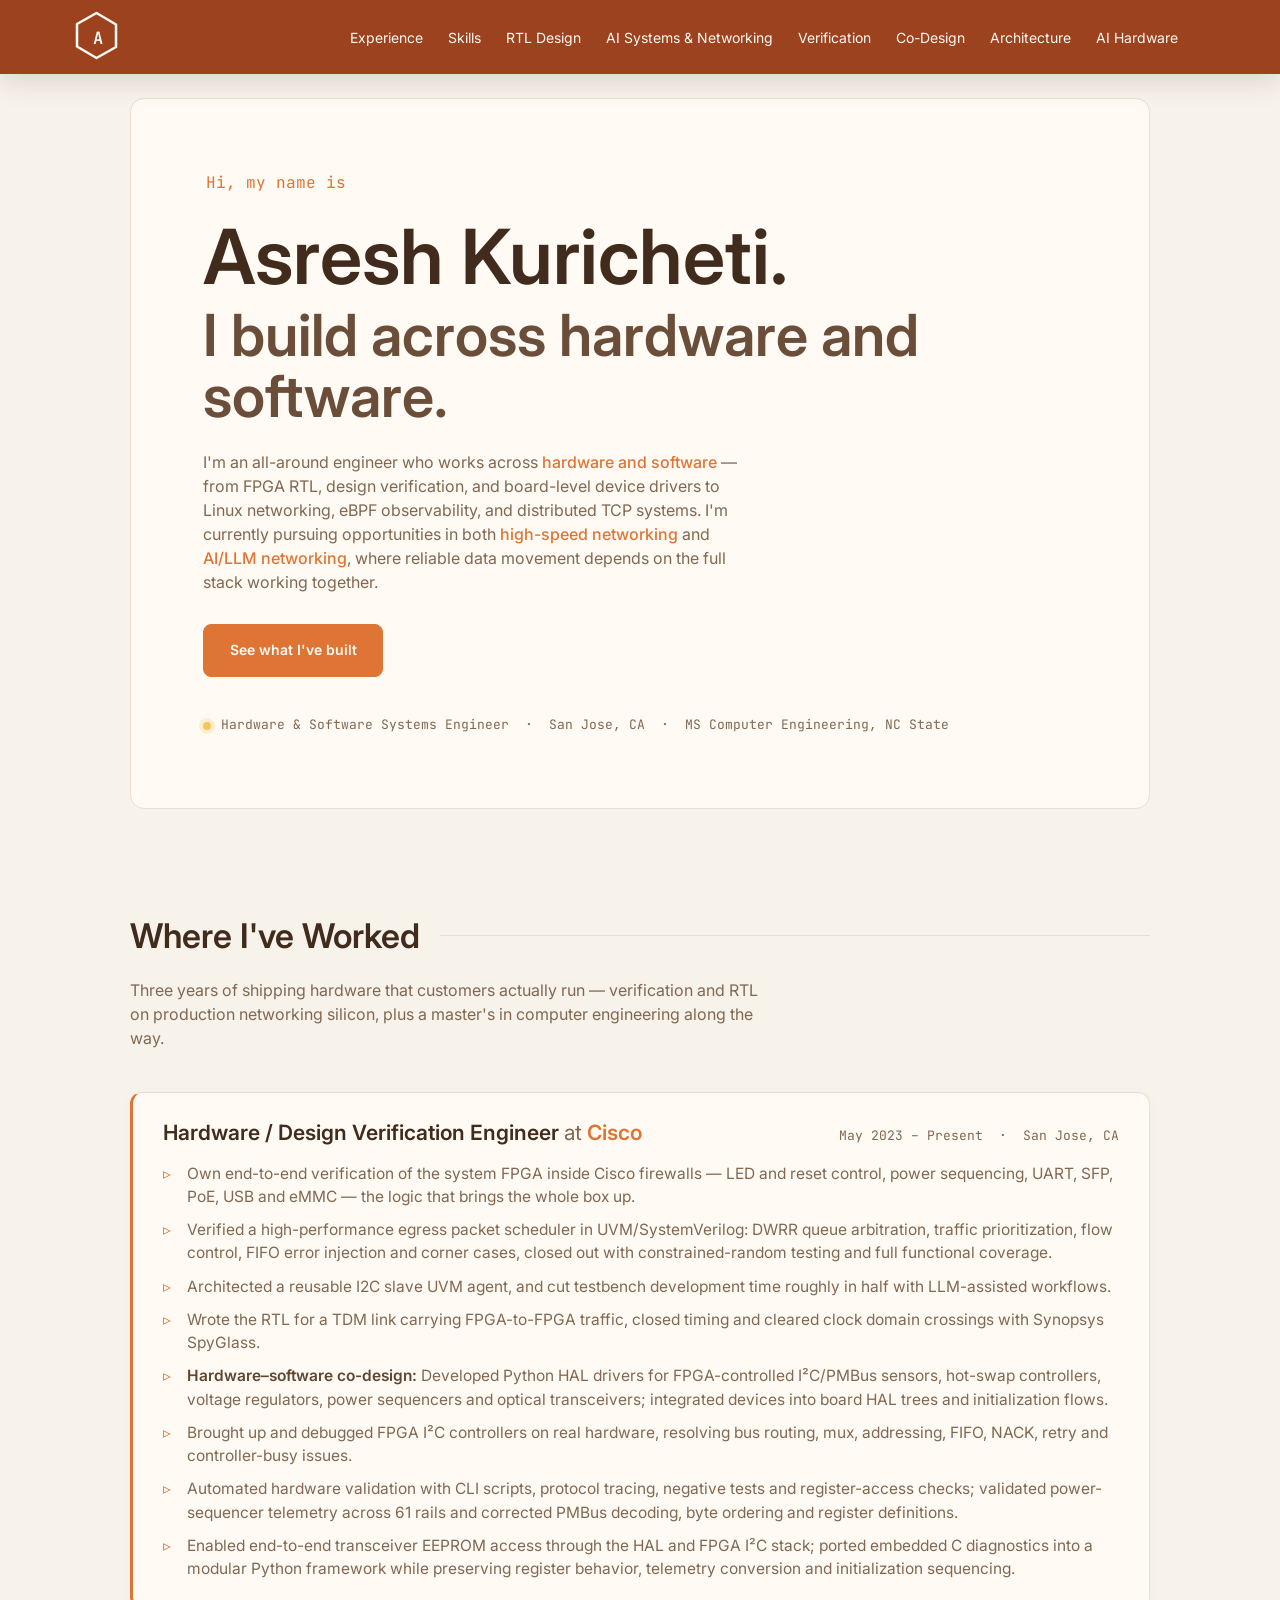
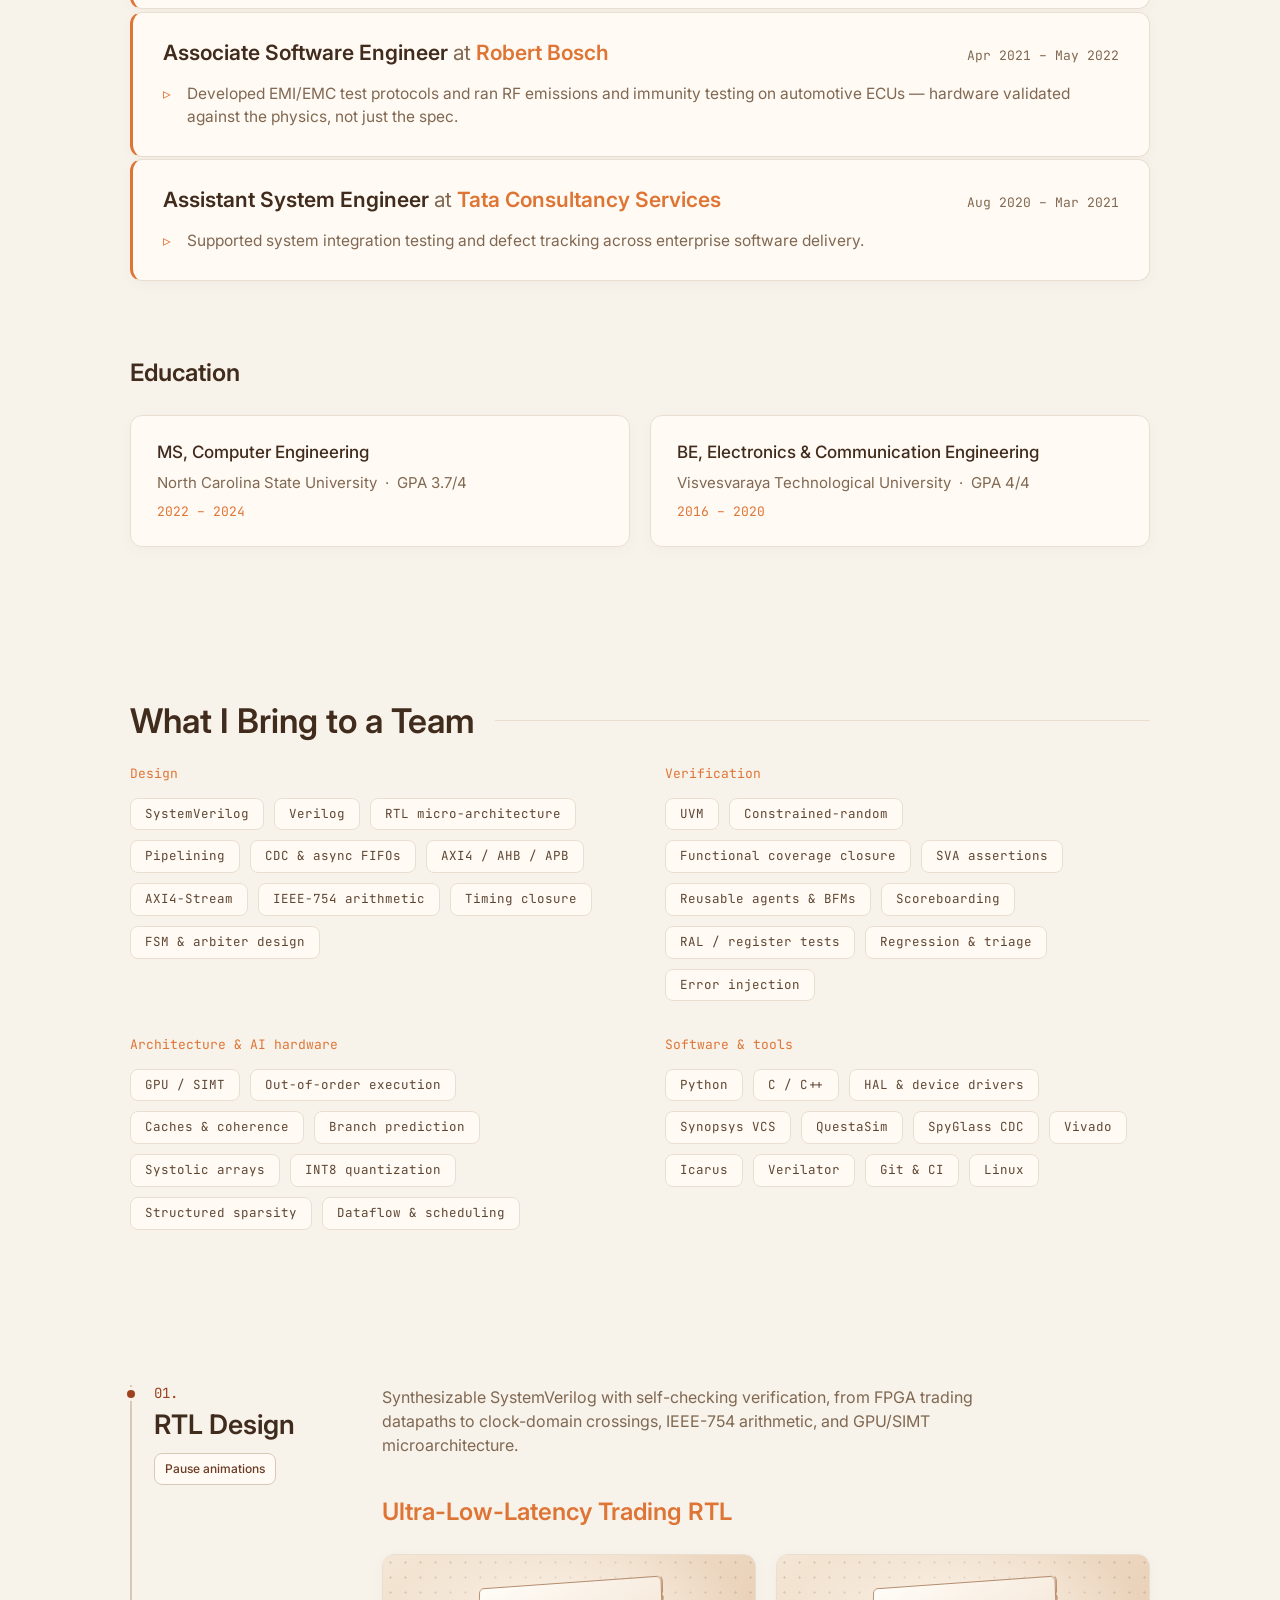
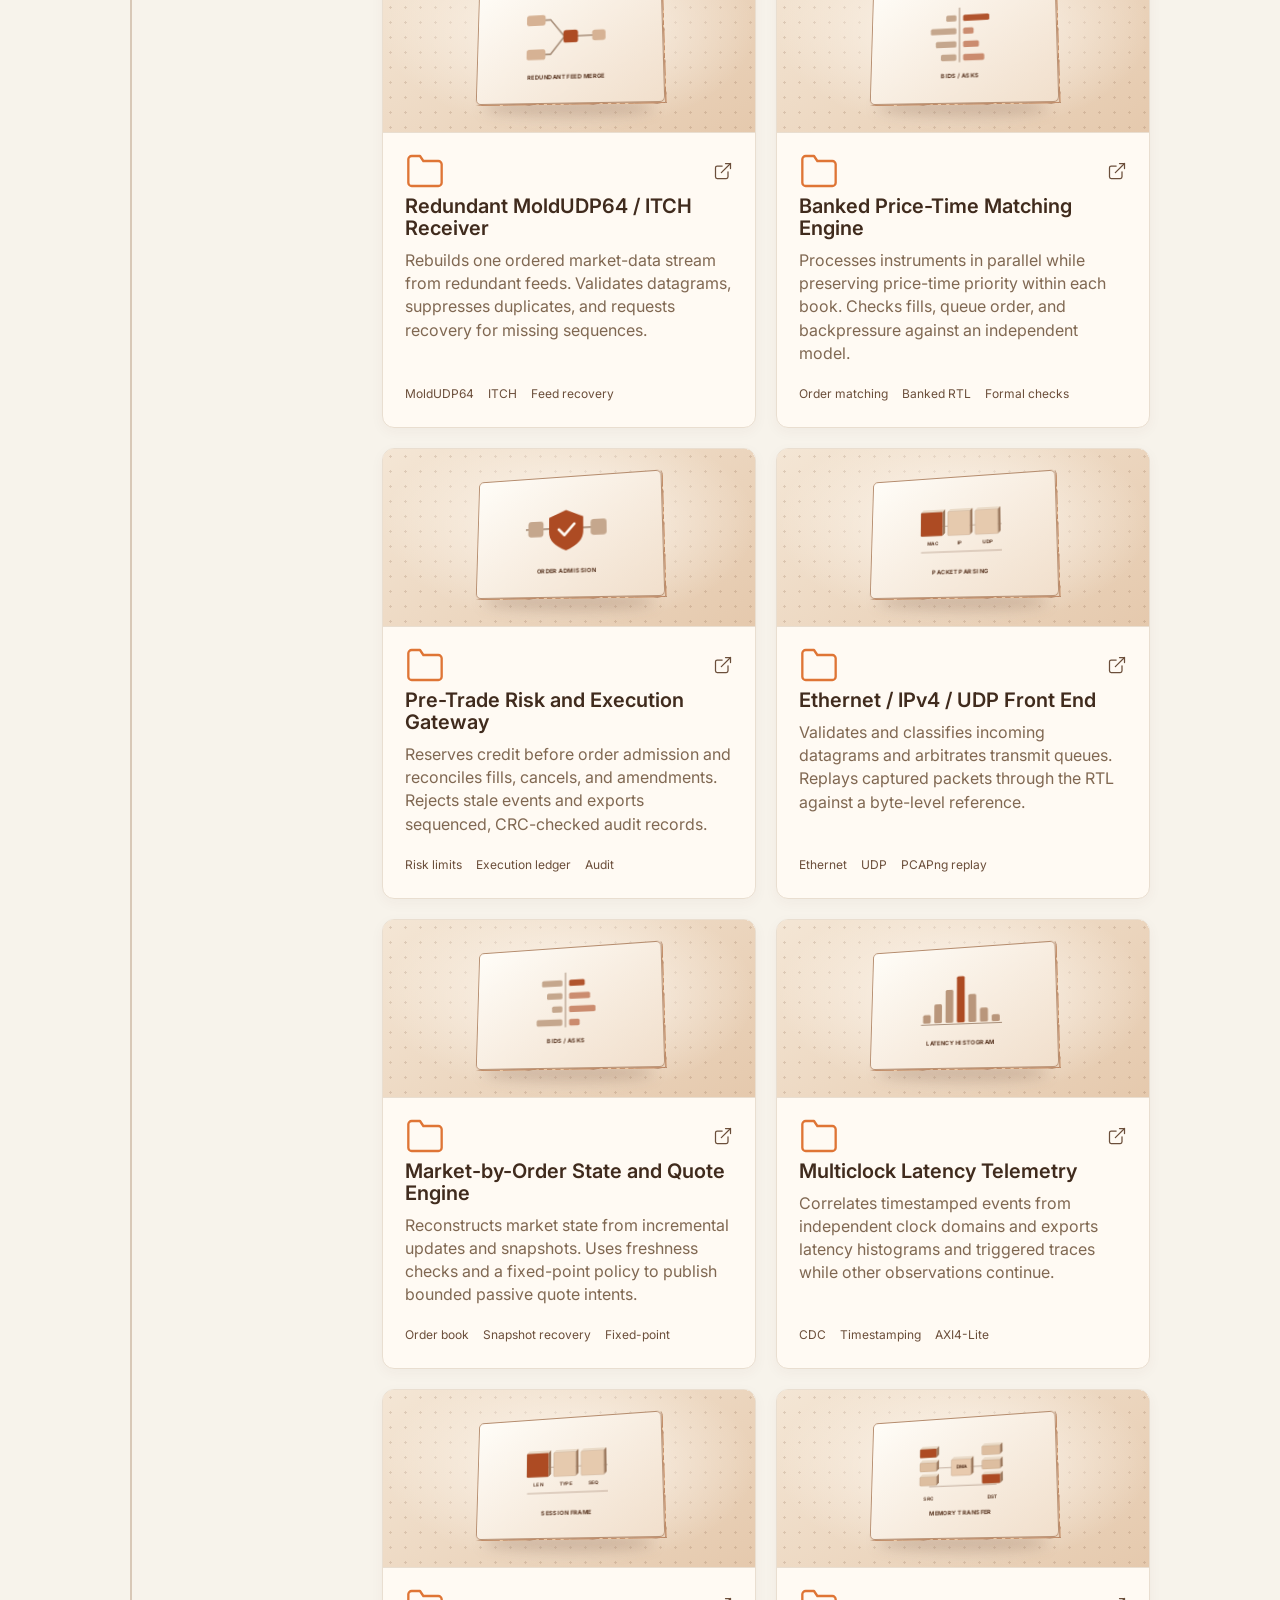
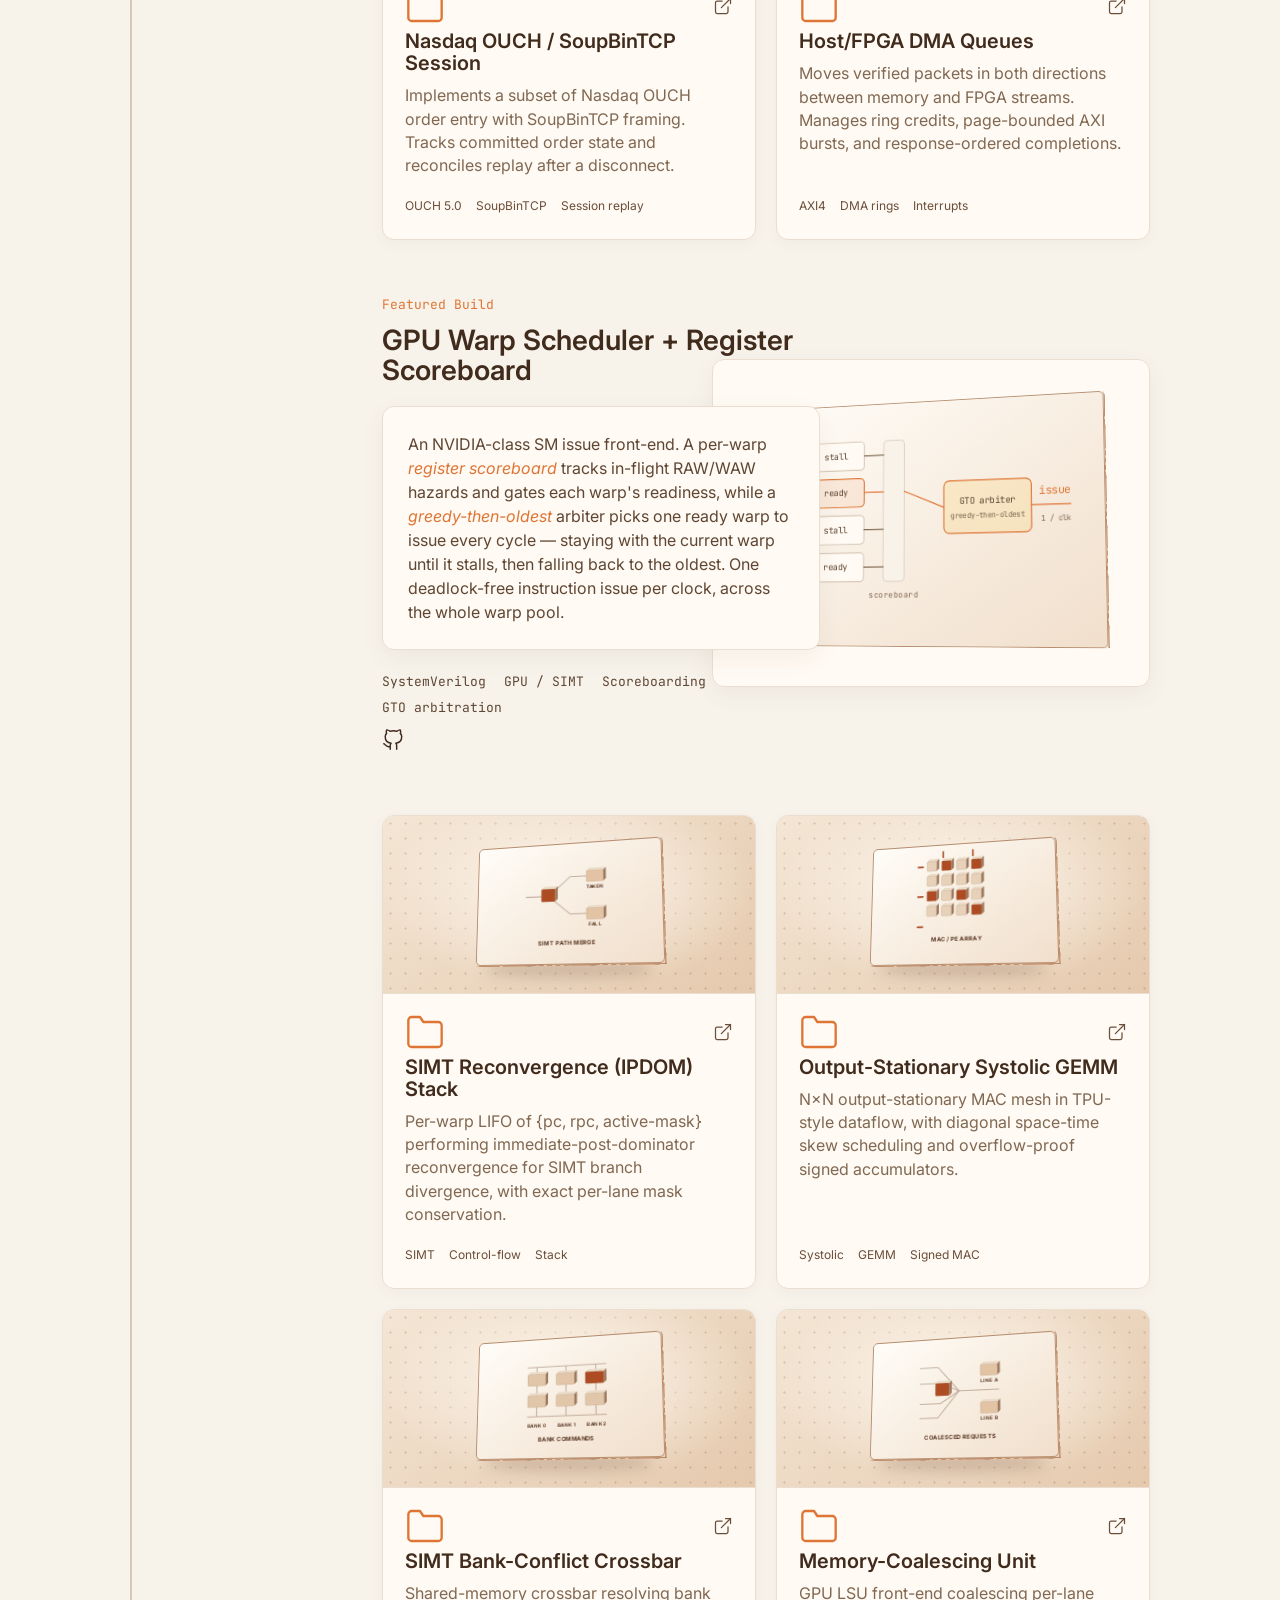
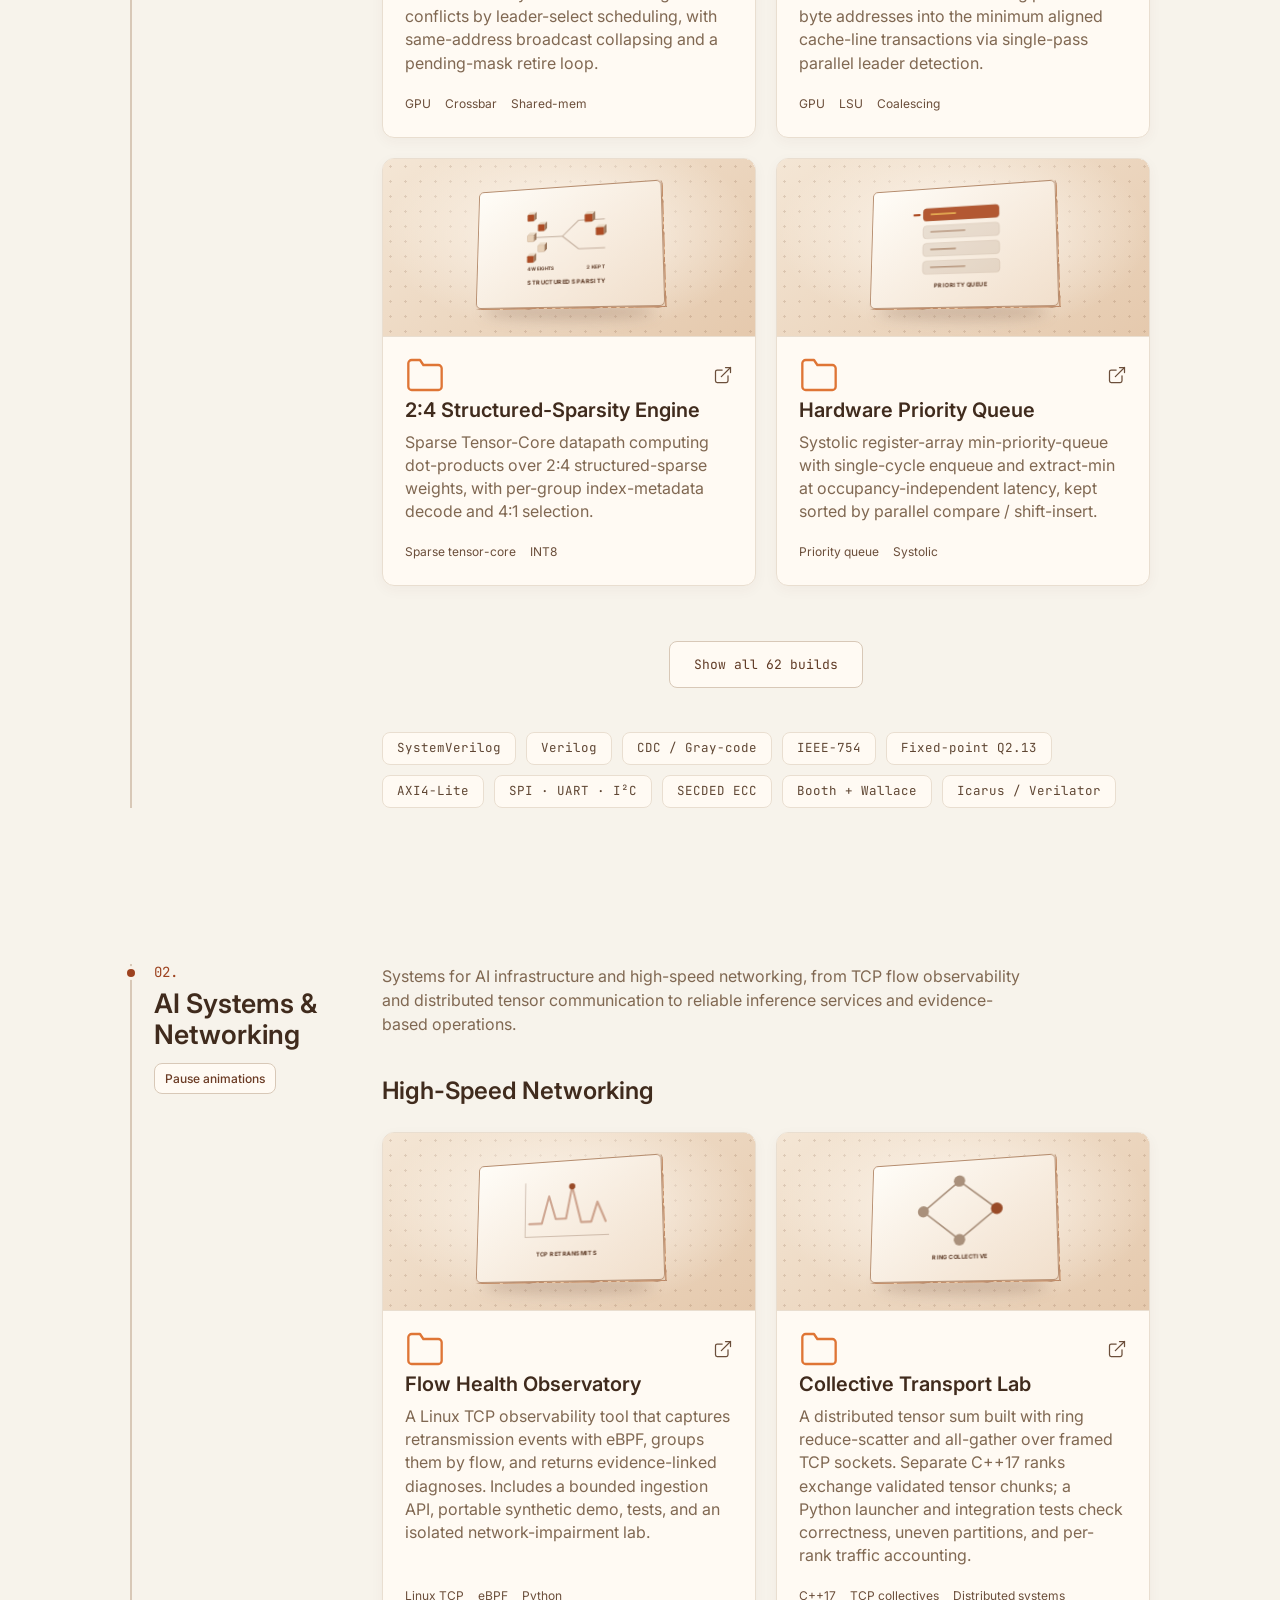
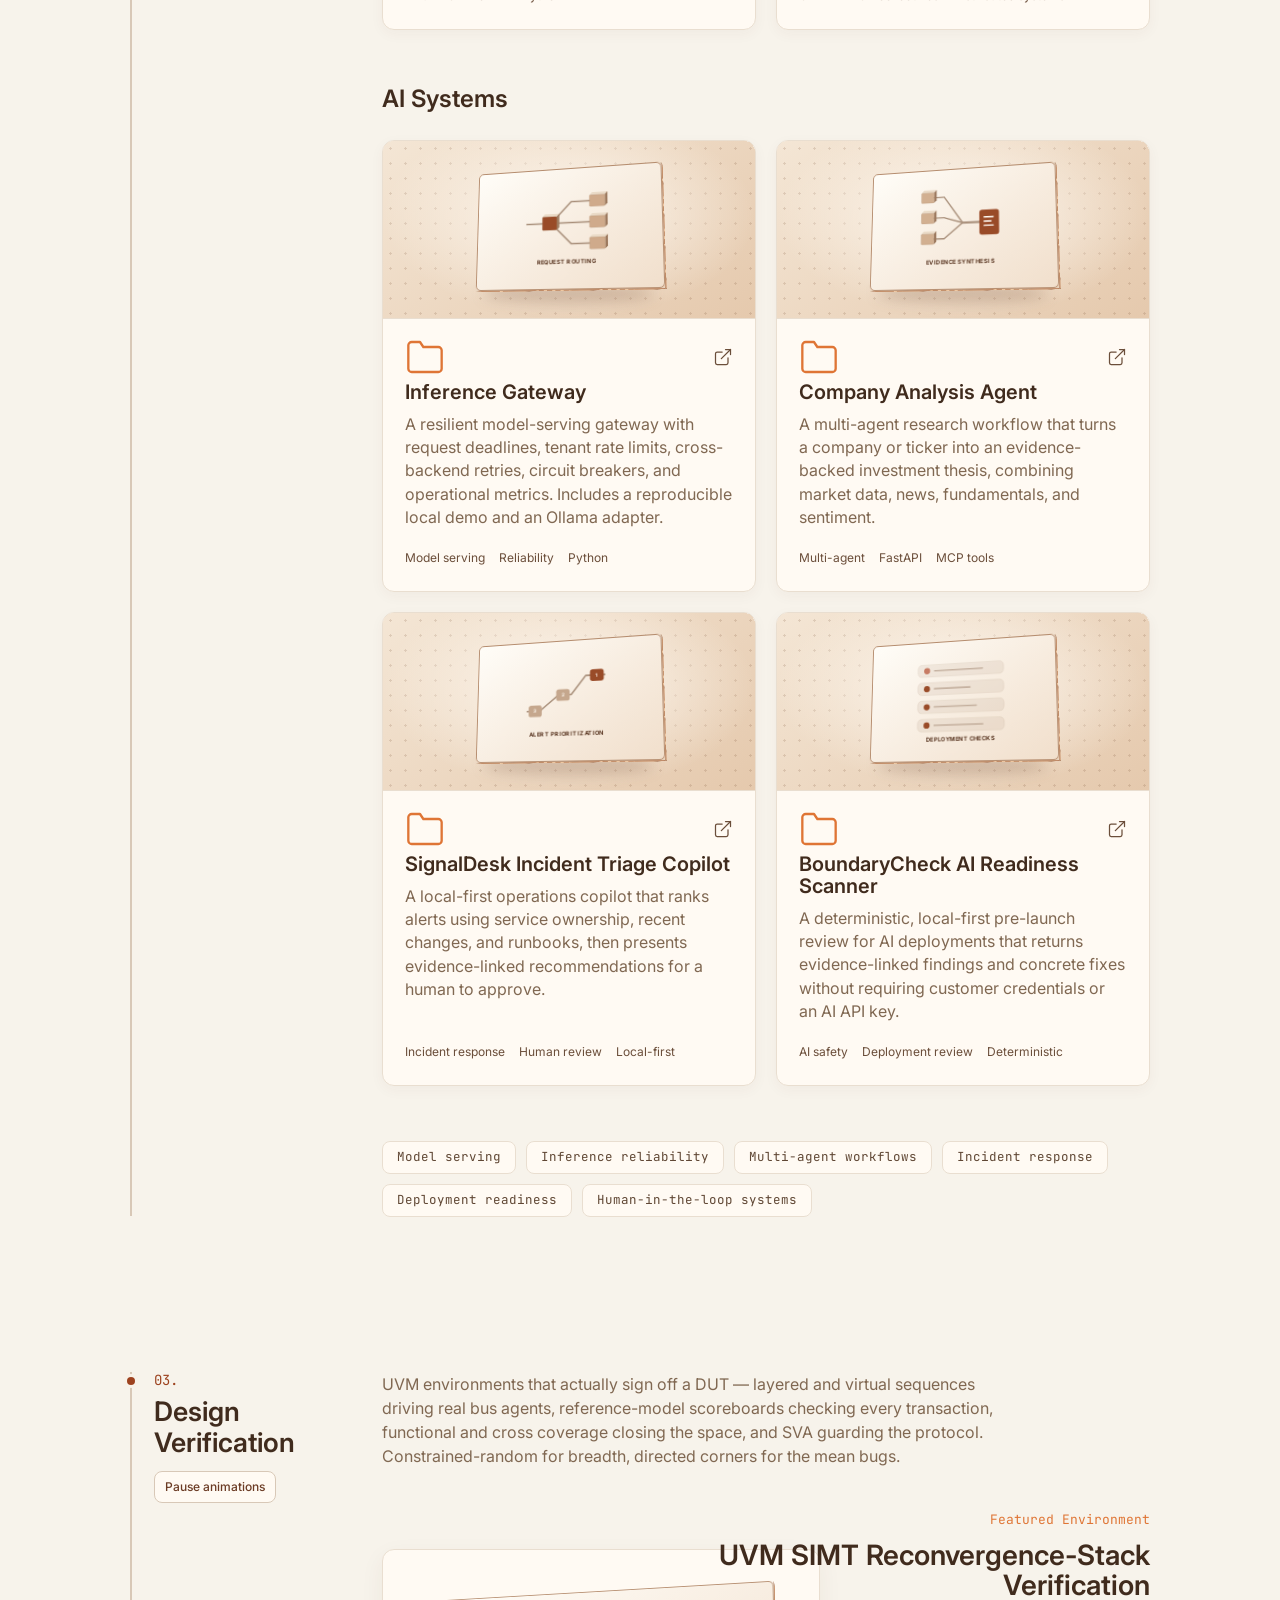
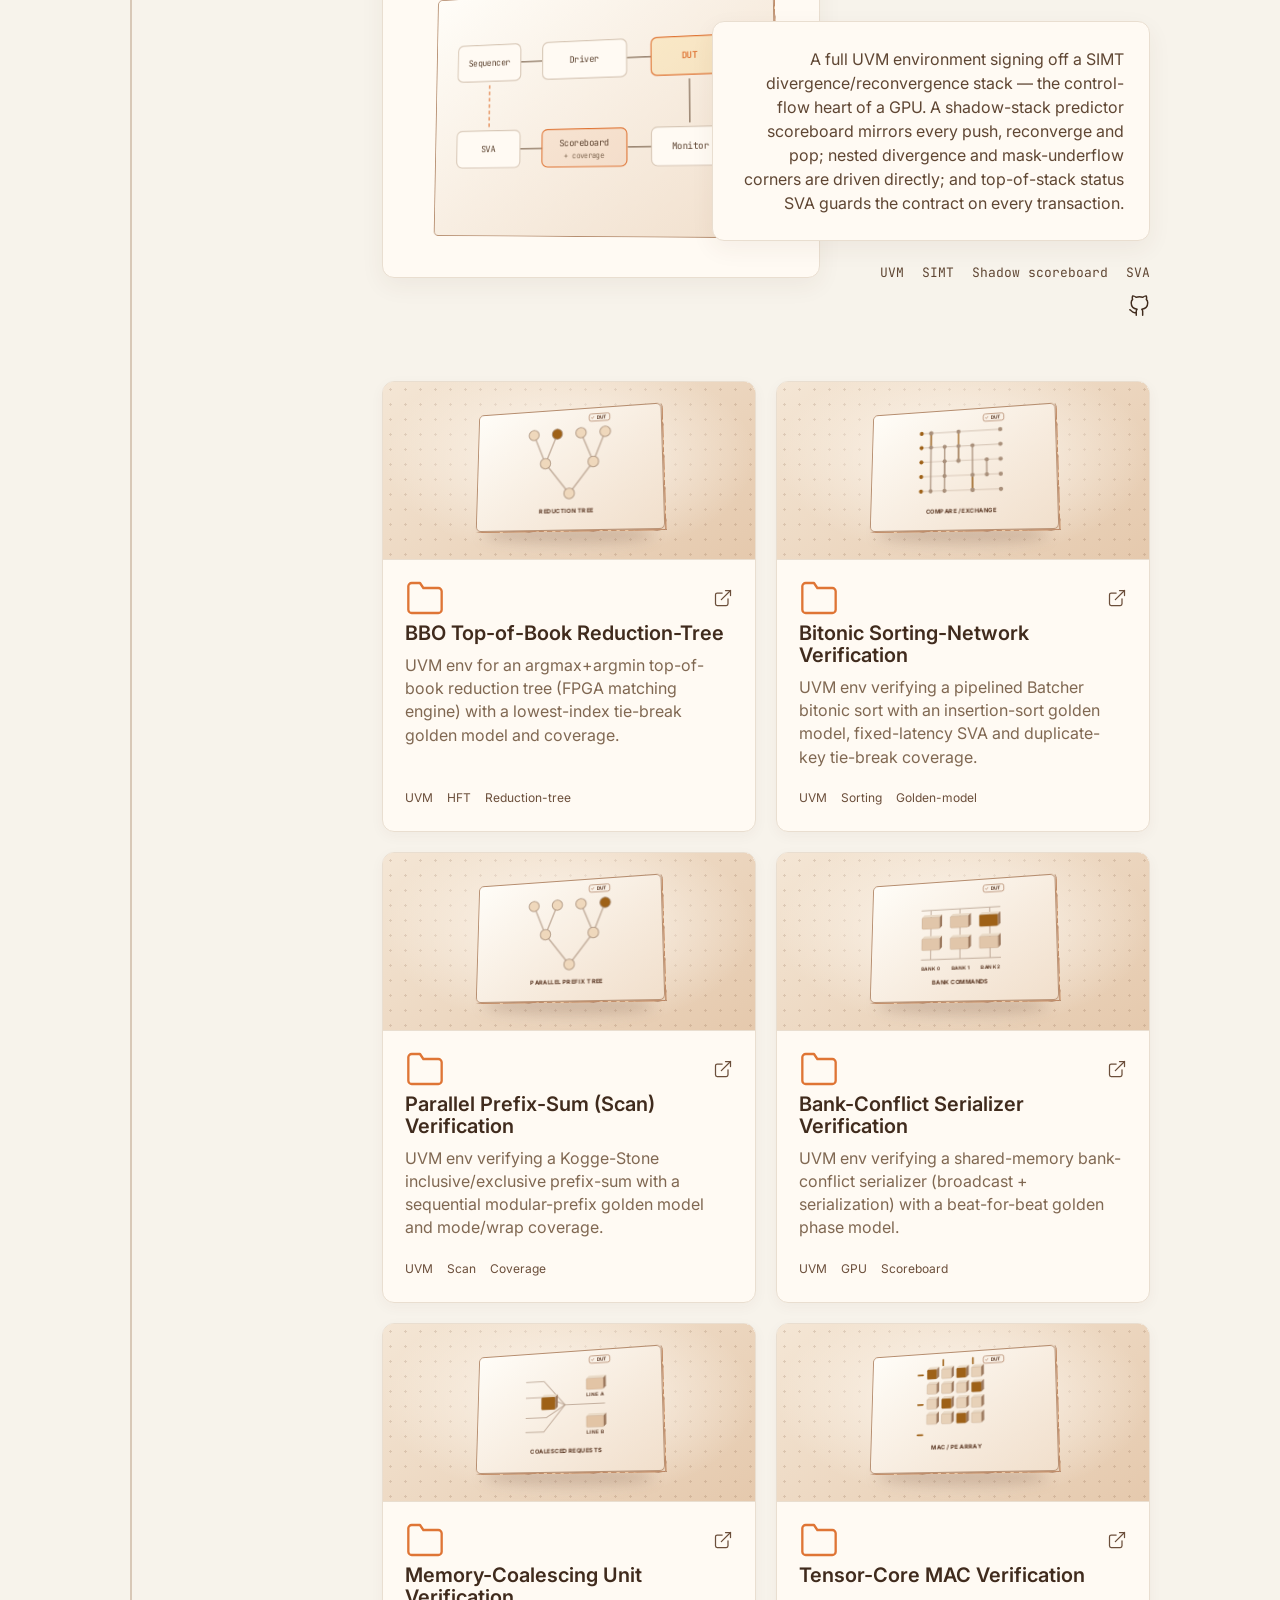
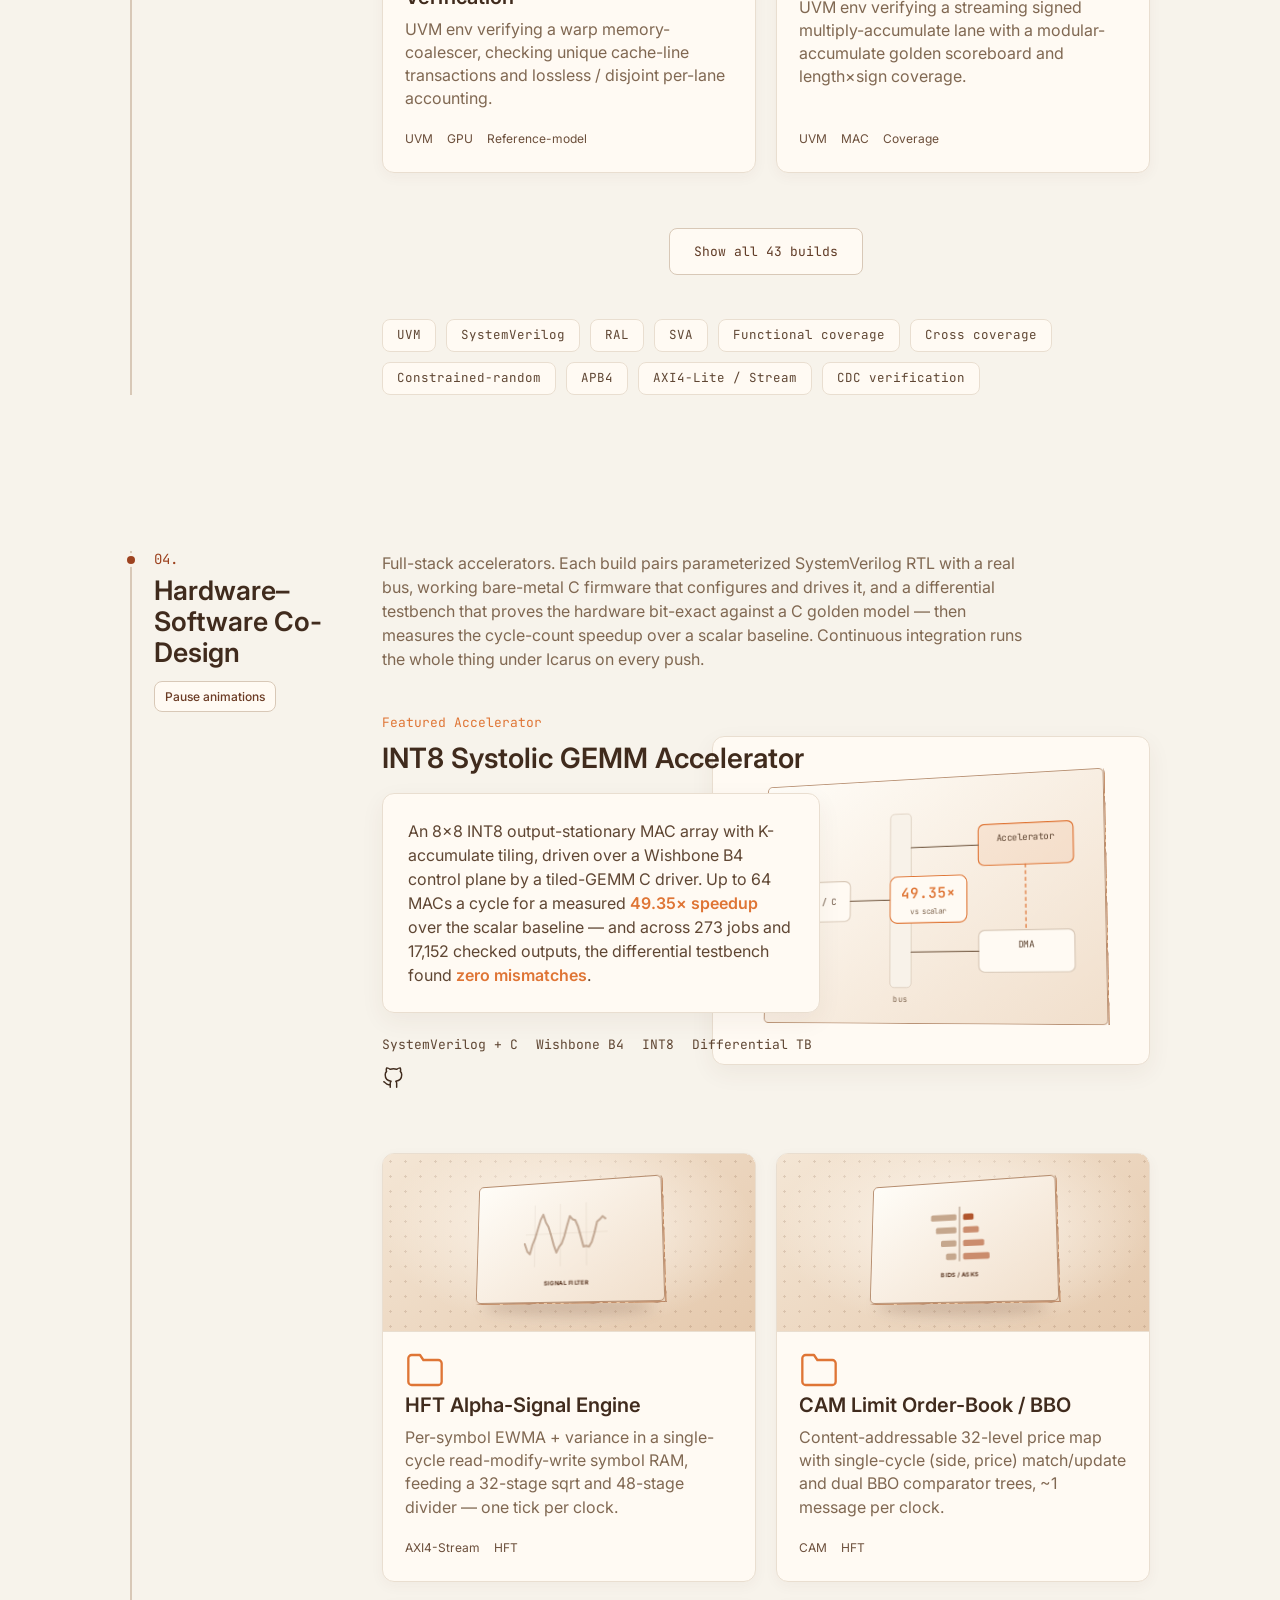
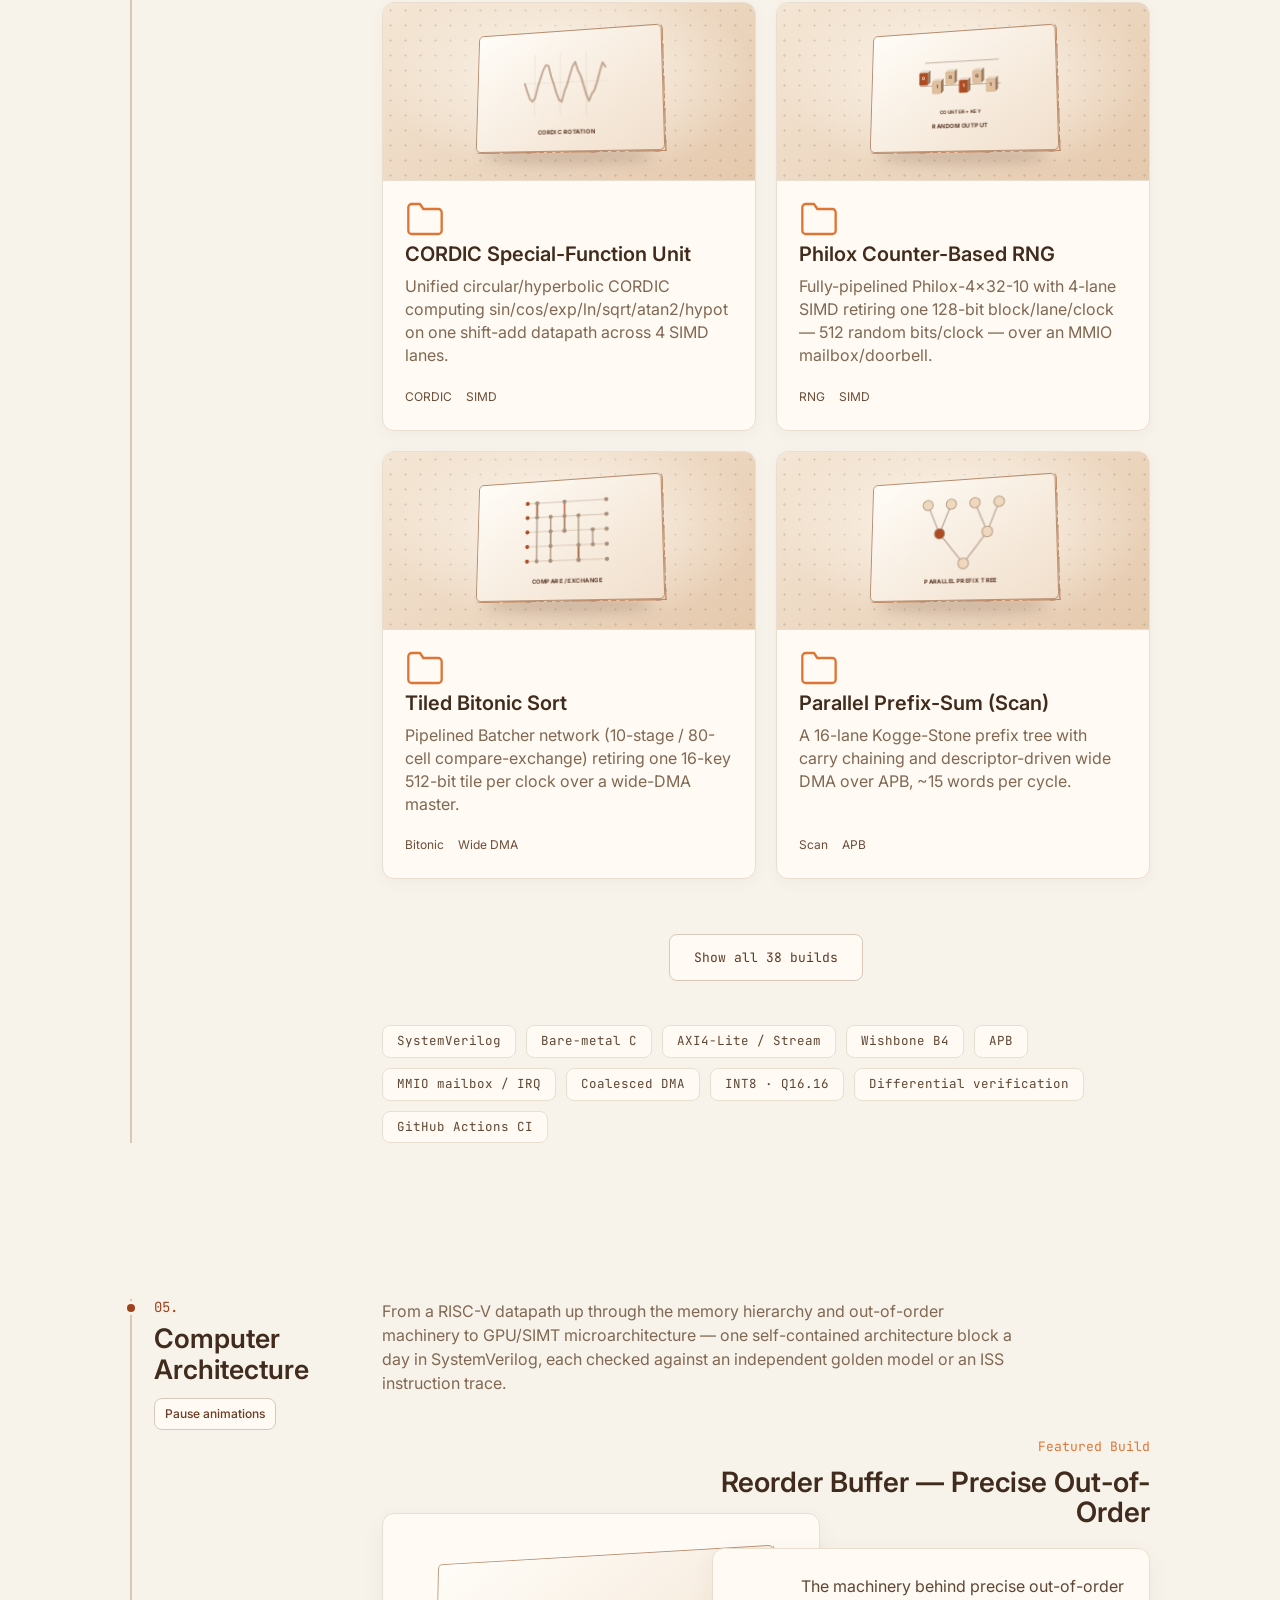
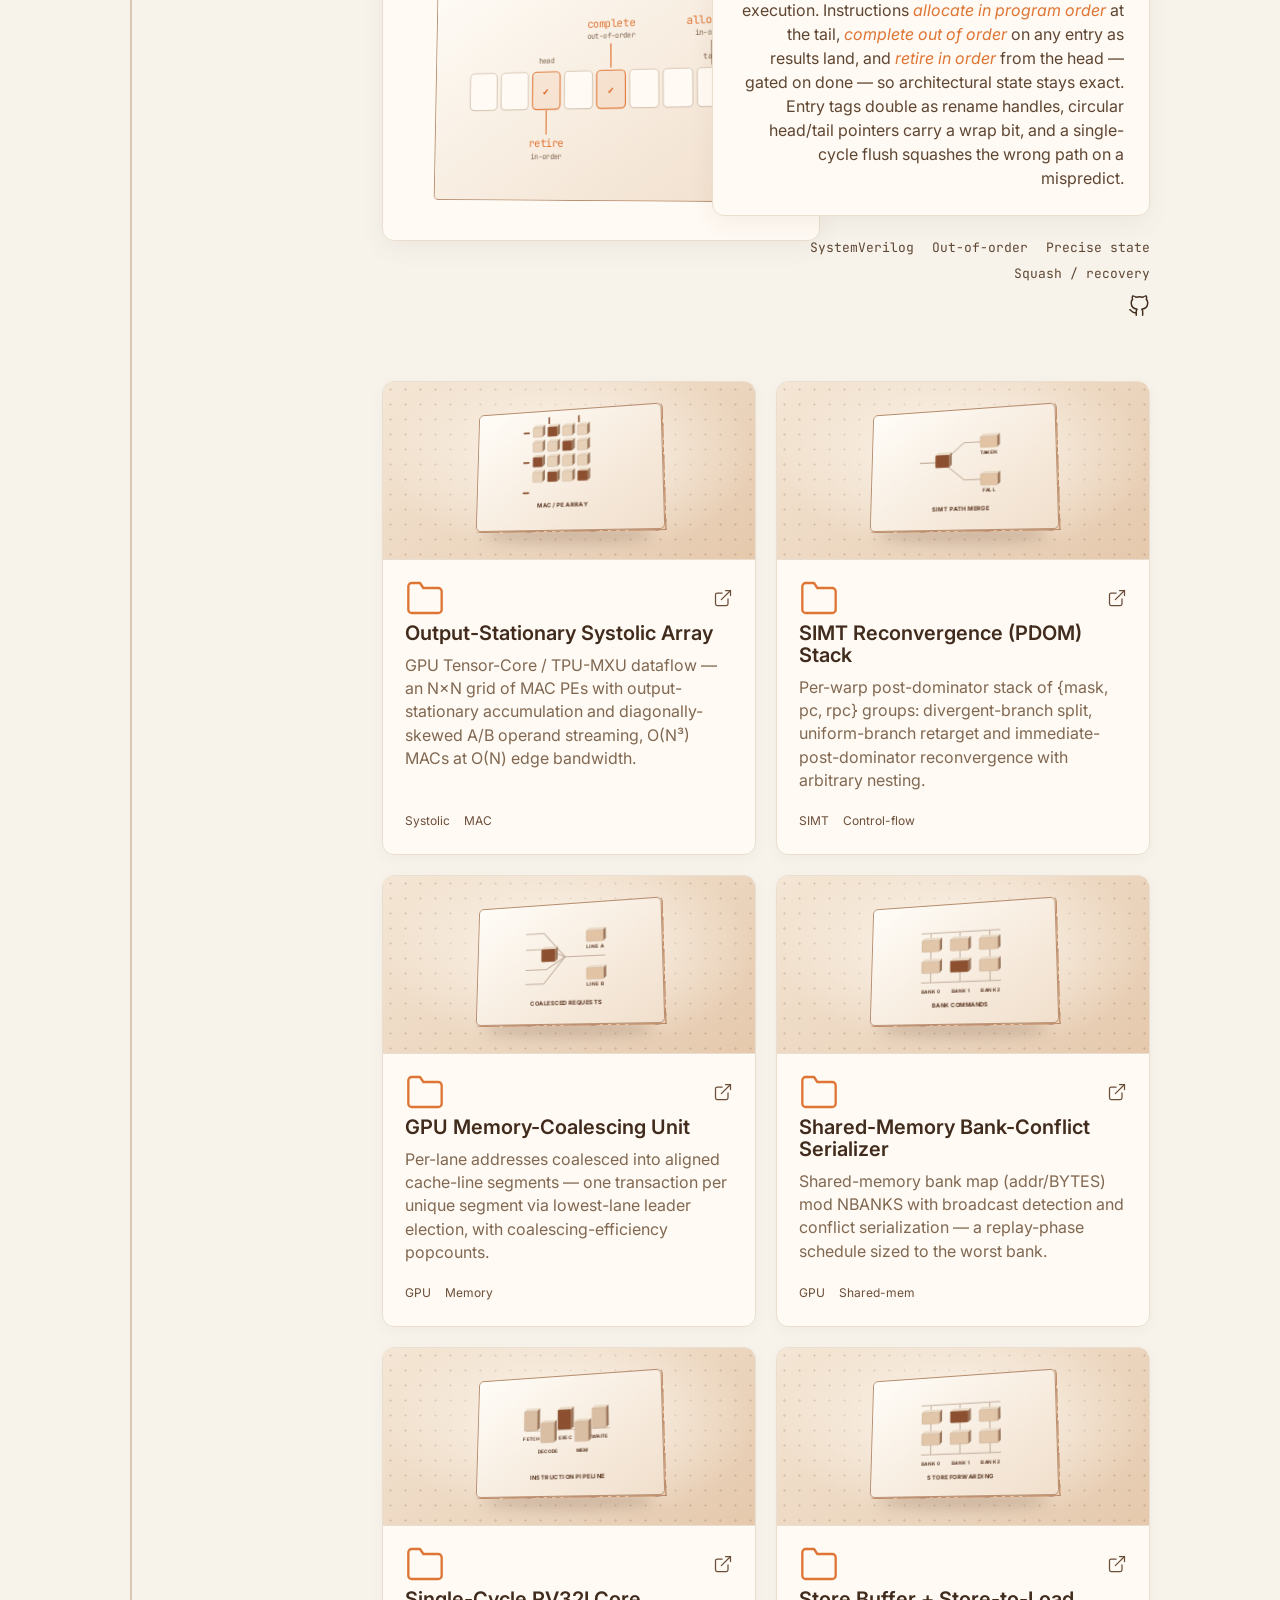
<file: index.html>
<!DOCTYPE html>
<html lang="en" class="no-js">
<head>
  <meta charset="UTF-8" />
  <meta name="viewport" content="width=device-width, initial-scale=1.0" />
  <title>Asresh Kuricheti — Hardware &amp; Software Engineer</title>
  <meta name="description" content="Asresh Kuricheti — hardware and software engineer working across RTL, device drivers, Linux networking, and AI infrastructure. Interested in high-speed and AI/LLM networking." />
  <meta name="author" content="Asresh Kuricheti" />
  <meta name="theme-color" content="#f7f3eb" />
  <meta name="color-scheme" content="light" />

  <!-- Open Graph / social -->
  <meta property="og:type" content="website" />
  <meta property="og:title" content="Asresh Kuricheti — Hardware &amp; Software Engineer" />
  <meta property="og:description" content="Hardware and software engineering across RTL, device drivers, Linux networking, and AI infrastructure." />
  <meta name="twitter:card" content="summary" />

  <link rel="icon" type="image/svg+xml" href="assets/favicon.svg?v=20261016-full-warm" />

  <!-- Fonts (approximating the v4 Calibre + SF Mono stack) -->
  <link rel="preconnect" href="https://fonts.googleapis.com" />
  <link rel="preconnect" href="https://fonts.gstatic.com" crossorigin />
  <link href="https://fonts.googleapis.com/css2?family=Inter:wght@400;500;600;700&family=JetBrains+Mono:wght@400;500&display=swap" rel="stylesheet" />

  <link rel="stylesheet" href="css/styles.css?v=20261124-project-tiles" />

  <!-- Progressive enhancement: mark JS available before first paint so reveal
       animations only apply when JS can un-hide them (no-JS = fully visible). -->
  <script>document.documentElement.classList.remove('no-js');document.documentElement.classList.add('js');</script>
</head>
<body>
<a class="skip-link" href="#content">Skip to Content</a>

<header id="header" class="header">
  <nav class="nav" aria-label="Primary">
    <a href="#hero" class="logo" aria-label="Home — Asresh Kuricheti">
      <svg viewBox="0 0 84 96" width="42" height="48" aria-hidden="true">
        <polygon
          stroke="currentColor" stroke-width="5" fill="none" stroke-linecap="round" stroke-linejoin="round"
          points="39 0 0 22 0 67 39 90 78 68 78 23"></polygon>
        <text x="50%" y="54%" dominant-baseline="middle" text-anchor="middle" class="logo-letter">A</text>
      </svg>
    </a>

    <div class="nav-inner">
      <ol class="nav-links">
        <li><a href="#experience">Experience</a></li>
        <li><a href="#skills">Skills</a></li>
        <li><a href="#rtl">RTL Design</a></li>
        <li><a href="#aisystems">AI Systems &amp; Networking</a></li>
        <li><a href="#verification">Verification</a></li>
        <li><a href="#codesign">Co-Design</a></li>
        <li><a href="#comparch">Architecture</a></li>
        <li><a href="#ai">AI Hardware</a></li>
      </ol>
    </div>

    <button id="menu-btn" class="menu-btn" aria-label="Menu" aria-expanded="false" aria-controls="mobile-menu">
      <span class="menu-bars"><span></span><span></span><span></span></span>
    </button>
  </nav>
</header>

<aside id="mobile-menu" class="mobile-menu" aria-hidden="true">
  <nav aria-label="Mobile">
    <ol class="mobile-links">
      <li><a href="#experience">Experience</a></li>
      <li><a href="#skills">Skills</a></li>
      <li><a href="#rtl">RTL Design</a></li>
      <li><a href="#aisystems">AI Systems &amp; Networking</a></li>
      <li><a href="#verification">Verification</a></li>
      <li><a href="#codesign">Co-Design</a></li>
      <li><a href="#comparch">Computer Architecture</a></li>
      <li><a href="#ai">AI Hardware</a></li>
    </ol>
  </nav>
</aside>
<div id="menu-scrim" class="menu-scrim" hidden></div>

<!-- Fixed left social rail -->
<aside class="rail rail-left" aria-hidden="false">
  <ul class="social-list">
    <li>
      <a href="https://github.com/Asresh" target="_blank" rel="noopener" aria-label="GitHub">
        <svg viewBox="0 0 24 24" width="20" height="20" fill="none" stroke="currentColor" stroke-width="1.6" stroke-linecap="round" stroke-linejoin="round" aria-hidden="true"><path d="M9 19c-5 1.5-5-2.5-7-3m14 6v-3.87a3.37 3.37 0 0 0-.94-2.61c3.14-.35 6.44-1.54 6.44-7A5.44 5.44 0 0 0 20 4.77 5.07 5.07 0 0 0 19.91 1S18.73.65 16 2.48a13.38 13.38 0 0 0-7 0C6.27.65 5.09 1 5.09 1A5.07 5.07 0 0 0 5 4.77a5.44 5.44 0 0 0-1.5 3.78c0 5.42 3.3 6.61 6.44 7A3.37 3.37 0 0 0 9 18.13V22"></path></svg>
      </a>
    </li>
    <li>
      <a href="https://www.linkedin.com/in/asresh-kuricheti/" target="_blank" rel="noopener" aria-label="LinkedIn">
        <svg viewBox="0 0 24 24" width="20" height="20" fill="none" stroke="currentColor" stroke-width="1.6" stroke-linecap="round" stroke-linejoin="round" aria-hidden="true"><path d="M16 8a6 6 0 0 1 6 6v7h-4v-7a2 2 0 0 0-4 0v7h-4v-7a6 6 0 0 1 6-6z"></path><rect x="2" y="9" width="4" height="12"></rect><circle cx="4" cy="4" r="2"></circle></svg>
      </a>
    </li>
    <li>
      <a href="mailto:kasresh402@gmail.com" aria-label="Email">
        <svg viewBox="0 0 24 24" width="20" height="20" fill="none" stroke="currentColor" stroke-width="1.6" stroke-linecap="round" stroke-linejoin="round" aria-hidden="true"><rect x="2" y="4" width="20" height="16" rx="2"></rect><path d="m22 7-10 6L2 7"></path></svg>
      </a>
    </li>
  </ul>
</aside>

<!-- Fixed right email rail -->
<aside class="rail rail-right" aria-hidden="false">
  <a href="mailto:kasresh402@gmail.com" class="email-vertical">kasresh402@gmail.com</a>
</aside>

<main id="content">
  <!-- ============ HERO ============ -->
  <section id="hero" class="hero">
    <p class="overline reveal">Hi, my name is</p>
    <h1 class="hero-name reveal">Asresh Kuricheti.</h1>
    <h2 class="hero-tagline reveal">I build across hardware and software.</h2>
    <p class="hero-blurb reveal">
      I'm an all-around engineer who works across <strong>hardware and software</strong> — from FPGA RTL,
      design verification, and board-level device drivers to Linux networking, eBPF observability, and
      distributed TCP systems. I'm currently pursuing opportunities in both <strong>high-speed networking</strong>
      and <strong>AI/LLM networking</strong>, where reliable data movement depends on the full stack working together.
    </p>
    <div class="hero-actions reveal">
      <a href="#rtl" class="btn btn-lg">See what I've built</a>
      <p class="hero-meta">
        <span class="dot" aria-hidden="true"></span>
        <span>
          Hardware &amp; Software Systems Engineer &nbsp;&middot;&nbsp; San Jose, CA &nbsp;&middot;&nbsp;
          MS Computer Engineering, NC State
        </span>
      </p>
    </div>
  </section>

  <!-- ============ EXPERIENCE ============ -->
  <section id="experience" class="numbered-section">
    <h2 class="numbered-heading reveal">Where I've Worked</h2>
    <p class="section-intro reveal">
      Three years of shipping hardware that customers actually run &mdash; verification and RTL on production
      networking silicon, plus a master's in computer engineering along the way.
    </p>

    <ol class="timeline">
      <li class="tl-item reveal">
        <div class="tl-head">
          <h3 class="tl-role">Hardware / Design Verification Engineer <span class="tl-at">at</span> <span class="tl-co">Cisco</span></h3>
          <p class="tl-when">May 2023 &#8211; Present &nbsp;&middot;&nbsp; San Jose, CA</p>
        </div>
        <ul class="tl-points">
          <li>
            Own end-to-end verification of the system FPGA inside Cisco firewalls &mdash; LED and reset control,
            power sequencing, UART, SFP, PoE, USB and eMMC &mdash; the logic that brings the whole box up.
          </li>
          <li>
            Verified a high-performance egress packet scheduler in UVM/SystemVerilog: DWRR queue
            arbitration, traffic prioritization, flow control, FIFO error injection and corner cases,
            closed out with constrained-random testing and full functional coverage.
          </li>
          <li>
            Architected a reusable I2C slave UVM agent, and cut testbench development time roughly in
            half with LLM-assisted workflows.
          </li>
          <li>
            Wrote the RTL for a TDM link carrying FPGA-to-FPGA traffic, closed timing and cleared clock
            domain crossings with Synopsys SpyGlass.
          </li>
          <li>
            <strong>Hardware–software co-design:</strong> Developed Python HAL drivers for
            FPGA-controlled I²C/PMBus sensors, hot-swap controllers, voltage regulators, power
            sequencers and optical transceivers; integrated devices into board HAL trees and
            initialization flows.
          </li>
          <li>
            Brought up and debugged FPGA I²C controllers on real hardware, resolving bus routing,
            mux, addressing, FIFO, NACK, retry and controller-busy issues.
          </li>
          <li>
            Automated hardware validation with CLI scripts, protocol tracing, negative tests and
            register-access checks; validated power-sequencer telemetry across 61 rails and corrected
            PMBus decoding, byte ordering and register definitions.
          </li>
          <li>
            Enabled end-to-end transceiver EEPROM access through the HAL and FPGA I²C stack; ported
            embedded C diagnostics into a modular Python framework while preserving register behavior,
            telemetry conversion and initialization sequencing.
          </li>
        </ul>
      </li>

      <li class="tl-item reveal">
        <div class="tl-head">
          <h3 class="tl-role">Associate Software Engineer <span class="tl-at">at</span> <span class="tl-co">Robert Bosch</span></h3>
          <p class="tl-when">Apr 2021 &#8211; May 2022</p>
        </div>
        <ul class="tl-points">
          <li>
            Developed EMI/EMC test protocols and ran RF emissions and immunity testing on automotive ECUs &mdash;
            hardware validated against the physics, not just the spec.
          </li>
        </ul>
      </li>

      <li class="tl-item reveal">
        <div class="tl-head">
          <h3 class="tl-role">Assistant System Engineer <span class="tl-at">at</span> <span class="tl-co">Tata Consultancy Services</span></h3>
          <p class="tl-when">Aug 2020 &#8211; Mar 2021</p>
        </div>
        <ul class="tl-points">
          <li>Supported system integration testing and defect tracking across enterprise software delivery.</li>
        </ul>
      </li>
    </ol>

    <h3 class="sub-heading reveal">Education</h3>
    <ul class="edu-list">
      <li class="edu-item reveal">
        <p class="edu-degree">MS, Computer Engineering</p>
        <p class="edu-where">North Carolina State University &nbsp;&middot;&nbsp; GPA 3.7/4</p>
        <p class="edu-when">2022 &#8211; 2024</p>
      </li>
      <li class="edu-item reveal">
        <p class="edu-degree">BE, Electronics &amp; Communication Engineering</p>
        <p class="edu-where">Visvesvaraya Technological University &nbsp;&middot;&nbsp; GPA 4/4</p>
        <p class="edu-when">2016 &#8211; 2020</p>
      </li>
    </ul>
  </section>

  <!-- ============ SKILLS ============ -->
  <section id="skills" class="numbered-section">
    <h2 class="numbered-heading reveal">What I Bring to a Team</h2>
    <div class="skills-grid">
      <div class="skill-group reveal">
        <p class="skill-label">Design</p>
        <ul class="chips">
          <li>SystemVerilog</li><li>Verilog</li><li>RTL micro&#8209;architecture</li><li>Pipelining</li>
          <li>CDC &amp; async FIFOs</li><li>AXI4 / AHB / APB</li><li>AXI4&#8209;Stream</li>
          <li>IEEE&#8209;754 arithmetic</li><li>Timing closure</li><li>FSM &amp; arbiter design</li>
        </ul>
      </div>
      <div class="skill-group reveal">
        <p class="skill-label">Verification</p>
        <ul class="chips">
          <li>UVM</li><li>Constrained&#8209;random</li><li>Functional coverage closure</li>
          <li>SVA assertions</li><li>Reusable agents &amp; BFMs</li><li>Scoreboarding</li>
          <li>RAL / register tests</li><li>Regression &amp; triage</li><li>Error injection</li>
        </ul>
      </div>
      <div class="skill-group reveal">
        <p class="skill-label">Architecture &amp; AI hardware</p>
        <ul class="chips">
          <li>GPU / SIMT</li><li>Out&#8209;of&#8209;order execution</li><li>Caches &amp; coherence</li>
          <li>Branch prediction</li><li>Systolic arrays</li><li>INT8 quantization</li>
          <li>Structured sparsity</li><li>Dataflow &amp; scheduling</li>
        </ul>
      </div>
      <div class="skill-group reveal">
        <p class="skill-label">Software &amp; tools</p>
        <ul class="chips">
          <li>Python</li><li>C / C++</li><li>HAL &amp; device drivers</li><li>Synopsys VCS</li>
          <li>QuestaSim</li><li>SpyGlass CDC</li><li>Vivado</li><li>Icarus</li><li>Verilator</li>
          <li>Git &amp; CI</li><li>Linux</li>
        </ul>
      </div>
    </div>
  </section>

  <!-- ============ 01. RTL DESIGN ============ -->
  <section id="rtl" class="numbered-section" aria-labelledby="subject-rtl">
    <div class="project-layout">
      <header class="project-subject">
        <h2 id="subject-rtl" class="numbered-heading reveal"><span class="section-num">01.</span> RTL Design</h2>
      </header>
      <div class="project-content">
    <p class="section-intro reveal">
      Synthesizable SystemVerilog with self-checking verification, from FPGA trading datapaths to
      clock-domain crossings, IEEE-754 arithmetic, and GPU/SIMT microarchitecture.
    </p>

    <h3 id="rtl-hft" class="sub-heading reveal"><a href="https://github.com/Asresh/ultra-low-latency-trading-rtl" target="_blank" rel="noopener">Ultra-Low-Latency Trading RTL</a></h3>
    <!-- AUTO:rtl-hft:start (generated by scripts/sync.py — edit data/projects.json, not here) -->
    <ul class="projects-grid reveal">
      <li class="project-card">
        <div class="card-top">
          <span class="card-folder" aria-hidden="true"><svg viewBox="0 0 24 24" width="40" height="40" fill="none" stroke="currentColor" stroke-width="1.4" stroke-linecap="round" stroke-linejoin="round"><path d="M22 19a2 2 0 0 1-2 2H4a2 2 0 0 1-2-2V5a2 2 0 0 1 2-2h5l2 3h9a2 2 0 0 1 2 2z"></path></svg></span>
          <a class="card-link" href="https://github.com/Asresh/ultra-low-latency-trading-rtl/tree/main/day01-redundant_market_data" target="_blank" rel="noopener" aria-label="Open day01-redundant_market_data on GitHub"><svg viewBox="0 0 24 24" width="20" height="20" fill="none" stroke="currentColor" stroke-width="1.5" stroke-linecap="round" stroke-linejoin="round"><path d="M18 13v6a2 2 0 0 1-2 2H5a2 2 0 0 1-2-2V8a2 2 0 0 1 2-2h6"></path><polyline points="15 3 21 3 21 9"></polyline><line x1="10" y1="14" x2="21" y2="3"></line></svg></a>
        </div>
        <h4 class="card-title"><a href="https://github.com/Asresh/ultra-low-latency-trading-rtl/tree/main/day01-redundant_market_data" target="_blank" rel="noopener">Redundant MoldUDP64 / ITCH Receiver</a></h4>
        <p class="card-desc">Rebuilds one ordered market-data stream from redundant feeds. Validates datagrams, suppresses duplicates, and requests recovery for missing sequences.</p>
        <ul class="card-tech"><li>MoldUDP64</li><li>ITCH</li><li>Feed recovery</li></ul>
      </li>

      <li class="project-card">
        <div class="card-top">
          <span class="card-folder" aria-hidden="true"><svg viewBox="0 0 24 24" width="40" height="40" fill="none" stroke="currentColor" stroke-width="1.4" stroke-linecap="round" stroke-linejoin="round"><path d="M22 19a2 2 0 0 1-2 2H4a2 2 0 0 1-2-2V5a2 2 0 0 1 2-2h5l2 3h9a2 2 0 0 1 2 2z"></path></svg></span>
          <a class="card-link" href="https://github.com/Asresh/ultra-low-latency-trading-rtl/tree/main/day02-banked_matching_engine" target="_blank" rel="noopener" aria-label="Open day02-banked_matching_engine on GitHub"><svg viewBox="0 0 24 24" width="20" height="20" fill="none" stroke="currentColor" stroke-width="1.5" stroke-linecap="round" stroke-linejoin="round"><path d="M18 13v6a2 2 0 0 1-2 2H5a2 2 0 0 1-2-2V8a2 2 0 0 1 2-2h6"></path><polyline points="15 3 21 3 21 9"></polyline><line x1="10" y1="14" x2="21" y2="3"></line></svg></a>
        </div>
        <h4 class="card-title"><a href="https://github.com/Asresh/ultra-low-latency-trading-rtl/tree/main/day02-banked_matching_engine" target="_blank" rel="noopener">Banked Price-Time Matching Engine</a></h4>
        <p class="card-desc">Processes instruments in parallel while preserving price-time priority within each book. Checks fills, queue order, and backpressure against an independent model.</p>
        <ul class="card-tech"><li>Order matching</li><li>Banked RTL</li><li>Formal checks</li></ul>
      </li>

      <li class="project-card">
        <div class="card-top">
          <span class="card-folder" aria-hidden="true"><svg viewBox="0 0 24 24" width="40" height="40" fill="none" stroke="currentColor" stroke-width="1.4" stroke-linecap="round" stroke-linejoin="round"><path d="M22 19a2 2 0 0 1-2 2H4a2 2 0 0 1-2-2V5a2 2 0 0 1 2-2h5l2 3h9a2 2 0 0 1 2 2z"></path></svg></span>
          <a class="card-link" href="https://github.com/Asresh/ultra-low-latency-trading-rtl/tree/main/day03-order_risk_gateway" target="_blank" rel="noopener" aria-label="Open day03-order_risk_gateway on GitHub"><svg viewBox="0 0 24 24" width="20" height="20" fill="none" stroke="currentColor" stroke-width="1.5" stroke-linecap="round" stroke-linejoin="round"><path d="M18 13v6a2 2 0 0 1-2 2H5a2 2 0 0 1-2-2V8a2 2 0 0 1 2-2h6"></path><polyline points="15 3 21 3 21 9"></polyline><line x1="10" y1="14" x2="21" y2="3"></line></svg></a>
        </div>
        <h4 class="card-title"><a href="https://github.com/Asresh/ultra-low-latency-trading-rtl/tree/main/day03-order_risk_gateway" target="_blank" rel="noopener">Pre-Trade Risk and Execution Gateway</a></h4>
        <p class="card-desc">Reserves credit before order admission and reconciles fills, cancels, and amendments. Rejects stale events and exports sequenced, CRC-checked audit records.</p>
        <ul class="card-tech"><li>Risk limits</li><li>Execution ledger</li><li>Audit</li></ul>
      </li>

      <li class="project-card">
        <div class="card-top">
          <span class="card-folder" aria-hidden="true"><svg viewBox="0 0 24 24" width="40" height="40" fill="none" stroke="currentColor" stroke-width="1.4" stroke-linecap="round" stroke-linejoin="round"><path d="M22 19a2 2 0 0 1-2 2H4a2 2 0 0 1-2-2V5a2 2 0 0 1 2-2h5l2 3h9a2 2 0 0 1 2 2z"></path></svg></span>
          <a class="card-link" href="https://github.com/Asresh/ultra-low-latency-trading-rtl/tree/main/day04-ethernet_udp_frontend" target="_blank" rel="noopener" aria-label="Open day04-ethernet_udp_frontend on GitHub"><svg viewBox="0 0 24 24" width="20" height="20" fill="none" stroke="currentColor" stroke-width="1.5" stroke-linecap="round" stroke-linejoin="round"><path d="M18 13v6a2 2 0 0 1-2 2H5a2 2 0 0 1-2-2V8a2 2 0 0 1 2-2h6"></path><polyline points="15 3 21 3 21 9"></polyline><line x1="10" y1="14" x2="21" y2="3"></line></svg></a>
        </div>
        <h4 class="card-title"><a href="https://github.com/Asresh/ultra-low-latency-trading-rtl/tree/main/day04-ethernet_udp_frontend" target="_blank" rel="noopener">Ethernet / IPv4 / UDP Front End</a></h4>
        <p class="card-desc">Validates and classifies incoming datagrams and arbitrates transmit queues. Replays captured packets through the RTL against a byte-level reference.</p>
        <ul class="card-tech"><li>Ethernet</li><li>UDP</li><li>PCAPng replay</li></ul>
      </li>

      <li class="project-card">
        <div class="card-top">
          <span class="card-folder" aria-hidden="true"><svg viewBox="0 0 24 24" width="40" height="40" fill="none" stroke="currentColor" stroke-width="1.4" stroke-linecap="round" stroke-linejoin="round"><path d="M22 19a2 2 0 0 1-2 2H4a2 2 0 0 1-2-2V5a2 2 0 0 1 2-2h5l2 3h9a2 2 0 0 1 2 2z"></path></svg></span>
          <a class="card-link" href="https://github.com/Asresh/ultra-low-latency-trading-rtl/tree/main/day05-market_state_quote_engine" target="_blank" rel="noopener" aria-label="Open day05-market_state_quote_engine on GitHub"><svg viewBox="0 0 24 24" width="20" height="20" fill="none" stroke="currentColor" stroke-width="1.5" stroke-linecap="round" stroke-linejoin="round"><path d="M18 13v6a2 2 0 0 1-2 2H5a2 2 0 0 1-2-2V8a2 2 0 0 1 2-2h6"></path><polyline points="15 3 21 3 21 9"></polyline><line x1="10" y1="14" x2="21" y2="3"></line></svg></a>
        </div>
        <h4 class="card-title"><a href="https://github.com/Asresh/ultra-low-latency-trading-rtl/tree/main/day05-market_state_quote_engine" target="_blank" rel="noopener">Market-by-Order State and Quote Engine</a></h4>
        <p class="card-desc">Reconstructs market state from incremental updates and snapshots. Uses freshness checks and a fixed-point policy to publish bounded passive quote intents.</p>
        <ul class="card-tech"><li>Order book</li><li>Snapshot recovery</li><li>Fixed-point</li></ul>
      </li>

      <li class="project-card">
        <div class="card-top">
          <span class="card-folder" aria-hidden="true"><svg viewBox="0 0 24 24" width="40" height="40" fill="none" stroke="currentColor" stroke-width="1.4" stroke-linecap="round" stroke-linejoin="round"><path d="M22 19a2 2 0 0 1-2 2H4a2 2 0 0 1-2-2V5a2 2 0 0 1 2-2h5l2 3h9a2 2 0 0 1 2 2z"></path></svg></span>
          <a class="card-link" href="https://github.com/Asresh/ultra-low-latency-trading-rtl/tree/main/day06-multiclock_latency_telemetry" target="_blank" rel="noopener" aria-label="Open day06-multiclock_latency_telemetry on GitHub"><svg viewBox="0 0 24 24" width="20" height="20" fill="none" stroke="currentColor" stroke-width="1.5" stroke-linecap="round" stroke-linejoin="round"><path d="M18 13v6a2 2 0 0 1-2 2H5a2 2 0 0 1-2-2V8a2 2 0 0 1 2-2h6"></path><polyline points="15 3 21 3 21 9"></polyline><line x1="10" y1="14" x2="21" y2="3"></line></svg></a>
        </div>
        <h4 class="card-title"><a href="https://github.com/Asresh/ultra-low-latency-trading-rtl/tree/main/day06-multiclock_latency_telemetry" target="_blank" rel="noopener">Multiclock Latency Telemetry</a></h4>
        <p class="card-desc">Correlates timestamped events from independent clock domains and exports latency histograms and triggered traces while other observations continue.</p>
        <ul class="card-tech"><li>CDC</li><li>Timestamping</li><li>AXI4-Lite</li></ul>
      </li>

      <li class="project-card">
        <div class="card-top">
          <span class="card-folder" aria-hidden="true"><svg viewBox="0 0 24 24" width="40" height="40" fill="none" stroke="currentColor" stroke-width="1.4" stroke-linecap="round" stroke-linejoin="round"><path d="M22 19a2 2 0 0 1-2 2H4a2 2 0 0 1-2-2V5a2 2 0 0 1 2-2h5l2 3h9a2 2 0 0 1 2 2z"></path></svg></span>
          <a class="card-link" href="https://github.com/Asresh/ultra-low-latency-trading-rtl/tree/main/day07-ouch_order_session" target="_blank" rel="noopener" aria-label="Open day07-ouch_order_session on GitHub"><svg viewBox="0 0 24 24" width="20" height="20" fill="none" stroke="currentColor" stroke-width="1.5" stroke-linecap="round" stroke-linejoin="round"><path d="M18 13v6a2 2 0 0 1-2 2H5a2 2 0 0 1-2-2V8a2 2 0 0 1 2-2h6"></path><polyline points="15 3 21 3 21 9"></polyline><line x1="10" y1="14" x2="21" y2="3"></line></svg></a>
        </div>
        <h4 class="card-title"><a href="https://github.com/Asresh/ultra-low-latency-trading-rtl/tree/main/day07-ouch_order_session" target="_blank" rel="noopener">Nasdaq OUCH / SoupBinTCP Session</a></h4>
        <p class="card-desc">Implements a subset of Nasdaq OUCH order entry with SoupBinTCP framing. Tracks committed order state and reconciles replay after a disconnect.</p>
        <ul class="card-tech"><li>OUCH 5.0</li><li>SoupBinTCP</li><li>Session replay</li></ul>
      </li>

      <li class="project-card">
        <div class="card-top">
          <span class="card-folder" aria-hidden="true"><svg viewBox="0 0 24 24" width="40" height="40" fill="none" stroke="currentColor" stroke-width="1.4" stroke-linecap="round" stroke-linejoin="round"><path d="M22 19a2 2 0 0 1-2 2H4a2 2 0 0 1-2-2V5a2 2 0 0 1 2-2h5l2 3h9a2 2 0 0 1 2 2z"></path></svg></span>
          <a class="card-link" href="https://github.com/Asresh/ultra-low-latency-trading-rtl/tree/main/day08-host_dma_queues" target="_blank" rel="noopener" aria-label="Open day08-host_dma_queues on GitHub"><svg viewBox="0 0 24 24" width="20" height="20" fill="none" stroke="currentColor" stroke-width="1.5" stroke-linecap="round" stroke-linejoin="round"><path d="M18 13v6a2 2 0 0 1-2 2H5a2 2 0 0 1-2-2V8a2 2 0 0 1 2-2h6"></path><polyline points="15 3 21 3 21 9"></polyline><line x1="10" y1="14" x2="21" y2="3"></line></svg></a>
        </div>
        <h4 class="card-title"><a href="https://github.com/Asresh/ultra-low-latency-trading-rtl/tree/main/day08-host_dma_queues" target="_blank" rel="noopener">Host/FPGA DMA Queues</a></h4>
        <p class="card-desc">Moves verified packets in both directions between memory and FPGA streams. Manages ring credits, page-bounded AXI bursts, and response-ordered completions.</p>
        <ul class="card-tech"><li>AXI4</li><li>DMA rings</li><li>Interrupts</li></ul>
      </li>
    </ul>
    <!-- AUTO:rtl-hft:end -->

    <div class="featured reveal">
      <div class="featured-content">
        <p class="featured-overline">Featured Build</p>
        <h3 class="featured-title"><a href="https://github.com/Asresh/RTL-Projects-Everyday/tree/main/day17-warp_scheduler" target="_blank" rel="noopener">GPU Warp Scheduler + Register Scoreboard</a></h3>
        <div class="featured-desc">
          <p>
            An NVIDIA-class SM issue front-end. A per-warp <em>register scoreboard</em> tracks in-flight
            RAW/WAW hazards and gates each warp's readiness, while a <em>greedy-then-oldest</em> arbiter
            picks one ready warp to issue every cycle — staying with the current warp until it stalls, then
            falling back to the oldest. One deadlock-free instruction issue per clock, across the whole
            warp pool.
          </p>
        </div>
        <ul class="tech-list">
          <li>SystemVerilog</li><li>GPU / SIMT</li><li>Scoreboarding</li><li>GTO arbitration</li>
        </ul>
        <div class="featured-links">
          <a href="https://github.com/Asresh/RTL-Projects-Everyday/tree/main/day17-warp_scheduler" target="_blank" rel="noopener" aria-label="GitHub repository">
            <svg viewBox="0 0 24 24" width="22" height="22" fill="none" stroke="currentColor" stroke-width="1.6" stroke-linecap="round" stroke-linejoin="round"><path d="M9 19c-5 1.5-5-2.5-7-3m14 6v-3.87a3.37 3.37 0 0 0-.94-2.61c3.14-.35 6.44-1.54 6.44-7A5.44 5.44 0 0 0 20 4.77 5.07 5.07 0 0 0 19.91 1S18.73.65 16 2.48a13.38 13.38 0 0 0-7 0C6.27.65 5.09 1 5.09 1A5.07 5.07 0 0 0 5 4.77a5.44 5.44 0 0 0-1.5 3.78c0 5.42 3.3 6.61 6.44 7A3.37 3.37 0 0 0 9 18.13V22"></path></svg>
          </a>
        </div>
      </div>
      <div class="featured-visual" aria-hidden="true">
        <!-- GTO warp scheduler -->
        <svg viewBox="0 0 460 320" class="diagram" role="img">
          <g class="dg-cell">
            <rect x="20" y="44" width="118" height="40" rx="6"/>
            <rect x="20" y="96" width="118" height="40" rx="6" class="dg-cell-hot"/>
            <rect x="20" y="148" width="118" height="40" rx="6"/>
            <rect x="20" y="200" width="118" height="40" rx="6"/>
          </g>
          <g class="dg-blocktext">
            <text x="79" y="68">W0 · stall</text>
            <text x="79" y="120">W1 · ready</text>
            <text x="79" y="172">W2 · stall</text>
            <text x="79" y="224">W3 · ready</text>
          </g>
          <rect x="166" y="44" width="30" height="196" rx="5" class="dg-bus"/>
          <text x="181" y="262" class="dg-buslabel" text-anchor="middle">scoreboard</text>
          <g class="dg-arrow">
            <line x1="138" y1="64" x2="166" y2="64"/>
            <line x1="138" y1="168" x2="166" y2="168"/>
            <line x1="138" y1="220" x2="166" y2="220"/>
          </g>
          <g class="dg-arrow dg-out">
            <line x1="138" y1="116" x2="166" y2="116"/>
            <line x1="196" y1="116" x2="252" y2="140"/>
            <line x1="372" y1="140" x2="424" y2="140"/>
          </g>
          <g class="dg-cell">
            <rect x="252" y="104" width="120" height="72" rx="8" class="dg-cell-dut"/>
          </g>
          <g class="dg-blocktext">
            <text x="312" y="136">GTO arbiter</text>
            <text x="312" y="156" class="dg-sub">greedy-then-oldest</text>
          </g>
          <text x="424" y="126" class="dg-label" text-anchor="end">issue</text>
          <text x="424" y="162" class="dg-sub" text-anchor="end">1 / clk</text>
          <path class="featured-signal" d="M138 116H196L252 140" pathLength="100" style="--signal-delay:0s"/>
          <path class="featured-signal" d="M372 140H424" pathLength="100" style="--signal-delay:1.15s"/>
          <path class="featured-signal" d="M138 220H166" pathLength="100" style="--signal-delay:2.4s"/>
          <path class="featured-signal" d="M138 116H196L252 140" pathLength="100" style="--signal-delay:3s"/>
          <path class="featured-signal" d="M372 140H424" pathLength="100" style="--signal-delay:4.12s"/>
        </svg>
      </div>
    </div>

    <!-- AUTO:rtl:start (generated by scripts/sync.py — edit data/projects.json, not here) -->
    <ul class="projects-grid reveal">
      <li class="project-card">
        <div class="card-top">
          <span class="card-folder" aria-hidden="true"><svg viewBox="0 0 24 24" width="40" height="40" fill="none" stroke="currentColor" stroke-width="1.4" stroke-linecap="round" stroke-linejoin="round"><path d="M22 19a2 2 0 0 1-2 2H4a2 2 0 0 1-2-2V5a2 2 0 0 1 2-2h5l2 3h9a2 2 0 0 1 2 2z"></path></svg></span>
          <a class="card-link" href="https://github.com/Asresh/RTL-Projects-Everyday/tree/main/day18-simt_divergence_stack" target="_blank" rel="noopener" aria-label="Open day18-simt_divergence_stack on GitHub"><svg viewBox="0 0 24 24" width="20" height="20" fill="none" stroke="currentColor" stroke-width="1.5" stroke-linecap="round" stroke-linejoin="round"><path d="M18 13v6a2 2 0 0 1-2 2H5a2 2 0 0 1-2-2V8a2 2 0 0 1 2-2h6"></path><polyline points="15 3 21 3 21 9"></polyline><line x1="10" y1="14" x2="21" y2="3"></line></svg></a>
        </div>
        <h4 class="card-title"><a href="https://github.com/Asresh/RTL-Projects-Everyday/tree/main/day18-simt_divergence_stack" target="_blank" rel="noopener">SIMT Reconvergence (IPDOM) Stack</a></h4>
        <p class="card-desc">Per-warp LIFO of {pc, rpc, active-mask} performing immediate-post-dominator reconvergence for SIMT branch divergence, with exact per-lane mask conservation.</p>
        <ul class="card-tech"><li>SIMT</li><li>Control-flow</li><li>Stack</li></ul>
      </li>

      <li class="project-card">
        <div class="card-top">
          <span class="card-folder" aria-hidden="true"><svg viewBox="0 0 24 24" width="40" height="40" fill="none" stroke="currentColor" stroke-width="1.4" stroke-linecap="round" stroke-linejoin="round"><path d="M22 19a2 2 0 0 1-2 2H4a2 2 0 0 1-2-2V5a2 2 0 0 1 2-2h5l2 3h9a2 2 0 0 1 2 2z"></path></svg></span>
          <a class="card-link" href="https://github.com/Asresh/RTL-Projects-Everyday/tree/main/day14-systolic_gemm" target="_blank" rel="noopener" aria-label="Open day14-systolic_gemm on GitHub"><svg viewBox="0 0 24 24" width="20" height="20" fill="none" stroke="currentColor" stroke-width="1.5" stroke-linecap="round" stroke-linejoin="round"><path d="M18 13v6a2 2 0 0 1-2 2H5a2 2 0 0 1-2-2V8a2 2 0 0 1 2-2h6"></path><polyline points="15 3 21 3 21 9"></polyline><line x1="10" y1="14" x2="21" y2="3"></line></svg></a>
        </div>
        <h4 class="card-title"><a href="https://github.com/Asresh/RTL-Projects-Everyday/tree/main/day14-systolic_gemm" target="_blank" rel="noopener">Output-Stationary Systolic GEMM</a></h4>
        <p class="card-desc">N×N output-stationary MAC mesh in TPU-style dataflow, with diagonal space-time skew scheduling and overflow-proof signed accumulators.</p>
        <ul class="card-tech"><li>Systolic</li><li>GEMM</li><li>Signed MAC</li></ul>
      </li>

      <li class="project-card">
        <div class="card-top">
          <span class="card-folder" aria-hidden="true"><svg viewBox="0 0 24 24" width="40" height="40" fill="none" stroke="currentColor" stroke-width="1.4" stroke-linecap="round" stroke-linejoin="round"><path d="M22 19a2 2 0 0 1-2 2H4a2 2 0 0 1-2-2V5a2 2 0 0 1 2-2h5l2 3h9a2 2 0 0 1 2 2z"></path></svg></span>
          <a class="card-link" href="https://github.com/Asresh/RTL-Projects-Everyday/tree/main/day16-bank_conflict_crossbar" target="_blank" rel="noopener" aria-label="Open day16-bank_conflict_crossbar on GitHub"><svg viewBox="0 0 24 24" width="20" height="20" fill="none" stroke="currentColor" stroke-width="1.5" stroke-linecap="round" stroke-linejoin="round"><path d="M18 13v6a2 2 0 0 1-2 2H5a2 2 0 0 1-2-2V8a2 2 0 0 1 2-2h6"></path><polyline points="15 3 21 3 21 9"></polyline><line x1="10" y1="14" x2="21" y2="3"></line></svg></a>
        </div>
        <h4 class="card-title"><a href="https://github.com/Asresh/RTL-Projects-Everyday/tree/main/day16-bank_conflict_crossbar" target="_blank" rel="noopener">SIMT Bank-Conflict Crossbar</a></h4>
        <p class="card-desc">Shared-memory crossbar resolving bank conflicts by leader-select scheduling, with same-address broadcast collapsing and a pending-mask retire loop.</p>
        <ul class="card-tech"><li>GPU</li><li>Crossbar</li><li>Shared-mem</li></ul>
      </li>

      <li class="project-card">
        <div class="card-top">
          <span class="card-folder" aria-hidden="true"><svg viewBox="0 0 24 24" width="40" height="40" fill="none" stroke="currentColor" stroke-width="1.4" stroke-linecap="round" stroke-linejoin="round"><path d="M22 19a2 2 0 0 1-2 2H4a2 2 0 0 1-2-2V5a2 2 0 0 1 2-2h5l2 3h9a2 2 0 0 1 2 2z"></path></svg></span>
          <a class="card-link" href="https://github.com/Asresh/RTL-Projects-Everyday/tree/main/day20-memory_coalescing_unit" target="_blank" rel="noopener" aria-label="Open day20-memory_coalescing_unit on GitHub"><svg viewBox="0 0 24 24" width="20" height="20" fill="none" stroke="currentColor" stroke-width="1.5" stroke-linecap="round" stroke-linejoin="round"><path d="M18 13v6a2 2 0 0 1-2 2H5a2 2 0 0 1-2-2V8a2 2 0 0 1 2-2h6"></path><polyline points="15 3 21 3 21 9"></polyline><line x1="10" y1="14" x2="21" y2="3"></line></svg></a>
        </div>
        <h4 class="card-title"><a href="https://github.com/Asresh/RTL-Projects-Everyday/tree/main/day20-memory_coalescing_unit" target="_blank" rel="noopener">Memory-Coalescing Unit</a></h4>
        <p class="card-desc">GPU LSU front-end coalescing per-lane byte addresses into the minimum aligned cache-line transactions via single-pass parallel leader detection.</p>
        <ul class="card-tech"><li>GPU</li><li>LSU</li><li>Coalescing</li></ul>
      </li>

      <li class="project-card">
        <div class="card-top">
          <span class="card-folder" aria-hidden="true"><svg viewBox="0 0 24 24" width="40" height="40" fill="none" stroke="currentColor" stroke-width="1.4" stroke-linecap="round" stroke-linejoin="round"><path d="M22 19a2 2 0 0 1-2 2H4a2 2 0 0 1-2-2V5a2 2 0 0 1 2-2h5l2 3h9a2 2 0 0 1 2 2z"></path></svg></span>
          <a class="card-link" href="https://github.com/Asresh/RTL-Projects-Everyday/tree/main/day21-sparse_dot_product" target="_blank" rel="noopener" aria-label="Open day21-sparse_dot_product on GitHub"><svg viewBox="0 0 24 24" width="20" height="20" fill="none" stroke="currentColor" stroke-width="1.5" stroke-linecap="round" stroke-linejoin="round"><path d="M18 13v6a2 2 0 0 1-2 2H5a2 2 0 0 1-2-2V8a2 2 0 0 1 2-2h6"></path><polyline points="15 3 21 3 21 9"></polyline><line x1="10" y1="14" x2="21" y2="3"></line></svg></a>
        </div>
        <h4 class="card-title"><a href="https://github.com/Asresh/RTL-Projects-Everyday/tree/main/day21-sparse_dot_product" target="_blank" rel="noopener">2:4 Structured-Sparsity Engine</a></h4>
        <p class="card-desc">Sparse Tensor-Core datapath computing dot-products over 2:4 structured-sparse weights, with per-group index-metadata decode and 4:1 selection.</p>
        <ul class="card-tech"><li>Sparse tensor-core</li><li>INT8</li></ul>
      </li>

      <li class="project-card">
        <div class="card-top">
          <span class="card-folder" aria-hidden="true"><svg viewBox="0 0 24 24" width="40" height="40" fill="none" stroke="currentColor" stroke-width="1.4" stroke-linecap="round" stroke-linejoin="round"><path d="M22 19a2 2 0 0 1-2 2H4a2 2 0 0 1-2-2V5a2 2 0 0 1 2-2h5l2 3h9a2 2 0 0 1 2 2z"></path></svg></span>
          <a class="card-link" href="https://github.com/Asresh/RTL-Projects-Everyday/tree/main/day23-priority_queue" target="_blank" rel="noopener" aria-label="Open day23-priority_queue on GitHub"><svg viewBox="0 0 24 24" width="20" height="20" fill="none" stroke="currentColor" stroke-width="1.5" stroke-linecap="round" stroke-linejoin="round"><path d="M18 13v6a2 2 0 0 1-2 2H5a2 2 0 0 1-2-2V8a2 2 0 0 1 2-2h6"></path><polyline points="15 3 21 3 21 9"></polyline><line x1="10" y1="14" x2="21" y2="3"></line></svg></a>
        </div>
        <h4 class="card-title"><a href="https://github.com/Asresh/RTL-Projects-Everyday/tree/main/day23-priority_queue" target="_blank" rel="noopener">Hardware Priority Queue</a></h4>
        <p class="card-desc">Systolic register-array min-priority-queue with single-cycle enqueue and extract-min at occupancy-independent latency, kept sorted by parallel compare / shift-insert.</p>
        <ul class="card-tech"><li>Priority queue</li><li>Systolic</li></ul>
      </li>

      <li class="project-card">
        <div class="card-top">
          <span class="card-folder" aria-hidden="true"><svg viewBox="0 0 24 24" width="40" height="40" fill="none" stroke="currentColor" stroke-width="1.4" stroke-linecap="round" stroke-linejoin="round"><path d="M22 19a2 2 0 0 1-2 2H4a2 2 0 0 1-2-2V5a2 2 0 0 1 2-2h5l2 3h9a2 2 0 0 1 2 2z"></path></svg></span>
          <a class="card-link" href="https://github.com/Asresh/RTL-Projects-Everyday/tree/main/day19-top_k_selection" target="_blank" rel="noopener" aria-label="Open day19-top_k_selection on GitHub"><svg viewBox="0 0 24 24" width="20" height="20" fill="none" stroke="currentColor" stroke-width="1.5" stroke-linecap="round" stroke-linejoin="round"><path d="M18 13v6a2 2 0 0 1-2 2H5a2 2 0 0 1-2-2V8a2 2 0 0 1 2-2h6"></path><polyline points="15 3 21 3 21 9"></polyline><line x1="10" y1="14" x2="21" y2="3"></line></svg></a>
        </div>
        <h4 class="card-title"><a href="https://github.com/Asresh/RTL-Projects-Everyday/tree/main/day19-top_k_selection" target="_blank" rel="noopener">Streaming Top-K Engine</a></h4>
        <p class="card-desc">Systolic sorted-insertion array keeping the K largest (key, tag) pairs of a 1-element/clock stream — LLM top-K sampling, beam search, k-NN.</p>
        <ul class="card-tech"><li>Top-K</li><li>Systolic</li></ul>
      </li>

      <li class="project-card">
        <div class="card-top">
          <span class="card-folder" aria-hidden="true"><svg viewBox="0 0 24 24" width="40" height="40" fill="none" stroke="currentColor" stroke-width="1.4" stroke-linecap="round" stroke-linejoin="round"><path d="M22 19a2 2 0 0 1-2 2H4a2 2 0 0 1-2-2V5a2 2 0 0 1 2-2h5l2 3h9a2 2 0 0 1 2 2z"></path></svg></span>
          <a class="card-link" href="https://github.com/Asresh/RTL-Projects-Everyday/tree/main/day15-prefix_sum_scan" target="_blank" rel="noopener" aria-label="Open day15-prefix_sum_scan on GitHub"><svg viewBox="0 0 24 24" width="20" height="20" fill="none" stroke="currentColor" stroke-width="1.5" stroke-linecap="round" stroke-linejoin="round"><path d="M18 13v6a2 2 0 0 1-2 2H5a2 2 0 0 1-2-2V8a2 2 0 0 1 2-2h6"></path><polyline points="15 3 21 3 21 9"></polyline><line x1="10" y1="14" x2="21" y2="3"></line></svg></a>
        </div>
        <h4 class="card-title"><a href="https://github.com/Asresh/RTL-Projects-Everyday/tree/main/day15-prefix_sum_scan" target="_blank" rel="noopener">Segmented Prefix-Sum (Kogge-Stone)</a></h4>
        <p class="card-desc">Pipelined Kogge-Stone parallel prefix-sum with per-lane head-flag segmented scan and OR-scan flag propagation, one vector per clock.</p>
        <ul class="card-tech"><li>Scan</li><li>Prefix-sum</li></ul>
      </li>

      <li class="project-card">
        <div class="card-top">
          <span class="card-folder" aria-hidden="true"><svg viewBox="0 0 24 24" width="40" height="40" fill="none" stroke="currentColor" stroke-width="1.4" stroke-linecap="round" stroke-linejoin="round"><path d="M22 19a2 2 0 0 1-2 2H4a2 2 0 0 1-2-2V5a2 2 0 0 1 2-2h5l2 3h9a2 2 0 0 1 2 2z"></path></svg></span>
          <a class="card-link" href="https://github.com/Asresh/RTL-Projects-Everyday/tree/main/day13-fp_adder" target="_blank" rel="noopener" aria-label="Open day13-fp_adder on GitHub"><svg viewBox="0 0 24 24" width="20" height="20" fill="none" stroke="currentColor" stroke-width="1.5" stroke-linecap="round" stroke-linejoin="round"><path d="M18 13v6a2 2 0 0 1-2 2H5a2 2 0 0 1-2-2V8a2 2 0 0 1 2-2h6"></path><polyline points="15 3 21 3 21 9"></polyline><line x1="10" y1="14" x2="21" y2="3"></line></svg></a>
        </div>
        <h4 class="card-title"><a href="https://github.com/Asresh/RTL-Projects-Everyday/tree/main/day13-fp_adder" target="_blank" rel="noopener">IEEE-754 binary32 FP Adder</a></h4>
        <p class="card-desc">Single-precision adder with exponent-align barrel shift, round-to-nearest-even (guard/round/sticky), subnormals and Inf/NaN special-casing.</p>
        <ul class="card-tech"><li>IEEE-754</li><li>Floating-point</li></ul>
      </li>

      <li class="project-card">
        <div class="card-top">
          <span class="card-folder" aria-hidden="true"><svg viewBox="0 0 24 24" width="40" height="40" fill="none" stroke="currentColor" stroke-width="1.4" stroke-linecap="round" stroke-linejoin="round"><path d="M22 19a2 2 0 0 1-2 2H4a2 2 0 0 1-2-2V5a2 2 0 0 1 2-2h5l2 3h9a2 2 0 0 1 2 2z"></path></svg></span>
          <a class="card-link" href="https://github.com/Asresh/RTL-Projects-Everyday/tree/main/day12-booth_multiplier" target="_blank" rel="noopener" aria-label="Open day12-booth_multiplier on GitHub"><svg viewBox="0 0 24 24" width="20" height="20" fill="none" stroke="currentColor" stroke-width="1.5" stroke-linecap="round" stroke-linejoin="round"><path d="M18 13v6a2 2 0 0 1-2 2H5a2 2 0 0 1-2-2V8a2 2 0 0 1 2-2h6"></path><polyline points="15 3 21 3 21 9"></polyline><line x1="10" y1="14" x2="21" y2="3"></line></svg></a>
        </div>
        <h4 class="card-title"><a href="https://github.com/Asresh/RTL-Projects-Everyday/tree/main/day12-booth_multiplier" target="_blank" rel="noopener">Radix-4 Booth Multiplier</a></h4>
        <p class="card-desc">Modified-Booth recoding with a Wallace 3:2 carry-save reduction tree and final carry-propagate adder — one signed/unsigned multiply per clock.</p>
        <ul class="card-tech"><li>Booth</li><li>Wallace-tree</li></ul>
      </li>

      <li class="project-card">
        <div class="card-top">
          <span class="card-folder" aria-hidden="true"><svg viewBox="0 0 24 24" width="40" height="40" fill="none" stroke="currentColor" stroke-width="1.4" stroke-linecap="round" stroke-linejoin="round"><path d="M22 19a2 2 0 0 1-2 2H4a2 2 0 0 1-2-2V5a2 2 0 0 1 2-2h5l2 3h9a2 2 0 0 1 2 2z"></path></svg></span>
          <a class="card-link" href="https://github.com/Asresh/RTL-Projects-Everyday/tree/main/day22-crc32_engine" target="_blank" rel="noopener" aria-label="Open day22-crc32_engine on GitHub"><svg viewBox="0 0 24 24" width="20" height="20" fill="none" stroke="currentColor" stroke-width="1.5" stroke-linecap="round" stroke-linejoin="round"><path d="M18 13v6a2 2 0 0 1-2 2H5a2 2 0 0 1-2-2V8a2 2 0 0 1 2-2h6"></path><polyline points="15 3 21 3 21 9"></polyline><line x1="10" y1="14" x2="21" y2="3"></line></svg></a>
        </div>
        <h4 class="card-title"><a href="https://github.com/Asresh/RTL-Projects-Everyday/tree/main/day22-crc32_engine" target="_blank" rel="noopener">Parallel CRC-32 (Ethernet FCS)</a></h4>
        <p class="card-desc">Reflected IEEE-802.3 CRC-32 unrolling the bit-serial LFSR into a single combinational GF(2) cone, N bytes per clock.</p>
        <ul class="card-tech"><li>CRC-32</li><li>Ethernet</li></ul>
      </li>

      <li class="project-card">
        <div class="card-top">
          <span class="card-folder" aria-hidden="true"><svg viewBox="0 0 24 24" width="40" height="40" fill="none" stroke="currentColor" stroke-width="1.4" stroke-linecap="round" stroke-linejoin="round"><path d="M22 19a2 2 0 0 1-2 2H4a2 2 0 0 1-2-2V5a2 2 0 0 1 2-2h5l2 3h9a2 2 0 0 1 2 2z"></path></svg></span>
          <a class="card-link" href="https://github.com/Asresh/RTL-Projects-Everyday/tree/main/day11-bitonic_sorter" target="_blank" rel="noopener" aria-label="Open day11-bitonic_sorter on GitHub"><svg viewBox="0 0 24 24" width="20" height="20" fill="none" stroke="currentColor" stroke-width="1.5" stroke-linecap="round" stroke-linejoin="round"><path d="M18 13v6a2 2 0 0 1-2 2H5a2 2 0 0 1-2-2V8a2 2 0 0 1 2-2h6"></path><polyline points="15 3 21 3 21 9"></polyline><line x1="10" y1="14" x2="21" y2="3"></line></svg></a>
        </div>
        <h4 class="card-title"><a href="https://github.com/Asresh/RTL-Projects-Everyday/tree/main/day11-bitonic_sorter" target="_blank" rel="noopener">Bitonic Sorting Network</a></h4>
        <p class="card-desc">Batcher bitonic network with data-independent compare-exchange stages at constant latency — one vector per clock, signed/unsigned, asc/desc.</p>
        <ul class="card-tech"><li>Bitonic</li><li>Sorting</li></ul>
      </li>

      <li class="project-card">
        <div class="card-top">
          <span class="card-folder" aria-hidden="true"><svg viewBox="0 0 24 24" width="40" height="40" fill="none" stroke="currentColor" stroke-width="1.4" stroke-linecap="round" stroke-linejoin="round"><path d="M22 19a2 2 0 0 1-2 2H4a2 2 0 0 1-2-2V5a2 2 0 0 1 2-2h5l2 3h9a2 2 0 0 1 2 2z"></path></svg></span>
          <a class="card-link" href="https://github.com/Asresh/RTL-Projects-Everyday/tree/main/day09-cordic_sincos" target="_blank" rel="noopener" aria-label="Open day09-cordic_sincos on GitHub"><svg viewBox="0 0 24 24" width="20" height="20" fill="none" stroke="currentColor" stroke-width="1.5" stroke-linecap="round" stroke-linejoin="round"><path d="M18 13v6a2 2 0 0 1-2 2H5a2 2 0 0 1-2-2V8a2 2 0 0 1 2-2h6"></path><polyline points="15 3 21 3 21 9"></polyline><line x1="10" y1="14" x2="21" y2="3"></line></svg></a>
        </div>
        <h4 class="card-title"><a href="https://github.com/Asresh/RTL-Projects-Everyday/tree/main/day09-cordic_sincos" target="_blank" rel="noopener">CORDIC Sine / Cosine</a></h4>
        <p class="card-desc">Fully-unrolled rotation-mode CORDIC computing sin/cos multiplier-free (add &amp; shift) with quadrant folding and 1/K pre-scale, Q2.13.</p>
        <ul class="card-tech"><li>CORDIC</li><li>Fixed-point</li></ul>
      </li>

      <li class="project-card">
        <div class="card-top">
          <span class="card-folder" aria-hidden="true"><svg viewBox="0 0 24 24" width="40" height="40" fill="none" stroke="currentColor" stroke-width="1.4" stroke-linecap="round" stroke-linejoin="round"><path d="M22 19a2 2 0 0 1-2 2H4a2 2 0 0 1-2-2V5a2 2 0 0 1 2-2h5l2 3h9a2 2 0 0 1 2 2z"></path></svg></span>
          <a class="card-link" href="https://github.com/Asresh/RTL-Projects-Everyday/tree/main/day10-hamming_secded" target="_blank" rel="noopener" aria-label="Open day10-hamming_secded on GitHub"><svg viewBox="0 0 24 24" width="20" height="20" fill="none" stroke="currentColor" stroke-width="1.5" stroke-linecap="round" stroke-linejoin="round"><path d="M18 13v6a2 2 0 0 1-2 2H5a2 2 0 0 1-2-2V8a2 2 0 0 1 2-2h6"></path><polyline points="15 3 21 3 21 9"></polyline><line x1="10" y1="14" x2="21" y2="3"></line></svg></a>
        </div>
        <h4 class="card-title"><a href="https://github.com/Asresh/RTL-Projects-Everyday/tree/main/day10-hamming_secded" target="_blank" rel="noopener">SECDED (72,64) Hamming ECC</a></h4>
        <p class="card-desc">Single-error-correct / double-error-detect codec with interleaved parity, syndrome decode and a 1-of-72 corrector, 2-stage pipeline.</p>
        <ul class="card-tech"><li>ECC</li><li>Hamming</li></ul>
      </li>

      <li class="project-card">
        <div class="card-top">
          <span class="card-folder" aria-hidden="true"><svg viewBox="0 0 24 24" width="40" height="40" fill="none" stroke="currentColor" stroke-width="1.4" stroke-linecap="round" stroke-linejoin="round"><path d="M22 19a2 2 0 0 1-2 2H4a2 2 0 0 1-2-2V5a2 2 0 0 1 2-2h5l2 3h9a2 2 0 0 1 2 2z"></path></svg></span>
          <a class="card-link" href="https://github.com/Asresh/RTL-Projects-Everyday/tree/main/day07-axi4lite_regs" target="_blank" rel="noopener" aria-label="Open day07-axi4lite_regs on GitHub"><svg viewBox="0 0 24 24" width="20" height="20" fill="none" stroke="currentColor" stroke-width="1.5" stroke-linecap="round" stroke-linejoin="round"><path d="M18 13v6a2 2 0 0 1-2 2H5a2 2 0 0 1-2-2V8a2 2 0 0 1 2-2h6"></path><polyline points="15 3 21 3 21 9"></polyline><line x1="10" y1="14" x2="21" y2="3"></line></svg></a>
        </div>
        <h4 class="card-title"><a href="https://github.com/Asresh/RTL-Projects-Everyday/tree/main/day07-axi4lite_regs" target="_blank" rel="noopener">AXI4-Lite Register Block</a></h4>
        <p class="card-desc">Five-channel AXI4-Lite slave with VALID/READY handshakes, WSTRB byte strobes, OKAY/SLVERR responses and RW/RO/W1C register semantics.</p>
        <ul class="card-tech"><li>AXI4-Lite</li><li>Registers</li></ul>
      </li>

      <li class="project-card">
        <div class="card-top">
          <span class="card-folder" aria-hidden="true"><svg viewBox="0 0 24 24" width="40" height="40" fill="none" stroke="currentColor" stroke-width="1.4" stroke-linecap="round" stroke-linejoin="round"><path d="M22 19a2 2 0 0 1-2 2H4a2 2 0 0 1-2-2V5a2 2 0 0 1 2-2h5l2 3h9a2 2 0 0 1 2 2z"></path></svg></span>
          <a class="card-link" href="https://github.com/Asresh/RTL-Projects-Everyday/tree/main/day08-i2c_master" target="_blank" rel="noopener" aria-label="Open day08-i2c_master on GitHub"><svg viewBox="0 0 24 24" width="20" height="20" fill="none" stroke="currentColor" stroke-width="1.5" stroke-linecap="round" stroke-linejoin="round"><path d="M18 13v6a2 2 0 0 1-2 2H5a2 2 0 0 1-2-2V8a2 2 0 0 1 2-2h6"></path><polyline points="15 3 21 3 21 9"></polyline><line x1="10" y1="14" x2="21" y2="3"></line></svg></a>
        </div>
        <h4 class="card-title"><a href="https://github.com/Asresh/RTL-Projects-Everyday/tree/main/day08-i2c_master" target="_blank" rel="noopener">I²C Master Controller</a></h4>
        <p class="card-desc">Single-master open-drain controller: START/STOP, 7-bit addressing, per-byte ACK/NACK, four-phase SCL, clock-stretch aware.</p>
        <ul class="card-tech"><li>I²C</li><li>Protocol</li></ul>
      </li>

      <li class="project-card">
        <div class="card-top">
          <span class="card-folder" aria-hidden="true"><svg viewBox="0 0 24 24" width="40" height="40" fill="none" stroke="currentColor" stroke-width="1.4" stroke-linecap="round" stroke-linejoin="round"><path d="M22 19a2 2 0 0 1-2 2H4a2 2 0 0 1-2-2V5a2 2 0 0 1 2-2h5l2 3h9a2 2 0 0 1 2 2z"></path></svg></span>
          <a class="card-link" href="https://github.com/Asresh/RTL-Projects-Everyday/tree/main/day04-async_fifo" target="_blank" rel="noopener" aria-label="Open day04-async_fifo on GitHub"><svg viewBox="0 0 24 24" width="20" height="20" fill="none" stroke="currentColor" stroke-width="1.5" stroke-linecap="round" stroke-linejoin="round"><path d="M18 13v6a2 2 0 0 1-2 2H5a2 2 0 0 1-2-2V8a2 2 0 0 1 2-2h6"></path><polyline points="15 3 21 3 21 9"></polyline><line x1="10" y1="14" x2="21" y2="3"></line></svg></a>
        </div>
        <h4 class="card-title"><a href="https://github.com/Asresh/RTL-Projects-Everyday/tree/main/day04-async_fifo" target="_blank" rel="noopener">Async (Dual-Clock) FIFO</a></h4>
        <p class="card-desc">Dual-clock FIFO with Gray-code pointers and two-flop synchronizers for safe clock-domain crossing and full/empty generation.</p>
        <ul class="card-tech"><li>CDC</li><li>Gray-code</li></ul>
      </li>

      <li class="project-card">
        <div class="card-top">
          <span class="card-folder" aria-hidden="true"><svg viewBox="0 0 24 24" width="40" height="40" fill="none" stroke="currentColor" stroke-width="1.4" stroke-linecap="round" stroke-linejoin="round"><path d="M22 19a2 2 0 0 1-2 2H4a2 2 0 0 1-2-2V5a2 2 0 0 1 2-2h5l2 3h9a2 2 0 0 1 2 2z"></path></svg></span>
          <a class="card-link" href="https://github.com/Asresh/RTL-Projects-Everyday/tree/main/day03-spi_master" target="_blank" rel="noopener" aria-label="Open day03-spi_master on GitHub"><svg viewBox="0 0 24 24" width="20" height="20" fill="none" stroke="currentColor" stroke-width="1.5" stroke-linecap="round" stroke-linejoin="round"><path d="M18 13v6a2 2 0 0 1-2 2H5a2 2 0 0 1-2-2V8a2 2 0 0 1 2-2h6"></path><polyline points="15 3 21 3 21 9"></polyline><line x1="10" y1="14" x2="21" y2="3"></line></svg></a>
        </div>
        <h4 class="card-title"><a href="https://github.com/Asresh/RTL-Projects-Everyday/tree/main/day03-spi_master" target="_blank" rel="noopener">SPI Master (all 4 modes)</a></h4>
        <p class="card-desc">SPI master supporting all four CPOL/CPHA modes with a programmable SCLK divider and a full-duplex shift engine.</p>
        <ul class="card-tech"><li>SPI</li><li>Protocol</li></ul>
      </li>

      <li class="project-card">
        <div class="card-top">
          <span class="card-folder" aria-hidden="true"><svg viewBox="0 0 24 24" width="40" height="40" fill="none" stroke="currentColor" stroke-width="1.4" stroke-linecap="round" stroke-linejoin="round"><path d="M22 19a2 2 0 0 1-2 2H4a2 2 0 0 1-2-2V5a2 2 0 0 1 2-2h5l2 3h9a2 2 0 0 1 2 2z"></path></svg></span>
          <a class="card-link" href="https://github.com/Asresh/RTL-Projects-Everyday/tree/main/day05-uart_transceiver" target="_blank" rel="noopener" aria-label="Open day05-uart_transceiver on GitHub"><svg viewBox="0 0 24 24" width="20" height="20" fill="none" stroke="currentColor" stroke-width="1.5" stroke-linecap="round" stroke-linejoin="round"><path d="M18 13v6a2 2 0 0 1-2 2H5a2 2 0 0 1-2-2V8a2 2 0 0 1 2-2h6"></path><polyline points="15 3 21 3 21 9"></polyline><line x1="10" y1="14" x2="21" y2="3"></line></svg></a>
        </div>
        <h4 class="card-title"><a href="https://github.com/Asresh/RTL-Projects-Everyday/tree/main/day05-uart_transceiver" target="_blank" rel="noopener">UART (TX + RX)</a></h4>
        <p class="card-desc">8-N-1 transceiver with run-time baud divider, mid-bit sampling, two-flop line sync and TX→RX loopback self-check.</p>
        <ul class="card-tech"><li>UART</li><li>Serial</li></ul>
      </li>

      <li class="project-card">
        <div class="card-top">
          <span class="card-folder" aria-hidden="true"><svg viewBox="0 0 24 24" width="40" height="40" fill="none" stroke="currentColor" stroke-width="1.4" stroke-linecap="round" stroke-linejoin="round"><path d="M22 19a2 2 0 0 1-2 2H4a2 2 0 0 1-2-2V5a2 2 0 0 1 2-2h5l2 3h9a2 2 0 0 1 2 2z"></path></svg></span>
          <a class="card-link" href="https://github.com/Asresh/RTL-Projects-Everyday/tree/main/day06-sequential_divider" target="_blank" rel="noopener" aria-label="Open day06-sequential_divider on GitHub"><svg viewBox="0 0 24 24" width="20" height="20" fill="none" stroke="currentColor" stroke-width="1.5" stroke-linecap="round" stroke-linejoin="round"><path d="M18 13v6a2 2 0 0 1-2 2H5a2 2 0 0 1-2-2V8a2 2 0 0 1 2-2h6"></path><polyline points="15 3 21 3 21 9"></polyline><line x1="10" y1="14" x2="21" y2="3"></line></svg></a>
        </div>
        <h4 class="card-title"><a href="https://github.com/Asresh/RTL-Projects-Everyday/tree/main/day06-sequential_divider" target="_blank" rel="noopener">Sequential Integer Divider</a></h4>
        <p class="card-desc">Restoring shift-subtract multicycle FSM with start/busy/done handshake, quotient + remainder output and a divide-by-zero policy.</p>
        <ul class="card-tech"><li>Divider</li><li>FSM</li></ul>
      </li>

      <li class="project-card">
        <div class="card-top">
          <span class="card-folder" aria-hidden="true"><svg viewBox="0 0 24 24" width="40" height="40" fill="none" stroke="currentColor" stroke-width="1.4" stroke-linecap="round" stroke-linejoin="round"><path d="M22 19a2 2 0 0 1-2 2H4a2 2 0 0 1-2-2V5a2 2 0 0 1 2-2h5l2 3h9a2 2 0 0 1 2 2z"></path></svg></span>
          <a class="card-link" href="https://github.com/Asresh/RTL-Projects-Everyday/tree/main/day02-round_robin_arbiter" target="_blank" rel="noopener" aria-label="Open day02-round_robin_arbiter on GitHub"><svg viewBox="0 0 24 24" width="20" height="20" fill="none" stroke="currentColor" stroke-width="1.5" stroke-linecap="round" stroke-linejoin="round"><path d="M18 13v6a2 2 0 0 1-2 2H5a2 2 0 0 1-2-2V8a2 2 0 0 1 2-2h6"></path><polyline points="15 3 21 3 21 9"></polyline><line x1="10" y1="14" x2="21" y2="3"></line></svg></a>
        </div>
        <h4 class="card-title"><a href="https://github.com/Asresh/RTL-Projects-Everyday/tree/main/day02-round_robin_arbiter" target="_blank" rel="noopener">Round-Robin Arbiter</a></h4>
        <p class="card-desc">Parameterized fair rotating priority with one-hot grant, priority mask and wrap-around scheduling.</p>
        <ul class="card-tech"><li>Arbiter</li><li>One-hot</li></ul>
      </li>

      <li class="project-card">
        <div class="card-top">
          <span class="card-folder" aria-hidden="true"><svg viewBox="0 0 24 24" width="40" height="40" fill="none" stroke="currentColor" stroke-width="1.4" stroke-linecap="round" stroke-linejoin="round"><path d="M22 19a2 2 0 0 1-2 2H4a2 2 0 0 1-2-2V5a2 2 0 0 1 2-2h5l2 3h9a2 2 0 0 1 2 2z"></path></svg></span>
          <a class="card-link" href="https://github.com/Asresh/RTL-Projects-Everyday/tree/main/day01-sync_fifo" target="_blank" rel="noopener" aria-label="Open day01-sync_fifo on GitHub"><svg viewBox="0 0 24 24" width="20" height="20" fill="none" stroke="currentColor" stroke-width="1.5" stroke-linecap="round" stroke-linejoin="round"><path d="M18 13v6a2 2 0 0 1-2 2H5a2 2 0 0 1-2-2V8a2 2 0 0 1 2-2h6"></path><polyline points="15 3 21 3 21 9"></polyline><line x1="10" y1="14" x2="21" y2="3"></line></svg></a>
        </div>
        <h4 class="card-title"><a href="https://github.com/Asresh/RTL-Projects-Everyday/tree/main/day01-sync_fifo" target="_blank" rel="noopener">Synchronous FIFO</a></h4>
        <p class="card-desc">Synchronous FIFO with occupancy counter and full/empty flag generation, verified by a self-checking testbench.</p>
        <ul class="card-tech"><li>FIFO</li><li>Verification</li></ul>
      </li>

      <li class="project-card">
        <div class="card-top">
          <span class="card-folder" aria-hidden="true"><svg viewBox="0 0 24 24" width="40" height="40" fill="none" stroke="currentColor" stroke-width="1.4" stroke-linecap="round" stroke-linejoin="round"><path d="M22 19a2 2 0 0 1-2 2H4a2 2 0 0 1-2-2V5a2 2 0 0 1 2-2h5l2 3h9a2 2 0 0 1 2 2z"></path></svg></span>
          <a class="card-link" href="https://github.com/Asresh/RTL-Projects-Everyday/tree/main/day24-tcam_lookup" target="_blank" rel="noopener" aria-label="Open day24-tcam_lookup on GitHub"><svg viewBox="0 0 24 24" width="20" height="20" fill="none" stroke="currentColor" stroke-width="1.5" stroke-linecap="round" stroke-linejoin="round"><path d="M18 13v6a2 2 0 0 1-2 2H5a2 2 0 0 1-2-2V8a2 2 0 0 1 2-2h6"></path><polyline points="15 3 21 3 21 9"></polyline><line x1="10" y1="14" x2="21" y2="3"></line></svg></a>
        </div>
        <h4 class="card-title"><a href="https://github.com/Asresh/RTL-Projects-Everyday/tree/main/day24-tcam_lookup" target="_blank" rel="noopener">Pipelined Ternary CAM (TCAM) Lookup Engine</a></h4>
        <p class="card-desc">Fully parallel ternary content-addressable memory for longest-prefix-match lookups.</p>
      </li>

      <li class="project-card">
        <div class="card-top">
          <span class="card-folder" aria-hidden="true"><svg viewBox="0 0 24 24" width="40" height="40" fill="none" stroke="currentColor" stroke-width="1.4" stroke-linecap="round" stroke-linejoin="round"><path d="M22 19a2 2 0 0 1-2 2H4a2 2 0 0 1-2-2V5a2 2 0 0 1 2-2h5l2 3h9a2 2 0 0 1 2 2z"></path></svg></span>
          <a class="card-link" href="https://github.com/Asresh/RTL-Projects-Everyday/tree/main/day25-market_data_parser" target="_blank" rel="noopener" aria-label="Open day25-market_data_parser on GitHub"><svg viewBox="0 0 24 24" width="20" height="20" fill="none" stroke="currentColor" stroke-width="1.5" stroke-linecap="round" stroke-linejoin="round"><path d="M18 13v6a2 2 0 0 1-2 2H5a2 2 0 0 1-2-2V8a2 2 0 0 1 2-2h6"></path><polyline points="15 3 21 3 21 9"></polyline><line x1="10" y1="14" x2="21" y2="3"></line></svg></a>
        </div>
        <h4 class="card-title"><a href="https://github.com/Asresh/RTL-Projects-Everyday/tree/main/day25-market_data_parser" target="_blank" rel="noopener">Cut-Through Streaming Market-Data Feed Parser</a></h4>
        <p class="card-desc">Line-rate byte-router that decodes a simplified ITCH-style feed with deterministic latency.</p>
      </li>

      <li class="project-card">
        <div class="card-top">
          <span class="card-folder" aria-hidden="true"><svg viewBox="0 0 24 24" width="40" height="40" fill="none" stroke="currentColor" stroke-width="1.4" stroke-linecap="round" stroke-linejoin="round"><path d="M22 19a2 2 0 0 1-2 2H4a2 2 0 0 1-2-2V5a2 2 0 0 1 2-2h5l2 3h9a2 2 0 0 1 2 2z"></path></svg></span>
          <a class="card-link" href="https://github.com/Asresh/RTL-Projects-Everyday/tree/main/day26-risk_check_gate" target="_blank" rel="noopener" aria-label="Open day26-risk_check_gate on GitHub"><svg viewBox="0 0 24 24" width="20" height="20" fill="none" stroke="currentColor" stroke-width="1.5" stroke-linecap="round" stroke-linejoin="round"><path d="M18 13v6a2 2 0 0 1-2 2H5a2 2 0 0 1-2-2V8a2 2 0 0 1 2-2h6"></path><polyline points="15 3 21 3 21 9"></polyline><line x1="10" y1="14" x2="21" y2="3"></line></svg></a>
        </div>
        <h4 class="card-title"><a href="https://github.com/Asresh/RTL-Projects-Everyday/tree/main/day26-risk_check_gate" target="_blank" rel="noopener">Pre-Trade Risk Check Gate (Market-Access Firewall)</a></h4>
        <p class="card-desc">Parallel five-limit market-access risk firewall with single-cycle accept/reject decisions.</p>
      </li>

      <li class="project-card">
        <div class="card-top">
          <span class="card-folder" aria-hidden="true"><svg viewBox="0 0 24 24" width="40" height="40" fill="none" stroke="currentColor" stroke-width="1.4" stroke-linecap="round" stroke-linejoin="round"><path d="M22 19a2 2 0 0 1-2 2H4a2 2 0 0 1-2-2V5a2 2 0 0 1 2-2h5l2 3h9a2 2 0 0 1 2 2z"></path></svg></span>
          <a class="card-link" href="https://github.com/Asresh/RTL-Projects-Everyday/tree/main/day27-limit_order_book" target="_blank" rel="noopener" aria-label="Open day27-limit_order_book on GitHub"><svg viewBox="0 0 24 24" width="20" height="20" fill="none" stroke="currentColor" stroke-width="1.5" stroke-linecap="round" stroke-linejoin="round"><path d="M18 13v6a2 2 0 0 1-2 2H5a2 2 0 0 1-2-2V8a2 2 0 0 1 2-2h6"></path><polyline points="15 3 21 3 21 9"></polyline><line x1="10" y1="14" x2="21" y2="3"></line></svg></a>
        </div>
        <h4 class="card-title"><a href="https://github.com/Asresh/RTL-Projects-Everyday/tree/main/day27-limit_order_book" target="_blank" rel="noopener">Direct-Mapped L2 Limit Order Book + BBO Engine</a></h4>
        <p class="card-desc">Price-indexed order book with combinational best-bid/best-offer extraction every cycle.</p>
      </li>

      <li class="project-card">
        <div class="card-top">
          <span class="card-folder" aria-hidden="true"><svg viewBox="0 0 24 24" width="40" height="40" fill="none" stroke="currentColor" stroke-width="1.4" stroke-linecap="round" stroke-linejoin="round"><path d="M22 19a2 2 0 0 1-2 2H4a2 2 0 0 1-2-2V5a2 2 0 0 1 2-2h5l2 3h9a2 2 0 0 1 2 2z"></path></svg></span>
          <a class="card-link" href="https://github.com/Asresh/RTL-Projects-Everyday/tree/main/day28-feed_arbiter" target="_blank" rel="noopener" aria-label="Open day28-feed_arbiter on GitHub"><svg viewBox="0 0 24 24" width="20" height="20" fill="none" stroke="currentColor" stroke-width="1.5" stroke-linecap="round" stroke-linejoin="round"><path d="M18 13v6a2 2 0 0 1-2 2H5a2 2 0 0 1-2-2V8a2 2 0 0 1 2-2h6"></path><polyline points="15 3 21 3 21 9"></polyline><line x1="10" y1="14" x2="21" y2="3"></line></svg></a>
        </div>
        <h4 class="card-title"><a href="https://github.com/Asresh/RTL-Projects-Everyday/tree/main/day28-feed_arbiter" target="_blank" rel="noopener">Redundant A/B Market-Data Feed Arbiter</a></h4>
        <p class="card-desc">Deduplicates and reorders two redundant exchange feed lines into one in-order stream.</p>
      </li>

      <li class="project-card">
        <div class="card-top">
          <span class="card-folder" aria-hidden="true"><svg viewBox="0 0 24 24" width="40" height="40" fill="none" stroke="currentColor" stroke-width="1.4" stroke-linecap="round" stroke-linejoin="round"><path d="M22 19a2 2 0 0 1-2 2H4a2 2 0 0 1-2-2V5a2 2 0 0 1 2-2h5l2 3h9a2 2 0 0 1 2 2z"></path></svg></span>
          <a class="card-link" href="https://github.com/Asresh/RTL-Projects-Everyday/tree/main/day29-order_entry_serializer" target="_blank" rel="noopener" aria-label="Open day29-order_entry_serializer on GitHub"><svg viewBox="0 0 24 24" width="20" height="20" fill="none" stroke="currentColor" stroke-width="1.5" stroke-linecap="round" stroke-linejoin="round"><path d="M18 13v6a2 2 0 0 1-2 2H5a2 2 0 0 1-2-2V8a2 2 0 0 1 2-2h6"></path><polyline points="15 3 21 3 21 9"></polyline><line x1="10" y1="14" x2="21" y2="3"></line></svg></a>
        </div>
        <h4 class="card-title"><a href="https://github.com/Asresh/RTL-Projects-Everyday/tree/main/day29-order_entry_serializer" target="_blank" rel="noopener">Cut-Through Order-Entry Egress Serializer</a></h4>
        <p class="card-desc">Serializes an order descriptor into an OUCH-style wire message with a skid-buffer backpressure interface.</p>
      </li>

      <li class="project-card">
        <div class="card-top">
          <span class="card-folder" aria-hidden="true"><svg viewBox="0 0 24 24" width="40" height="40" fill="none" stroke="currentColor" stroke-width="1.4" stroke-linecap="round" stroke-linejoin="round"><path d="M22 19a2 2 0 0 1-2 2H4a2 2 0 0 1-2-2V5a2 2 0 0 1 2-2h5l2 3h9a2 2 0 0 1 2 2z"></path></svg></span>
          <a class="card-link" href="https://github.com/Asresh/RTL-Projects-Everyday/tree/main/day30-latency_monitor" target="_blank" rel="noopener" aria-label="Open day30-latency_monitor on GitHub"><svg viewBox="0 0 24 24" width="20" height="20" fill="none" stroke="currentColor" stroke-width="1.5" stroke-linecap="round" stroke-linejoin="round"><path d="M18 13v6a2 2 0 0 1-2 2H5a2 2 0 0 1-2-2V8a2 2 0 0 1 2-2h6"></path><polyline points="15 3 21 3 21 9"></polyline><line x1="10" y1="14" x2="21" y2="3"></line></svg></a>
        </div>
        <h4 class="card-title"><a href="https://github.com/Asresh/RTL-Projects-Everyday/tree/main/day30-latency_monitor" target="_blank" rel="noopener">Hardware Nanosecond-Timestamp &amp; Tick-to-Trade Latency Monitor</a></h4>
        <p class="card-desc">NCO-based nanosecond timestamping with tag-matched latency histogram capture.</p>
      </li>

      <li class="project-card">
        <div class="card-top">
          <span class="card-folder" aria-hidden="true"><svg viewBox="0 0 24 24" width="40" height="40" fill="none" stroke="currentColor" stroke-width="1.4" stroke-linecap="round" stroke-linejoin="round"><path d="M22 19a2 2 0 0 1-2 2H4a2 2 0 0 1-2-2V5a2 2 0 0 1 2-2h5l2 3h9a2 2 0 0 1 2 2z"></path></svg></span>
          <a class="card-link" href="https://github.com/Asresh/RTL-Projects-Everyday/tree/main/day31-order_trigger_engine" target="_blank" rel="noopener" aria-label="Open day31-order_trigger_engine on GitHub"><svg viewBox="0 0 24 24" width="20" height="20" fill="none" stroke="currentColor" stroke-width="1.5" stroke-linecap="round" stroke-linejoin="round"><path d="M18 13v6a2 2 0 0 1-2 2H5a2 2 0 0 1-2-2V8a2 2 0 0 1 2-2h6"></path><polyline points="15 3 21 3 21 9"></polyline><line x1="10" y1="14" x2="21" y2="3"></line></svg></a>
        </div>
        <h4 class="card-title"><a href="https://github.com/Asresh/RTL-Projects-Everyday/tree/main/day31-order_trigger_engine" target="_blank" rel="noopener">Tick-to-Trade Marketable-Order Trigger Engine</a></h4>
        <p class="card-desc">Evaluates resting strategy rules against live BBO and fires child orders with throttling.</p>
      </li>

      <li class="project-card">
        <div class="card-top">
          <span class="card-folder" aria-hidden="true"><svg viewBox="0 0 24 24" width="40" height="40" fill="none" stroke="currentColor" stroke-width="1.4" stroke-linecap="round" stroke-linejoin="round"><path d="M22 19a2 2 0 0 1-2 2H4a2 2 0 0 1-2-2V5a2 2 0 0 1 2-2h5l2 3h9a2 2 0 0 1 2 2z"></path></svg></span>
          <a class="card-link" href="https://github.com/Asresh/RTL-Projects-Everyday/tree/main/day32-reed_solomon_encoder" target="_blank" rel="noopener" aria-label="Open day32-reed_solomon_encoder on GitHub"><svg viewBox="0 0 24 24" width="20" height="20" fill="none" stroke="currentColor" stroke-width="1.5" stroke-linecap="round" stroke-linejoin="round"><path d="M18 13v6a2 2 0 0 1-2 2H5a2 2 0 0 1-2-2V8a2 2 0 0 1 2-2h6"></path><polyline points="15 3 21 3 21 9"></polyline><line x1="10" y1="14" x2="21" y2="3"></line></svg></a>
        </div>
        <h4 class="card-title"><a href="https://github.com/Asresh/RTL-Projects-Everyday/tree/main/day32-reed_solomon_encoder" target="_blank" rel="noopener">Reed–Solomon RS(n,k) Systematic Encoder over GF(2^M)</a></h4>
        <p class="card-desc">Elaboration-derived Galois-field LFSR encoder generating parity symbols for burst-error correction.</p>
      </li>

      <li class="project-card">
        <div class="card-top">
          <span class="card-folder" aria-hidden="true"><svg viewBox="0 0 24 24" width="40" height="40" fill="none" stroke="currentColor" stroke-width="1.4" stroke-linecap="round" stroke-linejoin="round"><path d="M22 19a2 2 0 0 1-2 2H4a2 2 0 0 1-2-2V5a2 2 0 0 1 2-2h5l2 3h9a2 2 0 0 1 2 2z"></path></svg></span>
          <a class="card-link" href="https://github.com/Asresh/RTL-Projects-Everyday/tree/main/day33-aes128_encryption" target="_blank" rel="noopener" aria-label="Open day33-aes128_encryption on GitHub"><svg viewBox="0 0 24 24" width="20" height="20" fill="none" stroke="currentColor" stroke-width="1.5" stroke-linecap="round" stroke-linejoin="round"><path d="M18 13v6a2 2 0 0 1-2 2H5a2 2 0 0 1-2-2V8a2 2 0 0 1 2-2h6"></path><polyline points="15 3 21 3 21 9"></polyline><line x1="10" y1="14" x2="21" y2="3"></line></svg></a>
        </div>
        <h4 class="card-title"><a href="https://github.com/Asresh/RTL-Projects-Everyday/tree/main/day33-aes128_encryption" target="_blank" rel="noopener">AES-128 Block-Cipher Encryption Core (FIPS-197)</a></h4>
        <p class="card-desc">Iterative 11-cycle AES-128 encryptor with an on-the-fly key schedule.</p>
      </li>

      <li class="project-card">
        <div class="card-top">
          <span class="card-folder" aria-hidden="true"><svg viewBox="0 0 24 24" width="40" height="40" fill="none" stroke="currentColor" stroke-width="1.4" stroke-linecap="round" stroke-linejoin="round"><path d="M22 19a2 2 0 0 1-2 2H4a2 2 0 0 1-2-2V5a2 2 0 0 1 2-2h5l2 3h9a2 2 0 0 1 2 2z"></path></svg></span>
          <a class="card-link" href="https://github.com/Asresh/RTL-Projects-Everyday/tree/main/day34-sha256_hash_core" target="_blank" rel="noopener" aria-label="Open day34-sha256_hash_core on GitHub"><svg viewBox="0 0 24 24" width="20" height="20" fill="none" stroke="currentColor" stroke-width="1.5" stroke-linecap="round" stroke-linejoin="round"><path d="M18 13v6a2 2 0 0 1-2 2H5a2 2 0 0 1-2-2V8a2 2 0 0 1 2-2h6"></path><polyline points="15 3 21 3 21 9"></polyline><line x1="10" y1="14" x2="21" y2="3"></line></svg></a>
        </div>
        <h4 class="card-title"><a href="https://github.com/Asresh/RTL-Projects-Everyday/tree/main/day34-sha256_hash_core" target="_blank" rel="noopener">SHA-256 Cryptographic Hash Core (FIPS 180-4)</a></h4>
        <p class="card-desc">Iterative 66-cycle SHA-256 compression function with a circular-window message schedule.</p>
      </li>

      <li class="project-card">
        <div class="card-top">
          <span class="card-folder" aria-hidden="true"><svg viewBox="0 0 24 24" width="40" height="40" fill="none" stroke="currentColor" stroke-width="1.4" stroke-linecap="round" stroke-linejoin="round"><path d="M22 19a2 2 0 0 1-2 2H4a2 2 0 0 1-2-2V5a2 2 0 0 1 2-2h5l2 3h9a2 2 0 0 1 2 2z"></path></svg></span>
          <a class="card-link" href="https://github.com/Asresh/RTL-Projects-Everyday/tree/main/day35-line_encoder_8b10b" target="_blank" rel="noopener" aria-label="Open day35-line_encoder_8b10b on GitHub"><svg viewBox="0 0 24 24" width="20" height="20" fill="none" stroke="currentColor" stroke-width="1.5" stroke-linecap="round" stroke-linejoin="round"><path d="M18 13v6a2 2 0 0 1-2 2H5a2 2 0 0 1-2-2V8a2 2 0 0 1 2-2h6"></path><polyline points="15 3 21 3 21 9"></polyline><line x1="10" y1="14" x2="21" y2="3"></line></svg></a>
        </div>
        <h4 class="card-title"><a href="https://github.com/Asresh/RTL-Projects-Everyday/tree/main/day35-line_encoder_8b10b" target="_blank" rel="noopener">8b/10b Line Encoder (Widmer/Franaszek)</a></h4>
        <p class="card-desc">DC-balanced, transition-rich line coding with running-disparity tracking for SerDes PHYs.</p>
      </li>

      <li class="project-card">
        <div class="card-top">
          <span class="card-folder" aria-hidden="true"><svg viewBox="0 0 24 24" width="40" height="40" fill="none" stroke="currentColor" stroke-width="1.4" stroke-linecap="round" stroke-linejoin="round"><path d="M22 19a2 2 0 0 1-2 2H4a2 2 0 0 1-2-2V5a2 2 0 0 1 2-2h5l2 3h9a2 2 0 0 1 2 2z"></path></svg></span>
          <a class="card-link" href="https://github.com/Asresh/RTL-Projects-Everyday/tree/main/day36-viterbi_decoder" target="_blank" rel="noopener" aria-label="Open day36-viterbi_decoder on GitHub"><svg viewBox="0 0 24 24" width="20" height="20" fill="none" stroke="currentColor" stroke-width="1.5" stroke-linecap="round" stroke-linejoin="round"><path d="M18 13v6a2 2 0 0 1-2 2H5a2 2 0 0 1-2-2V8a2 2 0 0 1 2-2h6"></path><polyline points="15 3 21 3 21 9"></polyline><line x1="10" y1="14" x2="21" y2="3"></line></svg></a>
        </div>
        <h4 class="card-title"><a href="https://github.com/Asresh/RTL-Projects-Everyday/tree/main/day36-viterbi_decoder" target="_blank" rel="noopener">Hard-Decision Viterbi Decoder (rate-1/2, K=3)</a></h4>
        <p class="card-desc">Maximum-likelihood convolutional decoder using add-compare-select butterflies and register-exchange survivor memory.</p>
      </li>

      <li class="project-card">
        <div class="card-top">
          <span class="card-folder" aria-hidden="true"><svg viewBox="0 0 24 24" width="40" height="40" fill="none" stroke="currentColor" stroke-width="1.4" stroke-linecap="round" stroke-linejoin="round"><path d="M22 19a2 2 0 0 1-2 2H4a2 2 0 0 1-2-2V5a2 2 0 0 1 2-2h5l2 3h9a2 2 0 0 1 2 2z"></path></svg></span>
          <a class="card-link" href="https://github.com/Asresh/RTL-Projects-Everyday/tree/main/day37-fft_radix2" target="_blank" rel="noopener" aria-label="Open day37-fft_radix2 on GitHub"><svg viewBox="0 0 24 24" width="20" height="20" fill="none" stroke="currentColor" stroke-width="1.5" stroke-linecap="round" stroke-linejoin="round"><path d="M18 13v6a2 2 0 0 1-2 2H5a2 2 0 0 1-2-2V8a2 2 0 0 1 2-2h6"></path><polyline points="15 3 21 3 21 9"></polyline><line x1="10" y1="14" x2="21" y2="3"></line></svg></a>
        </div>
        <h4 class="card-title"><a href="https://github.com/Asresh/RTL-Projects-Everyday/tree/main/day37-fft_radix2" target="_blank" rel="noopener">Pipelined Radix-2 DIT FFT (N=16, Q1.15)</a></h4>
        <p class="card-desc">Fully pipelined 16-point FFT with an elaboration-derived twiddle ROM, one transform per clock.</p>
      </li>

      <li class="project-card">
        <div class="card-top">
          <span class="card-folder" aria-hidden="true"><svg viewBox="0 0 24 24" width="40" height="40" fill="none" stroke="currentColor" stroke-width="1.4" stroke-linecap="round" stroke-linejoin="round"><path d="M22 19a2 2 0 0 1-2 2H4a2 2 0 0 1-2-2V5a2 2 0 0 1 2-2h5l2 3h9a2 2 0 0 1 2 2z"></path></svg></span>
          <a class="card-link" href="https://github.com/Asresh/RTL-Projects-Everyday/tree/main/day38-riscv_pipeline_core" target="_blank" rel="noopener" aria-label="Open day38-riscv_pipeline_core on GitHub"><svg viewBox="0 0 24 24" width="20" height="20" fill="none" stroke="currentColor" stroke-width="1.5" stroke-linecap="round" stroke-linejoin="round"><path d="M18 13v6a2 2 0 0 1-2 2H5a2 2 0 0 1-2-2V8a2 2 0 0 1 2-2h6"></path><polyline points="15 3 21 3 21 9"></polyline><line x1="10" y1="14" x2="21" y2="3"></line></svg></a>
        </div>
        <h4 class="card-title"><a href="https://github.com/Asresh/RTL-Projects-Everyday/tree/main/day38-riscv_pipeline_core" target="_blank" rel="noopener">5-Stage Pipelined RISC-V RV32I Integer Core</a></h4>
        <p class="card-desc">In-order RV32I core with full data forwarding, load-use hazard interlock, and branch resolution in EX.</p>
      </li>

      <li class="project-card">
        <div class="card-top">
          <span class="card-folder" aria-hidden="true"><svg viewBox="0 0 24 24" width="40" height="40" fill="none" stroke="currentColor" stroke-width="1.4" stroke-linecap="round" stroke-linejoin="round"><path d="M22 19a2 2 0 0 1-2 2H4a2 2 0 0 1-2-2V5a2 2 0 0 1 2-2h5l2 3h9a2 2 0 0 1 2 2z"></path></svg></span>
          <a class="card-link" href="https://github.com/Asresh/RTL-Projects-Everyday/tree/main/day39-l1_data_cache" target="_blank" rel="noopener" aria-label="Open day39-l1_data_cache on GitHub"><svg viewBox="0 0 24 24" width="20" height="20" fill="none" stroke="currentColor" stroke-width="1.5" stroke-linecap="round" stroke-linejoin="round"><path d="M18 13v6a2 2 0 0 1-2 2H5a2 2 0 0 1-2-2V8a2 2 0 0 1 2-2h6"></path><polyline points="15 3 21 3 21 9"></polyline><line x1="10" y1="14" x2="21" y2="3"></line></svg></a>
        </div>
        <h4 class="card-title"><a href="https://github.com/Asresh/RTL-Projects-Everyday/tree/main/day39-l1_data_cache" target="_blank" rel="noopener">4-Way Set-Associative Write-Back L1 Data Cache</a></h4>
        <p class="card-desc">True-LRU cache with write-back/write-allocate stores and burst eviction/refill.</p>
      </li>

      <li class="project-card">
        <div class="card-top">
          <span class="card-folder" aria-hidden="true"><svg viewBox="0 0 24 24" width="40" height="40" fill="none" stroke="currentColor" stroke-width="1.4" stroke-linecap="round" stroke-linejoin="round"><path d="M22 19a2 2 0 0 1-2 2H4a2 2 0 0 1-2-2V5a2 2 0 0 1 2-2h5l2 3h9a2 2 0 0 1 2 2z"></path></svg></span>
          <a class="card-link" href="https://github.com/Asresh/RTL-Projects-Everyday/tree/main/day40-riscv_mmu" target="_blank" rel="noopener" aria-label="Open day40-riscv_mmu on GitHub"><svg viewBox="0 0 24 24" width="20" height="20" fill="none" stroke="currentColor" stroke-width="1.5" stroke-linecap="round" stroke-linejoin="round"><path d="M18 13v6a2 2 0 0 1-2 2H5a2 2 0 0 1-2-2V8a2 2 0 0 1 2-2h6"></path><polyline points="15 3 21 3 21 9"></polyline><line x1="10" y1="14" x2="21" y2="3"></line></svg></a>
        </div>
        <h4 class="card-title"><a href="https://github.com/Asresh/RTL-Projects-Everyday/tree/main/day40-riscv_mmu" target="_blank" rel="noopener">RISC-V Sv32 MMU (TLB + hardware page-table walker)</a></h4>
        <p class="card-desc">Fully-associative TLB with a two-level hardware page-table walk and full permission checking.</p>
      </li>

      <li class="project-card">
        <div class="card-top">
          <span class="card-folder" aria-hidden="true"><svg viewBox="0 0 24 24" width="40" height="40" fill="none" stroke="currentColor" stroke-width="1.4" stroke-linecap="round" stroke-linejoin="round"><path d="M22 19a2 2 0 0 1-2 2H4a2 2 0 0 1-2-2V5a2 2 0 0 1 2-2h5l2 3h9a2 2 0 0 1 2 2z"></path></svg></span>
          <a class="card-link" href="https://github.com/Asresh/RTL-Projects-Everyday/tree/main/day41-out_of_order_engine" target="_blank" rel="noopener" aria-label="Open day41-out_of_order_engine on GitHub"><svg viewBox="0 0 24 24" width="20" height="20" fill="none" stroke="currentColor" stroke-width="1.5" stroke-linecap="round" stroke-linejoin="round"><path d="M18 13v6a2 2 0 0 1-2 2H5a2 2 0 0 1-2-2V8a2 2 0 0 1 2-2h6"></path><polyline points="15 3 21 3 21 9"></polyline><line x1="10" y1="14" x2="21" y2="3"></line></svg></a>
        </div>
        <h4 class="card-title"><a href="https://github.com/Asresh/RTL-Projects-Everyday/tree/main/day41-out_of_order_engine" target="_blank" rel="noopener">Out-of-Order Execution Engine (Tomasulo + Reorder Buffer)</a></h4>
        <p class="card-desc">Register renaming, reservation stations, and a reorder buffer for precise out-of-order execution.</p>
      </li>

      <li class="project-card">
        <div class="card-top">
          <span class="card-folder" aria-hidden="true"><svg viewBox="0 0 24 24" width="40" height="40" fill="none" stroke="currentColor" stroke-width="1.4" stroke-linecap="round" stroke-linejoin="round"><path d="M22 19a2 2 0 0 1-2 2H4a2 2 0 0 1-2-2V5a2 2 0 0 1 2-2h5l2 3h9a2 2 0 0 1 2 2z"></path></svg></span>
          <a class="card-link" href="https://github.com/Asresh/RTL-Projects-Everyday/tree/main/day42-operand_collector" target="_blank" rel="noopener" aria-label="Open day42-operand_collector on GitHub"><svg viewBox="0 0 24 24" width="20" height="20" fill="none" stroke="currentColor" stroke-width="1.5" stroke-linecap="round" stroke-linejoin="round"><path d="M18 13v6a2 2 0 0 1-2 2H5a2 2 0 0 1-2-2V8a2 2 0 0 1 2-2h6"></path><polyline points="15 3 21 3 21 9"></polyline><line x1="10" y1="14" x2="21" y2="3"></line></svg></a>
        </div>
        <h4 class="card-title"><a href="https://github.com/Asresh/RTL-Projects-Everyday/tree/main/day42-operand_collector" target="_blank" rel="noopener">SIMT Register-File Operand Collector</a></h4>
        <p class="card-desc">Multi-warp operand-gathering stage with banked register-file arbitration and operand reuse caching.</p>
      </li>

      <li class="project-card">
        <div class="card-top">
          <span class="card-folder" aria-hidden="true"><svg viewBox="0 0 24 24" width="40" height="40" fill="none" stroke="currentColor" stroke-width="1.4" stroke-linecap="round" stroke-linejoin="round"><path d="M22 19a2 2 0 0 1-2 2H4a2 2 0 0 1-2-2V5a2 2 0 0 1 2-2h5l2 3h9a2 2 0 0 1 2 2z"></path></svg></span>
          <a class="card-link" href="https://github.com/Asresh/RTL-Projects-Everyday/tree/main/day43-noc_router" target="_blank" rel="noopener" aria-label="Open day43-noc_router on GitHub"><svg viewBox="0 0 24 24" width="20" height="20" fill="none" stroke="currentColor" stroke-width="1.5" stroke-linecap="round" stroke-linejoin="round"><path d="M18 13v6a2 2 0 0 1-2 2H5a2 2 0 0 1-2-2V8a2 2 0 0 1 2-2h6"></path><polyline points="15 3 21 3 21 9"></polyline><line x1="10" y1="14" x2="21" y2="3"></line></svg></a>
        </div>
        <h4 class="card-title"><a href="https://github.com/Asresh/RTL-Projects-Everyday/tree/main/day43-noc_router" target="_blank" rel="noopener">Wormhole Virtual-Channel NoC Router (5-port mesh node)</a></h4>
        <p class="card-desc">Deadlock-free XY-routed virtual-channel router with credit-based flow control.</p>
      </li>

      <li class="project-card">
        <div class="card-top">
          <span class="card-folder" aria-hidden="true"><svg viewBox="0 0 24 24" width="40" height="40" fill="none" stroke="currentColor" stroke-width="1.4" stroke-linecap="round" stroke-linejoin="round"><path d="M22 19a2 2 0 0 1-2 2H4a2 2 0 0 1-2-2V5a2 2 0 0 1 2-2h5l2 3h9a2 2 0 0 1 2 2z"></path></svg></span>
          <a class="card-link" href="https://github.com/Asresh/RTL-Projects-Everyday/tree/main/day44-dram_controller" target="_blank" rel="noopener" aria-label="Open day44-dram_controller on GitHub"><svg viewBox="0 0 24 24" width="20" height="20" fill="none" stroke="currentColor" stroke-width="1.5" stroke-linecap="round" stroke-linejoin="round"><path d="M18 13v6a2 2 0 0 1-2 2H5a2 2 0 0 1-2-2V8a2 2 0 0 1 2-2h6"></path><polyline points="15 3 21 3 21 9"></polyline><line x1="10" y1="14" x2="21" y2="3"></line></svg></a>
        </div>
        <h4 class="card-title"><a href="https://github.com/Asresh/RTL-Projects-Everyday/tree/main/day44-dram_controller" target="_blank" rel="noopener">FR-FCFS DRAM Memory Controller (JEDEC-style bank scheduler)</a></h4>
        <p class="card-desc">Bank-scheduling DRAM controller enforcing full JEDEC timing with row-hit-locality reordering.</p>
      </li>

      <li class="project-card">
        <div class="card-top">
          <span class="card-folder" aria-hidden="true"><svg viewBox="0 0 24 24" width="40" height="40" fill="none" stroke="currentColor" stroke-width="1.4" stroke-linecap="round" stroke-linejoin="round"><path d="M22 19a2 2 0 0 1-2 2H4a2 2 0 0 1-2-2V5a2 2 0 0 1 2-2h5l2 3h9a2 2 0 0 1 2 2z"></path></svg></span>
          <a class="card-link" href="https://github.com/Asresh/RTL-Projects-Everyday/tree/main/day45-mesi_cache_coherence" target="_blank" rel="noopener" aria-label="Open day45-mesi_cache_coherence on GitHub"><svg viewBox="0 0 24 24" width="20" height="20" fill="none" stroke="currentColor" stroke-width="1.5" stroke-linecap="round" stroke-linejoin="round"><path d="M18 13v6a2 2 0 0 1-2 2H5a2 2 0 0 1-2-2V8a2 2 0 0 1 2-2h6"></path><polyline points="15 3 21 3 21 9"></polyline><line x1="10" y1="14" x2="21" y2="3"></line></svg></a>
        </div>
        <h4 class="card-title"><a href="https://github.com/Asresh/RTL-Projects-Everyday/tree/main/day45-mesi_cache_coherence" target="_blank" rel="noopener">MESI Snooping Cache-Coherence Complex (4-core, cache-to-cache)</a></h4>
        <p class="card-desc">Four-core MESI protocol with a snooping bus and cache-to-cache intervention.</p>
      </li>

      <li class="project-card">
        <div class="card-top">
          <span class="card-folder" aria-hidden="true"><svg viewBox="0 0 24 24" width="40" height="40" fill="none" stroke="currentColor" stroke-width="1.4" stroke-linecap="round" stroke-linejoin="round"><path d="M22 19a2 2 0 0 1-2 2H4a2 2 0 0 1-2-2V5a2 2 0 0 1 2-2h5l2 3h9a2 2 0 0 1 2 2z"></path></svg></span>
          <a class="card-link" href="https://github.com/Asresh/RTL-Projects-Everyday/tree/main/day46-dma_engine" target="_blank" rel="noopener" aria-label="Open day46-dma_engine on GitHub"><svg viewBox="0 0 24 24" width="20" height="20" fill="none" stroke="currentColor" stroke-width="1.5" stroke-linecap="round" stroke-linejoin="round"><path d="M18 13v6a2 2 0 0 1-2 2H5a2 2 0 0 1-2-2V8a2 2 0 0 1 2-2h6"></path><polyline points="15 3 21 3 21 9"></polyline><line x1="10" y1="14" x2="21" y2="3"></line></svg></a>
        </div>
        <h4 class="card-title"><a href="https://github.com/Asresh/RTL-Projects-Everyday/tree/main/day46-dma_engine" target="_blank" rel="noopener">Descriptor-Driven 2D Strided DMA Engine</a></h4>
        <p class="card-desc">Queued-descriptor DMA supporting independent source/destination strides and partial final beats.</p>
      </li>

      <li class="project-card">
        <div class="card-top">
          <span class="card-folder" aria-hidden="true"><svg viewBox="0 0 24 24" width="40" height="40" fill="none" stroke="currentColor" stroke-width="1.4" stroke-linecap="round" stroke-linejoin="round"><path d="M22 19a2 2 0 0 1-2 2H4a2 2 0 0 1-2-2V5a2 2 0 0 1 2-2h5l2 3h9a2 2 0 0 1 2 2z"></path></svg></span>
          <a class="card-link" href="https://github.com/Asresh/RTL-Projects-Everyday/tree/main/day47-load_store_queue" target="_blank" rel="noopener" aria-label="Open day47-load_store_queue on GitHub"><svg viewBox="0 0 24 24" width="20" height="20" fill="none" stroke="currentColor" stroke-width="1.5" stroke-linecap="round" stroke-linejoin="round"><path d="M18 13v6a2 2 0 0 1-2 2H5a2 2 0 0 1-2-2V8a2 2 0 0 1 2-2h6"></path><polyline points="15 3 21 3 21 9"></polyline><line x1="10" y1="14" x2="21" y2="3"></line></svg></a>
        </div>
        <h4 class="card-title"><a href="https://github.com/Asresh/RTL-Projects-Everyday/tree/main/day47-load_store_queue" target="_blank" rel="noopener">Out-of-Order Load/Store Queue with Store-to-Load Forwarding</a></h4>
        <p class="card-desc">Age-ordered LQ/SQ with store-to-load forwarding and speculative memory disambiguation.</p>
      </li>

      <li class="project-card">
        <div class="card-top">
          <span class="card-folder" aria-hidden="true"><svg viewBox="0 0 24 24" width="40" height="40" fill="none" stroke="currentColor" stroke-width="1.4" stroke-linecap="round" stroke-linejoin="round"><path d="M22 19a2 2 0 0 1-2 2H4a2 2 0 0 1-2-2V5a2 2 0 0 1 2-2h5l2 3h9a2 2 0 0 1 2 2z"></path></svg></span>
          <a class="card-link" href="https://github.com/Asresh/RTL-Projects-Everyday/tree/main/day48-pcie_ltssm" target="_blank" rel="noopener" aria-label="Open day48-pcie_ltssm on GitHub"><svg viewBox="0 0 24 24" width="20" height="20" fill="none" stroke="currentColor" stroke-width="1.5" stroke-linecap="round" stroke-linejoin="round"><path d="M18 13v6a2 2 0 0 1-2 2H5a2 2 0 0 1-2-2V8a2 2 0 0 1 2-2h6"></path><polyline points="15 3 21 3 21 9"></polyline><line x1="10" y1="14" x2="21" y2="3"></line></svg></a>
        </div>
        <h4 class="card-title"><a href="https://github.com/Asresh/RTL-Projects-Everyday/tree/main/day48-pcie_ltssm" target="_blank" rel="noopener">PCIe-Style Link Training and Status State Machine</a></h4>
        <p class="card-desc">Multi-lane TS1/TS2 qualification, width negotiation, bounded retries, and speed/link-loss recovery.</p>
      </li>

      <li class="project-card">
        <div class="card-top">
          <span class="card-folder" aria-hidden="true"><svg viewBox="0 0 24 24" width="40" height="40" fill="none" stroke="currentColor" stroke-width="1.4" stroke-linecap="round" stroke-linejoin="round"><path d="M22 19a2 2 0 0 1-2 2H4a2 2 0 0 1-2-2V5a2 2 0 0 1 2-2h5l2 3h9a2 2 0 0 1 2 2z"></path></svg></span>
          <a class="card-link" href="https://github.com/Asresh/RTL-Projects-Everyday/tree/main/day49-coherent_home_node" target="_blank" rel="noopener" aria-label="Open day49-coherent_home_node on GitHub"><svg viewBox="0 0 24 24" width="20" height="20" fill="none" stroke="currentColor" stroke-width="1.5" stroke-linecap="round" stroke-linejoin="round"><path d="M18 13v6a2 2 0 0 1-2 2H5a2 2 0 0 1-2-2V8a2 2 0 0 1 2-2h6"></path><polyline points="15 3 21 3 21 9"></polyline><line x1="10" y1="14" x2="21" y2="3"></line></svg></a>
        </div>
        <h4 class="card-title"><a href="https://github.com/Asresh/RTL-Projects-Everyday/tree/main/day49-coherent_home_node" target="_blank" rel="noopener">Directory-Based Cache-Coherent Home Node</a></h4>
        <p class="card-desc">Targeted snoop fanout, response aggregation, dirty-owner data forwarding, memory fallback, and atomic directory updates.</p>
      </li>

      <li class="project-card">
        <div class="card-top">
          <span class="card-folder" aria-hidden="true"><svg viewBox="0 0 24 24" width="40" height="40" fill="none" stroke="currentColor" stroke-width="1.4" stroke-linecap="round" stroke-linejoin="round"><path d="M22 19a2 2 0 0 1-2 2H4a2 2 0 0 1-2-2V5a2 2 0 0 1 2-2h5l2 3h9a2 2 0 0 1 2 2z"></path></svg></span>
          <a class="card-link" href="https://github.com/Asresh/RTL-Projects-Everyday/tree/main/day50-pcie_replay_engine" target="_blank" rel="noopener" aria-label="Open day50-pcie_replay_engine on GitHub"><svg viewBox="0 0 24 24" width="20" height="20" fill="none" stroke="currentColor" stroke-width="1.5" stroke-linecap="round" stroke-linejoin="round"><path d="M18 13v6a2 2 0 0 1-2 2H5a2 2 0 0 1-2-2V8a2 2 0 0 1 2-2h6"></path><polyline points="15 3 21 3 21 9"></polyline><line x1="10" y1="14" x2="21" y2="3"></line></svg></a>
        </div>
        <h4 class="card-title"><a href="https://github.com/Asresh/RTL-Projects-Everyday/tree/main/day50-pcie_replay_engine" target="_blank" rel="noopener">PCIe-Style Data Link Replay Engine</a></h4>
        <p class="card-desc">Circular replay RAM with modular sequence tracking, cumulative ACK retirement, selective NAK replay, and timeout recovery.</p>
      </li>

      <li class="project-card">
        <div class="card-top">
          <span class="card-folder" aria-hidden="true"><svg viewBox="0 0 24 24" width="40" height="40" fill="none" stroke="currentColor" stroke-width="1.4" stroke-linecap="round" stroke-linejoin="round"><path d="M22 19a2 2 0 0 1-2 2H4a2 2 0 0 1-2-2V5a2 2 0 0 1 2-2h5l2 3h9a2 2 0 0 1 2 2z"></path></svg></span>
          <a class="card-link" href="https://github.com/Asresh/RTL-Projects-Everyday/tree/main/day51-pcie_completion_reorder_buffer" target="_blank" rel="noopener" aria-label="Open day51-pcie_completion_reorder_buffer on GitHub"><svg viewBox="0 0 24 24" width="20" height="20" fill="none" stroke="currentColor" stroke-width="1.5" stroke-linecap="round" stroke-linejoin="round"><path d="M18 13v6a2 2 0 0 1-2 2H5a2 2 0 0 1-2-2V8a2 2 0 0 1 2-2h6"></path><polyline points="15 3 21 3 21 9"></polyline><line x1="10" y1="14" x2="21" y2="3"></line></svg></a>
        </div>
        <h4 class="card-title"><a href="https://github.com/Asresh/RTL-Projects-Everyday/tree/main/day51-pcie_completion_reorder_buffer" target="_blank" rel="noopener">PCIe-Style Completion Reorder Buffer</a></h4>
        <p class="card-desc">Tagged fragment assembly with per-tag payload storage, malformed-completion checks, and strict issue-order retirement.</p>
      </li>

      <li class="project-card">
        <div class="card-top">
          <span class="card-folder" aria-hidden="true"><svg viewBox="0 0 24 24" width="40" height="40" fill="none" stroke="currentColor" stroke-width="1.4" stroke-linecap="round" stroke-linejoin="round"><path d="M22 19a2 2 0 0 1-2 2H4a2 2 0 0 1-2-2V5a2 2 0 0 1 2-2h5l2 3h9a2 2 0 0 1 2 2z"></path></svg></span>
          <a class="card-link" href="https://github.com/Asresh/RTL-Projects-Everyday/tree/main/day52-axi_read_reorder_buffer" target="_blank" rel="noopener" aria-label="Open day52-axi_read_reorder_buffer on GitHub"><svg viewBox="0 0 24 24" width="20" height="20" fill="none" stroke="currentColor" stroke-width="1.5" stroke-linecap="round" stroke-linejoin="round"><path d="M18 13v6a2 2 0 0 1-2 2H5a2 2 0 0 1-2-2V8a2 2 0 0 1 2-2h6"></path><polyline points="15 3 21 3 21 9"></polyline><line x1="10" y1="14" x2="21" y2="3"></line></svg></a>
        </div>
        <h4 class="card-title"><a href="https://github.com/Asresh/RTL-Projects-Everyday/tree/main/day52-axi_read_reorder_buffer" target="_blank" rel="noopener">AXI4 ID-Aware Read Response Reorder Buffer</a></h4>
        <p class="card-desc">Reassembles out-of-order backend beats while preserving per-ID AXI ordering with fair cross-ID retirement and backpressure-safe bursts.</p>
      </li>

      <li class="project-card">
        <div class="card-top">
          <span class="card-folder" aria-hidden="true"><svg viewBox="0 0 24 24" width="40" height="40" fill="none" stroke="currentColor" stroke-width="1.4" stroke-linecap="round" stroke-linejoin="round"><path d="M22 19a2 2 0 0 1-2 2H4a2 2 0 0 1-2-2V5a2 2 0 0 1 2-2h5l2 3h9a2 2 0 0 1 2 2z"></path></svg></span>
          <a class="card-link" href="https://github.com/Asresh/RTL-Projects-Everyday/tree/main/day53-lms_adaptive_equalizer" target="_blank" rel="noopener" aria-label="Open day53-lms_adaptive_equalizer on GitHub"><svg viewBox="0 0 24 24" width="20" height="20" fill="none" stroke="currentColor" stroke-width="1.5" stroke-linecap="round" stroke-linejoin="round"><path d="M18 13v6a2 2 0 0 1-2 2H5a2 2 0 0 1-2-2V8a2 2 0 0 1 2-2h6"></path><polyline points="15 3 21 3 21 9"></polyline><line x1="10" y1="14" x2="21" y2="3"></line></svg></a>
        </div>
        <h4 class="card-title"><a href="https://github.com/Asresh/RTL-Projects-Everyday/tree/main/day53-lms_adaptive_equalizer" target="_blank" rel="noopener">Fixed-Point LMS Adaptive FIR Equalizer</a></h4>
        <p class="card-desc">Resource-shared adaptive filter with signed fixed-point MACs, saturating LMS coefficient updates, convergence telemetry, and training freeze.</p>
      </li>

      <li class="project-card">
        <div class="card-top">
          <span class="card-folder" aria-hidden="true"><svg viewBox="0 0 24 24" width="40" height="40" fill="none" stroke="currentColor" stroke-width="1.4" stroke-linecap="round" stroke-linejoin="round"><path d="M22 19a2 2 0 0 1-2 2H4a2 2 0 0 1-2-2V5a2 2 0 0 1 2-2h5l2 3h9a2 2 0 0 1 2 2z"></path></svg></span>
          <a class="card-link" href="https://github.com/Asresh/RTL-Projects-Everyday/tree/main/day54-march_c_mbist" target="_blank" rel="noopener" aria-label="Open day54-march_c_mbist on GitHub"><svg viewBox="0 0 24 24" width="20" height="20" fill="none" stroke="currentColor" stroke-width="1.5" stroke-linecap="round" stroke-linejoin="round"><path d="M18 13v6a2 2 0 0 1-2 2H5a2 2 0 0 1-2-2V8a2 2 0 0 1 2-2h6"></path><polyline points="15 3 21 3 21 9"></polyline><line x1="10" y1="14" x2="21" y2="3"></line></svg></a>
        </div>
        <h4 class="card-title"><a href="https://github.com/Asresh/RTL-Projects-Everyday/tree/main/day54-march_c_mbist" target="_blank" rel="noopener">March C− SRAM Memory Built-In Self-Test Controller</a></h4>
        <p class="card-desc">10N-operation ascending/descending SRAM test with synchronous-read sequencing and sticky first-failure diagnostics.</p>
      </li>

      <li class="project-card">
        <div class="card-top">
          <span class="card-folder" aria-hidden="true"><svg viewBox="0 0 24 24" width="40" height="40" fill="none" stroke="currentColor" stroke-width="1.4" stroke-linecap="round" stroke-linejoin="round"><path d="M22 19a2 2 0 0 1-2 2H4a2 2 0 0 1-2-2V5a2 2 0 0 1 2-2h5l2 3h9a2 2 0 0 1 2 2z"></path></svg></span>
          <a class="card-link" href="https://github.com/Asresh/RTL-Projects-Everyday/tree/main/day55-islip_voq_switch" target="_blank" rel="noopener" aria-label="Open day55-islip_voq_switch on GitHub"><svg viewBox="0 0 24 24" width="20" height="20" fill="none" stroke="currentColor" stroke-width="1.5" stroke-linecap="round" stroke-linejoin="round"><path d="M18 13v6a2 2 0 0 1-2 2H5a2 2 0 0 1-2-2V8a2 2 0 0 1 2-2h6"></path><polyline points="15 3 21 3 21 9"></polyline><line x1="10" y1="14" x2="21" y2="3"></line></svg></a>
        </div>
        <h4 class="card-title"><a href="https://github.com/Asresh/RTL-Projects-Everyday/tree/main/day55-islip_voq_switch" target="_blank" rel="noopener">Input-Queued Packet Switch with iSLIP Scheduling</a></h4>
        <p class="card-desc">Virtual output queues, parallel request/grant/accept matching, fair rotating priorities, and backpressure-safe elastic egress.</p>
      </li>

      <li class="project-card">
        <div class="card-top">
          <span class="card-folder" aria-hidden="true"><svg viewBox="0 0 24 24" width="40" height="40" fill="none" stroke="currentColor" stroke-width="1.4" stroke-linecap="round" stroke-linejoin="round"><path d="M22 19a2 2 0 0 1-2 2H4a2 2 0 0 1-2-2V5a2 2 0 0 1 2-2h5l2 3h9a2 2 0 0 1 2 2z"></path></svg></span>
          <a class="card-link" href="https://github.com/Asresh/RTL-Projects-Everyday/tree/main/day56-ddc_cic_decimator" target="_blank" rel="noopener" aria-label="Open day56-ddc_cic_decimator on GitHub"><svg viewBox="0 0 24 24" width="20" height="20" fill="none" stroke="currentColor" stroke-width="1.5" stroke-linecap="round" stroke-linejoin="round"><path d="M18 13v6a2 2 0 0 1-2 2H5a2 2 0 0 1-2-2V8a2 2 0 0 1 2-2h6"></path><polyline points="15 3 21 3 21 9"></polyline><line x1="10" y1="14" x2="21" y2="3"></line></svg></a>
        </div>
        <h4 class="card-title"><a href="https://github.com/Asresh/RTL-Projects-Everyday/tree/main/day56-ddc_cic_decimator" target="_blank" rel="noopener">Programmable Quadrature DDC with CIC Decimation</a></h4>
        <p class="card-desc">Runtime-tunable NCO, signed I/Q mixers, and a widened multi-stage CIC filter providing multiplier-free sample-rate reduction.</p>
      </li>

      <li class="project-card">
        <div class="card-top">
          <span class="card-folder" aria-hidden="true"><svg viewBox="0 0 24 24" width="40" height="40" fill="none" stroke="currentColor" stroke-width="1.4" stroke-linecap="round" stroke-linejoin="round"><path d="M22 19a2 2 0 0 1-2 2H4a2 2 0 0 1-2-2V5a2 2 0 0 1 2-2h5l2 3h9a2 2 0 0 1 2 2z"></path></svg></span>
          <a class="card-link" href="https://github.com/Asresh/RTL-Projects-Everyday/tree/main/day57-power_domain_sequencer" target="_blank" rel="noopener" aria-label="Open day57-power_domain_sequencer on GitHub"><svg viewBox="0 0 24 24" width="20" height="20" fill="none" stroke="currentColor" stroke-width="1.5" stroke-linecap="round" stroke-linejoin="round"><path d="M18 13v6a2 2 0 0 1-2 2H5a2 2 0 0 1-2-2V8a2 2 0 0 1 2-2h6"></path><polyline points="15 3 21 3 21 9"></polyline><line x1="10" y1="14" x2="21" y2="3"></line></svg></a>
        </div>
        <h4 class="card-title"><a href="https://github.com/Asresh/RTL-Projects-Everyday/tree/main/day57-power_domain_sequencer" target="_blank" rel="noopener">Multi-Domain Power and Reset Sequencer</a></h4>
        <p class="card-desc">Dependency-ordered power switching, reset and isolation control with synchronized rail monitoring and sticky timeout diagnostics.</p>
      </li>

      <li class="project-card">
        <div class="card-top">
          <span class="card-folder" aria-hidden="true"><svg viewBox="0 0 24 24" width="40" height="40" fill="none" stroke="currentColor" stroke-width="1.4" stroke-linecap="round" stroke-linejoin="round"><path d="M22 19a2 2 0 0 1-2 2H4a2 2 0 0 1-2-2V5a2 2 0 0 1 2-2h5l2 3h9a2 2 0 0 1 2 2z"></path></svg></span>
          <a class="card-link" href="https://github.com/Asresh/RTL-Projects-Everyday/tree/main/day58-ddr_read_eye_trainer" target="_blank" rel="noopener" aria-label="Open day58-ddr_read_eye_trainer on GitHub"><svg viewBox="0 0 24 24" width="20" height="20" fill="none" stroke="currentColor" stroke-width="1.5" stroke-linecap="round" stroke-linejoin="round"><path d="M18 13v6a2 2 0 0 1-2 2H5a2 2 0 0 1-2-2V8a2 2 0 0 1 2-2h6"></path><polyline points="15 3 21 3 21 9"></polyline><line x1="10" y1="14" x2="21" y2="3"></line></svg></a>
        </div>
        <h4 class="card-title"><a href="https://github.com/Asresh/RTL-Projects-Everyday/tree/main/day58-ddr_read_eye_trainer" target="_blank" rel="noopener">Per-Lane DDR Read-Eye Training Controller</a></h4>
        <p class="card-desc">Sweeps PHY delay taps, qualifies per-lane error-free windows, centers the widest eye, and reports marginal-lane diagnostics.</p>
      </li>

      <li class="project-card">
        <div class="card-top">
          <span class="card-folder" aria-hidden="true"><svg viewBox="0 0 24 24" width="40" height="40" fill="none" stroke="currentColor" stroke-width="1.4" stroke-linecap="round" stroke-linejoin="round"><path d="M22 19a2 2 0 0 1-2 2H4a2 2 0 0 1-2-2V5a2 2 0 0 1 2-2h5l2 3h9a2 2 0 0 1 2 2z"></path></svg></span>
          <a class="card-link" href="https://github.com/Asresh/RTL-Projects-Everyday/tree/main/day59-clock_failover_manager" target="_blank" rel="noopener" aria-label="Open day59-clock_failover_manager on GitHub"><svg viewBox="0 0 24 24" width="20" height="20" fill="none" stroke="currentColor" stroke-width="1.5" stroke-linecap="round" stroke-linejoin="round"><path d="M18 13v6a2 2 0 0 1-2 2H5a2 2 0 0 1-2-2V8a2 2 0 0 1 2-2h6"></path><polyline points="15 3 21 3 21 9"></polyline><line x1="10" y1="14" x2="21" y2="3"></line></svg></a>
        </div>
        <h4 class="card-title"><a href="https://github.com/Asresh/RTL-Projects-Everyday/tree/main/day59-clock_failover_manager" target="_blank" rel="noopener">SoC Clock Health and Failover Manager</a></h4>
        <p class="card-desc">Synchronizes heartbeat toggles, qualifies clock sources, records sticky failures, and handshakes priority failover.</p>
      </li>

      <li class="project-card">
        <div class="card-top">
          <span class="card-folder" aria-hidden="true"><svg viewBox="0 0 24 24" width="40" height="40" fill="none" stroke="currentColor" stroke-width="1.4" stroke-linecap="round" stroke-linejoin="round"><path d="M22 19a2 2 0 0 1-2 2H4a2 2 0 0 1-2-2V5a2 2 0 0 1 2-2h5l2 3h9a2 2 0 0 1 2 2z"></path></svg></span>
          <a class="card-link" href="https://github.com/Asresh/RTL-Projects-Everyday/tree/main/day60-nonblocking_cache_mshr" target="_blank" rel="noopener" aria-label="Open day60-nonblocking_cache_mshr on GitHub"><svg viewBox="0 0 24 24" width="20" height="20" fill="none" stroke="currentColor" stroke-width="1.5" stroke-linecap="round" stroke-linejoin="round"><path d="M18 13v6a2 2 0 0 1-2 2H5a2 2 0 0 1-2-2V8a2 2 0 0 1 2-2h6"></path><polyline points="15 3 21 3 21 9"></polyline><line x1="10" y1="14" x2="21" y2="3"></line></svg></a>
        </div>
        <h4 class="card-title"><a href="https://github.com/Asresh/RTL-Projects-Everyday/tree/main/day60-nonblocking_cache_mshr" target="_blank" rel="noopener">Non-Blocking Cache MSHR Bank</a></h4>
        <p class="card-desc">Tracks concurrent line misses, merges secondary misses, accepts tagged out-of-order fills, and replays results to every waiter.</p>
      </li>

      <li class="project-card">
        <div class="card-top">
          <span class="card-folder" aria-hidden="true"><svg viewBox="0 0 24 24" width="40" height="40" fill="none" stroke="currentColor" stroke-width="1.4" stroke-linecap="round" stroke-linejoin="round"><path d="M22 19a2 2 0 0 1-2 2H4a2 2 0 0 1-2-2V5a2 2 0 0 1 2-2h5l2 3h9a2 2 0 0 1 2 2z"></path></svg></span>
          <a class="card-link" href="https://github.com/Asresh/RTL-Projects-Everyday/tree/main/day61-serdes_deskew_buffer" target="_blank" rel="noopener" aria-label="Open day61-serdes_deskew_buffer on GitHub"><svg viewBox="0 0 24 24" width="20" height="20" fill="none" stroke="currentColor" stroke-width="1.5" stroke-linecap="round" stroke-linejoin="round"><path d="M18 13v6a2 2 0 0 1-2 2H5a2 2 0 0 1-2-2V8a2 2 0 0 1 2-2h6"></path><polyline points="15 3 21 3 21 9"></polyline><line x1="10" y1="14" x2="21" y2="3"></line></svg></a>
        </div>
        <h4 class="card-title"><a href="https://github.com/Asresh/RTL-Projects-Everyday/tree/main/day61-serdes_deskew_buffer" target="_blank" rel="noopener">Multi-Lane SerDes PCS Deskew and Elastic Buffer</a></h4>
        <p class="card-desc">Aligns independently arriving lane markers with per-lane elastic FIFOs, lockstep vector delivery, backpressure, and sticky link diagnostics.</p>
      </li>

      <li class="project-card">
        <div class="card-top">
          <span class="card-folder" aria-hidden="true"><svg viewBox="0 0 24 24" width="40" height="40" fill="none" stroke="currentColor" stroke-width="1.4" stroke-linecap="round" stroke-linejoin="round"><path d="M22 19a2 2 0 0 1-2 2H4a2 2 0 0 1-2-2V5a2 2 0 0 1 2-2h5l2 3h9a2 2 0 0 1 2 2z"></path></svg></span>
          <a class="card-link" href="https://github.com/Asresh/RTL-Projects-Everyday/tree/main/day62-riscv_plic" target="_blank" rel="noopener" aria-label="Open day62-riscv_plic on GitHub"><svg viewBox="0 0 24 24" width="20" height="20" fill="none" stroke="currentColor" stroke-width="1.5" stroke-linecap="round" stroke-linejoin="round"><path d="M18 13v6a2 2 0 0 1-2 2H5a2 2 0 0 1-2-2V8a2 2 0 0 1 2-2h6"></path><polyline points="15 3 21 3 21 9"></polyline><line x1="10" y1="14" x2="21" y2="3"></line></svg></a>
        </div>
        <h4 class="card-title"><a href="https://github.com/Asresh/RTL-Projects-Everyday/tree/main/day62-riscv_plic" target="_blank" rel="noopener">Multi-Context RISC-V PLIC Interrupt Controller</a></h4>
        <p class="card-desc">Prioritizes edge/level interrupt gateways across independent contexts with enables, thresholds, atomic claim/complete service, and sticky diagnostics.</p>
      </li>

      <li class="project-card">
        <div class="card-top">
          <span class="card-folder" aria-hidden="true"><svg viewBox="0 0 24 24" width="40" height="40" fill="none" stroke="currentColor" stroke-width="1.4" stroke-linecap="round" stroke-linejoin="round"><path d="M22 19a2 2 0 0 1-2 2H4a2 2 0 0 1-2-2V5a2 2 0 0 1 2-2h5l2 3h9a2 2 0 0 1 2 2z"></path></svg></span>
          <a class="card-link" href="https://github.com/Asresh/RTL-Projects-Everyday/tree/main/day63-pcie_credit_scheduler" target="_blank" rel="noopener" aria-label="Open day63-pcie_credit_scheduler on GitHub"><svg viewBox="0 0 24 24" width="20" height="20" fill="none" stroke="currentColor" stroke-width="1.5" stroke-linecap="round" stroke-linejoin="round"><path d="M18 13v6a2 2 0 0 1-2 2H5a2 2 0 0 1-2-2V8a2 2 0 0 1 2-2h6"></path><polyline points="15 3 21 3 21 9"></polyline><line x1="10" y1="14" x2="21" y2="3"></line></svg></a>
        </div>
        <h4 class="card-title"><a href="https://github.com/Asresh/RTL-Projects-Everyday/tree/main/day63-pcie_credit_scheduler" target="_blank" rel="noopener">PCIe Transaction Layer Credit Manager and VC Scheduler</a></h4>
        <p class="card-desc">Tracks per-VC header/data credits and fairly schedules Posted, Non-Posted, and Completion traffic with completion-deadlock avoidance.</p>
      </li>
    </ul>
    <!-- AUTO:rtl:end -->

    <ul class="chips reveal" aria-label="RTL toolbox">
      <li>SystemVerilog</li><li>Verilog</li><li>CDC / Gray-code</li><li>IEEE-754</li><li>Fixed-point Q2.13</li>
      <li>AXI4-Lite</li><li>SPI · UART · I²C</li><li>SECDED ECC</li><li>Booth + Wallace</li><li>Icarus / Verilator</li>
    </ul>
      </div>
    </div>
  </section>

  <!-- ============ 02. AI SYSTEMS & NETWORKING ============ -->
  <section id="aisystems" class="numbered-section" aria-labelledby="subject-aisystems">
    <div class="project-layout">
      <header class="project-subject">
        <h2 id="subject-aisystems" class="numbered-heading reveal"><span class="section-num">02.</span> AI Systems &amp; Networking</h2>
      </header>
      <div class="project-content">
    <p class="section-intro reveal">
      Systems for AI infrastructure and high-speed networking, from TCP flow observability and distributed
      tensor communication to reliable inference services and evidence-based operations.
    </p>

    <h3 class="sub-heading reveal">High-Speed Networking</h3>
    <ul class="projects-grid reveal">
      <li class="project-card">
        <div class="card-top">
          <span class="card-folder" aria-hidden="true"><svg viewBox="0 0 24 24" width="40" height="40" fill="none" stroke="currentColor" stroke-width="1.4" stroke-linecap="round" stroke-linejoin="round"><path d="M22 19a2 2 0 0 1-2 2H4a2 2 0 0 1-2-2V5a2 2 0 0 1 2-2h5l2 3h9a2 2 0 0 1 2 2z"></path></svg></span>
          <a class="card-link" href="https://github.com/Asresh/high-speed-network-systems/tree/main/project1_flow_health_observatory" target="_blank" rel="noopener" aria-label="Open Flow Health Observatory on GitHub"><svg viewBox="0 0 24 24" width="20" height="20" fill="none" stroke="currentColor" stroke-width="1.5" stroke-linecap="round" stroke-linejoin="round"><path d="M18 13v6a2 2 0 0 1-2 2H5a2 2 0 0 1-2-2V8a2 2 0 0 1 2-2h6"></path><polyline points="15 3 21 3 21 9"></polyline><line x1="10" y1="14" x2="21" y2="3"></line></svg></a>
        </div>
        <h4 class="card-title"><a href="https://github.com/Asresh/high-speed-network-systems/tree/main/project1_flow_health_observatory" target="_blank" rel="noopener">Flow Health Observatory</a></h4>
        <p class="card-desc">A Linux TCP observability tool that captures retransmission events with eBPF, groups them by flow, and returns evidence-linked diagnoses. Includes a bounded ingestion API, portable synthetic demo, tests, and an isolated network-impairment lab.</p>
        <ul class="card-tech"><li>Linux TCP</li><li>eBPF</li><li>Python</li></ul>
      </li>
      <li class="project-card">
        <div class="card-top">
          <span class="card-folder" aria-hidden="true"><svg viewBox="0 0 24 24" width="40" height="40" fill="none" stroke="currentColor" stroke-width="1.4" stroke-linecap="round" stroke-linejoin="round"><path d="M22 19a2 2 0 0 1-2 2H4a2 2 0 0 1-2-2V5a2 2 0 0 1 2-2h5l2 3h9a2 2 0 0 1 2 2z"></path></svg></span>
          <a class="card-link" href="https://github.com/Asresh/high-speed-network-systems/tree/main/project2_collective_transport_lab" target="_blank" rel="noopener" aria-label="Open Collective Transport Lab on GitHub"><svg viewBox="0 0 24 24" width="20" height="20" fill="none" stroke="currentColor" stroke-width="1.5" stroke-linecap="round" stroke-linejoin="round"><path d="M18 13v6a2 2 0 0 1-2 2H5a2 2 0 0 1-2-2V8a2 2 0 0 1 2-2h6"></path><polyline points="15 3 21 3 21 9"></polyline><line x1="10" y1="14" x2="21" y2="3"></line></svg></a>
        </div>
        <h4 class="card-title"><a href="https://github.com/Asresh/high-speed-network-systems/tree/main/project2_collective_transport_lab" target="_blank" rel="noopener">Collective Transport Lab</a></h4>
        <p class="card-desc">A distributed tensor sum built with ring reduce-scatter and all-gather over framed TCP sockets. Separate C++17 ranks exchange validated tensor chunks; a Python launcher and integration tests check correctness, uneven partitions, and per-rank traffic accounting.</p>
        <ul class="card-tech"><li>C++17</li><li>TCP collectives</li><li>Distributed systems</li></ul>
      </li>
    </ul>
    <h3 class="sub-heading reveal">AI Systems</h3>
    <ul class="projects-grid reveal">
      <li class="project-card">
        <div class="card-top">
          <span class="card-folder" aria-hidden="true"><svg viewBox="0 0 24 24" width="40" height="40" fill="none" stroke="currentColor" stroke-width="1.4" stroke-linecap="round" stroke-linejoin="round"><path d="M22 19a2 2 0 0 1-2 2H4a2 2 0 0 1-2-2V5a2 2 0 0 1 2-2h5l2 3h9a2 2 0 0 1 2 2z"></path></svg></span>
          <a class="card-link" href="https://github.com/Asresh/ai-infrastructure-projects/tree/main/project01-inference-gateway" target="_blank" rel="noopener" aria-label="Open Inference Gateway on GitHub"><svg viewBox="0 0 24 24" width="20" height="20" fill="none" stroke="currentColor" stroke-width="1.5" stroke-linecap="round" stroke-linejoin="round"><path d="M18 13v6a2 2 0 0 1-2 2H5a2 2 0 0 1-2-2V8a2 2 0 0 1 2-2h6"></path><polyline points="15 3 21 3 21 9"></polyline><line x1="10" y1="14" x2="21" y2="3"></line></svg></a>
        </div>
        <h4 class="card-title"><a href="https://github.com/Asresh/ai-infrastructure-projects/tree/main/project01-inference-gateway" target="_blank" rel="noopener">Inference Gateway</a></h4>
        <p class="card-desc">A resilient model-serving gateway with request deadlines, tenant rate limits, cross-backend retries, circuit breakers, and operational metrics. Includes a reproducible local demo and an Ollama adapter.</p>
        <ul class="card-tech"><li>Model serving</li><li>Reliability</li><li>Python</li></ul>
      </li>

      <li class="project-card">
        <div class="card-top">
          <span class="card-folder" aria-hidden="true"><svg viewBox="0 0 24 24" width="40" height="40" fill="none" stroke="currentColor" stroke-width="1.4" stroke-linecap="round" stroke-linejoin="round"><path d="M22 19a2 2 0 0 1-2 2H4a2 2 0 0 1-2-2V5a2 2 0 0 1 2-2h5l2 3h9a2 2 0 0 1 2 2z"></path></svg></span>
          <a class="card-link" href="https://github.com/Asresh/Company-Analysis-Agent" target="_blank" rel="noopener" aria-label="Open Company Analysis Agent on GitHub"><svg viewBox="0 0 24 24" width="20" height="20" fill="none" stroke="currentColor" stroke-width="1.5" stroke-linecap="round" stroke-linejoin="round"><path d="M18 13v6a2 2 0 0 1-2 2H5a2 2 0 0 1-2-2V8a2 2 0 0 1 2-2h6"></path><polyline points="15 3 21 3 21 9"></polyline><line x1="10" y1="14" x2="21" y2="3"></line></svg></a>
        </div>
        <h4 class="card-title"><a href="https://github.com/Asresh/Company-Analysis-Agent" target="_blank" rel="noopener">Company Analysis Agent</a></h4>
        <p class="card-desc">A multi-agent research workflow that turns a company or ticker into an evidence-backed investment thesis, combining market data, news, fundamentals, and sentiment.</p>
        <ul class="card-tech"><li>Multi-agent</li><li>FastAPI</li><li>MCP tools</li></ul>
      </li>

      <li class="project-card">
        <div class="card-top">
          <span class="card-folder" aria-hidden="true"><svg viewBox="0 0 24 24" width="40" height="40" fill="none" stroke="currentColor" stroke-width="1.4" stroke-linecap="round" stroke-linejoin="round"><path d="M22 19a2 2 0 0 1-2 2H4a2 2 0 0 1-2-2V5a2 2 0 0 1 2-2h5l2 3h9a2 2 0 0 1 2 2z"></path></svg></span>
          <a class="card-link" href="https://github.com/Asresh/FDE-projects/tree/main/project-01-signaldesk" target="_blank" rel="noopener" aria-label="Open SignalDesk on GitHub"><svg viewBox="0 0 24 24" width="20" height="20" fill="none" stroke="currentColor" stroke-width="1.5" stroke-linecap="round" stroke-linejoin="round"><path d="M18 13v6a2 2 0 0 1-2 2H5a2 2 0 0 1-2-2V8a2 2 0 0 1 2-2h6"></path><polyline points="15 3 21 3 21 9"></polyline><line x1="10" y1="14" x2="21" y2="3"></line></svg></a>
        </div>
        <h4 class="card-title"><a href="https://github.com/Asresh/FDE-projects/tree/main/project-01-signaldesk" target="_blank" rel="noopener">SignalDesk Incident Triage Copilot</a></h4>
        <p class="card-desc">A local-first operations copilot that ranks alerts using service ownership, recent changes, and runbooks, then presents evidence-linked recommendations for a human to approve.</p>
        <ul class="card-tech"><li>Incident response</li><li>Human review</li><li>Local-first</li></ul>
      </li>

      <li class="project-card">
        <div class="card-top">
          <span class="card-folder" aria-hidden="true"><svg viewBox="0 0 24 24" width="40" height="40" fill="none" stroke="currentColor" stroke-width="1.4" stroke-linecap="round" stroke-linejoin="round"><path d="M22 19a2 2 0 0 1-2 2H4a2 2 0 0 1-2-2V5a2 2 0 0 1 2-2h5l2 3h9a2 2 0 0 1 2 2z"></path></svg></span>
          <a class="card-link" href="https://github.com/Asresh/FDE-projects/tree/main/project-02-boundarycheck" target="_blank" rel="noopener" aria-label="Open BoundaryCheck on GitHub"><svg viewBox="0 0 24 24" width="20" height="20" fill="none" stroke="currentColor" stroke-width="1.5" stroke-linecap="round" stroke-linejoin="round"><path d="M18 13v6a2 2 0 0 1-2 2H5a2 2 0 0 1-2-2V8a2 2 0 0 1 2-2h6"></path><polyline points="15 3 21 3 21 9"></polyline><line x1="10" y1="14" x2="21" y2="3"></line></svg></a>
        </div>
        <h4 class="card-title"><a href="https://github.com/Asresh/FDE-projects/tree/main/project-02-boundarycheck" target="_blank" rel="noopener">BoundaryCheck AI Readiness Scanner</a></h4>
        <p class="card-desc">A deterministic, local-first pre-launch review for AI deployments that returns evidence-linked findings and concrete fixes without requiring customer credentials or an AI API key.</p>
        <ul class="card-tech"><li>AI safety</li><li>Deployment review</li><li>Deterministic</li></ul>
      </li>
    </ul>

    <ul class="chips reveal" aria-label="AI systems and infrastructure toolbox">
      <li>Model serving</li><li>Inference reliability</li><li>Multi-agent workflows</li>
      <li>Incident response</li><li>Deployment readiness</li><li>Human-in-the-loop systems</li>
    </ul>
      </div>
    </div>
  </section>

  <!-- ============ 03. DESIGN VERIFICATION ============ -->
  <section id="verification" class="numbered-section" aria-labelledby="subject-verification">
    <div class="project-layout">
      <header class="project-subject">
        <h2 id="subject-verification" class="numbered-heading reveal"><span class="section-num">03.</span> Design Verification</h2>
      </header>
      <div class="project-content">
    <p class="section-intro reveal">
      UVM environments that actually sign off a DUT — layered and virtual sequences driving real bus agents,
      reference-model scoreboards checking every transaction, functional and cross coverage closing the
      space, and SVA guarding the protocol. Constrained-random for breadth, directed corners for the mean bugs.
    </p>

    <div class="featured featured-right reveal">
      <div class="featured-content">
        <p class="featured-overline">Featured Environment</p>
        <h3 class="featured-title"><a href="https://github.com/Asresh/Design-Verification-Projects-Everyday/tree/main/day15-simt_reconvergence_stack" target="_blank" rel="noopener">UVM SIMT Reconvergence-Stack Verification</a></h3>
        <div class="featured-desc">
          <p>
            A full UVM environment signing off a SIMT divergence/reconvergence stack — the control-flow heart
            of a GPU. A shadow-stack predictor scoreboard mirrors every push, reconverge and pop; nested
            divergence and mask-underflow corners are driven directly; and top-of-stack status SVA guards the
            contract on every transaction.
          </p>
        </div>
        <ul class="tech-list">
          <li>UVM</li><li>SIMT</li><li>Shadow scoreboard</li><li>SVA</li>
        </ul>
        <div class="featured-links">
          <a href="https://github.com/Asresh/Design-Verification-Projects-Everyday/tree/main/day15-simt_reconvergence_stack" target="_blank" rel="noopener" aria-label="GitHub repository"><svg viewBox="0 0 24 24" width="22" height="22" fill="none" stroke="currentColor" stroke-width="1.6" stroke-linecap="round" stroke-linejoin="round"><path d="M9 19c-5 1.5-5-2.5-7-3m14 6v-3.87a3.37 3.37 0 0 0-.94-2.61c3.14-.35 6.44-1.54 6.44-7A5.44 5.44 0 0 0 20 4.77 5.07 5.07 0 0 0 19.91 1S18.73.65 16 2.48a13.38 13.38 0 0 0-7 0C6.27.65 5.09 1 5.09 1A5.07 5.07 0 0 0 5 4.77a5.44 5.44 0 0 0-1.5 3.78c0 5.42 3.3 6.61 6.44 7A3.37 3.37 0 0 0 9 18.13V22"></path></svg></a>
        </div>
      </div>
      <div class="featured-visual" aria-hidden="true">
        <!-- UVM environment block diagram -->
        <svg viewBox="0 0 460 320" class="diagram" role="img">
          <g class="dg-arrow">
            <line x1="118" y1="86" x2="150" y2="86"/>
            <line x1="270" y1="86" x2="304" y2="86"/>
            <line x1="356" y1="118" x2="356" y2="176"/>
            <line x1="304" y1="208" x2="272" y2="208"/>
            <line x1="150" y1="208" x2="118" y2="208"/>
            <line x1="72" y1="176" x2="72" y2="118" class="dg-dashed"/>
          </g>
          <g class="dg-cell">
            <rect x="24" y="60" width="94" height="52" rx="8"/>
            <rect x="150" y="60" width="120" height="52" rx="8"/>
            <rect x="304" y="60" width="104" height="52" rx="8" class="dg-cell-dut"/>
            <rect x="304" y="182" width="104" height="52" rx="8"/>
            <rect x="150" y="182" width="120" height="52" rx="8" class="dg-cell-hot"/>
            <rect x="24" y="182" width="94" height="52" rx="8"/>
          </g>
          <g class="dg-blocktext">
            <text x="71"  y="90">Sequencer</text>
            <text x="210" y="90">Driver</text>
            <text x="356" y="90" class="dg-dut">DUT</text>
            <text x="356" y="212">Monitor</text>
            <text x="210" y="206">Scoreboard</text>
            <text x="210" y="223" class="dg-sub">+ coverage</text>
            <text x="71"  y="212">SVA</text>
          </g>
          <path class="featured-signal" d="M118 86H150" pathLength="100" style="--signal-delay:0s"/>
          <path class="featured-signal" d="M270 86H304" pathLength="100" style="--signal-delay:0.83s"/>
          <path class="featured-signal" d="M356 118V176" pathLength="100" style="--signal-delay:1.66s"/>
          <path class="featured-signal" d="M304 208H272" pathLength="100" style="--signal-delay:2.49s"/>
          <path class="featured-signal" d="M150 208H118" pathLength="100" style="--signal-delay:3.32s"/>
          <path class="featured-signal" d="M72 176V118" pathLength="100" style="--signal-delay:4.15s"/>
        </svg>
      </div>
    </div>

    <!-- AUTO:verification:start (generated by scripts/sync.py — edit data/projects.json, not here) -->
    <ul class="projects-grid reveal">
      <li class="project-card">
        <div class="card-top">
          <span class="card-folder" aria-hidden="true"><svg viewBox="0 0 24 24" width="40" height="40" fill="none" stroke="currentColor" stroke-width="1.4" stroke-linecap="round" stroke-linejoin="round"><path d="M22 19a2 2 0 0 1-2 2H4a2 2 0 0 1-2-2V5a2 2 0 0 1 2-2h5l2 3h9a2 2 0 0 1 2 2z"></path></svg></span>
          <a class="card-link" href="https://github.com/Asresh/Design-Verification-Projects-Everyday/tree/main/day19-bbo_reduction_tree" target="_blank" rel="noopener" aria-label="Open day19-bbo_reduction_tree on GitHub"><svg viewBox="0 0 24 24" width="20" height="20" fill="none" stroke="currentColor" stroke-width="1.5" stroke-linecap="round" stroke-linejoin="round"><path d="M18 13v6a2 2 0 0 1-2 2H5a2 2 0 0 1-2-2V8a2 2 0 0 1 2-2h6"></path><polyline points="15 3 21 3 21 9"></polyline><line x1="10" y1="14" x2="21" y2="3"></line></svg></a>
        </div>
        <h4 class="card-title"><a href="https://github.com/Asresh/Design-Verification-Projects-Everyday/tree/main/day19-bbo_reduction_tree" target="_blank" rel="noopener">BBO Top-of-Book Reduction-Tree</a></h4>
        <p class="card-desc">UVM env for an argmax+argmin top-of-book reduction tree (FPGA matching engine) with a lowest-index tie-break golden model and coverage.</p>
        <ul class="card-tech"><li>UVM</li><li>HFT</li><li>Reduction-tree</li></ul>
      </li>

      <li class="project-card">
        <div class="card-top">
          <span class="card-folder" aria-hidden="true"><svg viewBox="0 0 24 24" width="40" height="40" fill="none" stroke="currentColor" stroke-width="1.4" stroke-linecap="round" stroke-linejoin="round"><path d="M22 19a2 2 0 0 1-2 2H4a2 2 0 0 1-2-2V5a2 2 0 0 1 2-2h5l2 3h9a2 2 0 0 1 2 2z"></path></svg></span>
          <a class="card-link" href="https://github.com/Asresh/Design-Verification-Projects-Everyday/tree/main/day17-bitonic_sorting_network" target="_blank" rel="noopener" aria-label="Open day17-bitonic_sorting_network on GitHub"><svg viewBox="0 0 24 24" width="20" height="20" fill="none" stroke="currentColor" stroke-width="1.5" stroke-linecap="round" stroke-linejoin="round"><path d="M18 13v6a2 2 0 0 1-2 2H5a2 2 0 0 1-2-2V8a2 2 0 0 1 2-2h6"></path><polyline points="15 3 21 3 21 9"></polyline><line x1="10" y1="14" x2="21" y2="3"></line></svg></a>
        </div>
        <h4 class="card-title"><a href="https://github.com/Asresh/Design-Verification-Projects-Everyday/tree/main/day17-bitonic_sorting_network" target="_blank" rel="noopener">Bitonic Sorting-Network Verification</a></h4>
        <p class="card-desc">UVM env verifying a pipelined Batcher bitonic sort with an insertion-sort golden model, fixed-latency SVA and duplicate-key tie-break coverage.</p>
        <ul class="card-tech"><li>UVM</li><li>Sorting</li><li>Golden-model</li></ul>
      </li>

      <li class="project-card">
        <div class="card-top">
          <span class="card-folder" aria-hidden="true"><svg viewBox="0 0 24 24" width="40" height="40" fill="none" stroke="currentColor" stroke-width="1.4" stroke-linecap="round" stroke-linejoin="round"><path d="M22 19a2 2 0 0 1-2 2H4a2 2 0 0 1-2-2V5a2 2 0 0 1 2-2h5l2 3h9a2 2 0 0 1 2 2z"></path></svg></span>
          <a class="card-link" href="https://github.com/Asresh/Design-Verification-Projects-Everyday/tree/main/day18-prefix_sum_scan" target="_blank" rel="noopener" aria-label="Open day18-prefix_sum_scan on GitHub"><svg viewBox="0 0 24 24" width="20" height="20" fill="none" stroke="currentColor" stroke-width="1.5" stroke-linecap="round" stroke-linejoin="round"><path d="M18 13v6a2 2 0 0 1-2 2H5a2 2 0 0 1-2-2V8a2 2 0 0 1 2-2h6"></path><polyline points="15 3 21 3 21 9"></polyline><line x1="10" y1="14" x2="21" y2="3"></line></svg></a>
        </div>
        <h4 class="card-title"><a href="https://github.com/Asresh/Design-Verification-Projects-Everyday/tree/main/day18-prefix_sum_scan" target="_blank" rel="noopener">Parallel Prefix-Sum (Scan) Verification</a></h4>
        <p class="card-desc">UVM env verifying a Kogge-Stone inclusive/exclusive prefix-sum with a sequential modular-prefix golden model and mode/wrap coverage.</p>
        <ul class="card-tech"><li>UVM</li><li>Scan</li><li>Coverage</li></ul>
      </li>

      <li class="project-card">
        <div class="card-top">
          <span class="card-folder" aria-hidden="true"><svg viewBox="0 0 24 24" width="40" height="40" fill="none" stroke="currentColor" stroke-width="1.4" stroke-linecap="round" stroke-linejoin="round"><path d="M22 19a2 2 0 0 1-2 2H4a2 2 0 0 1-2-2V5a2 2 0 0 1 2-2h5l2 3h9a2 2 0 0 1 2 2z"></path></svg></span>
          <a class="card-link" href="https://github.com/Asresh/Design-Verification-Projects-Everyday/tree/main/day16-bank_conflict_serializer" target="_blank" rel="noopener" aria-label="Open day16-bank_conflict_serializer on GitHub"><svg viewBox="0 0 24 24" width="20" height="20" fill="none" stroke="currentColor" stroke-width="1.5" stroke-linecap="round" stroke-linejoin="round"><path d="M18 13v6a2 2 0 0 1-2 2H5a2 2 0 0 1-2-2V8a2 2 0 0 1 2-2h6"></path><polyline points="15 3 21 3 21 9"></polyline><line x1="10" y1="14" x2="21" y2="3"></line></svg></a>
        </div>
        <h4 class="card-title"><a href="https://github.com/Asresh/Design-Verification-Projects-Everyday/tree/main/day16-bank_conflict_serializer" target="_blank" rel="noopener">Bank-Conflict Serializer Verification</a></h4>
        <p class="card-desc">UVM env verifying a shared-memory bank-conflict serializer (broadcast + serialization) with a beat-for-beat golden phase model.</p>
        <ul class="card-tech"><li>UVM</li><li>GPU</li><li>Scoreboard</li></ul>
      </li>

      <li class="project-card">
        <div class="card-top">
          <span class="card-folder" aria-hidden="true"><svg viewBox="0 0 24 24" width="40" height="40" fill="none" stroke="currentColor" stroke-width="1.4" stroke-linecap="round" stroke-linejoin="round"><path d="M22 19a2 2 0 0 1-2 2H4a2 2 0 0 1-2-2V5a2 2 0 0 1 2-2h5l2 3h9a2 2 0 0 1 2 2z"></path></svg></span>
          <a class="card-link" href="https://github.com/Asresh/Design-Verification-Projects-Everyday/tree/main/day14-memory_coalescing_unit" target="_blank" rel="noopener" aria-label="Open day14-memory_coalescing_unit on GitHub"><svg viewBox="0 0 24 24" width="20" height="20" fill="none" stroke="currentColor" stroke-width="1.5" stroke-linecap="round" stroke-linejoin="round"><path d="M18 13v6a2 2 0 0 1-2 2H5a2 2 0 0 1-2-2V8a2 2 0 0 1 2-2h6"></path><polyline points="15 3 21 3 21 9"></polyline><line x1="10" y1="14" x2="21" y2="3"></line></svg></a>
        </div>
        <h4 class="card-title"><a href="https://github.com/Asresh/Design-Verification-Projects-Everyday/tree/main/day14-memory_coalescing_unit" target="_blank" rel="noopener">Memory-Coalescing Unit Verification</a></h4>
        <p class="card-desc">UVM env verifying a warp memory-coalescer, checking unique cache-line transactions and lossless / disjoint per-lane accounting.</p>
        <ul class="card-tech"><li>UVM</li><li>GPU</li><li>Reference-model</li></ul>
      </li>

      <li class="project-card">
        <div class="card-top">
          <span class="card-folder" aria-hidden="true"><svg viewBox="0 0 24 24" width="40" height="40" fill="none" stroke="currentColor" stroke-width="1.4" stroke-linecap="round" stroke-linejoin="round"><path d="M22 19a2 2 0 0 1-2 2H4a2 2 0 0 1-2-2V5a2 2 0 0 1 2-2h5l2 3h9a2 2 0 0 1 2 2z"></path></svg></span>
          <a class="card-link" href="https://github.com/Asresh/Design-Verification-Projects-Everyday/tree/main/day13-tensor_core_dotproduct" target="_blank" rel="noopener" aria-label="Open day13-tensor_core_dotproduct on GitHub"><svg viewBox="0 0 24 24" width="20" height="20" fill="none" stroke="currentColor" stroke-width="1.5" stroke-linecap="round" stroke-linejoin="round"><path d="M18 13v6a2 2 0 0 1-2 2H5a2 2 0 0 1-2-2V8a2 2 0 0 1 2-2h6"></path><polyline points="15 3 21 3 21 9"></polyline><line x1="10" y1="14" x2="21" y2="3"></line></svg></a>
        </div>
        <h4 class="card-title"><a href="https://github.com/Asresh/Design-Verification-Projects-Everyday/tree/main/day13-tensor_core_dotproduct" target="_blank" rel="noopener">Tensor-Core MAC Verification</a></h4>
        <p class="card-desc">UVM env verifying a streaming signed multiply-accumulate lane with a modular-accumulate golden scoreboard and length×sign coverage.</p>
        <ul class="card-tech"><li>UVM</li><li>MAC</li><li>Coverage</li></ul>
      </li>

      <li class="project-card">
        <div class="card-top">
          <span class="card-folder" aria-hidden="true"><svg viewBox="0 0 24 24" width="40" height="40" fill="none" stroke="currentColor" stroke-width="1.4" stroke-linecap="round" stroke-linejoin="round"><path d="M22 19a2 2 0 0 1-2 2H4a2 2 0 0 1-2-2V5a2 2 0 0 1 2-2h5l2 3h9a2 2 0 0 1 2 2z"></path></svg></span>
          <a class="card-link" href="https://github.com/Asresh/Design-Verification-Projects-Everyday/tree/main/day05-ral_demo" target="_blank" rel="noopener" aria-label="Open day05-ral_demo on GitHub"><svg viewBox="0 0 24 24" width="20" height="20" fill="none" stroke="currentColor" stroke-width="1.5" stroke-linecap="round" stroke-linejoin="round"><path d="M18 13v6a2 2 0 0 1-2 2H5a2 2 0 0 1-2-2V8a2 2 0 0 1 2-2h6"></path><polyline points="15 3 21 3 21 9"></polyline><line x1="10" y1="14" x2="21" y2="3"></line></svg></a>
        </div>
        <h4 class="card-title"><a href="https://github.com/Asresh/Design-Verification-Projects-Everyday/tree/main/day05-ral_demo" target="_blank" rel="noopener">UVM RAL Register Model</a></h4>
        <p class="card-desc">A <code>uvm_reg</code> model (RW/RO/W1C) with adapter and explicit predictor, exercising front-door and back-door access with hw_reset and bit-bash sequences.</p>
        <ul class="card-tech"><li>RAL</li><li>Predictor</li><li>Back-door</li></ul>
      </li>

      <li class="project-card">
        <div class="card-top">
          <span class="card-folder" aria-hidden="true"><svg viewBox="0 0 24 24" width="40" height="40" fill="none" stroke="currentColor" stroke-width="1.4" stroke-linecap="round" stroke-linejoin="round"><path d="M22 19a2 2 0 0 1-2 2H4a2 2 0 0 1-2-2V5a2 2 0 0 1 2-2h5l2 3h9a2 2 0 0 1 2 2z"></path></svg></span>
          <a class="card-link" href="https://github.com/Asresh/Design-Verification-Projects-Everyday/tree/main/day08-async_fifo_cdc" target="_blank" rel="noopener" aria-label="Open day08-async_fifo_cdc on GitHub"><svg viewBox="0 0 24 24" width="20" height="20" fill="none" stroke="currentColor" stroke-width="1.5" stroke-linecap="round" stroke-linejoin="round"><path d="M18 13v6a2 2 0 0 1-2 2H5a2 2 0 0 1-2-2V8a2 2 0 0 1 2-2h6"></path><polyline points="15 3 21 3 21 9"></polyline><line x1="10" y1="14" x2="21" y2="3"></line></svg></a>
        </div>
        <h4 class="card-title"><a href="https://github.com/Asresh/Design-Verification-Projects-Everyday/tree/main/day08-async_fifo_cdc" target="_blank" rel="noopener">Async-FIFO CDC Verification</a></h4>
        <p class="card-desc">UVM env verifying a dual-clock Gray-pointer FIFO across a CDC with per-domain agents and an order/integrity golden-queue scoreboard.</p>
        <ul class="card-tech"><li>UVM</li><li>CDC</li><li>Scoreboard</li></ul>
      </li>

      <li class="project-card">
        <div class="card-top">
          <span class="card-folder" aria-hidden="true"><svg viewBox="0 0 24 24" width="40" height="40" fill="none" stroke="currentColor" stroke-width="1.4" stroke-linecap="round" stroke-linejoin="round"><path d="M22 19a2 2 0 0 1-2 2H4a2 2 0 0 1-2-2V5a2 2 0 0 1 2-2h5l2 3h9a2 2 0 0 1 2 2z"></path></svg></span>
          <a class="card-link" href="https://github.com/Asresh/Design-Verification-Projects-Everyday/tree/main/day03-axi4_lite_regblock" target="_blank" rel="noopener" aria-label="Open day03-axi4_lite_regblock on GitHub"><svg viewBox="0 0 24 24" width="20" height="20" fill="none" stroke="currentColor" stroke-width="1.5" stroke-linecap="round" stroke-linejoin="round"><path d="M18 13v6a2 2 0 0 1-2 2H5a2 2 0 0 1-2-2V8a2 2 0 0 1 2-2h6"></path><polyline points="15 3 21 3 21 9"></polyline><line x1="10" y1="14" x2="21" y2="3"></line></svg></a>
        </div>
        <h4 class="card-title"><a href="https://github.com/Asresh/Design-Verification-Projects-Everyday/tree/main/day03-axi4_lite_regblock" target="_blank" rel="noopener">AXI4-Lite Register-Block Verification</a></h4>
        <p class="card-desc">Full UVM env: five-channel AXI4-Lite agent, golden reference scoreboard, layered / virtual sequences and protocol SVA.</p>
        <ul class="card-tech"><li>UVM</li><li>AXI4-Lite</li><li>SVA</li></ul>
      </li>

      <li class="project-card">
        <div class="card-top">
          <span class="card-folder" aria-hidden="true"><svg viewBox="0 0 24 24" width="40" height="40" fill="none" stroke="currentColor" stroke-width="1.4" stroke-linecap="round" stroke-linejoin="round"><path d="M22 19a2 2 0 0 1-2 2H4a2 2 0 0 1-2-2V5a2 2 0 0 1 2-2h5l2 3h9a2 2 0 0 1 2 2z"></path></svg></span>
          <a class="card-link" href="https://github.com/Asresh/Design-Verification-Projects-Everyday/tree/main/day11-spi_master" target="_blank" rel="noopener" aria-label="Open day11-spi_master on GitHub"><svg viewBox="0 0 24 24" width="20" height="20" fill="none" stroke="currentColor" stroke-width="1.5" stroke-linecap="round" stroke-linejoin="round"><path d="M18 13v6a2 2 0 0 1-2 2H5a2 2 0 0 1-2-2V8a2 2 0 0 1 2-2h6"></path><polyline points="15 3 21 3 21 9"></polyline><line x1="10" y1="14" x2="21" y2="3"></line></svg></a>
        </div>
        <h4 class="card-title"><a href="https://github.com/Asresh/Design-Verification-Projects-Everyday/tree/main/day11-spi_master" target="_blank" rel="noopener">SPI Master Verification</a></h4>
        <p class="card-desc">UVM env verifying an all-mode SPI master with an independent slave agent and a full-duplex golden reference scoreboard (MOSI/MISO).</p>
        <ul class="card-tech"><li>UVM</li><li>SPI</li><li>Scoreboard</li></ul>
      </li>

      <li class="project-card">
        <div class="card-top">
          <span class="card-folder" aria-hidden="true"><svg viewBox="0 0 24 24" width="40" height="40" fill="none" stroke="currentColor" stroke-width="1.4" stroke-linecap="round" stroke-linejoin="round"><path d="M22 19a2 2 0 0 1-2 2H4a2 2 0 0 1-2-2V5a2 2 0 0 1 2-2h5l2 3h9a2 2 0 0 1 2 2z"></path></svg></span>
          <a class="card-link" href="https://github.com/Asresh/Design-Verification-Projects-Everyday/tree/main/day10-axi4_stream_skid_buffer" target="_blank" rel="noopener" aria-label="Open day10-axi4_stream_skid_buffer on GitHub"><svg viewBox="0 0 24 24" width="20" height="20" fill="none" stroke="currentColor" stroke-width="1.5" stroke-linecap="round" stroke-linejoin="round"><path d="M18 13v6a2 2 0 0 1-2 2H5a2 2 0 0 1-2-2V8a2 2 0 0 1 2-2h6"></path><polyline points="15 3 21 3 21 9"></polyline><line x1="10" y1="14" x2="21" y2="3"></line></svg></a>
        </div>
        <h4 class="card-title"><a href="https://github.com/Asresh/Design-Verification-Projects-Everyday/tree/main/day10-axi4_stream_skid_buffer" target="_blank" rel="noopener">AXI4-Stream Skid-Buffer Verification</a></h4>
        <p class="card-desc">UVM env verifying a full-throughput AXI4-Stream skid buffer with source/sink agents and a lossless in-order queue scoreboard.</p>
        <ul class="card-tech"><li>UVM</li><li>AXI-Stream</li><li>Backpressure</li></ul>
      </li>

      <li class="project-card">
        <div class="card-top">
          <span class="card-folder" aria-hidden="true"><svg viewBox="0 0 24 24" width="40" height="40" fill="none" stroke="currentColor" stroke-width="1.4" stroke-linecap="round" stroke-linejoin="round"><path d="M22 19a2 2 0 0 1-2 2H4a2 2 0 0 1-2-2V5a2 2 0 0 1 2-2h5l2 3h9a2 2 0 0 1 2 2z"></path></svg></span>
          <a class="card-link" href="https://github.com/Asresh/Design-Verification-Projects-Everyday/tree/main/day06-packet_router" target="_blank" rel="noopener" aria-label="Open day06-packet_router on GitHub"><svg viewBox="0 0 24 24" width="20" height="20" fill="none" stroke="currentColor" stroke-width="1.5" stroke-linecap="round" stroke-linejoin="round"><path d="M18 13v6a2 2 0 0 1-2 2H5a2 2 0 0 1-2-2V8a2 2 0 0 1 2-2h6"></path><polyline points="15 3 21 3 21 9"></polyline><line x1="10" y1="14" x2="21" y2="3"></line></svg></a>
        </div>
        <h4 class="card-title"><a href="https://github.com/Asresh/Design-Verification-Projects-Everyday/tree/main/day06-packet_router" target="_blank" rel="noopener">Packet-Router Verification</a></h4>
        <p class="card-desc">UVM env verifying a 1→N store-and-forward packet router with a per-port FIFO golden scoreboard and backpressure / FIFO-full corners.</p>
        <ul class="card-tech"><li>UVM</li><li>Router</li><li>Scoreboard</li></ul>
      </li>

      <li class="project-card">
        <div class="card-top">
          <span class="card-folder" aria-hidden="true"><svg viewBox="0 0 24 24" width="40" height="40" fill="none" stroke="currentColor" stroke-width="1.4" stroke-linecap="round" stroke-linejoin="round"><path d="M22 19a2 2 0 0 1-2 2H4a2 2 0 0 1-2-2V5a2 2 0 0 1 2-2h5l2 3h9a2 2 0 0 1 2 2z"></path></svg></span>
          <a class="card-link" href="https://github.com/Asresh/Design-Verification-Projects-Everyday/tree/main/day02-apb4_register_file" target="_blank" rel="noopener" aria-label="Open day02-apb4_register_file on GitHub"><svg viewBox="0 0 24 24" width="20" height="20" fill="none" stroke="currentColor" stroke-width="1.5" stroke-linecap="round" stroke-linejoin="round"><path d="M18 13v6a2 2 0 0 1-2 2H5a2 2 0 0 1-2-2V8a2 2 0 0 1 2-2h6"></path><polyline points="15 3 21 3 21 9"></polyline><line x1="10" y1="14" x2="21" y2="3"></line></svg></a>
        </div>
        <h4 class="card-title"><a href="https://github.com/Asresh/Design-Verification-Projects-Everyday/tree/main/day02-apb4_register_file" target="_blank" rel="noopener">APB4 Register-File Verification</a></h4>
        <p class="card-desc">Full UVM env verifying an APB4 register file with driver/monitor/sequencer, golden scoreboard, virtual sequences and protocol SVA.</p>
        <ul class="card-tech"><li>UVM</li><li>APB4</li><li>SVA</li></ul>
      </li>

      <li class="project-card">
        <div class="card-top">
          <span class="card-folder" aria-hidden="true"><svg viewBox="0 0 24 24" width="40" height="40" fill="none" stroke="currentColor" stroke-width="1.4" stroke-linecap="round" stroke-linejoin="round"><path d="M22 19a2 2 0 0 1-2 2H4a2 2 0 0 1-2-2V5a2 2 0 0 1 2-2h5l2 3h9a2 2 0 0 1 2 2z"></path></svg></span>
          <a class="card-link" href="https://github.com/Asresh/Design-Verification-Projects-Everyday/tree/main/day07-round_robin_arbiter" target="_blank" rel="noopener" aria-label="Open day07-round_robin_arbiter on GitHub"><svg viewBox="0 0 24 24" width="20" height="20" fill="none" stroke="currentColor" stroke-width="1.5" stroke-linecap="round" stroke-linejoin="round"><path d="M18 13v6a2 2 0 0 1-2 2H5a2 2 0 0 1-2-2V8a2 2 0 0 1 2-2h6"></path><polyline points="15 3 21 3 21 9"></polyline><line x1="10" y1="14" x2="21" y2="3"></line></svg></a>
        </div>
        <h4 class="card-title"><a href="https://github.com/Asresh/Design-Verification-Projects-Everyday/tree/main/day07-round_robin_arbiter" target="_blank" rel="noopener">Round-Robin Arbiter Verification</a></h4>
        <p class="card-desc">UVM env verifying a round-robin arbiter with a pointer-tracking golden model, fairness / anti-starvation checks and one-hot-grant SVA.</p>
        <ul class="card-tech"><li>UVM</li><li>Arbiter</li><li>Fairness</li></ul>
      </li>

      <li class="project-card">
        <div class="card-top">
          <span class="card-folder" aria-hidden="true"><svg viewBox="0 0 24 24" width="40" height="40" fill="none" stroke="currentColor" stroke-width="1.4" stroke-linecap="round" stroke-linejoin="round"><path d="M22 19a2 2 0 0 1-2 2H4a2 2 0 0 1-2-2V5a2 2 0 0 1 2-2h5l2 3h9a2 2 0 0 1 2 2z"></path></svg></span>
          <a class="card-link" href="https://github.com/Asresh/Design-Verification-Projects-Everyday/tree/main/day12-sequential_divider" target="_blank" rel="noopener" aria-label="Open day12-sequential_divider on GitHub"><svg viewBox="0 0 24 24" width="20" height="20" fill="none" stroke="currentColor" stroke-width="1.5" stroke-linecap="round" stroke-linejoin="round"><path d="M18 13v6a2 2 0 0 1-2 2H5a2 2 0 0 1-2-2V8a2 2 0 0 1 2-2h6"></path><polyline points="15 3 21 3 21 9"></polyline><line x1="10" y1="14" x2="21" y2="3"></line></svg></a>
        </div>
        <h4 class="card-title"><a href="https://github.com/Asresh/Design-Verification-Projects-Everyday/tree/main/day12-sequential_divider" target="_blank" rel="noopener">Sequential Divider Verification</a></h4>
        <p class="card-desc">UVM env verifying a restoring divider with a quotient/remainder golden model, divide-by-zero stress and handshake SVA.</p>
        <ul class="card-tech"><li>UVM</li><li>Divider</li><li>Handshake</li></ul>
      </li>

      <li class="project-card">
        <div class="card-top">
          <span class="card-folder" aria-hidden="true"><svg viewBox="0 0 24 24" width="40" height="40" fill="none" stroke="currentColor" stroke-width="1.4" stroke-linecap="round" stroke-linejoin="round"><path d="M22 19a2 2 0 0 1-2 2H4a2 2 0 0 1-2-2V5a2 2 0 0 1 2-2h5l2 3h9a2 2 0 0 1 2 2z"></path></svg></span>
          <a class="card-link" href="https://github.com/Asresh/Design-Verification-Projects-Everyday/tree/main/day09-alu_coverage" target="_blank" rel="noopener" aria-label="Open day09-alu_coverage on GitHub"><svg viewBox="0 0 24 24" width="20" height="20" fill="none" stroke="currentColor" stroke-width="1.5" stroke-linecap="round" stroke-linejoin="round"><path d="M18 13v6a2 2 0 0 1-2 2H5a2 2 0 0 1-2-2V8a2 2 0 0 1 2-2h6"></path><polyline points="15 3 21 3 21 9"></polyline><line x1="10" y1="14" x2="21" y2="3"></line></svg></a>
        </div>
        <h4 class="card-title"><a href="https://github.com/Asresh/Design-Verification-Projects-Everyday/tree/main/day09-alu_coverage" target="_blank" rel="noopener">ALU Functional-Coverage Verification</a></h4>
        <p class="card-desc">UVM env verifying an 8-op ALU with a shared golden model, four-flag checking and opcode×flag cross coverage.</p>
        <ul class="card-tech"><li>UVM</li><li>ALU</li><li>Coverage</li></ul>
      </li>

      <li class="project-card">
        <div class="card-top">
          <span class="card-folder" aria-hidden="true"><svg viewBox="0 0 24 24" width="40" height="40" fill="none" stroke="currentColor" stroke-width="1.4" stroke-linecap="round" stroke-linejoin="round"><path d="M22 19a2 2 0 0 1-2 2H4a2 2 0 0 1-2-2V5a2 2 0 0 1 2-2h5l2 3h9a2 2 0 0 1 2 2z"></path></svg></span>
          <a class="card-link" href="https://github.com/Asresh/Design-Verification-Projects-Everyday/tree/main/day04-uart_verification" target="_blank" rel="noopener" aria-label="Open day04-uart_verification on GitHub"><svg viewBox="0 0 24 24" width="20" height="20" fill="none" stroke="currentColor" stroke-width="1.5" stroke-linecap="round" stroke-linejoin="round"><path d="M18 13v6a2 2 0 0 1-2 2H5a2 2 0 0 1-2-2V8a2 2 0 0 1 2-2h6"></path><polyline points="15 3 21 3 21 9"></polyline><line x1="10" y1="14" x2="21" y2="3"></line></svg></a>
        </div>
        <h4 class="card-title"><a href="https://github.com/Asresh/Design-Verification-Projects-Everyday/tree/main/day04-uart_verification" target="_blank" rel="noopener">UART Verification Environment</a></h4>
        <p class="card-desc">UVM env with TX/RX byte-reconstructing monitors, a dual scoreboard, data×baud coverage and start/stop framing SVA.</p>
        <ul class="card-tech"><li>UVM</li><li>UART</li><li>Coverage</li></ul>
      </li>

      <li class="project-card">
        <div class="card-top">
          <span class="card-folder" aria-hidden="true"><svg viewBox="0 0 24 24" width="40" height="40" fill="none" stroke="currentColor" stroke-width="1.4" stroke-linecap="round" stroke-linejoin="round"><path d="M22 19a2 2 0 0 1-2 2H4a2 2 0 0 1-2-2V5a2 2 0 0 1 2-2h5l2 3h9a2 2 0 0 1 2 2z"></path></svg></span>
          <a class="card-link" href="https://github.com/Asresh/Design-Verification-Projects-Everyday/tree/main/day01-fifo_scoreboard" target="_blank" rel="noopener" aria-label="Open day01-fifo_scoreboard on GitHub"><svg viewBox="0 0 24 24" width="20" height="20" fill="none" stroke="currentColor" stroke-width="1.5" stroke-linecap="round" stroke-linejoin="round"><path d="M18 13v6a2 2 0 0 1-2 2H5a2 2 0 0 1-2-2V8a2 2 0 0 1 2-2h6"></path><polyline points="15 3 21 3 21 9"></polyline><line x1="10" y1="14" x2="21" y2="3"></line></svg></a>
        </div>
        <h4 class="card-title"><a href="https://github.com/Asresh/Design-Verification-Projects-Everyday/tree/main/day01-fifo_scoreboard" target="_blank" rel="noopener">Constrained-Random FIFO Scoreboard</a></h4>
        <p class="card-desc">Pre-UVM env: a queue-based reference-model scoreboard with directed + constrained-random stimulus, functional coverage and SVA.</p>
        <ul class="card-tech"><li>SystemVerilog</li><li>Scoreboard</li><li>Coverage</li></ul>
      </li>

      <li class="project-card">
        <div class="card-top">
          <span class="card-folder" aria-hidden="true"><svg viewBox="0 0 24 24" width="40" height="40" fill="none" stroke="currentColor" stroke-width="1.4" stroke-linecap="round" stroke-linejoin="round"><path d="M22 19a2 2 0 0 1-2 2H4a2 2 0 0 1-2-2V5a2 2 0 0 1 2-2h5l2 3h9a2 2 0 0 1 2 2z"></path></svg></span>
          <a class="card-link" href="https://github.com/Asresh/Design-Verification-Projects-Everyday/tree/main/day20-risk_check_gate" target="_blank" rel="noopener" aria-label="Open day20-risk_check_gate on GitHub"><svg viewBox="0 0 24 24" width="20" height="20" fill="none" stroke="currentColor" stroke-width="1.5" stroke-linecap="round" stroke-linejoin="round"><path d="M18 13v6a2 2 0 0 1-2 2H5a2 2 0 0 1-2-2V8a2 2 0 0 1 2-2h6"></path><polyline points="15 3 21 3 21 9"></polyline><line x1="10" y1="14" x2="21" y2="3"></line></svg></a>
        </div>
        <h4 class="card-title"><a href="https://github.com/Asresh/Design-Verification-Projects-Everyday/tree/main/day20-risk_check_gate" target="_blank" rel="noopener">UVM Pre-Trade Risk-Check Gate ("Fat-Finger" Order-Validation Gateway) Verification</a></h4>
        <p class="card-desc">Fully-pipelined, fixed-latency (LAT=PIPE+1) pre-trade risk gate — the first…</p>
      </li>

      <li class="project-card">
        <div class="card-top">
          <span class="card-folder" aria-hidden="true"><svg viewBox="0 0 24 24" width="40" height="40" fill="none" stroke="currentColor" stroke-width="1.4" stroke-linecap="round" stroke-linejoin="round"><path d="M22 19a2 2 0 0 1-2 2H4a2 2 0 0 1-2-2V5a2 2 0 0 1 2-2h5l2 3h9a2 2 0 0 1 2 2z"></path></svg></span>
          <a class="card-link" href="https://github.com/Asresh/Design-Verification-Projects-Everyday/tree/main/day21-gap_detector" target="_blank" rel="noopener" aria-label="Open day21-gap_detector on GitHub"><svg viewBox="0 0 24 24" width="20" height="20" fill="none" stroke="currentColor" stroke-width="1.5" stroke-linecap="round" stroke-linejoin="round"><path d="M18 13v6a2 2 0 0 1-2 2H5a2 2 0 0 1-2-2V8a2 2 0 0 1 2-2h6"></path><polyline points="15 3 21 3 21 9"></polyline><line x1="10" y1="14" x2="21" y2="3"></line></svg></a>
        </div>
        <h4 class="card-title"><a href="https://github.com/Asresh/Design-Verification-Projects-Everyday/tree/main/day21-gap_detector" target="_blank" rel="noopener">UVM Market-Data Sequence Gap Detector &amp; Duplicate Suppressor Verification</a></h4>
        <p class="card-desc">Cut-through, fixed-latency (LAT=PIPE+1) feed-handler front end — the first…</p>
      </li>

      <li class="project-card">
        <div class="card-top">
          <span class="card-folder" aria-hidden="true"><svg viewBox="0 0 24 24" width="40" height="40" fill="none" stroke="currentColor" stroke-width="1.4" stroke-linecap="round" stroke-linejoin="round"><path d="M22 19a2 2 0 0 1-2 2H4a2 2 0 0 1-2-2V5a2 2 0 0 1 2-2h5l2 3h9a2 2 0 0 1 2 2z"></path></svg></span>
          <a class="card-link" href="https://github.com/Asresh/Design-Verification-Projects-Everyday/tree/main/day22-token_bucket_limiter" target="_blank" rel="noopener" aria-label="Open day22-token_bucket_limiter on GitHub"><svg viewBox="0 0 24 24" width="20" height="20" fill="none" stroke="currentColor" stroke-width="1.5" stroke-linecap="round" stroke-linejoin="round"><path d="M18 13v6a2 2 0 0 1-2 2H5a2 2 0 0 1-2-2V8a2 2 0 0 1 2-2h6"></path><polyline points="15 3 21 3 21 9"></polyline><line x1="10" y1="14" x2="21" y2="3"></line></svg></a>
        </div>
        <h4 class="card-title"><a href="https://github.com/Asresh/Design-Verification-Projects-Everyday/tree/main/day22-token_bucket_limiter" target="_blank" rel="noopener">UVM Token-Bucket Order-Rate Limiter ("Exchange Gateway Throttle") Verification</a></h4>
        <p class="card-desc">Cut-through…</p>
      </li>

      <li class="project-card">
        <div class="card-top">
          <span class="card-folder" aria-hidden="true"><svg viewBox="0 0 24 24" width="40" height="40" fill="none" stroke="currentColor" stroke-width="1.4" stroke-linecap="round" stroke-linejoin="round"><path d="M22 19a2 2 0 0 1-2 2H4a2 2 0 0 1-2-2V5a2 2 0 0 1 2-2h5l2 3h9a2 2 0 0 1 2 2z"></path></svg></span>
          <a class="card-link" href="https://github.com/Asresh/Design-Verification-Projects-Everyday/tree/main/day23-crc32_codec" target="_blank" rel="noopener" aria-label="Open day23-crc32_codec on GitHub"><svg viewBox="0 0 24 24" width="20" height="20" fill="none" stroke="currentColor" stroke-width="1.5" stroke-linecap="round" stroke-linejoin="round"><path d="M18 13v6a2 2 0 0 1-2 2H5a2 2 0 0 1-2-2V8a2 2 0 0 1 2-2h6"></path><polyline points="15 3 21 3 21 9"></polyline><line x1="10" y1="14" x2="21" y2="3"></line></svg></a>
        </div>
        <h4 class="card-title"><a href="https://github.com/Asresh/Design-Verification-Projects-Everyday/tree/main/day23-crc32_codec" target="_blank" rel="noopener">UVM Streaming CRC-32 (Ethernet FCS) Generator/Checker Verification</a></h4>
        <p class="card-desc">Byte-serial one-byte-per-cycle reflected CRC-32 / ISO-HDLC engine (the zlib / PNG / IEEE-802.3 Ethernet Frame-Check-Sequence block, poly 0xEDB88320…</p>
      </li>

      <li class="project-card">
        <div class="card-top">
          <span class="card-folder" aria-hidden="true"><svg viewBox="0 0 24 24" width="40" height="40" fill="none" stroke="currentColor" stroke-width="1.4" stroke-linecap="round" stroke-linejoin="round"><path d="M22 19a2 2 0 0 1-2 2H4a2 2 0 0 1-2-2V5a2 2 0 0 1 2-2h5l2 3h9a2 2 0 0 1 2 2z"></path></svg></span>
          <a class="card-link" href="https://github.com/Asresh/Design-Verification-Projects-Everyday/tree/main/day24-secded_ecc" target="_blank" rel="noopener" aria-label="Open day24-secded_ecc on GitHub"><svg viewBox="0 0 24 24" width="20" height="20" fill="none" stroke="currentColor" stroke-width="1.5" stroke-linecap="round" stroke-linejoin="round"><path d="M18 13v6a2 2 0 0 1-2 2H5a2 2 0 0 1-2-2V8a2 2 0 0 1 2-2h6"></path><polyline points="15 3 21 3 21 9"></polyline><line x1="10" y1="14" x2="21" y2="3"></line></svg></a>
        </div>
        <h4 class="card-title"><a href="https://github.com/Asresh/Design-Verification-Projects-Everyday/tree/main/day24-secded_ecc" target="_blank" rel="noopener">UVM SECDED (72,64) Extended-Hamming ECC Encoder/Decoder Verification</a></h4>
        <p class="card-desc">Parameterized Single-Error-Correct / Double-Error-Detect extended-Hamming ECC engine — the integrity guard inside memory (every ECC DRAM DIMM…</p>
      </li>

      <li class="project-card">
        <div class="card-top">
          <span class="card-folder" aria-hidden="true"><svg viewBox="0 0 24 24" width="40" height="40" fill="none" stroke="currentColor" stroke-width="1.4" stroke-linecap="round" stroke-linejoin="round"><path d="M22 19a2 2 0 0 1-2 2H4a2 2 0 0 1-2-2V5a2 2 0 0 1 2-2h5l2 3h9a2 2 0 0 1 2 2z"></path></svg></span>
          <a class="card-link" href="https://github.com/Asresh/Design-Verification-Projects-Everyday/tree/main/day25-cordic_rotator" target="_blank" rel="noopener" aria-label="Open day25-cordic_rotator on GitHub"><svg viewBox="0 0 24 24" width="20" height="20" fill="none" stroke="currentColor" stroke-width="1.5" stroke-linecap="round" stroke-linejoin="round"><path d="M18 13v6a2 2 0 0 1-2 2H5a2 2 0 0 1-2-2V8a2 2 0 0 1 2-2h6"></path><polyline points="15 3 21 3 21 9"></polyline><line x1="10" y1="14" x2="21" y2="3"></line></svg></a>
        </div>
        <h4 class="card-title"><a href="https://github.com/Asresh/Design-Verification-Projects-Everyday/tree/main/day25-cordic_rotator" target="_blank" rel="noopener">UVM Rotation-Mode CORDIC (Hardware sin/cos &amp; Vector Rotator) Verification</a></h4>
        <p class="card-desc">Fully-pipelined rotation-mode CORDIC — the multiplier-free shift-and-add vector rotator behind every hardware sin/cos generator…</p>
      </li>

      <li class="project-card">
        <div class="card-top">
          <span class="card-folder" aria-hidden="true"><svg viewBox="0 0 24 24" width="40" height="40" fill="none" stroke="currentColor" stroke-width="1.4" stroke-linecap="round" stroke-linejoin="round"><path d="M22 19a2 2 0 0 1-2 2H4a2 2 0 0 1-2-2V5a2 2 0 0 1 2-2h5l2 3h9a2 2 0 0 1 2 2z"></path></svg></span>
          <a class="card-link" href="https://github.com/Asresh/Design-Verification-Projects-Everyday/tree/main/day26-i2c_master" target="_blank" rel="noopener" aria-label="Open day26-i2c_master on GitHub"><svg viewBox="0 0 24 24" width="20" height="20" fill="none" stroke="currentColor" stroke-width="1.5" stroke-linecap="round" stroke-linejoin="round"><path d="M18 13v6a2 2 0 0 1-2 2H5a2 2 0 0 1-2-2V8a2 2 0 0 1 2-2h6"></path><polyline points="15 3 21 3 21 9"></polyline><line x1="10" y1="14" x2="21" y2="3"></line></svg></a>
        </div>
        <h4 class="card-title"><a href="https://github.com/Asresh/Design-Verification-Projects-Everyday/tree/main/day26-i2c_master" target="_blank" rel="noopener">UVM I²C Master Controller Verification</a></h4>
        <p class="card-desc">Single-master open-drain I²C controller (the two-wire SDA/SCL bus behind every board-level sensor / EEPROM / RTC / codec / PMIC) — the classic serial…</p>
      </li>

      <li class="project-card">
        <div class="card-top">
          <span class="card-folder" aria-hidden="true"><svg viewBox="0 0 24 24" width="40" height="40" fill="none" stroke="currentColor" stroke-width="1.4" stroke-linecap="round" stroke-linejoin="round"><path d="M22 19a2 2 0 0 1-2 2H4a2 2 0 0 1-2-2V5a2 2 0 0 1 2-2h5l2 3h9a2 2 0 0 1 2 2z"></path></svg></span>
          <a class="card-link" href="https://github.com/Asresh/Design-Verification-Projects-Everyday/tree/main/day27-scrambler_descrambler" target="_blank" rel="noopener" aria-label="Open day27-scrambler_descrambler on GitHub"><svg viewBox="0 0 24 24" width="20" height="20" fill="none" stroke="currentColor" stroke-width="1.5" stroke-linecap="round" stroke-linejoin="round"><path d="M18 13v6a2 2 0 0 1-2 2H5a2 2 0 0 1-2-2V8a2 2 0 0 1 2-2h6"></path><polyline points="15 3 21 3 21 9"></polyline><line x1="10" y1="14" x2="21" y2="3"></line></svg></a>
        </div>
        <h4 class="card-title"><a href="https://github.com/Asresh/Design-Verification-Projects-Everyday/tree/main/day27-scrambler_descrambler" target="_blank" rel="noopener">UVM Self-Synchronizing Scrambler/Descrambler (10GBASE-R PCS) Verification</a></h4>
        <p class="card-desc">Parameterized WIDTH-bit-parallel multiplicative (self-synchronizing) scrambler/descrambler — the SerDes physical-layer data-whitening block (IEEE…</p>
      </li>

      <li class="project-card">
        <div class="card-top">
          <span class="card-folder" aria-hidden="true"><svg viewBox="0 0 24 24" width="40" height="40" fill="none" stroke="currentColor" stroke-width="1.4" stroke-linecap="round" stroke-linejoin="round"><path d="M22 19a2 2 0 0 1-2 2H4a2 2 0 0 1-2-2V5a2 2 0 0 1 2-2h5l2 3h9a2 2 0 0 1 2 2z"></path></svg></span>
          <a class="card-link" href="https://github.com/Asresh/Design-Verification-Projects-Everyday/tree/main/day28-fp_adder_subtractor" target="_blank" rel="noopener" aria-label="Open day28-fp_adder_subtractor on GitHub"><svg viewBox="0 0 24 24" width="20" height="20" fill="none" stroke="currentColor" stroke-width="1.5" stroke-linecap="round" stroke-linejoin="round"><path d="M18 13v6a2 2 0 0 1-2 2H5a2 2 0 0 1-2-2V8a2 2 0 0 1 2-2h6"></path><polyline points="15 3 21 3 21 9"></polyline><line x1="10" y1="14" x2="21" y2="3"></line></svg></a>
        </div>
        <h4 class="card-title"><a href="https://github.com/Asresh/Design-Verification-Projects-Everyday/tree/main/day28-fp_adder_subtractor" target="_blank" rel="noopener">UVM IEEE-754 binary32 Floating-Point Adder/Subtractor Verification</a></h4>
        <p class="card-desc">Fully-pipelined IEEE-754 binary32 (single-precision) floating-point adder/subtractor — the block inside every FPU, GPU shader core…</p>
      </li>

      <li class="project-card">
        <div class="card-top">
          <span class="card-folder" aria-hidden="true"><svg viewBox="0 0 24 24" width="40" height="40" fill="none" stroke="currentColor" stroke-width="1.4" stroke-linecap="round" stroke-linejoin="round"><path d="M22 19a2 2 0 0 1-2 2H4a2 2 0 0 1-2-2V5a2 2 0 0 1 2-2h5l2 3h9a2 2 0 0 1 2 2z"></path></svg></span>
          <a class="card-link" href="https://github.com/Asresh/Design-Verification-Projects-Everyday/tree/main/day29-line_code_8b10b" target="_blank" rel="noopener" aria-label="Open day29-line_code_8b10b on GitHub"><svg viewBox="0 0 24 24" width="20" height="20" fill="none" stroke="currentColor" stroke-width="1.5" stroke-linecap="round" stroke-linejoin="round"><path d="M18 13v6a2 2 0 0 1-2 2H5a2 2 0 0 1-2-2V8a2 2 0 0 1 2-2h6"></path><polyline points="15 3 21 3 21 9"></polyline><line x1="10" y1="14" x2="21" y2="3"></line></svg></a>
        </div>
        <h4 class="card-title"><a href="https://github.com/Asresh/Design-Verification-Projects-Everyday/tree/main/day29-line_code_8b10b" target="_blank" rel="noopener">UVM 8b/10b Line-Code Encoder/Decoder Verification</a></h4>
        <p class="card-desc">The SerDes physical-layer line code behind Gigabit Ethernet (802.3 cl.36), PCIe gen1/2, SATA…</p>
      </li>

      <li class="project-card">
        <div class="card-top">
          <span class="card-folder" aria-hidden="true"><svg viewBox="0 0 24 24" width="40" height="40" fill="none" stroke="currentColor" stroke-width="1.4" stroke-linecap="round" stroke-linejoin="round"><path d="M22 19a2 2 0 0 1-2 2H4a2 2 0 0 1-2-2V5a2 2 0 0 1 2-2h5l2 3h9a2 2 0 0 1 2 2z"></path></svg></span>
          <a class="card-link" href="https://github.com/Asresh/Design-Verification-Projects-Everyday/tree/main/day30-jtag_tap_controller" target="_blank" rel="noopener" aria-label="Open day30-jtag_tap_controller on GitHub"><svg viewBox="0 0 24 24" width="20" height="20" fill="none" stroke="currentColor" stroke-width="1.5" stroke-linecap="round" stroke-linejoin="round"><path d="M18 13v6a2 2 0 0 1-2 2H5a2 2 0 0 1-2-2V8a2 2 0 0 1 2-2h6"></path><polyline points="15 3 21 3 21 9"></polyline><line x1="10" y1="14" x2="21" y2="3"></line></svg></a>
        </div>
        <h4 class="card-title"><a href="https://github.com/Asresh/Design-Verification-Projects-Everyday/tree/main/day30-jtag_tap_controller" target="_blank" rel="noopener">UVM IEEE 1149.1 JTAG TAP Controller Verification</a></h4>
        <p class="card-desc">The most widely implemented state machine in digital hardware — the four-wire JTAG Test Access Port (TCK/TMS/TDI/TDO) inside nearly every chip made…</p>
      </li>

      <li class="project-card">
        <div class="card-top">
          <span class="card-folder" aria-hidden="true"><svg viewBox="0 0 24 24" width="40" height="40" fill="none" stroke="currentColor" stroke-width="1.4" stroke-linecap="round" stroke-linejoin="round"><path d="M22 19a2 2 0 0 1-2 2H4a2 2 0 0 1-2-2V5a2 2 0 0 1 2-2h5l2 3h9a2 2 0 0 1 2 2z"></path></svg></span>
          <a class="card-link" href="https://github.com/Asresh/Design-Verification-Projects-Everyday/tree/main/day31-writeback_cache_controller" target="_blank" rel="noopener" aria-label="Open day31-writeback_cache_controller on GitHub"><svg viewBox="0 0 24 24" width="20" height="20" fill="none" stroke="currentColor" stroke-width="1.5" stroke-linecap="round" stroke-linejoin="round"><path d="M18 13v6a2 2 0 0 1-2 2H5a2 2 0 0 1-2-2V8a2 2 0 0 1 2-2h6"></path><polyline points="15 3 21 3 21 9"></polyline><line x1="10" y1="14" x2="21" y2="3"></line></svg></a>
        </div>
        <h4 class="card-title"><a href="https://github.com/Asresh/Design-Verification-Projects-Everyday/tree/main/day31-writeback_cache_controller" target="_blank" rel="noopener">UVM Write-Back / Write-Allocate Cache Controller Verification</a></h4>
        <p class="card-desc">The first block most engineers meet where the design is deliberately, continuously wrong and that is the point: after a store hits a write-back cache…</p>
      </li>

      <li class="project-card">
        <div class="card-top">
          <span class="card-folder" aria-hidden="true"><svg viewBox="0 0 24 24" width="40" height="40" fill="none" stroke="currentColor" stroke-width="1.4" stroke-linecap="round" stroke-linejoin="round"><path d="M22 19a2 2 0 0 1-2 2H4a2 2 0 0 1-2-2V5a2 2 0 0 1 2-2h5l2 3h9a2 2 0 0 1 2 2z"></path></svg></span>
          <a class="card-link" href="https://github.com/Asresh/Design-Verification-Projects-Everyday/tree/main/day32-mesi_cache_coherence" target="_blank" rel="noopener" aria-label="Open day32-mesi_cache_coherence on GitHub"><svg viewBox="0 0 24 24" width="20" height="20" fill="none" stroke="currentColor" stroke-width="1.5" stroke-linecap="round" stroke-linejoin="round"><path d="M18 13v6a2 2 0 0 1-2 2H5a2 2 0 0 1-2-2V8a2 2 0 0 1 2-2h6"></path><polyline points="15 3 21 3 21 9"></polyline><line x1="10" y1="14" x2="21" y2="3"></line></svg></a>
        </div>
        <h4 class="card-title"><a href="https://github.com/Asresh/Design-Verification-Projects-Everyday/tree/main/day32-mesi_cache_coherence" target="_blank" rel="noopener">UVM MESI Snooping Cache-Coherence Verification</a></h4>
        <p class="card-desc">Day 31 verified one write-back cache; this is what happens when a second one sits next to it. Two MESI L1s on a shared snoop bus (round-robin arbiter…</p>
      </li>

      <li class="project-card">
        <div class="card-top">
          <span class="card-folder" aria-hidden="true"><svg viewBox="0 0 24 24" width="40" height="40" fill="none" stroke="currentColor" stroke-width="1.4" stroke-linecap="round" stroke-linejoin="round"><path d="M22 19a2 2 0 0 1-2 2H4a2 2 0 0 1-2-2V5a2 2 0 0 1 2-2h5l2 3h9a2 2 0 0 1 2 2z"></path></svg></span>
          <a class="card-link" href="https://github.com/Asresh/Design-Verification-Projects-Everyday/tree/main/day33-noc_router" target="_blank" rel="noopener" aria-label="Open day33-noc_router on GitHub"><svg viewBox="0 0 24 24" width="20" height="20" fill="none" stroke="currentColor" stroke-width="1.5" stroke-linecap="round" stroke-linejoin="round"><path d="M18 13v6a2 2 0 0 1-2 2H5a2 2 0 0 1-2-2V8a2 2 0 0 1 2-2h6"></path><polyline points="15 3 21 3 21 9"></polyline><line x1="10" y1="14" x2="21" y2="3"></line></svg></a>
        </div>
        <h4 class="card-title"><a href="https://github.com/Asresh/Design-Verification-Projects-Everyday/tree/main/day33-noc_router" target="_blank" rel="noopener">UVM NoC Router Verification</a></h4>
        <p class="card-desc">Parameterized 3×3 ready/valid NoC router with per-input elastic buffers and independent per-output round-robin arbitration; three active source…</p>
      </li>

      <li class="project-card">
        <div class="card-top">
          <span class="card-folder" aria-hidden="true"><svg viewBox="0 0 24 24" width="40" height="40" fill="none" stroke="currentColor" stroke-width="1.4" stroke-linecap="round" stroke-linejoin="round"><path d="M22 19a2 2 0 0 1-2 2H4a2 2 0 0 1-2-2V5a2 2 0 0 1 2-2h5l2 3h9a2 2 0 0 1 2 2z"></path></svg></span>
          <a class="card-link" href="https://github.com/Asresh/Design-Verification-Projects-Everyday/tree/main/day34-itlb_verification" target="_blank" rel="noopener" aria-label="Open day34-itlb_verification on GitHub"><svg viewBox="0 0 24 24" width="20" height="20" fill="none" stroke="currentColor" stroke-width="1.5" stroke-linecap="round" stroke-linejoin="round"><path d="M18 13v6a2 2 0 0 1-2 2H5a2 2 0 0 1-2-2V8a2 2 0 0 1 2-2h6"></path><polyline points="15 3 21 3 21 9"></polyline><line x1="10" y1="14" x2="21" y2="3"></line></svg></a>
        </div>
        <h4 class="card-title"><a href="https://github.com/Asresh/Design-Verification-Projects-Everyday/tree/main/day34-itlb_verification" target="_blank" rel="noopener">UVM Instruction-TLB Verification</a></h4>
        <p class="card-desc">Parameterized fully associative I-TLB with ASIDs, global mappings, 4 KiB/2 MiB pages, execute permission, first-invalid/round-robin replacement…</p>
      </li>

      <li class="project-card">
        <div class="card-top">
          <span class="card-folder" aria-hidden="true"><svg viewBox="0 0 24 24" width="40" height="40" fill="none" stroke="currentColor" stroke-width="1.4" stroke-linecap="round" stroke-linejoin="round"><path d="M22 19a2 2 0 0 1-2 2H4a2 2 0 0 1-2-2V5a2 2 0 0 1 2-2h5l2 3h9a2 2 0 0 1 2 2z"></path></svg></span>
          <a class="card-link" href="https://github.com/Asresh/Design-Verification-Projects-Everyday/tree/main/day35-pcie_replay_buffer" target="_blank" rel="noopener" aria-label="Open day35-pcie_replay_buffer on GitHub"><svg viewBox="0 0 24 24" width="20" height="20" fill="none" stroke="currentColor" stroke-width="1.5" stroke-linecap="round" stroke-linejoin="round"><path d="M18 13v6a2 2 0 0 1-2 2H5a2 2 0 0 1-2-2V8a2 2 0 0 1 2-2h6"></path><polyline points="15 3 21 3 21 9"></polyline><line x1="10" y1="14" x2="21" y2="3"></line></svg></a>
        </div>
        <h4 class="card-title"><a href="https://github.com/Asresh/Design-Verification-Projects-Everyday/tree/main/day35-pcie_replay_buffer" target="_blank" rel="noopener">UVM PCIe-Style Replay Buffer Verification</a></h4>
        <p class="card-desc">Parameterized circular replay buffer retaining sent packets until cumulative ACK; NAK restart from any outstanding sequence; complete UVM agent…</p>
      </li>

      <li class="project-card">
        <div class="card-top">
          <span class="card-folder" aria-hidden="true"><svg viewBox="0 0 24 24" width="40" height="40" fill="none" stroke="currentColor" stroke-width="1.4" stroke-linecap="round" stroke-linejoin="round"><path d="M22 19a2 2 0 0 1-2 2H4a2 2 0 0 1-2-2V5a2 2 0 0 1 2-2h5l2 3h9a2 2 0 0 1 2 2z"></path></svg></span>
          <a class="card-link" href="https://github.com/Asresh/Design-Verification-Projects-Everyday/tree/main/day36-axi_read_reorder" target="_blank" rel="noopener" aria-label="Open day36-axi_read_reorder on GitHub"><svg viewBox="0 0 24 24" width="20" height="20" fill="none" stroke="currentColor" stroke-width="1.5" stroke-linecap="round" stroke-linejoin="round"><path d="M18 13v6a2 2 0 0 1-2 2H5a2 2 0 0 1-2-2V8a2 2 0 0 1 2-2h6"></path><polyline points="15 3 21 3 21 9"></polyline><line x1="10" y1="14" x2="21" y2="3"></line></svg></a>
        </div>
        <h4 class="card-title"><a href="https://github.com/Asresh/Design-Verification-Projects-Everyday/tree/main/day36-axi_read_reorder" target="_blank" rel="noopener">UVM AXI Multi-ID Read Reorder Verification</a></h4>
        <p class="card-desc">Parameterized tagged reorder engine accepting multiple outstanding AXI-style reads; arbitrary out-of-order memory completion with strict…</p>
      </li>

      <li class="project-card">
        <div class="card-top">
          <span class="card-folder" aria-hidden="true"><svg viewBox="0 0 24 24" width="40" height="40" fill="none" stroke="currentColor" stroke-width="1.4" stroke-linecap="round" stroke-linejoin="round"><path d="M22 19a2 2 0 0 1-2 2H4a2 2 0 0 1-2-2V5a2 2 0 0 1 2-2h5l2 3h9a2 2 0 0 1 2 2z"></path></svg></span>
          <a class="card-link" href="https://github.com/Asresh/Design-Verification-Projects-Everyday/tree/main/day37-chi_snoop_filter" target="_blank" rel="noopener" aria-label="Open day37-chi_snoop_filter on GitHub"><svg viewBox="0 0 24 24" width="20" height="20" fill="none" stroke="currentColor" stroke-width="1.5" stroke-linecap="round" stroke-linejoin="round"><path d="M18 13v6a2 2 0 0 1-2 2H5a2 2 0 0 1-2-2V8a2 2 0 0 1 2-2h6"></path><polyline points="15 3 21 3 21 9"></polyline><line x1="10" y1="14" x2="21" y2="3"></line></svg></a>
        </div>
        <h4 class="card-title"><a href="https://github.com/Asresh/Design-Verification-Projects-Everyday/tree/main/day37-chi_snoop_filter" target="_blank" rel="noopener">UVM CHI-Style Coherent Snoop-Filter Verification</a></h4>
        <p class="card-desc">Parameterized directory slice for ReadShared/ReadUnique/Evict; exact targeted-snoop and sharer-state checking with an independent shadow directory…</p>
      </li>

      <li class="project-card">
        <div class="card-top">
          <span class="card-folder" aria-hidden="true"><svg viewBox="0 0 24 24" width="40" height="40" fill="none" stroke="currentColor" stroke-width="1.4" stroke-linecap="round" stroke-linejoin="round"><path d="M22 19a2 2 0 0 1-2 2H4a2 2 0 0 1-2-2V5a2 2 0 0 1 2-2h5l2 3h9a2 2 0 0 1 2 2z"></path></svg></span>
          <a class="card-link" href="https://github.com/Asresh/Design-Verification-Projects-Everyday/tree/main/day38-scatter_gather_dma" target="_blank" rel="noopener" aria-label="Open day38-scatter_gather_dma on GitHub"><svg viewBox="0 0 24 24" width="20" height="20" fill="none" stroke="currentColor" stroke-width="1.5" stroke-linecap="round" stroke-linejoin="round"><path d="M18 13v6a2 2 0 0 1-2 2H5a2 2 0 0 1-2-2V8a2 2 0 0 1 2-2h6"></path><polyline points="15 3 21 3 21 9"></polyline><line x1="10" y1="14" x2="21" y2="3"></line></svg></a>
        </div>
        <h4 class="card-title"><a href="https://github.com/Asresh/Design-Verification-Projects-Everyday/tree/main/day38-scatter_gather_dma" target="_blank" rel="noopener">UVM Scatter-Gather DMA Descriptor Engine Verification</a></h4>
        <p class="card-desc">Parameterized memory data mover with descriptor and active memory UVM agents coordinated by a virtual sequence; golden source-memory scoreboard for…</p>
      </li>

      <li class="project-card">
        <div class="card-top">
          <span class="card-folder" aria-hidden="true"><svg viewBox="0 0 24 24" width="40" height="40" fill="none" stroke="currentColor" stroke-width="1.4" stroke-linecap="round" stroke-linejoin="round"><path d="M22 19a2 2 0 0 1-2 2H4a2 2 0 0 1-2-2V5a2 2 0 0 1 2-2h5l2 3h9a2 2 0 0 1 2 2z"></path></svg></span>
          <a class="card-link" href="https://github.com/Asresh/Design-Verification-Projects-Everyday/tree/main/day39-ddr_bank_scheduler" target="_blank" rel="noopener" aria-label="Open day39-ddr_bank_scheduler on GitHub"><svg viewBox="0 0 24 24" width="20" height="20" fill="none" stroke="currentColor" stroke-width="1.5" stroke-linecap="round" stroke-linejoin="round"><path d="M18 13v6a2 2 0 0 1-2 2H5a2 2 0 0 1-2-2V8a2 2 0 0 1 2-2h6"></path><polyline points="15 3 21 3 21 9"></polyline><line x1="10" y1="14" x2="21" y2="3"></line></svg></a>
        </div>
        <h4 class="card-title"><a href="https://github.com/Asresh/Design-Verification-Projects-Everyday/tree/main/day39-ddr_bank_scheduler" target="_blank" rel="noopener">UVM DDR Bank-Command Scheduler Verification</a></h4>
        <p class="card-desc">Parameterized open-page DDR scheduler translating requests into ACT/RD/WR/PRE; request and command-flow UVM agents coordinated by a virtual sequence…</p>
      </li>

      <li class="project-card">
        <div class="card-top">
          <span class="card-folder" aria-hidden="true"><svg viewBox="0 0 24 24" width="40" height="40" fill="none" stroke="currentColor" stroke-width="1.4" stroke-linecap="round" stroke-linejoin="round"><path d="M22 19a2 2 0 0 1-2 2H4a2 2 0 0 1-2-2V5a2 2 0 0 1 2-2h5l2 3h9a2 2 0 0 1 2 2z"></path></svg></span>
          <a class="card-link" href="https://github.com/Asresh/Design-Verification-Projects-Everyday/tree/main/day40-page_table_walker" target="_blank" rel="noopener" aria-label="Open day40-page_table_walker on GitHub"><svg viewBox="0 0 24 24" width="20" height="20" fill="none" stroke="currentColor" stroke-width="1.5" stroke-linecap="round" stroke-linejoin="round"><path d="M18 13v6a2 2 0 0 1-2 2H5a2 2 0 0 1-2-2V8a2 2 0 0 1 2-2h6"></path><polyline points="15 3 21 3 21 9"></polyline><line x1="10" y1="14" x2="21" y2="3"></line></svg></a>
        </div>
        <h4 class="card-title"><a href="https://github.com/Asresh/Design-Verification-Projects-Everyday/tree/main/day40-page_table_walker" target="_blank" rel="noopener">UVM Two-Level Page-Table Walker Verification</a></h4>
        <p class="card-desc">Parameterized Sv32-style MMU page-table walker with 4 KiB and 4 MiB leaves; request and PTE-memory responder agents coordinated by a virtual…</p>
      </li>

      <li class="project-card">
        <div class="card-top">
          <span class="card-folder" aria-hidden="true"><svg viewBox="0 0 24 24" width="40" height="40" fill="none" stroke="currentColor" stroke-width="1.4" stroke-linecap="round" stroke-linejoin="round"><path d="M22 19a2 2 0 0 1-2 2H4a2 2 0 0 1-2-2V5a2 2 0 0 1 2-2h5l2 3h9a2 2 0 0 1 2 2z"></path></svg></span>
          <a class="card-link" href="https://github.com/Asresh/Design-Verification-Projects-Everyday/tree/main/day41-gshare_branch_predictor" target="_blank" rel="noopener" aria-label="Open day41-gshare_branch_predictor on GitHub"><svg viewBox="0 0 24 24" width="20" height="20" fill="none" stroke="currentColor" stroke-width="1.5" stroke-linecap="round" stroke-linejoin="round"><path d="M18 13v6a2 2 0 0 1-2 2H5a2 2 0 0 1-2-2V8a2 2 0 0 1 2-2h6"></path><polyline points="15 3 21 3 21 9"></polyline><line x1="10" y1="14" x2="21" y2="3"></line></svg></a>
        </div>
        <h4 class="card-title"><a href="https://github.com/Asresh/Design-Verification-Projects-Everyday/tree/main/day41-gshare_branch_predictor" target="_blank" rel="noopener">UVM Gshare Branch-Predictor Verification</a></h4>
        <p class="card-desc">Parameterized global-history XOR predictor with saturating two-bit PHT; prediction and resolution UVM agents coordinated by a virtual sequence…</p>
      </li>

      <li class="project-card">
        <div class="card-top">
          <span class="card-folder" aria-hidden="true"><svg viewBox="0 0 24 24" width="40" height="40" fill="none" stroke="currentColor" stroke-width="1.4" stroke-linecap="round" stroke-linejoin="round"><path d="M22 19a2 2 0 0 1-2 2H4a2 2 0 0 1-2-2V5a2 2 0 0 1 2-2h5l2 3h9a2 2 0 0 1 2 2z"></path></svg></span>
          <a class="card-link" href="https://github.com/Asresh/Design-Verification-Projects-Everyday/tree/main/day42-power_domain_controller" target="_blank" rel="noopener" aria-label="Open day42-power_domain_controller on GitHub"><svg viewBox="0 0 24 24" width="20" height="20" fill="none" stroke="currentColor" stroke-width="1.5" stroke-linecap="round" stroke-linejoin="round"><path d="M18 13v6a2 2 0 0 1-2 2H5a2 2 0 0 1-2-2V8a2 2 0 0 1 2-2h6"></path><polyline points="15 3 21 3 21 9"></polyline><line x1="10" y1="14" x2="21" y2="3"></line></svg></a>
        </div>
        <h4 class="card-title"><a href="https://github.com/Asresh/Design-Verification-Projects-Everyday/tree/main/day42-power_domain_controller" target="_blank" rel="noopener">UVM Power-Domain Isolation and Retention Controller Verification</a></h4>
        <p class="card-desc">Parameterized low-power sequencer for save, isolate, power-off, wake, restore…</p>
      </li>

      <li class="project-card">
        <div class="card-top">
          <span class="card-folder" aria-hidden="true"><svg viewBox="0 0 24 24" width="40" height="40" fill="none" stroke="currentColor" stroke-width="1.4" stroke-linecap="round" stroke-linejoin="round"><path d="M22 19a2 2 0 0 1-2 2H4a2 2 0 0 1-2-2V5a2 2 0 0 1 2-2h5l2 3h9a2 2 0 0 1 2 2z"></path></svg></span>
          <a class="card-link" href="https://github.com/Asresh/Design-Verification-Projects-Everyday/tree/main/day43-credit_link_controller" target="_blank" rel="noopener" aria-label="Open day43-credit_link_controller on GitHub"><svg viewBox="0 0 24 24" width="20" height="20" fill="none" stroke="currentColor" stroke-width="1.5" stroke-linecap="round" stroke-linejoin="round"><path d="M18 13v6a2 2 0 0 1-2 2H5a2 2 0 0 1-2-2V8a2 2 0 0 1 2-2h6"></path><polyline points="15 3 21 3 21 9"></polyline><line x1="10" y1="14" x2="21" y2="3"></line></svg></a>
        </div>
        <h4 class="card-title"><a href="https://github.com/Asresh/Design-Verification-Projects-Everyday/tree/main/day43-credit_link_controller" target="_blank" rel="noopener">UVM Credit-Based High-Speed Link Controller Verification</a></h4>
        <p class="card-desc">Parameterized flit transmitter with bounded downstream credits; independent flit and credit-return UVM agents coordinated by a virtual sequence…</p>
      </li>

      <li class="project-card">
        <div class="card-top">
          <span class="card-folder" aria-hidden="true"><svg viewBox="0 0 24 24" width="40" height="40" fill="none" stroke="currentColor" stroke-width="1.4" stroke-linecap="round" stroke-linejoin="round"><path d="M22 19a2 2 0 0 1-2 2H4a2 2 0 0 1-2-2V5a2 2 0 0 1 2-2h5l2 3h9a2 2 0 0 1 2 2z"></path></svg></span>
          <a class="card-link" href="https://github.com/Asresh/Design-Verification-Projects-Everyday/tree/main/day44-march_c_memory_bist" target="_blank" rel="noopener" aria-label="Open day44-march_c_memory_bist on GitHub"><svg viewBox="0 0 24 24" width="20" height="20" fill="none" stroke="currentColor" stroke-width="1.5" stroke-linecap="round" stroke-linejoin="round"><path d="M18 13v6a2 2 0 0 1-2 2H5a2 2 0 0 1-2-2V8a2 2 0 0 1 2-2h6"></path><polyline points="15 3 21 3 21 9"></polyline><line x1="10" y1="14" x2="21" y2="3"></line></svg></a>
        </div>
        <h4 class="card-title"><a href="https://github.com/Asresh/Design-Verification-Projects-Everyday/tree/main/day44-march_c_memory_bist" target="_blank" rel="noopener">UVM March C- SRAM BIST Controller Verification</a></h4>
        <p class="card-desc">Parameterized synthesizable March C- controller with decoupled SRAM command/response channels; control and reactive memory UVM agents coordinated by…</p>
      </li>
    </ul>
    <!-- AUTO:verification:end -->

    <ul class="chips reveal" aria-label="Verification toolbox">
      <li>UVM</li><li>SystemVerilog</li><li>RAL</li><li>SVA</li><li>Functional coverage</li>
      <li>Cross coverage</li><li>Constrained-random</li><li>APB4</li><li>AXI4-Lite / Stream</li><li>CDC verification</li>
    </ul>
      </div>
    </div>
  </section>

  <!-- ============ 04. HW/SOFTWARE CO-DESIGN ============ -->
  <section id="codesign" class="numbered-section" aria-labelledby="subject-codesign">
    <div class="project-layout">
      <header class="project-subject">
        <h2 id="subject-codesign" class="numbered-heading reveal"><span class="section-num">04.</span> Hardware&#8211;Software Co-Design</h2>
      </header>
      <div class="project-content">
    <p class="section-intro reveal">
      Full-stack accelerators. Each build pairs parameterized SystemVerilog RTL with a real bus, working
      bare-metal C firmware that configures and drives it, and a differential testbench that proves the
      hardware bit-exact against a C golden model — then measures the cycle-count speedup over a scalar
      baseline. Continuous integration runs the whole thing under Icarus on every push.
    </p>

    <div class="featured reveal">
      <div class="featured-content">
        <p class="featured-overline">Featured Accelerator</p>
        <h3 class="featured-title"><a href="https://github.com/Asresh/Hardware-Software-Codesign-Projects-Everyday/tree/main/day02%20-%20systolic_gemm_accelerator" target="_blank" rel="noopener">INT8 Systolic GEMM Accelerator</a></h3>
        <div class="featured-desc">
          <p>
            An 8×8 INT8 output-stationary MAC array with K-accumulate tiling, driven over a Wishbone&nbsp;B4
            control plane by a tiled-GEMM C driver. Up to 64 MACs a cycle for a measured
            <strong class="hl">49.35× speedup</strong> over the scalar baseline — and across 273 jobs and
            17,152 checked outputs, the differential testbench found <strong class="hl">zero mismatches</strong>.
          </p>
        </div>
        <ul class="tech-list">
          <li>SystemVerilog + C</li><li>Wishbone B4</li><li>INT8</li><li>Differential TB</li>
        </ul>
        <div class="featured-links">
          <a href="https://github.com/Asresh/Hardware-Software-Codesign-Projects-Everyday/tree/main/day02%20-%20systolic_gemm_accelerator" target="_blank" rel="noopener" aria-label="GitHub repository"><svg viewBox="0 0 24 24" width="22" height="22" fill="none" stroke="currentColor" stroke-width="1.6" stroke-linecap="round" stroke-linejoin="round"><path d="M9 19c-5 1.5-5-2.5-7-3m14 6v-3.87a3.37 3.37 0 0 0-.94-2.61c3.14-.35 6.44-1.54 6.44-7A5.44 5.44 0 0 0 20 4.77 5.07 5.07 0 0 0 19.91 1S18.73.65 16 2.48a13.38 13.38 0 0 0-7 0C6.27.65 5.09 1 5.09 1A5.07 5.07 0 0 0 5 4.77a5.44 5.44 0 0 0-1.5 3.78c0 5.42 3.3 6.61 6.44 7A3.37 3.37 0 0 0 9 18.13V22"></path></svg></a>
        </div>
      </div>
      <div class="featured-visual" aria-hidden="true">
        <!-- CPU / bus / accelerator / DMA datapath -->
        <svg viewBox="0 0 460 320" class="diagram" role="img">
          <g class="dg-cell">
            <rect x="26" y="132" width="92" height="56" rx="8"/>
            <rect x="300" y="60" width="128" height="56" rx="8" class="dg-cell-hot"/>
            <rect x="300" y="204" width="128" height="56" rx="8"/>
          </g>
          <rect x="176" y="40" width="30" height="240" rx="6" class="dg-bus"/>
          <g class="dg-blocktext">
            <text x="72"  y="164">CPU / C</text>
            <text x="364" y="84">Accelerator</text>
            <text x="364" y="228">DMA</text>
          </g>
          <text x="191" y="300" class="dg-buslabel" text-anchor="middle">bus</text>
          <g class="dg-arrow">
            <line x1="118" y1="160" x2="176" y2="160"/>
            <line x1="206" y1="88"  x2="300" y2="88"/>
            <line x1="206" y1="232" x2="300" y2="232"/>
            <line x1="364" y1="116" x2="364" y2="204" class="dg-dashed"/>
          </g>
          <g class="dg-badge">
            <rect x="176" y="128" width="108" height="64" rx="10"/>
            <text x="230" y="158" class="dg-badge-num">49.35×</text>
            <text x="230" y="180" class="dg-badge-sub">vs scalar</text>
          </g>
          <path class="featured-signal" d="M118 160H176" pathLength="100" style="--signal-delay:0s"/>
          <path class="featured-signal" d="M191 123V88H300" pathLength="100" style="--signal-delay:0.78s"/>
          <path class="featured-signal" d="M364 116V204" pathLength="100" style="--signal-delay:2.15s"/>
          <path class="featured-signal" d="M300 232H206" pathLength="100" style="--signal-delay:3.35s"/>
        </svg>
      </div>
    </div>

    <!-- AUTO:codesign:start (generated by scripts/sync.py — edit data/projects.json, not here) -->
    <ul class="projects-grid reveal">
      <li class="project-card">
        <div class="card-top">
          <span class="card-folder" aria-hidden="true"><svg viewBox="0 0 24 24" width="40" height="40" fill="none" stroke="currentColor" stroke-width="1.4" stroke-linecap="round" stroke-linejoin="round"><path d="M22 19a2 2 0 0 1-2 2H4a2 2 0 0 1-2-2V5a2 2 0 0 1 2-2h5l2 3h9a2 2 0 0 1 2 2z"></path></svg></span>
        </div>
        <h4 class="card-title"><a href="https://github.com/Asresh/Hardware-Software-Codesign-Projects-Everyday/tree/main/day09%20-%20gpu_alpha_signal_engine" target="_blank" rel="noopener">HFT Alpha-Signal Engine</a></h4>
        <p class="card-desc">Per-symbol EWMA + variance in a single-cycle read-modify-write symbol RAM, feeding a 32-stage sqrt and 48-stage divider — one tick per clock.</p>
        <ul class="card-tech"><li>AXI4-Stream</li><li>HFT</li></ul>
      </li>

      <li class="project-card">
        <div class="card-top">
          <span class="card-folder" aria-hidden="true"><svg viewBox="0 0 24 24" width="40" height="40" fill="none" stroke="currentColor" stroke-width="1.4" stroke-linecap="round" stroke-linejoin="round"><path d="M22 19a2 2 0 0 1-2 2H4a2 2 0 0 1-2-2V5a2 2 0 0 1 2-2h5l2 3h9a2 2 0 0 1 2 2z"></path></svg></span>
        </div>
        <h4 class="card-title"><a href="https://github.com/Asresh/Hardware-Software-Codesign-Projects-Everyday/tree/main/day08%20-%20gpu_order_book_engine" target="_blank" rel="noopener">CAM Limit Order-Book / BBO</a></h4>
        <p class="card-desc">Content-addressable 32-level price map with single-cycle (side, price) match/update and dual BBO comparator trees, ~1 message per clock.</p>
        <ul class="card-tech"><li>CAM</li><li>HFT</li></ul>
      </li>

      <li class="project-card">
        <div class="card-top">
          <span class="card-folder" aria-hidden="true"><svg viewBox="0 0 24 24" width="40" height="40" fill="none" stroke="currentColor" stroke-width="1.4" stroke-linecap="round" stroke-linejoin="round"><path d="M22 19a2 2 0 0 1-2 2H4a2 2 0 0 1-2-2V5a2 2 0 0 1 2-2h5l2 3h9a2 2 0 0 1 2 2z"></path></svg></span>
        </div>
        <h4 class="card-title"><a href="https://github.com/Asresh/Hardware-Software-Codesign-Projects-Everyday/tree/main/day07%20-%20gpu_cordic_sfu_engine" target="_blank" rel="noopener">CORDIC Special-Function Unit</a></h4>
        <p class="card-desc">Unified circular/hyperbolic CORDIC computing sin/cos/exp/ln/sqrt/atan2/hypot on one shift-add datapath across 4 SIMD lanes.</p>
        <ul class="card-tech"><li>CORDIC</li><li>SIMD</li></ul>
      </li>

      <li class="project-card">
        <div class="card-top">
          <span class="card-folder" aria-hidden="true"><svg viewBox="0 0 24 24" width="40" height="40" fill="none" stroke="currentColor" stroke-width="1.4" stroke-linecap="round" stroke-linejoin="round"><path d="M22 19a2 2 0 0 1-2 2H4a2 2 0 0 1-2-2V5a2 2 0 0 1 2-2h5l2 3h9a2 2 0 0 1 2 2z"></path></svg></span>
        </div>
        <h4 class="card-title"><a href="https://github.com/Asresh/Hardware-Software-Codesign-Projects-Everyday/tree/main/day06%20-%20gpu_philox_rng_engine" target="_blank" rel="noopener">Philox Counter-Based RNG</a></h4>
        <p class="card-desc">Fully-pipelined Philox-4×32-10 with 4-lane SIMD retiring one 128-bit block/lane/clock — 512 random bits/clock — over an MMIO mailbox/doorbell.</p>
        <ul class="card-tech"><li>RNG</li><li>SIMD</li></ul>
      </li>

      <li class="project-card">
        <div class="card-top">
          <span class="card-folder" aria-hidden="true"><svg viewBox="0 0 24 24" width="40" height="40" fill="none" stroke="currentColor" stroke-width="1.4" stroke-linecap="round" stroke-linejoin="round"><path d="M22 19a2 2 0 0 1-2 2H4a2 2 0 0 1-2-2V5a2 2 0 0 1 2-2h5l2 3h9a2 2 0 0 1 2 2z"></path></svg></span>
        </div>
        <h4 class="card-title"><a href="https://github.com/Asresh/Hardware-Software-Codesign-Projects-Everyday/tree/main/day04%20-%20bitonic_sort_accelerator" target="_blank" rel="noopener">Tiled Bitonic Sort</a></h4>
        <p class="card-desc">Pipelined Batcher network (10-stage / 80-cell compare-exchange) retiring one 16-key 512-bit tile per clock over a wide-DMA master.</p>
        <ul class="card-tech"><li>Bitonic</li><li>Wide DMA</li></ul>
      </li>

      <li class="project-card">
        <div class="card-top">
          <span class="card-folder" aria-hidden="true"><svg viewBox="0 0 24 24" width="40" height="40" fill="none" stroke="currentColor" stroke-width="1.4" stroke-linecap="round" stroke-linejoin="round"><path d="M22 19a2 2 0 0 1-2 2H4a2 2 0 0 1-2-2V5a2 2 0 0 1 2-2h5l2 3h9a2 2 0 0 1 2 2z"></path></svg></span>
        </div>
        <h4 class="card-title"><a href="https://github.com/Asresh/Hardware-Software-Codesign-Projects-Everyday/tree/main/day03%20-%20scan_prefix_sum_engine" target="_blank" rel="noopener">Parallel Prefix-Sum (Scan)</a></h4>
        <p class="card-desc">A 16-lane Kogge-Stone prefix tree with carry chaining and descriptor-driven wide DMA over APB, ~15 words per cycle.</p>
        <ul class="card-tech"><li>Scan</li><li>APB</li></ul>
      </li>

      <li class="project-card">
        <div class="card-top">
          <span class="card-folder" aria-hidden="true"><svg viewBox="0 0 24 24" width="40" height="40" fill="none" stroke="currentColor" stroke-width="1.4" stroke-linecap="round" stroke-linejoin="round"><path d="M22 19a2 2 0 0 1-2 2H4a2 2 0 0 1-2-2V5a2 2 0 0 1 2-2h5l2 3h9a2 2 0 0 1 2 2z"></path></svg></span>
        </div>
        <h4 class="card-title"><a href="https://github.com/Asresh/Hardware-Software-Codesign-Projects-Everyday/tree/main/day05%20-%20gpu_texture_filter_engine" target="_blank" rel="noopener">Bilinear Texture-Filter Engine</a></h4>
        <p class="card-desc">A two-row line-buffer window with 2×2 texel gather and Q16.16 bilinear blend, one filtered pixel per clock via a coalesced memory master.</p>
        <ul class="card-tech"><li>Q16.16</li><li>Line buffers</li></ul>
      </li>

      <li class="project-card">
        <div class="card-top">
          <span class="card-folder" aria-hidden="true"><svg viewBox="0 0 24 24" width="40" height="40" fill="none" stroke="currentColor" stroke-width="1.4" stroke-linecap="round" stroke-linejoin="round"><path d="M22 19a2 2 0 0 1-2 2H4a2 2 0 0 1-2-2V5a2 2 0 0 1 2-2h5l2 3h9a2 2 0 0 1 2 2z"></path></svg></span>
        </div>
        <h4 class="card-title"><a href="https://github.com/Asresh/Hardware-Software-Codesign-Projects-Everyday/tree/main/day01%20-%20fir_stream_accelerator" target="_blank" rel="noopener">Streaming FIR Accelerator</a></h4>
        <p class="card-desc">A transposed-form FIR at 8 MAC/cycle and ~1 sample/clock over AXI4-Lite control + AXI4-Stream data, with FIFO backpressure and a bare-metal C driver.</p>
        <ul class="card-tech"><li>AXI-Lite/Stream</li><li>FIR</li></ul>
      </li>

      <li class="project-card">
        <div class="card-top">
          <span class="card-folder" aria-hidden="true"><svg viewBox="0 0 24 24" width="40" height="40" fill="none" stroke="currentColor" stroke-width="1.4" stroke-linecap="round" stroke-linejoin="round"><path d="M22 19a2 2 0 0 1-2 2H4a2 2 0 0 1-2-2V5a2 2 0 0 1 2-2h5l2 3h9a2 2 0 0 1 2 2z"></path></svg></span>
        </div>
        <h4 class="card-title"><a href="https://github.com/Asresh/Hardware-Software-Codesign-Projects-Everyday/tree/main/day10%20-%20gpu_bitpack_decode_engine" target="_blank" rel="noopener">GPU Bitpack Decode Engine</a></h4>
        <p class="card-desc">GPU/FPGA-style line-rate columnar (FOR + delta + zig-zag + bit-pack) market-data decompression engine: a 192-bit variable-rate bit-FIFO feeds a…</p>
      </li>

      <li class="project-card">
        <div class="card-top">
          <span class="card-folder" aria-hidden="true"><svg viewBox="0 0 24 24" width="40" height="40" fill="none" stroke="currentColor" stroke-width="1.4" stroke-linecap="round" stroke-linejoin="round"><path d="M22 19a2 2 0 0 1-2 2H4a2 2 0 0 1-2-2V5a2 2 0 0 1 2-2h5l2 3h9a2 2 0 0 1 2 2z"></path></svg></span>
        </div>
        <h4 class="card-title"><a href="https://github.com/Asresh/Hardware-Software-Codesign-Projects-Everyday/tree/main/day11%20-%20gpu_crc_feed_integrity_engine" target="_blank" rel="noopener">GPU CRC Feed Integrity Engine</a></h4>
        <p class="card-desc">GPU/FPGA-style line-rate market-data feed-integrity engine: a combinational GF(2) CRC-32/FCS fold checks four payload bytes per clock while an…</p>
      </li>

      <li class="project-card">
        <div class="card-top">
          <span class="card-folder" aria-hidden="true"><svg viewBox="0 0 24 24" width="40" height="40" fill="none" stroke="currentColor" stroke-width="1.4" stroke-linecap="round" stroke-linejoin="round"><path d="M22 19a2 2 0 0 1-2 2H4a2 2 0 0 1-2-2V5a2 2 0 0 1 2-2h5l2 3h9a2 2 0 0 1 2 2z"></path></svg></span>
        </div>
        <h4 class="card-title"><a href="https://github.com/Asresh/Hardware-Software-Codesign-Projects-Everyday/tree/main/day12%20-%20gpu_pretrade_risk_engine" target="_blank" rel="noopener">GPU Pretrade Risk Engine</a></h4>
        <p class="card-desc">GPU/FPGA line-rate pre-trade risk / market-access gateway (SEC 15c3-5 style): every 128-bit AXI4-Stream order runs six heterogeneous risk gates (kill…</p>
      </li>

      <li class="project-card">
        <div class="card-top">
          <span class="card-folder" aria-hidden="true"><svg viewBox="0 0 24 24" width="40" height="40" fill="none" stroke="currentColor" stroke-width="1.4" stroke-linecap="round" stroke-linejoin="round"><path d="M22 19a2 2 0 0 1-2 2H4a2 2 0 0 1-2-2V5a2 2 0 0 1 2-2h5l2 3h9a2 2 0 0 1 2 2z"></path></svg></span>
        </div>
        <h4 class="card-title"><a href="https://github.com/Asresh/Hardware-Software-Codesign-Projects-Everyday/tree/main/day13%20-%20gpu_moe_router_engine" target="_blank" rel="noopener">GPU Moe Router Engine</a></h4>
        <p class="card-desc">GPU/heterogeneous-inference Mixture-of-Experts top-k routing/gating engine: per token it selects the top-2 experts via a log-depth argmax tree…</p>
      </li>

      <li class="project-card">
        <div class="card-top">
          <span class="card-folder" aria-hidden="true"><svg viewBox="0 0 24 24" width="40" height="40" fill="none" stroke="currentColor" stroke-width="1.4" stroke-linecap="round" stroke-linejoin="round"><path d="M22 19a2 2 0 0 1-2 2H4a2 2 0 0 1-2-2V5a2 2 0 0 1 2-2h5l2 3h9a2 2 0 0 1 2 2z"></path></svg></span>
        </div>
        <h4 class="card-title"><a href="https://github.com/Asresh/Hardware-Software-Codesign-Projects-Everyday/tree/main/day14%20-%20gpu_allreduce_collective_engine" target="_blank" rel="noopener">GPU Allreduce Collective Engine</a></h4>
        <p class="card-desc">GPU multi-GPU all-reduce collective engine (ncclAllReduce primitive): reduces R rank buffers of int32 element-wise with SUM/PROD/MAX/MIN and scatters…</p>
      </li>

      <li class="project-card">
        <div class="card-top">
          <span class="card-folder" aria-hidden="true"><svg viewBox="0 0 24 24" width="40" height="40" fill="none" stroke="currentColor" stroke-width="1.4" stroke-linecap="round" stroke-linejoin="round"><path d="M22 19a2 2 0 0 1-2 2H4a2 2 0 0 1-2-2V5a2 2 0 0 1 2-2h5l2 3h9a2 2 0 0 1 2 2z"></path></svg></span>
        </div>
        <h4 class="card-title"><a href="https://github.com/Asresh/Hardware-Software-Codesign-Projects-Everyday/tree/main/day15%20-%20gpu_ann_search_engine" target="_blank" rel="noopener">GPU Ann Search Engine</a></h4>
        <p class="card-desc">GPU/heterogeneous-inference vector-search (ANN) top-K engine - the retrieval primitive behind RAG and embedding search (FAISS-GPU style…</p>
      </li>

      <li class="project-card">
        <div class="card-top">
          <span class="card-folder" aria-hidden="true"><svg viewBox="0 0 24 24" width="40" height="40" fill="none" stroke="currentColor" stroke-width="1.4" stroke-linecap="round" stroke-linejoin="round"><path d="M22 19a2 2 0 0 1-2 2H4a2 2 0 0 1-2-2V5a2 2 0 0 1 2-2h5l2 3h9a2 2 0 0 1 2 2z"></path></svg></span>
        </div>
        <h4 class="card-title"><a href="https://github.com/Asresh/Hardware-Software-Codesign-Projects-Everyday/tree/main/day16%20-%20gpu_kv_cache_paging_engine" target="_blank" rel="noopener">GPU Kv Cache Paging Engine</a></h4>
        <p class="card-desc">GPU/heterogeneous-inference KV-cache paging engine - the paged-attention (vLLM PagedAttention) block-table front end of an LLM serving stack: the…</p>
      </li>

      <li class="project-card">
        <div class="card-top">
          <span class="card-folder" aria-hidden="true"><svg viewBox="0 0 24 24" width="40" height="40" fill="none" stroke="currentColor" stroke-width="1.4" stroke-linecap="round" stroke-linejoin="round"><path d="M22 19a2 2 0 0 1-2 2H4a2 2 0 0 1-2-2V5a2 2 0 0 1 2-2h5l2 3h9a2 2 0 0 1 2 2z"></path></svg></span>
        </div>
        <h4 class="card-title"><a href="https://github.com/Asresh/Hardware-Software-Codesign-Projects-Everyday/tree/main/day17%20-%20gpu_embedding_gather_engine" target="_blank" rel="noopener">GPU Embedding Gather Engine</a></h4>
        <p class="card-desc">GPU/heterogeneous-inference sharded embedding gather-reduce engine - the nn.EmbeddingBag lookup path of a multi-GPU recommender (DLRM / TorchRec)…</p>
      </li>

      <li class="project-card">
        <div class="card-top">
          <span class="card-folder" aria-hidden="true"><svg viewBox="0 0 24 24" width="40" height="40" fill="none" stroke="currentColor" stroke-width="1.4" stroke-linecap="round" stroke-linejoin="round"><path d="M22 19a2 2 0 0 1-2 2H4a2 2 0 0 1-2-2V5a2 2 0 0 1 2-2h5l2 3h9a2 2 0 0 1 2 2z"></path></svg></span>
        </div>
        <h4 class="card-title"><a href="https://github.com/Asresh/Hardware-Software-Codesign-Projects-Everyday/tree/main/day18%20-%20gpu_kernel_dag_scheduler" target="_blank" rel="noopener">GPU Kernel Dag Scheduler</a></h4>
        <p class="card-desc">A hardware command processor that launches a CUDA-Graph-shaped DAG of kernels onto the GPUs of a node by itself: an associative dependency scoreboard…</p>
      </li>

      <li class="project-card">
        <div class="card-top">
          <span class="card-folder" aria-hidden="true"><svg viewBox="0 0 24 24" width="40" height="40" fill="none" stroke="currentColor" stroke-width="1.4" stroke-linecap="round" stroke-linejoin="round"><path d="M22 19a2 2 0 0 1-2 2H4a2 2 0 0 1-2-2V5a2 2 0 0 1 2-2h5l2 3h9a2 2 0 0 1 2 2z"></path></svg></span>
        </div>
        <h4 class="card-title"><a href="https://github.com/Asresh/Hardware-Software-Codesign-Projects-Everyday/tree/main/day19%20-%20gpu_p2p_transport_engine" target="_blank" rel="noopener">GPU P2P Transport Engine</a></h4>
        <p class="card-desc">The interconnect layer under a multi-GPU collective: an RDMA-style transport engine that drains a work-queue ring…</p>
      </li>

      <li class="project-card">
        <div class="card-top">
          <span class="card-folder" aria-hidden="true"><svg viewBox="0 0 24 24" width="40" height="40" fill="none" stroke="currentColor" stroke-width="1.4" stroke-linecap="round" stroke-linejoin="round"><path d="M22 19a2 2 0 0 1-2 2H4a2 2 0 0 1-2-2V5a2 2 0 0 1 2-2h5l2 3h9a2 2 0 0 1 2 2z"></path></svg></span>
        </div>
        <h4 class="card-title"><a href="https://github.com/Asresh/Hardware-Software-Codesign-Projects-Everyday/tree/main/day20%20-%20gpu_spec_decode_verifier" target="_blank" rel="noopener">GPU Spec Decode Verifier</a></h4>
        <p class="card-desc">The acceptance step of tree-based speculative decoding…</p>
      </li>

      <li class="project-card">
        <div class="card-top">
          <span class="card-folder" aria-hidden="true"><svg viewBox="0 0 24 24" width="40" height="40" fill="none" stroke="currentColor" stroke-width="1.4" stroke-linecap="round" stroke-linejoin="round"><path d="M22 19a2 2 0 0 1-2 2H4a2 2 0 0 1-2-2V5a2 2 0 0 1 2-2h5l2 3h9a2 2 0 0 1 2 2z"></path></svg></span>
        </div>
        <h4 class="card-title"><a href="https://github.com/Asresh/Hardware-Software-Codesign-Projects-Everyday/tree/main/day21%20-%20gpu_mx_cast_riscv_unit" target="_blank" rel="noopener">GPU Mx Cast Riscv Unit</a></h4>
        <p class="card-desc">Five custom instructions in the execute stage of a three-stage RV32I core…</p>
      </li>

      <li class="project-card">
        <div class="card-top">
          <span class="card-folder" aria-hidden="true"><svg viewBox="0 0 24 24" width="40" height="40" fill="none" stroke="currentColor" stroke-width="1.4" stroke-linecap="round" stroke-linejoin="round"><path d="M22 19a2 2 0 0 1-2 2H4a2 2 0 0 1-2-2V5a2 2 0 0 1 2-2h5l2 3h9a2 2 0 0 1 2 2z"></path></svg></span>
        </div>
        <h4 class="card-title"><a href="https://github.com/Asresh/Hardware-Software-Codesign-Projects-Everyday/tree/main/day22-hid_touch_fusion_engine" target="_blank" rel="noopener">Hid Touch Fusion Engine</a></h4>
        <p class="card-desc">SPI-controlled HID sensor-fusion accelerator for two four-quadrant touch/force tiles: hardware clamps calibrated baselines…</p>
      </li>

      <li class="project-card">
        <div class="card-top">
          <span class="card-folder" aria-hidden="true"><svg viewBox="0 0 24 24" width="40" height="40" fill="none" stroke="currentColor" stroke-width="1.4" stroke-linecap="round" stroke-linejoin="round"><path d="M22 19a2 2 0 0 1-2 2H4a2 2 0 0 1-2-2V5a2 2 0 0 1 2-2h5l2 3h9a2 2 0 0 1 2 2z"></path></svg></span>
        </div>
        <h4 class="card-title"><a href="https://github.com/Asresh/Hardware-Software-Codesign-Projects-Everyday/tree/main/day23-ddr_ras_scrub_engine" target="_blank" rel="noopener">Ddr Ras Scrub Engine</a></h4>
        <p class="card-desc">Descriptor-DMA DDR patrol scrubber repairs single-bit SECDED faults in place and reports double-bit faults without writeback. Measured 734-cycle…</p>
      </li>

      <li class="project-card">
        <div class="card-top">
          <span class="card-folder" aria-hidden="true"><svg viewBox="0 0 24 24" width="40" height="40" fill="none" stroke="currentColor" stroke-width="1.4" stroke-linecap="round" stroke-linejoin="round"><path d="M22 19a2 2 0 0 1-2 2H4a2 2 0 0 1-2-2V5a2 2 0 0 1 2-2h5l2 3h9a2 2 0 0 1 2 2z"></path></svg></span>
        </div>
        <h4 class="card-title"><a href="https://github.com/Asresh/Hardware-Software-Codesign-Projects-Everyday/tree/main/day24-usb_audio_rate_matcher" target="_blank" rel="noopener">Usb Audio Rate Matcher</a></h4>
        <p class="card-desc">USB isochronous audio rate matcher converts endpoint FIFO occupancy error into a bounded fractional phase correction and interpolates PCM16 samples…</p>
      </li>

      <li class="project-card">
        <div class="card-top">
          <span class="card-folder" aria-hidden="true"><svg viewBox="0 0 24 24" width="40" height="40" fill="none" stroke="currentColor" stroke-width="1.4" stroke-linecap="round" stroke-linejoin="round"><path d="M22 19a2 2 0 0 1-2 2H4a2 2 0 0 1-2-2V5a2 2 0 0 1 2-2h5l2 3h9a2 2 0 0 1 2 2z"></path></svg></span>
        </div>
        <h4 class="card-title"><a href="https://github.com/Asresh/Hardware-Software-Codesign-Projects-Everyday/tree/main/day25-motor_current_loop" target="_blank" rel="noopener">Motor Current Loop</a></h4>
        <p class="card-desc">Mailbox-controlled phase-current accelerator uses an eight-cycle bit-serial Q8 gain engine and independent overcurrent guard to produce a saturated…</p>
      </li>

      <li class="project-card">
        <div class="card-top">
          <span class="card-folder" aria-hidden="true"><svg viewBox="0 0 24 24" width="40" height="40" fill="none" stroke="currentColor" stroke-width="1.4" stroke-linecap="round" stroke-linejoin="round"><path d="M22 19a2 2 0 0 1-2 2H4a2 2 0 0 1-2-2V5a2 2 0 0 1 2-2h5l2 3h9a2 2 0 0 1 2 2z"></path></svg></span>
        </div>
        <h4 class="card-title"><a href="https://github.com/Asresh/Hardware-Software-Codesign-Projects-Everyday/tree/main/day26-sobel_line_buffer" target="_blank" rel="noopener">Sobel Line Buffer</a></h4>
        <p class="card-desc">Driver-managed Sobel edge accelerator retains overlapping 3x3 neighborhoods in a parameterized two-row line buffer and emits saturated uint8…</p>
      </li>

      <li class="project-card">
        <div class="card-top">
          <span class="card-folder" aria-hidden="true"><svg viewBox="0 0 24 24" width="40" height="40" fill="none" stroke="currentColor" stroke-width="1.4" stroke-linecap="round" stroke-linejoin="round"><path d="M22 19a2 2 0 0 1-2 2H4a2 2 0 0 1-2-2V5a2 2 0 0 1 2-2h5l2 3h9a2 2 0 0 1 2 2z"></path></svg></span>
        </div>
        <h4 class="card-title"><a href="https://github.com/Asresh/Hardware-Software-Codesign-Projects-Everyday/tree/main/day27-sdr_preamble_correlator" target="_blank" rel="noopener">Sdr Preamble Correlator</a></h4>
        <p class="card-desc">Programmable SDR matched-filter accelerator evaluates eight complex IQ products in parallel…</p>
      </li>

      <li class="project-card">
        <div class="card-top">
          <span class="card-folder" aria-hidden="true"><svg viewBox="0 0 24 24" width="40" height="40" fill="none" stroke="currentColor" stroke-width="1.4" stroke-linecap="round" stroke-linejoin="round"><path d="M22 19a2 2 0 0 1-2 2H4a2 2 0 0 1-2-2V5a2 2 0 0 1 2-2h5l2 3h9a2 2 0 0 1 2 2z"></path></svg></span>
        </div>
        <h4 class="card-title"><a href="https://github.com/Asresh/Hardware-Software-Codesign-Projects-Everyday/tree/main/day28-spdm_nonce_replay_guard" target="_blank" rel="noopener">Spdm Nonce Replay Guard</a></h4>
        <p class="card-desc">SPDM nonce replay guard moves freshness enforcement out of branch-heavy BMC firmware: 32 CAM entries compare each authenticated request in parallel…</p>
      </li>

      <li class="project-card">
        <div class="card-top">
          <span class="card-folder" aria-hidden="true"><svg viewBox="0 0 24 24" width="40" height="40" fill="none" stroke="currentColor" stroke-width="1.4" stroke-linecap="round" stroke-linejoin="round"><path d="M22 19a2 2 0 0 1-2 2H4a2 2 0 0 1-2-2V5a2 2 0 0 1 2-2h5l2 3h9a2 2 0 0 1 2 2z"></path></svg></span>
        </div>
        <h4 class="card-title"><a href="https://github.com/Asresh/Hardware-Software-Codesign-Projects-Everyday/tree/main/day29-ras_fault_graph_engine" target="_blank" rel="noopener">Ras Fault Graph Engine</a></h4>
        <p class="card-desc">Datacenter RAS fault-graph engine moves repeated dependency scans out of BMC firmware: four Boolean lanes expand a 16-node frontier to fixed point…</p>
      </li>

      <li class="project-card">
        <div class="card-top">
          <span class="card-folder" aria-hidden="true"><svg viewBox="0 0 24 24" width="40" height="40" fill="none" stroke="currentColor" stroke-width="1.4" stroke-linecap="round" stroke-linejoin="round"><path d="M22 19a2 2 0 0 1-2 2H4a2 2 0 0 1-2-2V5a2 2 0 0 1 2-2h5l2 3h9a2 2 0 0 1 2 2z"></path></svg></span>
        </div>
        <h4 class="card-title"><a href="https://github.com/Asresh/Hardware-Software-Codesign-Projects-Everyday/tree/main/day30-serdes_eye_margin_engine" target="_blank" rel="noopener">Serdes Eye Margin Engine</a></h4>
        <p class="card-desc">SerDes eye-margin accelerator moves BER thresholding and widest-open-phase selection out of PHY firmware while an eight-entry FIFO absorbs service…</p>
      </li>

      <li class="project-card">
        <div class="card-top">
          <span class="card-folder" aria-hidden="true"><svg viewBox="0 0 24 24" width="40" height="40" fill="none" stroke="currentColor" stroke-width="1.4" stroke-linecap="round" stroke-linejoin="round"><path d="M22 19a2 2 0 0 1-2 2H4a2 2 0 0 1-2-2V5a2 2 0 0 1 2-2h5l2 3h9a2 2 0 0 1 2 2z"></path></svg></span>
        </div>
        <h4 class="card-title"><a href="https://github.com/Asresh/Hardware-Software-Codesign-Projects-Everyday/tree/main/day31-robot_arm_kinematics" target="_blank" rel="noopener">Robot Arm Kinematics</a></h4>
        <p class="card-desc">SPI-controlled forward-kinematics engine moves serial trigonometry out of robot/exoskeleton firmware: a queued 16-iteration CORDIC computes each…</p>
      </li>

      <li class="project-card">
        <div class="card-top">
          <span class="card-folder" aria-hidden="true"><svg viewBox="0 0 24 24" width="40" height="40" fill="none" stroke="currentColor" stroke-width="1.4" stroke-linecap="round" stroke-linejoin="round"><path d="M22 19a2 2 0 0 1-2 2H4a2 2 0 0 1-2-2V5a2 2 0 0 1 2-2h5l2 3h9a2 2 0 0 1 2 2z"></path></svg></span>
        </div>
        <h4 class="card-title"><a href="https://github.com/Asresh/Hardware-Software-Codesign-Projects-Everyday/tree/main/day32-firmware_trace_compressor" target="_blank" rel="noopener">Firmware Trace Compressor</a></h4>
        <p class="card-desc">Trace compressor removes the branch-heavy repeated-event scan from control firmware: ping-pong banks sustain overlapped prefetch/encode while shared…</p>
      </li>

      <li class="project-card">
        <div class="card-top">
          <span class="card-folder" aria-hidden="true"><svg viewBox="0 0 24 24" width="40" height="40" fill="none" stroke="currentColor" stroke-width="1.4" stroke-linecap="round" stroke-linejoin="round"><path d="M22 19a2 2 0 0 1-2 2H4a2 2 0 0 1-2-2V5a2 2 0 0 1 2-2h5l2 3h9a2 2 0 0 1 2 2z"></path></svg></span>
        </div>
        <h4 class="card-title"><a href="https://github.com/Asresh/Hardware-Software-Codesign-Projects-Everyday/tree/main/day33-power_telemetry_fusion" target="_blank" rel="noopener">Power Telemetry Fusion</a></h4>
        <p class="card-desc">Power telemetry fusion engine moves per-sample voltage-droop…</p>
      </li>

      <li class="project-card">
        <div class="card-top">
          <span class="card-folder" aria-hidden="true"><svg viewBox="0 0 24 24" width="40" height="40" fill="none" stroke="currentColor" stroke-width="1.4" stroke-linecap="round" stroke-linejoin="round"><path d="M22 19a2 2 0 0 1-2 2H4a2 2 0 0 1-2-2V5a2 2 0 0 1 2-2h5l2 3h9a2 2 0 0 1 2 2z"></path></svg></span>
        </div>
        <h4 class="card-title"><a href="https://github.com/Asresh/Hardware-Software-Codesign-Projects-Everyday/tree/main/day34-ml_topk_command_engine" target="_blank" rel="noopener">Ml Topk Command Engine</a></h4>
        <p class="card-desc">ML top-k command engine moves branch-heavy class selection out of inference-runtime firmware while software retains buffer ownership and timeout…</p>
      </li>

      <li class="project-card">
        <div class="card-top">
          <span class="card-folder" aria-hidden="true"><svg viewBox="0 0 24 24" width="40" height="40" fill="none" stroke="currentColor" stroke-width="1.4" stroke-linecap="round" stroke-linejoin="round"><path d="M22 19a2 2 0 0 1-2 2H4a2 2 0 0 1-2-2V5a2 2 0 0 1 2-2h5l2 3h9a2 2 0 0 1 2 2z"></path></svg></span>
        </div>
        <h4 class="card-title"><a href="https://github.com/Asresh/Hardware-Software-Codesign-Projects-Everyday/tree/main/day35-genomics_minimizer_stream_engine" target="_blank" rel="noopener">Genomics Minimizer Stream Engine</a></h4>
        <p class="card-desc">Genomics minimizer engine moves strand canonicalization…</p>
      </li>

      <li class="project-card">
        <div class="card-top">
          <span class="card-folder" aria-hidden="true"><svg viewBox="0 0 24 24" width="40" height="40" fill="none" stroke="currentColor" stroke-width="1.4" stroke-linecap="round" stroke-linejoin="round"><path d="M22 19a2 2 0 0 1-2 2H4a2 2 0 0 1-2-2V5a2 2 0 0 1 2-2h5l2 3h9a2 2 0 0 1 2 2z"></path></svg></span>
        </div>
        <h4 class="card-title"><a href="https://github.com/Asresh/Hardware-Software-Codesign-Projects-Everyday/tree/main/day36-vibration_goertzel_monitor" target="_blank" rel="noopener">Vibration Goertzel Monitor</a></h4>
        <p class="card-desc">Vibration Goertzel monitor evaluates four firmware-selected rotating-machine fault bands without an FFT. Measured 48376 end-to-end clocks for 260…</p>
      </li>

      <li class="project-card">
        <div class="card-top">
          <span class="card-folder" aria-hidden="true"><svg viewBox="0 0 24 24" width="40" height="40" fill="none" stroke="currentColor" stroke-width="1.4" stroke-linecap="round" stroke-linejoin="round"><path d="M22 19a2 2 0 0 1-2 2H4a2 2 0 0 1-2-2V5a2 2 0 0 1 2-2h5l2 3h9a2 2 0 0 1 2 2z"></path></svg></span>
        </div>
        <h4 class="card-title"><a href="https://github.com/Asresh/Hardware-Software-Codesign-Projects-Everyday/tree/main/day37-coherent_snoop_filter" target="_blank" rel="noopener">Coherent Snoop Filter</a></h4>
        <p class="card-desc">Coherent snoop filter maps current high-compensation Apple and NVIDIA SoC verification requirements into a firmware-visible directory block and…</p>
      </li>

      <li class="project-card">
        <div class="card-top">
          <span class="card-folder" aria-hidden="true"><svg viewBox="0 0 24 24" width="40" height="40" fill="none" stroke="currentColor" stroke-width="1.4" stroke-linecap="round" stroke-linejoin="round"><path d="M22 19a2 2 0 0 1-2 2H4a2 2 0 0 1-2-2V5a2 2 0 0 1 2-2h5l2 3h9a2 2 0 0 1 2 2z"></path></svg></span>
        </div>
        <h4 class="card-title"><a href="https://github.com/Asresh/Hardware-Software-Codesign-Projects-Everyday/tree/main/day38-gpu_tile_mask_compactor" target="_blank" rel="noopener">GPU Tile Mask Compactor</a></h4>
        <p class="card-desc">GPU tile mask compactor maps current high-compensation Apple GPU verification requirements into a firmware-observable work-distribution primitive and…</p>
      </li>

      <li class="project-card">
        <div class="card-top">
          <span class="card-folder" aria-hidden="true"><svg viewBox="0 0 24 24" width="40" height="40" fill="none" stroke="currentColor" stroke-width="1.4" stroke-linecap="round" stroke-linejoin="round"><path d="M22 19a2 2 0 0 1-2 2H4a2 2 0 0 1-2-2V5a2 2 0 0 1 2-2h5l2 3h9a2 2 0 0 1 2 2z"></path></svg></span>
        </div>
        <h4 class="card-title"><a href="https://github.com/Asresh/Hardware-Software-Codesign-Projects-Everyday/tree/main/day39-pcie_completion_reorder_engine" target="_blank" rel="noopener">Pcie Completion Reorder Engine</a></h4>
        <p class="card-desc">PCIe completion reorder engine maps current high-compensation Apple and NVIDIA platform…</p>
      </li>
    </ul>
    <!-- AUTO:codesign:end -->

    <ul class="chips reveal" aria-label="Co-design toolbox">
      <li>SystemVerilog</li><li>Bare-metal C</li><li>AXI4-Lite / Stream</li><li>Wishbone B4</li><li>APB</li>
      <li>MMIO mailbox / IRQ</li><li>Coalesced DMA</li><li>INT8 · Q16.16</li><li>Differential verification</li><li>GitHub Actions CI</li>
    </ul>
      </div>
    </div>
  </section>

  <!-- ============ 05. COMPUTER ARCHITECTURE ============ -->
  <section id="comparch" class="numbered-section" aria-labelledby="subject-comparch">
    <div class="project-layout">
      <header class="project-subject">
        <h2 id="subject-comparch" class="numbered-heading reveal"><span class="section-num">05.</span> Computer Architecture</h2>
      </header>
      <div class="project-content">
    <p class="section-intro reveal">
      From a RISC-V datapath up through the memory hierarchy and out-of-order machinery to GPU/SIMT
      microarchitecture — one self-contained architecture block a day in SystemVerilog, each checked against
      an independent golden model or an ISS instruction trace.
    </p>

    <div class="featured featured-right reveal">
      <div class="featured-content">
        <p class="featured-overline">Featured Build</p>
        <h3 class="featured-title"><a href="https://github.com/Asresh/Computer-Architecture-Projects-Everyday/tree/main/day12-reorder_buffer" target="_blank" rel="noopener">Reorder Buffer — Precise Out-of-Order</a></h3>
        <div class="featured-desc">
          <p>
            The machinery behind precise out-of-order execution. Instructions <em>allocate in program order</em>
            at the tail, <em>complete out of order</em> on any entry as results land, and <em>retire in order</em>
            from the head — gated on done — so architectural state stays exact. Entry tags double as rename
            handles, circular head/tail pointers carry a wrap bit, and a single-cycle flush squashes the wrong
            path on a mispredict.
          </p>
        </div>
        <ul class="tech-list">
          <li>SystemVerilog</li><li>Out-of-order</li><li>Precise state</li><li>Squash / recovery</li>
        </ul>
        <div class="featured-links">
          <a href="https://github.com/Asresh/Computer-Architecture-Projects-Everyday/tree/main/day12-reorder_buffer" target="_blank" rel="noopener" aria-label="GitHub repository"><svg viewBox="0 0 24 24" width="22" height="22" fill="none" stroke="currentColor" stroke-width="1.6" stroke-linecap="round" stroke-linejoin="round"><path d="M9 19c-5 1.5-5-2.5-7-3m14 6v-3.87a3.37 3.37 0 0 0-.94-2.61c3.14-.35 6.44-1.54 6.44-7A5.44 5.44 0 0 0 20 4.77 5.07 5.07 0 0 0 19.91 1S18.73.65 16 2.48a13.38 13.38 0 0 0-7 0C6.27.65 5.09 1 5.09 1A5.07 5.07 0 0 0 5 4.77a5.44 5.44 0 0 0-1.5 3.78c0 5.42 3.3 6.61 6.44 7A3.37 3.37 0 0 0 9 18.13V22"></path></svg></a>
        </div>
      </div>
      <div class="featured-visual" aria-hidden="true">
        <!-- Reorder buffer: in-order allocate, out-of-order complete, in-order retire -->
        <svg viewBox="0 0 460 320" class="diagram" role="img">
          <text x="386" y="92" class="dg-label" text-anchor="middle">allocate</text>
          <text x="386" y="108" class="dg-sub" text-anchor="middle">in-order</text>
          <g class="dg-arrow"><line x1="386" y1="116" x2="386" y2="148"/></g>

          <text x="248" y="92" class="dg-label" text-anchor="middle">complete</text>
          <text x="248" y="108" class="dg-sub" text-anchor="middle">out-of-order</text>
          <g class="dg-arrow dg-out"><line x1="248" y1="116" x2="248" y2="148"/></g>

          <text x="156" y="140" class="dg-sub" text-anchor="middle">head</text>
          <text x="386" y="140" class="dg-sub" text-anchor="middle">tail</text>

          <g class="dg-cell">
            <rect x="44"  y="152" width="40" height="52" rx="6"/>
            <rect x="90"  y="152" width="40" height="52" rx="6"/>
            <rect x="136" y="152" width="40" height="52" rx="6" class="dg-cell-hot"/>
            <rect x="182" y="152" width="40" height="52" rx="6"/>
            <rect x="228" y="152" width="40" height="52" rx="6" class="dg-cell-hot"/>
            <rect x="274" y="152" width="40" height="52" rx="6"/>
            <rect x="320" y="152" width="40" height="52" rx="6"/>
            <rect x="366" y="152" width="40" height="52" rx="6"/>
          </g>
          <g class="dg-mac"><text x="156" y="184" text-anchor="middle">&#10003;</text><text x="248" y="184" text-anchor="middle">&#10003;</text></g>

          <g class="dg-arrow dg-out"><line x1="156" y1="206" x2="156" y2="238"/></g>
          <text x="156" y="256" class="dg-label" text-anchor="middle">retire</text>
          <text x="156" y="272" class="dg-sub" text-anchor="middle">in-order</text>
          <path class="featured-signal" d="M386 116V148" pathLength="100" style="--signal-delay:0s"/>
          <path class="featured-signal" d="M248 116V148" pathLength="100" style="--signal-delay:1.45s"/>
          <path class="featured-signal" d="M156 206V238" pathLength="100" style="--signal-delay:3.15s"/>
        </svg>
      </div>
    </div>

    <!-- AUTO:comparch:start (generated by scripts/sync.py — edit data/projects.json, not here) -->
    <ul class="projects-grid reveal">
      <li class="project-card">
        <div class="card-top">
          <span class="card-folder" aria-hidden="true"><svg viewBox="0 0 24 24" width="40" height="40" fill="none" stroke="currentColor" stroke-width="1.4" stroke-linecap="round" stroke-linejoin="round"><path d="M22 19a2 2 0 0 1-2 2H4a2 2 0 0 1-2-2V5a2 2 0 0 1 2-2h5l2 3h9a2 2 0 0 1 2 2z"></path></svg></span>
          <a class="card-link" href="https://github.com/Asresh/Computer-Architecture-Projects-Everyday/tree/main/day13-systolic_array" target="_blank" rel="noopener" aria-label="Open day13-systolic_array on GitHub"><svg viewBox="0 0 24 24" width="20" height="20" fill="none" stroke="currentColor" stroke-width="1.5" stroke-linecap="round" stroke-linejoin="round"><path d="M18 13v6a2 2 0 0 1-2 2H5a2 2 0 0 1-2-2V8a2 2 0 0 1 2-2h6"></path><polyline points="15 3 21 3 21 9"></polyline><line x1="10" y1="14" x2="21" y2="3"></line></svg></a>
        </div>
        <h4 class="card-title"><a href="https://github.com/Asresh/Computer-Architecture-Projects-Everyday/tree/main/day13-systolic_array" target="_blank" rel="noopener">Output-Stationary Systolic Array</a></h4>
        <p class="card-desc">GPU Tensor-Core / TPU-MXU dataflow — an N×N grid of MAC PEs with output-stationary accumulation and diagonally-skewed A/B operand streaming, O(N³) MACs at O(N) edge bandwidth.</p>
        <ul class="card-tech"><li>Systolic</li><li>MAC</li></ul>
      </li>

      <li class="project-card">
        <div class="card-top">
          <span class="card-folder" aria-hidden="true"><svg viewBox="0 0 24 24" width="40" height="40" fill="none" stroke="currentColor" stroke-width="1.4" stroke-linecap="round" stroke-linejoin="round"><path d="M22 19a2 2 0 0 1-2 2H4a2 2 0 0 1-2-2V5a2 2 0 0 1 2-2h5l2 3h9a2 2 0 0 1 2 2z"></path></svg></span>
          <a class="card-link" href="https://github.com/Asresh/Computer-Architecture-Projects-Everyday/tree/main/day14-simt_reconvergence_stack" target="_blank" rel="noopener" aria-label="Open day14-simt_reconvergence_stack on GitHub"><svg viewBox="0 0 24 24" width="20" height="20" fill="none" stroke="currentColor" stroke-width="1.5" stroke-linecap="round" stroke-linejoin="round"><path d="M18 13v6a2 2 0 0 1-2 2H5a2 2 0 0 1-2-2V8a2 2 0 0 1 2-2h6"></path><polyline points="15 3 21 3 21 9"></polyline><line x1="10" y1="14" x2="21" y2="3"></line></svg></a>
        </div>
        <h4 class="card-title"><a href="https://github.com/Asresh/Computer-Architecture-Projects-Everyday/tree/main/day14-simt_reconvergence_stack" target="_blank" rel="noopener">SIMT Reconvergence (PDOM) Stack</a></h4>
        <p class="card-desc">Per-warp post-dominator stack of {mask, pc, rpc} groups: divergent-branch split, uniform-branch retarget and immediate-post-dominator reconvergence with arbitrary nesting.</p>
        <ul class="card-tech"><li>SIMT</li><li>Control-flow</li></ul>
      </li>

      <li class="project-card">
        <div class="card-top">
          <span class="card-folder" aria-hidden="true"><svg viewBox="0 0 24 24" width="40" height="40" fill="none" stroke="currentColor" stroke-width="1.4" stroke-linecap="round" stroke-linejoin="round"><path d="M22 19a2 2 0 0 1-2 2H4a2 2 0 0 1-2-2V5a2 2 0 0 1 2-2h5l2 3h9a2 2 0 0 1 2 2z"></path></svg></span>
          <a class="card-link" href="https://github.com/Asresh/Computer-Architecture-Projects-Everyday/tree/main/day15-memory_coalescing_unit" target="_blank" rel="noopener" aria-label="Open day15-memory_coalescing_unit on GitHub"><svg viewBox="0 0 24 24" width="20" height="20" fill="none" stroke="currentColor" stroke-width="1.5" stroke-linecap="round" stroke-linejoin="round"><path d="M18 13v6a2 2 0 0 1-2 2H5a2 2 0 0 1-2-2V8a2 2 0 0 1 2-2h6"></path><polyline points="15 3 21 3 21 9"></polyline><line x1="10" y1="14" x2="21" y2="3"></line></svg></a>
        </div>
        <h4 class="card-title"><a href="https://github.com/Asresh/Computer-Architecture-Projects-Everyday/tree/main/day15-memory_coalescing_unit" target="_blank" rel="noopener">GPU Memory-Coalescing Unit</a></h4>
        <p class="card-desc">Per-lane addresses coalesced into aligned cache-line segments — one transaction per unique segment via lowest-lane leader election, with coalescing-efficiency popcounts.</p>
        <ul class="card-tech"><li>GPU</li><li>Memory</li></ul>
      </li>

      <li class="project-card">
        <div class="card-top">
          <span class="card-folder" aria-hidden="true"><svg viewBox="0 0 24 24" width="40" height="40" fill="none" stroke="currentColor" stroke-width="1.4" stroke-linecap="round" stroke-linejoin="round"><path d="M22 19a2 2 0 0 1-2 2H4a2 2 0 0 1-2-2V5a2 2 0 0 1 2-2h5l2 3h9a2 2 0 0 1 2 2z"></path></svg></span>
          <a class="card-link" href="https://github.com/Asresh/Computer-Architecture-Projects-Everyday/tree/main/day16-bank_conflict_detector" target="_blank" rel="noopener" aria-label="Open day16-bank_conflict_detector on GitHub"><svg viewBox="0 0 24 24" width="20" height="20" fill="none" stroke="currentColor" stroke-width="1.5" stroke-linecap="round" stroke-linejoin="round"><path d="M18 13v6a2 2 0 0 1-2 2H5a2 2 0 0 1-2-2V8a2 2 0 0 1 2-2h6"></path><polyline points="15 3 21 3 21 9"></polyline><line x1="10" y1="14" x2="21" y2="3"></line></svg></a>
        </div>
        <h4 class="card-title"><a href="https://github.com/Asresh/Computer-Architecture-Projects-Everyday/tree/main/day16-bank_conflict_detector" target="_blank" rel="noopener">Shared-Memory Bank-Conflict Serializer</a></h4>
        <p class="card-desc">Shared-memory bank map (addr/BYTES) mod NBANKS with broadcast detection and conflict serialization — a replay-phase schedule sized to the worst bank.</p>
        <ul class="card-tech"><li>GPU</li><li>Shared-mem</li></ul>
      </li>

      <li class="project-card">
        <div class="card-top">
          <span class="card-folder" aria-hidden="true"><svg viewBox="0 0 24 24" width="40" height="40" fill="none" stroke="currentColor" stroke-width="1.4" stroke-linecap="round" stroke-linejoin="round"><path d="M22 19a2 2 0 0 1-2 2H4a2 2 0 0 1-2-2V5a2 2 0 0 1 2-2h5l2 3h9a2 2 0 0 1 2 2z"></path></svg></span>
          <a class="card-link" href="https://github.com/Asresh/Computer-Architecture-Projects-Everyday/tree/main/day05-single_cycle_core" target="_blank" rel="noopener" aria-label="Open day05-single_cycle_core on GitHub"><svg viewBox="0 0 24 24" width="20" height="20" fill="none" stroke="currentColor" stroke-width="1.5" stroke-linecap="round" stroke-linejoin="round"><path d="M18 13v6a2 2 0 0 1-2 2H5a2 2 0 0 1-2-2V8a2 2 0 0 1 2-2h6"></path><polyline points="15 3 21 3 21 9"></polyline><line x1="10" y1="14" x2="21" y2="3"></line></svg></a>
        </div>
        <h4 class="card-title"><a href="https://github.com/Asresh/Computer-Architecture-Projects-Everyday/tree/main/day05-single_cycle_core" target="_blank" rel="noopener">Single-Cycle RV32I Core</a></h4>
        <p class="card-desc">Full integer core integrating ALU, register file, decoder, LSU and PC/imem — jal/jalr next-PC and ALU-reuse branch resolution, checked against an independent ISS golden trace.</p>
        <ul class="card-tech"><li>RISC-V</li><li>Core</li></ul>
      </li>

      <li class="project-card">
        <div class="card-top">
          <span class="card-folder" aria-hidden="true"><svg viewBox="0 0 24 24" width="40" height="40" fill="none" stroke="currentColor" stroke-width="1.4" stroke-linecap="round" stroke-linejoin="round"><path d="M22 19a2 2 0 0 1-2 2H4a2 2 0 0 1-2-2V5a2 2 0 0 1 2-2h5l2 3h9a2 2 0 0 1 2 2z"></path></svg></span>
          <a class="card-link" href="https://github.com/Asresh/Computer-Architecture-Projects-Everyday/tree/main/day11-store_buffer" target="_blank" rel="noopener" aria-label="Open day11-store_buffer on GitHub"><svg viewBox="0 0 24 24" width="20" height="20" fill="none" stroke="currentColor" stroke-width="1.5" stroke-linecap="round" stroke-linejoin="round"><path d="M18 13v6a2 2 0 0 1-2 2H5a2 2 0 0 1-2-2V8a2 2 0 0 1 2-2h6"></path><polyline points="15 3 21 3 21 9"></polyline><line x1="10" y1="14" x2="21" y2="3"></line></svg></a>
        </div>
        <h4 class="card-title"><a href="https://github.com/Asresh/Computer-Architecture-Projects-Everyday/tree/main/day11-store_buffer" target="_blank" rel="noopener">Store Buffer + Store-to-Load Forwarding</a></h4>
        <p class="card-desc">In-order circular store queue forwarding the youngest matching store to loads, with program-order drain to memory and full/empty backpressure.</p>
        <ul class="card-tech"><li>Memory</li><li>Forwarding</li></ul>
      </li>

      <li class="project-card">
        <div class="card-top">
          <span class="card-folder" aria-hidden="true"><svg viewBox="0 0 24 24" width="40" height="40" fill="none" stroke="currentColor" stroke-width="1.4" stroke-linecap="round" stroke-linejoin="round"><path d="M22 19a2 2 0 0 1-2 2H4a2 2 0 0 1-2-2V5a2 2 0 0 1 2-2h5l2 3h9a2 2 0 0 1 2 2z"></path></svg></span>
          <a class="card-link" href="https://github.com/Asresh/Computer-Architecture-Projects-Everyday/tree/main/day10-fully_associative_tlb" target="_blank" rel="noopener" aria-label="Open day10-fully_associative_tlb on GitHub"><svg viewBox="0 0 24 24" width="20" height="20" fill="none" stroke="currentColor" stroke-width="1.5" stroke-linecap="round" stroke-linejoin="round"><path d="M18 13v6a2 2 0 0 1-2 2H5a2 2 0 0 1-2-2V8a2 2 0 0 1 2-2h6"></path><polyline points="15 3 21 3 21 9"></polyline><line x1="10" y1="14" x2="21" y2="3"></line></svg></a>
        </div>
        <h4 class="card-title"><a href="https://github.com/Asresh/Computer-Architecture-Projects-Everyday/tree/main/day10-fully_associative_tlb" target="_blank" rel="noopener">Fully-Associative TLB (True-LRU)</a></h4>
        <p class="card-desc">VPN→PPN translation via a fully-associative CAM with true-LRU replacement from an N×N age matrix, single-page invalidate and full sfence flush.</p>
        <ul class="card-tech"><li>Virtual memory</li><li>LRU</li></ul>
      </li>

      <li class="project-card">
        <div class="card-top">
          <span class="card-folder" aria-hidden="true"><svg viewBox="0 0 24 24" width="40" height="40" fill="none" stroke="currentColor" stroke-width="1.4" stroke-linecap="round" stroke-linejoin="round"><path d="M22 19a2 2 0 0 1-2 2H4a2 2 0 0 1-2-2V5a2 2 0 0 1 2-2h5l2 3h9a2 2 0 0 1 2 2z"></path></svg></span>
          <a class="card-link" href="https://github.com/Asresh/Computer-Architecture-Projects-Everyday/tree/main/day07-direct_mapped_cache" target="_blank" rel="noopener" aria-label="Open day07-direct_mapped_cache on GitHub"><svg viewBox="0 0 24 24" width="20" height="20" fill="none" stroke="currentColor" stroke-width="1.5" stroke-linecap="round" stroke-linejoin="round"><path d="M18 13v6a2 2 0 0 1-2 2H5a2 2 0 0 1-2-2V8a2 2 0 0 1 2-2h6"></path><polyline points="15 3 21 3 21 9"></polyline><line x1="10" y1="14" x2="21" y2="3"></line></svg></a>
        </div>
        <h4 class="card-title"><a href="https://github.com/Asresh/Computer-Architecture-Projects-Everyday/tree/main/day07-direct_mapped_cache" target="_blank" rel="noopener">Write-Back / Write-Allocate Data Cache</a></h4>
        <p class="card-desc">Direct-mapped cache with valid/dirty bits and write-back / write-allocate policy — conflict-miss eviction through a LOOKUP→WRITEBACK→ALLOCATE miss FSM.</p>
        <ul class="card-tech"><li>Cache</li><li>FSM</li></ul>
      </li>

      <li class="project-card">
        <div class="card-top">
          <span class="card-folder" aria-hidden="true"><svg viewBox="0 0 24 24" width="40" height="40" fill="none" stroke="currentColor" stroke-width="1.4" stroke-linecap="round" stroke-linejoin="round"><path d="M22 19a2 2 0 0 1-2 2H4a2 2 0 0 1-2-2V5a2 2 0 0 1 2-2h5l2 3h9a2 2 0 0 1 2 2z"></path></svg></span>
          <a class="card-link" href="https://github.com/Asresh/Computer-Architecture-Projects-Everyday/tree/main/day19-argmax_reduction_tree" target="_blank" rel="noopener" aria-label="Open day19-argmax_reduction_tree on GitHub"><svg viewBox="0 0 24 24" width="20" height="20" fill="none" stroke="currentColor" stroke-width="1.5" stroke-linecap="round" stroke-linejoin="round"><path d="M18 13v6a2 2 0 0 1-2 2H5a2 2 0 0 1-2-2V8a2 2 0 0 1 2-2h6"></path><polyline points="15 3 21 3 21 9"></polyline><line x1="10" y1="14" x2="21" y2="3"></line></svg></a>
        </div>
        <h4 class="card-title"><a href="https://github.com/Asresh/Computer-Architecture-Projects-Everyday/tree/main/day19-argmax_reduction_tree" target="_blank" rel="noopener">Argmax / Argmin Reduction Tree</a></h4>
        <p class="card-desc">Balanced log₂N reduction tree carrying {value, index} for best-bid / best-offer top-of-book, with deterministic lowest-index tie-break and empty-book handling.</p>
        <ul class="card-tech"><li>Reduction</li><li>HFT</li></ul>
      </li>

      <li class="project-card">
        <div class="card-top">
          <span class="card-folder" aria-hidden="true"><svg viewBox="0 0 24 24" width="40" height="40" fill="none" stroke="currentColor" stroke-width="1.4" stroke-linecap="round" stroke-linejoin="round"><path d="M22 19a2 2 0 0 1-2 2H4a2 2 0 0 1-2-2V5a2 2 0 0 1 2-2h5l2 3h9a2 2 0 0 1 2 2z"></path></svg></span>
          <a class="card-link" href="https://github.com/Asresh/Computer-Architecture-Projects-Everyday/tree/main/day20-priority_queue" target="_blank" rel="noopener" aria-label="Open day20-priority_queue on GitHub"><svg viewBox="0 0 24 24" width="20" height="20" fill="none" stroke="currentColor" stroke-width="1.5" stroke-linecap="round" stroke-linejoin="round"><path d="M18 13v6a2 2 0 0 1-2 2H5a2 2 0 0 1-2-2V8a2 2 0 0 1 2-2h6"></path><polyline points="15 3 21 3 21 9"></polyline><line x1="10" y1="14" x2="21" y2="3"></line></svg></a>
        </div>
        <h4 class="card-title"><a href="https://github.com/Asresh/Computer-Architecture-Projects-Everyday/tree/main/day20-priority_queue" target="_blank" rel="noopener">Systolic Priority Queue (min-heap)</a></h4>
        <p class="card-desc">Shift-register hardware min-heap: single-cycle O(1) enqueue (parallel sorted insert) and extract-min, cells kept packed and sorted with price-time tie ordering.</p>
        <ul class="card-tech"><li>Priority queue</li><li>HFT</li></ul>
      </li>

      <li class="project-card">
        <div class="card-top">
          <span class="card-folder" aria-hidden="true"><svg viewBox="0 0 24 24" width="40" height="40" fill="none" stroke="currentColor" stroke-width="1.4" stroke-linecap="round" stroke-linejoin="round"><path d="M22 19a2 2 0 0 1-2 2H4a2 2 0 0 1-2-2V5a2 2 0 0 1 2-2h5l2 3h9a2 2 0 0 1 2 2z"></path></svg></span>
          <a class="card-link" href="https://github.com/Asresh/Computer-Architecture-Projects-Everyday/tree/main/day21-cordic_engine" target="_blank" rel="noopener" aria-label="Open day21-cordic_engine on GitHub"><svg viewBox="0 0 24 24" width="20" height="20" fill="none" stroke="currentColor" stroke-width="1.5" stroke-linecap="round" stroke-linejoin="round"><path d="M18 13v6a2 2 0 0 1-2 2H5a2 2 0 0 1-2-2V8a2 2 0 0 1 2-2h6"></path><polyline points="15 3 21 3 21 9"></polyline><line x1="10" y1="14" x2="21" y2="3"></line></svg></a>
        </div>
        <h4 class="card-title"><a href="https://github.com/Asresh/Computer-Architecture-Projects-Everyday/tree/main/day21-cordic_engine" target="_blank" rel="noopener">Dual-Mode CORDIC Engine</a></h4>
        <p class="card-desc">Multiplier-free circular CORDIC in rotation (cos/sin) and vectoring (magnitude/atan2) modes — one micro-step per stage, fully pipelined 1 result/cycle at fixed latency.</p>
        <ul class="card-tech"><li>CORDIC</li><li>SFU</li></ul>
      </li>

      <li class="project-card">
        <div class="card-top">
          <span class="card-folder" aria-hidden="true"><svg viewBox="0 0 24 24" width="40" height="40" fill="none" stroke="currentColor" stroke-width="1.4" stroke-linecap="round" stroke-linejoin="round"><path d="M22 19a2 2 0 0 1-2 2H4a2 2 0 0 1-2-2V5a2 2 0 0 1 2-2h5l2 3h9a2 2 0 0 1 2 2z"></path></svg></span>
          <a class="card-link" href="https://github.com/Asresh/Computer-Architecture-Projects-Everyday/tree/main/day17-bitonic_sorter" target="_blank" rel="noopener" aria-label="Open day17-bitonic_sorter on GitHub"><svg viewBox="0 0 24 24" width="20" height="20" fill="none" stroke="currentColor" stroke-width="1.5" stroke-linecap="round" stroke-linejoin="round"><path d="M18 13v6a2 2 0 0 1-2 2H5a2 2 0 0 1-2-2V8a2 2 0 0 1 2-2h6"></path><polyline points="15 3 21 3 21 9"></polyline><line x1="10" y1="14" x2="21" y2="3"></line></svg></a>
        </div>
        <h4 class="card-title"><a href="https://github.com/Asresh/Computer-Architecture-Projects-Everyday/tree/main/day17-bitonic_sorter" target="_blank" rel="noopener">Pipelined Bitonic Sorting Network</a></h4>
        <p class="card-desc">Batcher bitonic network of L·(L+1)/2 compare-exchange layers, one registered layer per step for 1-vector/cycle throughput at fixed data-independent latency.</p>
        <ul class="card-tech"><li>Sorting</li><li>Pipelined</li></ul>
      </li>

      <li class="project-card">
        <div class="card-top">
          <span class="card-folder" aria-hidden="true"><svg viewBox="0 0 24 24" width="40" height="40" fill="none" stroke="currentColor" stroke-width="1.4" stroke-linecap="round" stroke-linejoin="round"><path d="M22 19a2 2 0 0 1-2 2H4a2 2 0 0 1-2-2V5a2 2 0 0 1 2-2h5l2 3h9a2 2 0 0 1 2 2z"></path></svg></span>
          <a class="card-link" href="https://github.com/Asresh/Computer-Architecture-Projects-Everyday/tree/main/day18-prefix_scan_unit" target="_blank" rel="noopener" aria-label="Open day18-prefix_scan_unit on GitHub"><svg viewBox="0 0 24 24" width="20" height="20" fill="none" stroke="currentColor" stroke-width="1.5" stroke-linecap="round" stroke-linejoin="round"><path d="M18 13v6a2 2 0 0 1-2 2H5a2 2 0 0 1-2-2V8a2 2 0 0 1 2-2h6"></path><polyline points="15 3 21 3 21 9"></polyline><line x1="10" y1="14" x2="21" y2="3"></line></svg></a>
        </div>
        <h4 class="card-title"><a href="https://github.com/Asresh/Computer-Architecture-Projects-Everyday/tree/main/day18-prefix_scan_unit" target="_blank" rel="noopener">Kogge-Stone Prefix-Sum (Scan)</a></h4>
        <p class="card-desc">Kogge-Stone log₂N-depth parallel-prefix recurrence, inclusive/exclusive, one registered stage per level for zero-bubble 1-vector/cycle scan.</p>
        <ul class="card-tech"><li>Scan</li><li>Prefix-sum</li></ul>
      </li>

      <li class="project-card">
        <div class="card-top">
          <span class="card-folder" aria-hidden="true"><svg viewBox="0 0 24 24" width="40" height="40" fill="none" stroke="currentColor" stroke-width="1.4" stroke-linecap="round" stroke-linejoin="round"><path d="M22 19a2 2 0 0 1-2 2H4a2 2 0 0 1-2-2V5a2 2 0 0 1 2-2h5l2 3h9a2 2 0 0 1 2 2z"></path></svg></span>
          <a class="card-link" href="https://github.com/Asresh/Computer-Architecture-Projects-Everyday/tree/main/day06-bimodal_branch_predictor" target="_blank" rel="noopener" aria-label="Open day06-bimodal_branch_predictor on GitHub"><svg viewBox="0 0 24 24" width="20" height="20" fill="none" stroke="currentColor" stroke-width="1.5" stroke-linecap="round" stroke-linejoin="round"><path d="M18 13v6a2 2 0 0 1-2 2H5a2 2 0 0 1-2-2V8a2 2 0 0 1 2-2h6"></path><polyline points="15 3 21 3 21 9"></polyline><line x1="10" y1="14" x2="21" y2="3"></line></svg></a>
        </div>
        <h4 class="card-title"><a href="https://github.com/Asresh/Computer-Architecture-Projects-Everyday/tree/main/day06-bimodal_branch_predictor" target="_blank" rel="noopener">Bimodal 2-bit Branch Predictor</a></h4>
        <p class="card-desc">Dynamic predictor: a PC-indexed pattern-history table of 2-bit saturating counters with hysteresis and independent predict / update ports.</p>
        <ul class="card-tech"><li>Prediction</li><li>PHT</li></ul>
      </li>

      <li class="project-card">
        <div class="card-top">
          <span class="card-folder" aria-hidden="true"><svg viewBox="0 0 24 24" width="40" height="40" fill="none" stroke="currentColor" stroke-width="1.4" stroke-linecap="round" stroke-linejoin="round"><path d="M22 19a2 2 0 0 1-2 2H4a2 2 0 0 1-2-2V5a2 2 0 0 1 2-2h5l2 3h9a2 2 0 0 1 2 2z"></path></svg></span>
          <a class="card-link" href="https://github.com/Asresh/Computer-Architecture-Projects-Everyday/tree/main/day08-booth_multiplier" target="_blank" rel="noopener" aria-label="Open day08-booth_multiplier on GitHub"><svg viewBox="0 0 24 24" width="20" height="20" fill="none" stroke="currentColor" stroke-width="1.5" stroke-linecap="round" stroke-linejoin="round"><path d="M18 13v6a2 2 0 0 1-2 2H5a2 2 0 0 1-2-2V8a2 2 0 0 1 2-2h6"></path><polyline points="15 3 21 3 21 9"></polyline><line x1="10" y1="14" x2="21" y2="3"></line></svg></a>
        </div>
        <h4 class="card-title"><a href="https://github.com/Asresh/Computer-Architecture-Projects-Everyday/tree/main/day08-booth_multiplier" target="_blank" rel="noopener">Radix-4 Booth Signed Multiplier</a></h4>
        <p class="card-desc">Radix-4 modified-Booth sequential multiplier — 2 bits/cycle add-shift with arithmetic right shift and no sign correction, start/busy/done handshake.</p>
        <ul class="card-tech"><li>Booth</li><li>Signed</li></ul>
      </li>

      <li class="project-card">
        <div class="card-top">
          <span class="card-folder" aria-hidden="true"><svg viewBox="0 0 24 24" width="40" height="40" fill="none" stroke="currentColor" stroke-width="1.4" stroke-linecap="round" stroke-linejoin="round"><path d="M22 19a2 2 0 0 1-2 2H4a2 2 0 0 1-2-2V5a2 2 0 0 1 2-2h5l2 3h9a2 2 0 0 1 2 2z"></path></svg></span>
          <a class="card-link" href="https://github.com/Asresh/Computer-Architecture-Projects-Everyday/tree/main/day03-instruction_decoder" target="_blank" rel="noopener" aria-label="Open day03-instruction_decoder on GitHub"><svg viewBox="0 0 24 24" width="20" height="20" fill="none" stroke="currentColor" stroke-width="1.5" stroke-linecap="round" stroke-linejoin="round"><path d="M18 13v6a2 2 0 0 1-2 2H5a2 2 0 0 1-2-2V8a2 2 0 0 1 2-2h6"></path><polyline points="15 3 21 3 21 9"></polyline><line x1="10" y1="14" x2="21" y2="3"></line></svg></a>
        </div>
        <h4 class="card-title"><a href="https://github.com/Asresh/Computer-Architecture-Projects-Everyday/tree/main/day03-instruction_decoder" target="_blank" rel="noopener">RV32I Decoder + Immediate Gen</a></h4>
        <p class="card-desc">Combinational RV32I control decode (opcode/funct3/funct7) with datapath control lines, ALU-control mapping and I/S/B/U/J immediate generation.</p>
        <ul class="card-tech"><li>RISC-V</li><li>Decode</li></ul>
      </li>

      <li class="project-card">
        <div class="card-top">
          <span class="card-folder" aria-hidden="true"><svg viewBox="0 0 24 24" width="40" height="40" fill="none" stroke="currentColor" stroke-width="1.4" stroke-linecap="round" stroke-linejoin="round"><path d="M22 19a2 2 0 0 1-2 2H4a2 2 0 0 1-2-2V5a2 2 0 0 1 2-2h5l2 3h9a2 2 0 0 1 2 2z"></path></svg></span>
          <a class="card-link" href="https://github.com/Asresh/Computer-Architecture-Projects-Everyday/tree/main/day04-load_store_unit" target="_blank" rel="noopener" aria-label="Open day04-load_store_unit on GitHub"><svg viewBox="0 0 24 24" width="20" height="20" fill="none" stroke="currentColor" stroke-width="1.5" stroke-linecap="round" stroke-linejoin="round"><path d="M18 13v6a2 2 0 0 1-2 2H5a2 2 0 0 1-2-2V8a2 2 0 0 1 2-2h6"></path><polyline points="15 3 21 3 21 9"></polyline><line x1="10" y1="14" x2="21" y2="3"></line></svg></a>
        </div>
        <h4 class="card-title"><a href="https://github.com/Asresh/Computer-Architecture-Projects-Everyday/tree/main/day04-load_store_unit" target="_blank" rel="noopener">RV32I Load/Store Unit + Memory</a></h4>
        <p class="card-desc">Byte-addressable little-endian data memory — lb/lh/lw/lbu/lhu/sb/sh/sw with byte-lane select, sign vs zero extension and per-byte write enables.</p>
        <ul class="card-tech"><li>RISC-V</li><li>Memory</li></ul>
      </li>

      <li class="project-card">
        <div class="card-top">
          <span class="card-folder" aria-hidden="true"><svg viewBox="0 0 24 24" width="40" height="40" fill="none" stroke="currentColor" stroke-width="1.4" stroke-linecap="round" stroke-linejoin="round"><path d="M22 19a2 2 0 0 1-2 2H4a2 2 0 0 1-2-2V5a2 2 0 0 1 2-2h5l2 3h9a2 2 0 0 1 2 2z"></path></svg></span>
          <a class="card-link" href="https://github.com/Asresh/Computer-Architecture-Projects-Everyday/tree/main/day02-register_file" target="_blank" rel="noopener" aria-label="Open day02-register_file on GitHub"><svg viewBox="0 0 24 24" width="20" height="20" fill="none" stroke="currentColor" stroke-width="1.5" stroke-linecap="round" stroke-linejoin="round"><path d="M18 13v6a2 2 0 0 1-2 2H5a2 2 0 0 1-2-2V8a2 2 0 0 1 2-2h6"></path><polyline points="15 3 21 3 21 9"></polyline><line x1="10" y1="14" x2="21" y2="3"></line></svg></a>
        </div>
        <h4 class="card-title"><a href="https://github.com/Asresh/Computer-Architecture-Projects-Everyday/tree/main/day02-register_file" target="_blank" rel="noopener">RV32I Register File (2R / 1W)</a></h4>
        <p class="card-desc">Architectural register file — dual combinational read ports, synchronous write, x0 hardwired to zero and internal WB→ID write-forwarding.</p>
        <ul class="card-tech"><li>RISC-V</li><li>Regfile</li></ul>
      </li>

      <li class="project-card">
        <div class="card-top">
          <span class="card-folder" aria-hidden="true"><svg viewBox="0 0 24 24" width="40" height="40" fill="none" stroke="currentColor" stroke-width="1.4" stroke-linecap="round" stroke-linejoin="round"><path d="M22 19a2 2 0 0 1-2 2H4a2 2 0 0 1-2-2V5a2 2 0 0 1 2-2h5l2 3h9a2 2 0 0 1 2 2z"></path></svg></span>
          <a class="card-link" href="https://github.com/Asresh/Computer-Architecture-Projects-Everyday/tree/main/day01-integer_alu" target="_blank" rel="noopener" aria-label="Open day01-integer_alu on GitHub"><svg viewBox="0 0 24 24" width="20" height="20" fill="none" stroke="currentColor" stroke-width="1.5" stroke-linecap="round" stroke-linejoin="round"><path d="M18 13v6a2 2 0 0 1-2 2H5a2 2 0 0 1-2-2V8a2 2 0 0 1 2-2h6"></path><polyline points="15 3 21 3 21 9"></polyline><line x1="10" y1="14" x2="21" y2="3"></line></svg></a>
        </div>
        <h4 class="card-title"><a href="https://github.com/Asresh/Computer-Architecture-Projects-Everyday/tree/main/day01-integer_alu" target="_blank" rel="noopener">Single-Cycle RV32I ALU</a></h4>
        <p class="card-desc">Combinational RV32I integer ALU: add/sub, logic, arithmetic vs logical shifts, signed vs unsigned compare and a zero flag.</p>
        <ul class="card-tech"><li>RISC-V</li><li>ALU</li></ul>
      </li>

      <li class="project-card">
        <div class="card-top">
          <span class="card-folder" aria-hidden="true"><svg viewBox="0 0 24 24" width="40" height="40" fill="none" stroke="currentColor" stroke-width="1.4" stroke-linecap="round" stroke-linejoin="round"><path d="M22 19a2 2 0 0 1-2 2H4a2 2 0 0 1-2-2V5a2 2 0 0 1 2-2h5l2 3h9a2 2 0 0 1 2 2z"></path></svg></span>
          <a class="card-link" href="https://github.com/Asresh/Computer-Architecture-Projects-Everyday/tree/main/day09-round_robin_arbiter" target="_blank" rel="noopener" aria-label="Open day09-round_robin_arbiter on GitHub"><svg viewBox="0 0 24 24" width="20" height="20" fill="none" stroke="currentColor" stroke-width="1.5" stroke-linecap="round" stroke-linejoin="round"><path d="M18 13v6a2 2 0 0 1-2 2H5a2 2 0 0 1-2-2V8a2 2 0 0 1 2-2h6"></path><polyline points="15 3 21 3 21 9"></polyline><line x1="10" y1="14" x2="21" y2="3"></line></svg></a>
        </div>
        <h4 class="card-title"><a href="https://github.com/Asresh/Computer-Architecture-Projects-Everyday/tree/main/day09-round_robin_arbiter" target="_blank" rel="noopener">Round-Robin Arbiter</a></h4>
        <p class="card-desc">Rotating-priority arbiter with a provable no-starvation bound — one-hot grant, isolate-lowest-set-bit priority pick and a single registered rotate pointer.</p>
        <ul class="card-tech"><li>Arbiter</li><li>Fairness</li></ul>
      </li>

      <li class="project-card">
        <div class="card-top">
          <span class="card-folder" aria-hidden="true"><svg viewBox="0 0 24 24" width="40" height="40" fill="none" stroke="currentColor" stroke-width="1.4" stroke-linecap="round" stroke-linejoin="round"><path d="M22 19a2 2 0 0 1-2 2H4a2 2 0 0 1-2-2V5a2 2 0 0 1 2-2h5l2 3h9a2 2 0 0 1 2 2z"></path></svg></span>
          <a class="card-link" href="https://github.com/Asresh/Computer-Architecture-Projects-Everyday/tree/main/day22-newton_raphson_reciprocal" target="_blank" rel="noopener" aria-label="Open day22-newton_raphson_reciprocal on GitHub"><svg viewBox="0 0 24 24" width="20" height="20" fill="none" stroke="currentColor" stroke-width="1.5" stroke-linecap="round" stroke-linejoin="round"><path d="M18 13v6a2 2 0 0 1-2 2H5a2 2 0 0 1-2-2V8a2 2 0 0 1 2-2h6"></path><polyline points="15 3 21 3 21 9"></polyline><line x1="10" y1="14" x2="21" y2="3"></line></svg></a>
        </div>
        <h4 class="card-title"><a href="https://github.com/Asresh/Computer-Architecture-Projects-Everyday/tree/main/day22-newton_raphson_reciprocal" target="_blank" rel="noopener">Fully-Pipelined Newton-Raphson Fixed-Point Reciprocal Unit</a></h4>
        <p class="card-desc">A fixed-latency 1/x reciprocal engine using range reduction, a seed ROM, and two Newton-Raphson refinement steps.</p>
      </li>

      <li class="project-card">
        <div class="card-top">
          <span class="card-folder" aria-hidden="true"><svg viewBox="0 0 24 24" width="40" height="40" fill="none" stroke="currentColor" stroke-width="1.4" stroke-linecap="round" stroke-linejoin="round"><path d="M22 19a2 2 0 0 1-2 2H4a2 2 0 0 1-2-2V5a2 2 0 0 1 2-2h5l2 3h9a2 2 0 0 1 2 2z"></path></svg></span>
          <a class="card-link" href="https://github.com/Asresh/Computer-Architecture-Projects-Everyday/tree/main/day23-set_associative_cache" target="_blank" rel="noopener" aria-label="Open day23-set_associative_cache on GitHub"><svg viewBox="0 0 24 24" width="20" height="20" fill="none" stroke="currentColor" stroke-width="1.5" stroke-linecap="round" stroke-linejoin="round"><path d="M18 13v6a2 2 0 0 1-2 2H5a2 2 0 0 1-2-2V8a2 2 0 0 1 2-2h6"></path><polyline points="15 3 21 3 21 9"></polyline><line x1="10" y1="14" x2="21" y2="3"></line></svg></a>
        </div>
        <h4 class="card-title"><a href="https://github.com/Asresh/Computer-Architecture-Projects-Everyday/tree/main/day23-set_associative_cache" target="_blank" rel="noopener">N-Way Set-Associative Write-Back Cache with Tree-PLRU Replacement</a></h4>
        <p class="card-desc">An associative cache with per-set tree-based pseudo-LRU replacement, extending Day 7's direct-mapped design.</p>
      </li>

      <li class="project-card">
        <div class="card-top">
          <span class="card-folder" aria-hidden="true"><svg viewBox="0 0 24 24" width="40" height="40" fill="none" stroke="currentColor" stroke-width="1.4" stroke-linecap="round" stroke-linejoin="round"><path d="M22 19a2 2 0 0 1-2 2H4a2 2 0 0 1-2-2V5a2 2 0 0 1 2-2h5l2 3h9a2 2 0 0 1 2 2z"></path></svg></span>
          <a class="card-link" href="https://github.com/Asresh/Computer-Architecture-Projects-Everyday/tree/main/day24-gshare_branch_predictor" target="_blank" rel="noopener" aria-label="Open day24-gshare_branch_predictor on GitHub"><svg viewBox="0 0 24 24" width="20" height="20" fill="none" stroke="currentColor" stroke-width="1.5" stroke-linecap="round" stroke-linejoin="round"><path d="M18 13v6a2 2 0 0 1-2 2H5a2 2 0 0 1-2-2V8a2 2 0 0 1 2-2h6"></path><polyline points="15 3 21 3 21 9"></polyline><line x1="10" y1="14" x2="21" y2="3"></line></svg></a>
        </div>
        <h4 class="card-title"><a href="https://github.com/Asresh/Computer-Architecture-Projects-Everyday/tree/main/day24-gshare_branch_predictor" target="_blank" rel="noopener">gshare Correlating Branch Predictor</a></h4>
        <p class="card-desc">A dynamic predictor that XOR-folds global branch history with the PC to index a PHT, capturing inter-branch correlation.</p>
      </li>

      <li class="project-card">
        <div class="card-top">
          <span class="card-folder" aria-hidden="true"><svg viewBox="0 0 24 24" width="40" height="40" fill="none" stroke="currentColor" stroke-width="1.4" stroke-linecap="round" stroke-linejoin="round"><path d="M22 19a2 2 0 0 1-2 2H4a2 2 0 0 1-2-2V5a2 2 0 0 1 2-2h5l2 3h9a2 2 0 0 1 2 2z"></path></svg></span>
          <a class="card-link" href="https://github.com/Asresh/Computer-Architecture-Projects-Everyday/tree/main/day25-pipelined_rv32i_core" target="_blank" rel="noopener" aria-label="Open day25-pipelined_rv32i_core on GitHub"><svg viewBox="0 0 24 24" width="20" height="20" fill="none" stroke="currentColor" stroke-width="1.5" stroke-linecap="round" stroke-linejoin="round"><path d="M18 13v6a2 2 0 0 1-2 2H5a2 2 0 0 1-2-2V8a2 2 0 0 1 2-2h6"></path><polyline points="15 3 21 3 21 9"></polyline><line x1="10" y1="14" x2="21" y2="3"></line></svg></a>
        </div>
        <h4 class="card-title"><a href="https://github.com/Asresh/Computer-Architecture-Projects-Everyday/tree/main/day25-pipelined_rv32i_core" target="_blank" rel="noopener">Classic 5-Stage Pipelined RV32I Core</a></h4>
        <p class="card-desc">A pipelined IF/ID/EX/MEM/WB RISC-V core with full data forwarding, load-use hazard stalls, and branch-misprediction flush.</p>
      </li>

      <li class="project-card">
        <div class="card-top">
          <span class="card-folder" aria-hidden="true"><svg viewBox="0 0 24 24" width="40" height="40" fill="none" stroke="currentColor" stroke-width="1.4" stroke-linecap="round" stroke-linejoin="round"><path d="M22 19a2 2 0 0 1-2 2H4a2 2 0 0 1-2-2V5a2 2 0 0 1 2-2h5l2 3h9a2 2 0 0 1 2 2z"></path></svg></span>
          <a class="card-link" href="https://github.com/Asresh/Computer-Architecture-Projects-Everyday/tree/main/day26-btb_and_ras" target="_blank" rel="noopener" aria-label="Open day26-btb_and_ras on GitHub"><svg viewBox="0 0 24 24" width="20" height="20" fill="none" stroke="currentColor" stroke-width="1.5" stroke-linecap="round" stroke-linejoin="round"><path d="M18 13v6a2 2 0 0 1-2 2H5a2 2 0 0 1-2-2V8a2 2 0 0 1 2-2h6"></path><polyline points="15 3 21 3 21 9"></polyline><line x1="10" y1="14" x2="21" y2="3"></line></svg></a>
        </div>
        <h4 class="card-title"><a href="https://github.com/Asresh/Computer-Architecture-Projects-Everyday/tree/main/day26-btb_and_ras" target="_blank" rel="noopener">Branch Target Buffer (BTB) + Return Address Stack (RAS)</a></h4>
        <p class="card-desc">Fetch-stage target prediction: a BTB predicting branch/jump targets and a RAS predicting function-return addresses.</p>
      </li>

      <li class="project-card">
        <div class="card-top">
          <span class="card-folder" aria-hidden="true"><svg viewBox="0 0 24 24" width="40" height="40" fill="none" stroke="currentColor" stroke-width="1.4" stroke-linecap="round" stroke-linejoin="round"><path d="M22 19a2 2 0 0 1-2 2H4a2 2 0 0 1-2-2V5a2 2 0 0 1 2-2h5l2 3h9a2 2 0 0 1 2 2z"></path></svg></span>
          <a class="card-link" href="https://github.com/Asresh/Computer-Architecture-Projects-Everyday/tree/main/day27-stride_prefetcher" target="_blank" rel="noopener" aria-label="Open day27-stride_prefetcher on GitHub"><svg viewBox="0 0 24 24" width="20" height="20" fill="none" stroke="currentColor" stroke-width="1.5" stroke-linecap="round" stroke-linejoin="round"><path d="M18 13v6a2 2 0 0 1-2 2H5a2 2 0 0 1-2-2V8a2 2 0 0 1 2-2h6"></path><polyline points="15 3 21 3 21 9"></polyline><line x1="10" y1="14" x2="21" y2="3"></line></svg></a>
        </div>
        <h4 class="card-title"><a href="https://github.com/Asresh/Computer-Architecture-Projects-Everyday/tree/main/day27-stride_prefetcher" target="_blank" rel="noopener">Stride Prefetcher (Reference Prediction Table)</a></h4>
        <p class="card-desc">A PC-indexed prefetcher that learns constant-stride address patterns per load instruction and fetches ahead of demand misses.</p>
      </li>

      <li class="project-card">
        <div class="card-top">
          <span class="card-folder" aria-hidden="true"><svg viewBox="0 0 24 24" width="40" height="40" fill="none" stroke="currentColor" stroke-width="1.4" stroke-linecap="round" stroke-linejoin="round"><path d="M22 19a2 2 0 0 1-2 2H4a2 2 0 0 1-2-2V5a2 2 0 0 1 2-2h5l2 3h9a2 2 0 0 1 2 2z"></path></svg></span>
          <a class="card-link" href="https://github.com/Asresh/Computer-Architecture-Projects-Everyday/tree/main/day28-register_renaming_unit" target="_blank" rel="noopener" aria-label="Open day28-register_renaming_unit on GitHub"><svg viewBox="0 0 24 24" width="20" height="20" fill="none" stroke="currentColor" stroke-width="1.5" stroke-linecap="round" stroke-linejoin="round"><path d="M18 13v6a2 2 0 0 1-2 2H5a2 2 0 0 1-2-2V8a2 2 0 0 1 2-2h6"></path><polyline points="15 3 21 3 21 9"></polyline><line x1="10" y1="14" x2="21" y2="3"></line></svg></a>
        </div>
        <h4 class="card-title"><a href="https://github.com/Asresh/Computer-Architecture-Projects-Everyday/tree/main/day28-register_renaming_unit" target="_blank" rel="noopener">Explicit Register Renaming Unit (RAT + Free List)</a></h4>
        <p class="card-desc">A Register Alias Table plus free-list front-end that maps architectural registers to physical registers, eliminating false WAW/WAR hazards.</p>
      </li>

      <li class="project-card">
        <div class="card-top">
          <span class="card-folder" aria-hidden="true"><svg viewBox="0 0 24 24" width="40" height="40" fill="none" stroke="currentColor" stroke-width="1.4" stroke-linecap="round" stroke-linejoin="round"><path d="M22 19a2 2 0 0 1-2 2H4a2 2 0 0 1-2-2V5a2 2 0 0 1 2-2h5l2 3h9a2 2 0 0 1 2 2z"></path></svg></span>
          <a class="card-link" href="https://github.com/Asresh/Computer-Architecture-Projects-Everyday/tree/main/day29-issue_queue" target="_blank" rel="noopener" aria-label="Open day29-issue_queue on GitHub"><svg viewBox="0 0 24 24" width="20" height="20" fill="none" stroke="currentColor" stroke-width="1.5" stroke-linecap="round" stroke-linejoin="round"><path d="M18 13v6a2 2 0 0 1-2 2H5a2 2 0 0 1-2-2V8a2 2 0 0 1 2-2h6"></path><polyline points="15 3 21 3 21 9"></polyline><line x1="10" y1="14" x2="21" y2="3"></line></svg></a>
        </div>
        <h4 class="card-title"><a href="https://github.com/Asresh/Computer-Architecture-Projects-Everyday/tree/main/day29-issue_queue" target="_blank" rel="noopener">Out-of-Order Issue Queue (Reservation Stations)</a></h4>
        <p class="card-desc">A Tomasulo-style scheduler with associative wakeup and age-matrix oldest-ready-first select for out-of-order instruction issue.</p>
      </li>

      <li class="project-card">
        <div class="card-top">
          <span class="card-folder" aria-hidden="true"><svg viewBox="0 0 24 24" width="40" height="40" fill="none" stroke="currentColor" stroke-width="1.4" stroke-linecap="round" stroke-linejoin="round"><path d="M22 19a2 2 0 0 1-2 2H4a2 2 0 0 1-2-2V5a2 2 0 0 1 2-2h5l2 3h9a2 2 0 0 1 2 2z"></path></svg></span>
          <a class="card-link" href="https://github.com/Asresh/Computer-Architecture-Projects-Everyday/tree/main/day30-mesi_cache_coherence" target="_blank" rel="noopener" aria-label="Open day30-mesi_cache_coherence on GitHub"><svg viewBox="0 0 24 24" width="20" height="20" fill="none" stroke="currentColor" stroke-width="1.5" stroke-linecap="round" stroke-linejoin="round"><path d="M18 13v6a2 2 0 0 1-2 2H5a2 2 0 0 1-2-2V8a2 2 0 0 1 2-2h6"></path><polyline points="15 3 21 3 21 9"></polyline><line x1="10" y1="14" x2="21" y2="3"></line></svg></a>
        </div>
        <h4 class="card-title"><a href="https://github.com/Asresh/Computer-Architecture-Projects-Everyday/tree/main/day30-mesi_cache_coherence" target="_blank" rel="noopener">MESI Snooping Cache-Coherence Controller</a></h4>
        <p class="card-desc">A per-core write-back cache implementing the four-state MESI snooping coherence protocol across a shared bus.</p>
      </li>

      <li class="project-card">
        <div class="card-top">
          <span class="card-folder" aria-hidden="true"><svg viewBox="0 0 24 24" width="40" height="40" fill="none" stroke="currentColor" stroke-width="1.4" stroke-linecap="round" stroke-linejoin="round"><path d="M22 19a2 2 0 0 1-2 2H4a2 2 0 0 1-2-2V5a2 2 0 0 1 2-2h5l2 3h9a2 2 0 0 1 2 2z"></path></svg></span>
          <a class="card-link" href="https://github.com/Asresh/Computer-Architecture-Projects-Everyday/tree/main/day31-mshr_file" target="_blank" rel="noopener" aria-label="Open day31-mshr_file on GitHub"><svg viewBox="0 0 24 24" width="20" height="20" fill="none" stroke="currentColor" stroke-width="1.5" stroke-linecap="round" stroke-linejoin="round"><path d="M18 13v6a2 2 0 0 1-2 2H5a2 2 0 0 1-2-2V8a2 2 0 0 1 2-2h6"></path><polyline points="15 3 21 3 21 9"></polyline><line x1="10" y1="14" x2="21" y2="3"></line></svg></a>
        </div>
        <h4 class="card-title"><a href="https://github.com/Asresh/Computer-Architecture-Projects-Everyday/tree/main/day31-mshr_file" target="_blank" rel="noopener">Non-Blocking (Lockup-Free) Cache MSHR File</a></h4>
        <p class="card-desc">A Miss Status Holding Register file that turns a blocking cache into a lockup-free one, enabling memory-level parallelism.</p>
      </li>

      <li class="project-card">
        <div class="card-top">
          <span class="card-folder" aria-hidden="true"><svg viewBox="0 0 24 24" width="40" height="40" fill="none" stroke="currentColor" stroke-width="1.4" stroke-linecap="round" stroke-linejoin="round"><path d="M22 19a2 2 0 0 1-2 2H4a2 2 0 0 1-2-2V5a2 2 0 0 1 2-2h5l2 3h9a2 2 0 0 1 2 2z"></path></svg></span>
          <a class="card-link" href="https://github.com/Asresh/Computer-Architecture-Projects-Everyday/tree/main/day32-dram_scheduler" target="_blank" rel="noopener" aria-label="Open day32-dram_scheduler on GitHub"><svg viewBox="0 0 24 24" width="20" height="20" fill="none" stroke="currentColor" stroke-width="1.5" stroke-linecap="round" stroke-linejoin="round"><path d="M18 13v6a2 2 0 0 1-2 2H5a2 2 0 0 1-2-2V8a2 2 0 0 1 2-2h6"></path><polyline points="15 3 21 3 21 9"></polyline><line x1="10" y1="14" x2="21" y2="3"></line></svg></a>
        </div>
        <h4 class="card-title"><a href="https://github.com/Asresh/Computer-Architecture-Projects-Everyday/tree/main/day32-dram_scheduler" target="_blank" rel="noopener">FR-FCFS DRAM Memory-Access Scheduler</a></h4>
        <p class="card-desc">A memory-controller scheduler implementing first-ready/first-come-first-served DRAM command ordering with a fairness bypass cap.</p>
      </li>

      <li class="project-card">
        <div class="card-top">
          <span class="card-folder" aria-hidden="true"><svg viewBox="0 0 24 24" width="40" height="40" fill="none" stroke="currentColor" stroke-width="1.4" stroke-linecap="round" stroke-linejoin="round"><path d="M22 19a2 2 0 0 1-2 2H4a2 2 0 0 1-2-2V5a2 2 0 0 1 2-2h5l2 3h9a2 2 0 0 1 2 2z"></path></svg></span>
          <a class="card-link" href="https://github.com/Asresh/Computer-Architecture-Projects-Everyday/tree/main/day33-load_store_queue" target="_blank" rel="noopener" aria-label="Open day33-load_store_queue on GitHub"><svg viewBox="0 0 24 24" width="20" height="20" fill="none" stroke="currentColor" stroke-width="1.5" stroke-linecap="round" stroke-linejoin="round"><path d="M18 13v6a2 2 0 0 1-2 2H5a2 2 0 0 1-2-2V8a2 2 0 0 1 2-2h6"></path><polyline points="15 3 21 3 21 9"></polyline><line x1="10" y1="14" x2="21" y2="3"></line></svg></a>
        </div>
        <h4 class="card-title"><a href="https://github.com/Asresh/Computer-Architecture-Projects-Everyday/tree/main/day33-load_store_queue" target="_blank" rel="noopener">Out-of-Order Load/Store Queue</a></h4>
        <p class="card-desc">A speculative memory-disambiguation engine with youngest-store forwarding, memory-order violation detection, and pointer-checkpoint recovery.</p>
      </li>

      <li class="project-card">
        <div class="card-top">
          <span class="card-folder" aria-hidden="true"><svg viewBox="0 0 24 24" width="40" height="40" fill="none" stroke="currentColor" stroke-width="1.4" stroke-linecap="round" stroke-linejoin="round"><path d="M22 19a2 2 0 0 1-2 2H4a2 2 0 0 1-2-2V5a2 2 0 0 1 2-2h5l2 3h9a2 2 0 0 1 2 2z"></path></svg></span>
          <a class="card-link" href="https://github.com/Asresh/Computer-Architecture-Projects-Everyday/tree/main/day34-secded_ecc" target="_blank" rel="noopener" aria-label="Open day34-secded_ecc on GitHub"><svg viewBox="0 0 24 24" width="20" height="20" fill="none" stroke="currentColor" stroke-width="1.5" stroke-linecap="round" stroke-linejoin="round"><path d="M18 13v6a2 2 0 0 1-2 2H5a2 2 0 0 1-2-2V8a2 2 0 0 1 2-2h6"></path><polyline points="15 3 21 3 21 9"></polyline><line x1="10" y1="14" x2="21" y2="3"></line></svg></a>
        </div>
        <h4 class="card-title"><a href="https://github.com/Asresh/Computer-Architecture-Projects-Everyday/tree/main/day34-secded_ecc" target="_blank" rel="noopener">Parameterized SECDED ECC Pipeline</a></h4>
        <p class="card-desc">An extended-Hamming encoder/decoder that corrects single-bit faults, detects double-bit faults, and protects cache, DRAM, and interconnect data.</p>
      </li>

      <li class="project-card">
        <div class="card-top">
          <span class="card-folder" aria-hidden="true"><svg viewBox="0 0 24 24" width="40" height="40" fill="none" stroke="currentColor" stroke-width="1.4" stroke-linecap="round" stroke-linejoin="round"><path d="M22 19a2 2 0 0 1-2 2H4a2 2 0 0 1-2-2V5a2 2 0 0 1 2-2h5l2 3h9a2 2 0 0 1 2 2z"></path></svg></span>
          <a class="card-link" href="https://github.com/Asresh/Computer-Architecture-Projects-Everyday/tree/main/day35-noc_router" target="_blank" rel="noopener" aria-label="Open day35-noc_router on GitHub"><svg viewBox="0 0 24 24" width="20" height="20" fill="none" stroke="currentColor" stroke-width="1.5" stroke-linecap="round" stroke-linejoin="round"><path d="M18 13v6a2 2 0 0 1-2 2H5a2 2 0 0 1-2-2V8a2 2 0 0 1 2-2h6"></path><polyline points="15 3 21 3 21 9"></polyline><line x1="10" y1="14" x2="21" y2="3"></line></svg></a>
        </div>
        <h4 class="card-title"><a href="https://github.com/Asresh/Computer-Architecture-Projects-Everyday/tree/main/day35-noc_router" target="_blank" rel="noopener">Five-Port Wormhole Network-on-Chip Router</a></h4>
        <p class="card-desc">A mesh NoC router combining elastic input FIFOs, deterministic XY routing, ready/valid backpressure, and fair per-output round-robin arbitration.</p>
      </li>

      <li class="project-card">
        <div class="card-top">
          <span class="card-folder" aria-hidden="true"><svg viewBox="0 0 24 24" width="40" height="40" fill="none" stroke="currentColor" stroke-width="1.4" stroke-linecap="round" stroke-linejoin="round"><path d="M22 19a2 2 0 0 1-2 2H4a2 2 0 0 1-2-2V5a2 2 0 0 1 2-2h5l2 3h9a2 2 0 0 1 2 2z"></path></svg></span>
          <a class="card-link" href="https://github.com/Asresh/Computer-Architecture-Projects-Everyday/tree/main/day36-instruction_fetch_queue" target="_blank" rel="noopener" aria-label="Open day36-instruction_fetch_queue on GitHub"><svg viewBox="0 0 24 24" width="20" height="20" fill="none" stroke="currentColor" stroke-width="1.5" stroke-linecap="round" stroke-linejoin="round"><path d="M18 13v6a2 2 0 0 1-2 2H5a2 2 0 0 1-2-2V8a2 2 0 0 1 2-2h6"></path><polyline points="15 3 21 3 21 9"></polyline><line x1="10" y1="14" x2="21" y2="3"></line></svg></a>
        </div>
        <h4 class="card-title"><a href="https://github.com/Asresh/Computer-Architecture-Projects-Everyday/tree/main/day36-instruction_fetch_queue" target="_blank" rel="noopener">Dual-Issue Instruction Fetch Queue</a></h4>
        <p class="card-desc">A two-wide elastic front-end queue carrying instruction and prediction metadata with simultaneous enqueue/dequeue and redirect flush recovery.</p>
      </li>

      <li class="project-card">
        <div class="card-top">
          <span class="card-folder" aria-hidden="true"><svg viewBox="0 0 24 24" width="40" height="40" fill="none" stroke="currentColor" stroke-width="1.4" stroke-linecap="round" stroke-linejoin="round"><path d="M22 19a2 2 0 0 1-2 2H4a2 2 0 0 1-2-2V5a2 2 0 0 1 2-2h5l2 3h9a2 2 0 0 1 2 2z"></path></svg></span>
          <a class="card-link" href="https://github.com/Asresh/Computer-Architecture-Projects-Everyday/tree/main/day37-hardware_performance_monitor" target="_blank" rel="noopener" aria-label="Open day37-hardware_performance_monitor on GitHub"><svg viewBox="0 0 24 24" width="20" height="20" fill="none" stroke="currentColor" stroke-width="1.5" stroke-linecap="round" stroke-linejoin="round"><path d="M18 13v6a2 2 0 0 1-2 2H5a2 2 0 0 1-2-2V8a2 2 0 0 1 2-2h6"></path><polyline points="15 3 21 3 21 9"></polyline><line x1="10" y1="14" x2="21" y2="3"></line></svg></a>
        </div>
        <h4 class="card-title"><a href="https://github.com/Asresh/Computer-Architecture-Projects-Everyday/tree/main/day37-hardware_performance_monitor" target="_blank" rel="noopener">Programmable Hardware Performance Monitor</a></h4>
        <p class="card-desc">A PMU with fixed cycle/retire counters, programmable event selectors, atomic snapshots, and sticky overflow interrupt reporting.</p>
      </li>

      <li class="project-card">
        <div class="card-top">
          <span class="card-folder" aria-hidden="true"><svg viewBox="0 0 24 24" width="40" height="40" fill="none" stroke="currentColor" stroke-width="1.4" stroke-linecap="round" stroke-linejoin="round"><path d="M22 19a2 2 0 0 1-2 2H4a2 2 0 0 1-2-2V5a2 2 0 0 1 2-2h5l2 3h9a2 2 0 0 1 2 2z"></path></svg></span>
          <a class="card-link" href="https://github.com/Asresh/Computer-Architecture-Projects-Everyday/tree/main/day38-store_set_predictor" target="_blank" rel="noopener" aria-label="Open day38-store_set_predictor on GitHub"><svg viewBox="0 0 24 24" width="20" height="20" fill="none" stroke="currentColor" stroke-width="1.5" stroke-linecap="round" stroke-linejoin="round"><path d="M18 13v6a2 2 0 0 1-2 2H5a2 2 0 0 1-2-2V8a2 2 0 0 1 2-2h6"></path><polyline points="15 3 21 3 21 9"></polyline><line x1="10" y1="14" x2="21" y2="3"></line></svg></a>
        </div>
        <h4 class="card-title"><a href="https://github.com/Asresh/Computer-Architecture-Projects-Everyday/tree/main/day38-store_set_predictor" target="_blank" rel="noopener">Store-Set Memory-Dependence Predictor</a></h4>
        <p class="card-desc">An SSIT/LFST predictor that learns violating load/store pairs, merges dependence classes, and orders risky loads behind the youngest in-flight store.</p>
      </li>

      <li class="project-card">
        <div class="card-top">
          <span class="card-folder" aria-hidden="true"><svg viewBox="0 0 24 24" width="40" height="40" fill="none" stroke="currentColor" stroke-width="1.4" stroke-linecap="round" stroke-linejoin="round"><path d="M22 19a2 2 0 0 1-2 2H4a2 2 0 0 1-2-2V5a2 2 0 0 1 2-2h5l2 3h9a2 2 0 0 1 2 2z"></path></svg></span>
          <a class="card-link" href="https://github.com/Asresh/Computer-Architecture-Projects-Everyday/tree/main/day39-victim_cache" target="_blank" rel="noopener" aria-label="Open day39-victim_cache on GitHub"><svg viewBox="0 0 24 24" width="20" height="20" fill="none" stroke="currentColor" stroke-width="1.5" stroke-linecap="round" stroke-linejoin="round"><path d="M18 13v6a2 2 0 0 1-2 2H5a2 2 0 0 1-2-2V8a2 2 0 0 1 2-2h6"></path><polyline points="15 3 21 3 21 9"></polyline><line x1="10" y1="14" x2="21" y2="3"></line></svg></a>
        </div>
        <h4 class="card-title"><a href="https://github.com/Asresh/Computer-Architecture-Projects-Everyday/tree/main/day39-victim_cache" target="_blank" rel="noopener">Fully-Associative Victim Cache</a></h4>
        <p class="card-desc">A compact side cache that converts L1 conflict misses into fast associative hits with atomic line swaps, dirty tracking, and round-robin replacement.</p>
      </li>

      <li class="project-card">
        <div class="card-top">
          <span class="card-folder" aria-hidden="true"><svg viewBox="0 0 24 24" width="40" height="40" fill="none" stroke="currentColor" stroke-width="1.4" stroke-linecap="round" stroke-linejoin="round"><path d="M22 19a2 2 0 0 1-2 2H4a2 2 0 0 1-2-2V5a2 2 0 0 1 2-2h5l2 3h9a2 2 0 0 1 2 2z"></path></svg></span>
          <a class="card-link" href="https://github.com/Asresh/Computer-Architecture-Projects-Everyday/tree/main/day40-directory_snoop_filter" target="_blank" rel="noopener" aria-label="Open day40-directory_snoop_filter on GitHub"><svg viewBox="0 0 24 24" width="20" height="20" fill="none" stroke="currentColor" stroke-width="1.5" stroke-linecap="round" stroke-linejoin="round"><path d="M18 13v6a2 2 0 0 1-2 2H5a2 2 0 0 1-2-2V8a2 2 0 0 1 2-2h6"></path><polyline points="15 3 21 3 21 9"></polyline><line x1="10" y1="14" x2="21" y2="3"></line></svg></a>
        </div>
        <h4 class="card-title"><a href="https://github.com/Asresh/Computer-Architecture-Projects-Everyday/tree/main/day40-directory_snoop_filter" target="_blank" rel="noopener">Directory-Based Snoop Filter</a></h4>
        <p class="card-desc">A coherence directory that tracks per-line sharers and ownership, targets only necessary cache probes, and safely handles directory conflicts.</p>
      </li>

      <li class="project-card">
        <div class="card-top">
          <span class="card-folder" aria-hidden="true"><svg viewBox="0 0 24 24" width="40" height="40" fill="none" stroke="currentColor" stroke-width="1.4" stroke-linecap="round" stroke-linejoin="round"><path d="M22 19a2 2 0 0 1-2 2H4a2 2 0 0 1-2-2V5a2 2 0 0 1 2-2h5l2 3h9a2 2 0 0 1 2 2z"></path></svg></span>
          <a class="card-link" href="https://github.com/Asresh/Computer-Architecture-Projects-Everyday/tree/main/day41-asynchronous_fifo" target="_blank" rel="noopener" aria-label="Open day41-asynchronous_fifo on GitHub"><svg viewBox="0 0 24 24" width="20" height="20" fill="none" stroke="currentColor" stroke-width="1.5" stroke-linecap="round" stroke-linejoin="round"><path d="M18 13v6a2 2 0 0 1-2 2H5a2 2 0 0 1-2-2V8a2 2 0 0 1 2-2h6"></path><polyline points="15 3 21 3 21 9"></polyline><line x1="10" y1="14" x2="21" y2="3"></line></svg></a>
        </div>
        <h4 class="card-title"><a href="https://github.com/Asresh/Computer-Architecture-Projects-Everyday/tree/main/day41-asynchronous_fifo" target="_blank" rel="noopener">Dual-Clock Asynchronous FIFO</a></h4>
        <p class="card-desc">A Gray-pointer CDC queue that safely transfers ordered data between unrelated clock domains with conservative full/empty backpressure.</p>
      </li>

      <li class="project-card">
        <div class="card-top">
          <span class="card-folder" aria-hidden="true"><svg viewBox="0 0 24 24" width="40" height="40" fill="none" stroke="currentColor" stroke-width="1.4" stroke-linecap="round" stroke-linejoin="round"><path d="M22 19a2 2 0 0 1-2 2H4a2 2 0 0 1-2-2V5a2 2 0 0 1 2-2h5l2 3h9a2 2 0 0 1 2 2z"></path></svg></span>
          <a class="card-link" href="https://github.com/Asresh/Computer-Architecture-Projects-Everyday/tree/main/day42-burst_dma_engine" target="_blank" rel="noopener" aria-label="Open day42-burst_dma_engine on GitHub"><svg viewBox="0 0 24 24" width="20" height="20" fill="none" stroke="currentColor" stroke-width="1.5" stroke-linecap="round" stroke-linejoin="round"><path d="M18 13v6a2 2 0 0 1-2 2H5a2 2 0 0 1-2-2V8a2 2 0 0 1 2-2h6"></path><polyline points="15 3 21 3 21 9"></polyline><line x1="10" y1="14" x2="21" y2="3"></line></svg></a>
        </div>
        <h4 class="card-title"><a href="https://github.com/Asresh/Computer-Architecture-Projects-Everyday/tree/main/day42-burst_dma_engine" target="_blank" rel="noopener">Burst DMA Engine</a></h4>
        <p class="card-desc">A parameterized memory-copy engine with ready/valid backpressure, variable-latency reads, buffered writes, and completion signaling.</p>
      </li>

      <li class="project-card">
        <div class="card-top">
          <span class="card-folder" aria-hidden="true"><svg viewBox="0 0 24 24" width="40" height="40" fill="none" stroke="currentColor" stroke-width="1.4" stroke-linecap="round" stroke-linejoin="round"><path d="M22 19a2 2 0 0 1-2 2H4a2 2 0 0 1-2-2V5a2 2 0 0 1 2-2h5l2 3h9a2 2 0 0 1 2 2z"></path></svg></span>
          <a class="card-link" href="https://github.com/Asresh/Computer-Architecture-Projects-Everyday/tree/main/day43-credit_based_vc_scheduler" target="_blank" rel="noopener" aria-label="Open day43-credit_based_vc_scheduler on GitHub"><svg viewBox="0 0 24 24" width="20" height="20" fill="none" stroke="currentColor" stroke-width="1.5" stroke-linecap="round" stroke-linejoin="round"><path d="M18 13v6a2 2 0 0 1-2 2H5a2 2 0 0 1-2-2V8a2 2 0 0 1 2-2h6"></path><polyline points="15 3 21 3 21 9"></polyline><line x1="10" y1="14" x2="21" y2="3"></line></svg></a>
        </div>
        <h4 class="card-title"><a href="https://github.com/Asresh/Computer-Architecture-Projects-Everyday/tree/main/day43-credit_based_vc_scheduler" target="_blank" rel="noopener">Credit-Based Virtual-Channel Scheduler</a></h4>
        <p class="card-desc">A credit-gated round-robin scheduler that safely shares a physical interconnect link across buffered virtual channels.</p>
      </li>

      <li class="project-card">
        <div class="card-top">
          <span class="card-folder" aria-hidden="true"><svg viewBox="0 0 24 24" width="40" height="40" fill="none" stroke="currentColor" stroke-width="1.4" stroke-linecap="round" stroke-linejoin="round"><path d="M22 19a2 2 0 0 1-2 2H4a2 2 0 0 1-2-2V5a2 2 0 0 1 2-2h5l2 3h9a2 2 0 0 1 2 2z"></path></svg></span>
          <a class="card-link" href="https://github.com/Asresh/Computer-Architecture-Projects-Everyday/tree/main/day44-coherence_transaction_tracker" target="_blank" rel="noopener" aria-label="Open day44-coherence_transaction_tracker on GitHub"><svg viewBox="0 0 24 24" width="20" height="20" fill="none" stroke="currentColor" stroke-width="1.5" stroke-linecap="round" stroke-linejoin="round"><path d="M18 13v6a2 2 0 0 1-2 2H5a2 2 0 0 1-2-2V8a2 2 0 0 1 2-2h6"></path><polyline points="15 3 21 3 21 9"></polyline><line x1="10" y1="14" x2="21" y2="3"></line></svg></a>
        </div>
        <h4 class="card-title"><a href="https://github.com/Asresh/Computer-Architecture-Projects-Everyday/tree/main/day44-coherence_transaction_tracker" target="_blank" rel="noopener">Outstanding Coherence Transaction Tracker</a></h4>
        <p class="card-desc">An associative tagged table that tracks unordered snoop acknowledgements for multiple concurrent coherence operations…</p>
      </li>

      <li class="project-card">
        <div class="card-top">
          <span class="card-folder" aria-hidden="true"><svg viewBox="0 0 24 24" width="40" height="40" fill="none" stroke="currentColor" stroke-width="1.4" stroke-linecap="round" stroke-linejoin="round"><path d="M22 19a2 2 0 0 1-2 2H4a2 2 0 0 1-2-2V5a2 2 0 0 1 2-2h5l2 3h9a2 2 0 0 1 2 2z"></path></svg></span>
          <a class="card-link" href="https://github.com/Asresh/Computer-Architecture-Projects-Everyday/tree/main/day45-coherence_home_agent" target="_blank" rel="noopener" aria-label="Open day45-coherence_home_agent on GitHub"><svg viewBox="0 0 24 24" width="20" height="20" fill="none" stroke="currentColor" stroke-width="1.5" stroke-linecap="round" stroke-linejoin="round"><path d="M18 13v6a2 2 0 0 1-2 2H5a2 2 0 0 1-2-2V8a2 2 0 0 1 2-2h6"></path><polyline points="15 3 21 3 21 9"></polyline><line x1="10" y1="14" x2="21" y2="3"></line></svg></a>
        </div>
        <h4 class="card-title"><a href="https://github.com/Asresh/Computer-Architecture-Projects-Everyday/tree/main/day45-coherence_home_agent" target="_blank" rel="noopener">Directory-Based Coherence Home Agent</a></h4>
        <p class="card-desc">A coherence controller that turns directory metadata into downgrade/invalidate probes, safe line replacement, memory refill…</p>
      </li>
    </ul>
    <!-- AUTO:comparch:end -->

    <ul class="chips reveal" aria-label="Computer-architecture toolbox">
      <li>SystemVerilog</li><li>RISC-V RV32I</li><li>Caches · TLB</li><li>Branch prediction</li><li>Out-of-order</li>
      <li>Store buffer</li><li>Systolic MAC</li><li>SIMT / GPU</li><li>Golden-model / ISS</li><li>Icarus</li>
    </ul>
      </div>
    </div>
  </section>

  <!-- ============ 06. AI HARDWARE ============ -->
  <section id="ai" class="numbered-section" aria-labelledby="subject-ai">
    <div class="project-layout">
      <header class="project-subject">
        <h2 id="subject-ai" class="numbered-heading reveal"><span class="section-num">06.</span> AI Hardware Acceleration</h2>
      </header>
      <div class="project-content">
    <p class="section-intro reveal">
      Silicon for machine learning. The through-line across everything above: quantized matmul, structured
      sparsity, and the GPU/SIMT dataflow primitives that ML kernels are actually built on — designed as RTL,
      signed off in UVM, and co-designed with the C that drives them.
    </p>

    <div class="featured reveal">
      <div class="featured-content">
        <p class="featured-overline">The Flagship</p>
        <h3 class="featured-title"><a href="https://github.com/Asresh/Hardware-Software-Codesign-Projects-Everyday" target="_blank" rel="noopener">Quantized Matmul, End to End</a></h3>
        <div class="featured-desc">
          <p>
            The matmul engine behind quantized inference, taken from RTL to running system. It appears as an
            output-stationary systolic array in <strong>RTL</strong>, gets its reduction lane signed off in a
            <strong>UVM tensor-core scoreboard</strong>, and lands as an 8×8 <strong>INT8 GEMM accelerator</strong>
            driven by tiled-GEMM C firmware — <strong class="hl">49.35×</strong> over scalar, bit-exact.
          </p>
        </div>
        <ul class="tech-list">
          <li>INT8 quantization</li><li>Systolic GEMM</li><li>Tensor-core MAC</li><li>Dataflow</li>
        </ul>
        <div class="featured-links">
          <a href="https://github.com/Asresh" target="_blank" rel="noopener" aria-label="GitHub profile"><svg viewBox="0 0 24 24" width="22" height="22" fill="none" stroke="currentColor" stroke-width="1.6" stroke-linecap="round" stroke-linejoin="round"><path d="M9 19c-5 1.5-5-2.5-7-3m14 6v-3.87a3.37 3.37 0 0 0-.94-2.61c3.14-.35 6.44-1.54 6.44-7A5.44 5.44 0 0 0 20 4.77 5.07 5.07 0 0 0 19.91 1S18.73.65 16 2.48a13.38 13.38 0 0 0-7 0C6.27.65 5.09 1 5.09 1A5.07 5.07 0 0 0 5 4.77a5.44 5.44 0 0 0-1.5 3.78c0 5.42 3.3 6.61 6.44 7A3.37 3.37 0 0 0 9 18.13V22"></path></svg></a>
        </div>
      </div>
      <div class="featured-visual" aria-hidden="true">
        <!-- Matmul dataflow: activations x weights -> PE mesh -> accumulate -->
        <svg viewBox="0 0 460 320" class="diagram" role="img">
          <g class="dg-cell">
            <rect x="30" y="118" width="70" height="84" rx="8"/>
            <rect x="30" y="30" width="84" height="70" rx="8"/>
          </g>
          <g class="dg-blocktext">
            <text x="65"  y="165">Act</text>
            <text x="72"  y="70">Wgt</text>
          </g>
          <text x="65" y="185" class="dg-sub" text-anchor="middle">INT8</text>
          <g class="dg-cell dg-mesh">
            <rect x="176" y="94" width="34" height="34" rx="4"/><rect x="216" y="94" width="34" height="34" rx="4"/><rect x="256" y="94" width="34" height="34" rx="4"/>
            <rect x="176" y="134" width="34" height="34" rx="4" class="dg-cell-hot"/><rect x="216" y="134" width="34" height="34" rx="4"/><rect x="256" y="134" width="34" height="34" rx="4" class="dg-cell-hot"/>
            <rect x="176" y="174" width="34" height="34" rx="4"/><rect x="216" y="174" width="34" height="34" rx="4" class="dg-cell-hot"/><rect x="256" y="174" width="34" height="34" rx="4"/>
          </g>
          <g class="dg-arrow">
            <line x1="100" y1="160" x2="170" y2="150"/>
            <line x1="114" y1="70" x2="150" y2="90"/><line x1="150" y1="90" x2="176" y2="108"/>
            <line x1="296" y1="150" x2="340" y2="150"/>
          </g>
          <g class="dg-badge">
            <rect x="340" y="120" width="96" height="62" rx="10"/>
            <text x="388" y="150" class="dg-badge-num">&#931; acc</text>
            <text x="388" y="170" class="dg-badge-sub">output-stationary</text>
          </g>
          <path class="featured-signal" d="M100 160L170 150" pathLength="100" style="--signal-delay:0s"/>
          <path class="featured-signal" d="M114 70L150 90L176 108" pathLength="100" style="--signal-delay:0.26s"/>
          <path class="featured-signal" d="M296 150H340" pathLength="100" style="--signal-delay:1.8s"/>
        </svg>
      </div>
    </div>

    <ul class="projects-grid reveal">
      <li class="project-card">
        <div class="card-top">
          <span class="card-folder" aria-hidden="true"><svg viewBox="0 0 24 24" width="40" height="40" fill="none" stroke="currentColor" stroke-width="1.4" stroke-linecap="round" stroke-linejoin="round"><path d="M12 2 2 7l10 5 10-5-10-5Z"></path><path d="m2 17 10 5 10-5"></path><path d="m2 12 10 5 10-5"></path></svg></span>
          <a class="card-link" href="https://github.com/Asresh/RTL-Projects-Everyday" target="_blank" rel="noopener" aria-label="External link"><svg viewBox="0 0 24 24" width="20" height="20" fill="none" stroke="currentColor" stroke-width="1.5" stroke-linecap="round" stroke-linejoin="round"><path d="M18 13v6a2 2 0 0 1-2 2H5a2 2 0 0 1-2-2V8a2 2 0 0 1 2-2h6"></path><polyline points="15 3 21 3 21 9"></polyline><line x1="10" y1="14" x2="21" y2="3"></line></svg></a>
        </div>
        <h4 class="card-title"><a href="https://github.com/Asresh/RTL-Projects-Everyday" target="_blank" rel="noopener">2:4 Structured Sparsity</a></h4>
        <p class="card-desc">The Ampere sparse-tensor-core trick in hardware: skip half the weights with 2-bit metadata and double effective matmul throughput, with malformed-metadata detection.</p>
        <ul class="card-tech"><li>Sparse tensor core</li><li>2:4</li></ul>
      </li>

      <li class="project-card">
        <div class="card-top">
          <span class="card-folder" aria-hidden="true"><svg viewBox="0 0 24 24" width="40" height="40" fill="none" stroke="currentColor" stroke-width="1.4" stroke-linecap="round" stroke-linejoin="round"><path d="M12 2 2 7l10 5 10-5-10-5Z"></path><path d="m2 17 10 5 10-5"></path><path d="m2 12 10 5 10-5"></path></svg></span>
          <a class="card-link" href="https://github.com/Asresh/RTL-Projects-Everyday" target="_blank" rel="noopener" aria-label="External link"><svg viewBox="0 0 24 24" width="20" height="20" fill="none" stroke="currentColor" stroke-width="1.5" stroke-linecap="round" stroke-linejoin="round"><path d="M18 13v6a2 2 0 0 1-2 2H5a2 2 0 0 1-2-2V8a2 2 0 0 1 2-2h6"></path><polyline points="15 3 21 3 21 9"></polyline><line x1="10" y1="14" x2="21" y2="3"></line></svg></a>
        </div>
        <h4 class="card-title"><a href="https://github.com/Asresh/RTL-Projects-Everyday" target="_blank" rel="noopener">LLM Top-K Sampler</a></h4>
        <p class="card-desc">A streaming sorted-insertion array that keeps the K largest logits of a 1-element/clock stream — top-K / top-of-beam sampling done in silicon instead of on the host.</p>
        <ul class="card-tech"><li>Top-K</li><li>Beam search</li></ul>
      </li>

      <li class="project-card">
        <div class="card-top">
          <span class="card-folder" aria-hidden="true"><svg viewBox="0 0 24 24" width="40" height="40" fill="none" stroke="currentColor" stroke-width="1.4" stroke-linecap="round" stroke-linejoin="round"><path d="M12 2 2 7l10 5 10-5-10-5Z"></path><path d="m2 17 10 5 10-5"></path><path d="m2 12 10 5 10-5"></path></svg></span>
        </div>
        <h4 class="card-title"><a href="https://github.com/Asresh/Hardware-Software-Codesign-Projects-Everyday" target="_blank" rel="noopener">Kogge-Stone Scan</a></h4>
        <p class="card-desc">A parallel prefix-sum engine — the reduction pattern behind softmax normalization and running-sum kernels — co-designed with its C driver at a measured 45× over scalar.</p>
        <ul class="card-tech"><li>Prefix sum</li><li>Softmax reduce</li></ul>
      </li>

      <li class="project-card">
        <div class="card-top">
          <span class="card-folder" aria-hidden="true"><svg viewBox="0 0 24 24" width="40" height="40" fill="none" stroke="currentColor" stroke-width="1.4" stroke-linecap="round" stroke-linejoin="round"><path d="M12 2 2 7l10 5 10-5-10-5Z"></path><path d="m2 17 10 5 10-5"></path><path d="m2 12 10 5 10-5"></path></svg></span>
        </div>
        <h4 class="card-title"><a href="https://github.com/Asresh/Hardware-Software-Codesign-Projects-Everyday" target="_blank" rel="noopener">Activation SFU (CORDIC)</a></h4>
        <p class="card-desc">A special-function unit for the transcendentals in ML — exp for softmax, tanh/sigmoid shapes — via SIMD CORDIC at ~23-bit accuracy against libm.</p>
        <ul class="card-tech"><li>exp / tanh</li><li>SIMD</li></ul>
      </li>

      <li class="project-card">
        <div class="card-top">
          <span class="card-folder" aria-hidden="true"><svg viewBox="0 0 24 24" width="40" height="40" fill="none" stroke="currentColor" stroke-width="1.4" stroke-linecap="round" stroke-linejoin="round"><path d="M12 2 2 7l10 5 10-5-10-5Z"></path><path d="m2 17 10 5 10-5"></path><path d="m2 12 10 5 10-5"></path></svg></span>
        </div>
        <h4 class="card-title"><a href="https://github.com/Asresh/Hardware-Software-Codesign-Projects-Everyday" target="_blank" rel="noopener">Sampling Entropy (Philox)</a></h4>
        <p class="card-desc">A counter-based RNG delivering 512 random bits/clock — the entropy source for stochastic sampling, dropout and Monte-Carlo, validated against Random123.</p>
        <ul class="card-tech"><li>RNG</li><li>Dropout / MC</li></ul>
      </li>

      <li class="project-card card-more">
        <div class="card-top">
          <span class="card-folder" aria-hidden="true"><svg viewBox="0 0 24 24" width="40" height="40" fill="none" stroke="currentColor" stroke-width="1.4" stroke-linecap="round" stroke-linejoin="round"><rect x="3" y="3" width="7" height="7" rx="1"></rect><rect x="14" y="3" width="7" height="7" rx="1"></rect><rect x="14" y="14" width="7" height="7" rx="1"></rect><rect x="3" y="14" width="7" height="7" rx="1"></rect></svg></span>
          <a class="card-link" href="https://github.com/Asresh" target="_blank" rel="noopener" aria-label="External link"><svg viewBox="0 0 24 24" width="20" height="20" fill="none" stroke="currentColor" stroke-width="1.5" stroke-linecap="round" stroke-linejoin="round"><path d="M18 13v6a2 2 0 0 1-2 2H5a2 2 0 0 1-2-2V8a2 2 0 0 1 2-2h6"></path><polyline points="15 3 21 3 21 9"></polyline><line x1="10" y1="14" x2="21" y2="3"></line></svg></a>
        </div>
        <h4 class="card-title"><a href="https://github.com/Asresh" target="_blank" rel="noopener">The GPU/SIMT substrate</a></h4>
        <p class="card-desc">Memory coalescing, shared-memory bank-conflict crossbars, SIMT divergence reconvergence stacks and warp scheduling — the plumbing that keeps ML matmuls fed. Spread across all four repos.</p>
        <ul class="card-tech"><li>See all repos →</li></ul>
      </li>
    </ul>

    <ul class="chips reveal" aria-label="AI-hardware toolbox">
      <li>INT8 quantization</li><li>Systolic arrays</li><li>Structured sparsity (2:4)</li><li>Tensor-core MAC</li>
      <li>Softmax / scan</li><li>Top-K sampling</li><li>Dataflow</li><li>SIMD</li><li>SIMT microarchitecture</li>
    </ul>
      </div>
    </div>
  </section>

  <!-- ============ CONTACT ============ -->
  <section id="contact" class="contact">
    <p class="overline reveal">Let's build something</p>
    <h2 class="contact-title reveal">Get In Touch</h2>
    <p class="contact-blurb reveal">
      I'm always happy to talk hardware, software, networking, and systems that bring them together. Whether
      you're reaching out about an opportunity, a collaboration, or an interesting engineering problem, I'd be glad to connect.
    </p>
    <p class="contact-blurb reveal">
      Email me at <a href="mailto:kasresh402@gmail.com">kasresh402@gmail.com</a> or message me on
      <a href="https://www.linkedin.com/in/asresh-kuricheti/" target="_blank" rel="noopener">LinkedIn</a>.
    </p>
    <a class="btn btn-lg reveal" href="mailto:kasresh402@gmail.com">Contact Me</a>
  </section>
</main>

<footer class="footer">
  <ul class="footer-social">
    <li><a href="https://github.com/Asresh" target="_blank" rel="noopener" aria-label="GitHub"><svg viewBox="0 0 24 24" width="20" height="20" fill="none" stroke="currentColor" stroke-width="1.6" stroke-linecap="round" stroke-linejoin="round"><path d="M9 19c-5 1.5-5-2.5-7-3m14 6v-3.87a3.37 3.37 0 0 0-.94-2.61c3.14-.35 6.44-1.54 6.44-7A5.44 5.44 0 0 0 20 4.77 5.07 5.07 0 0 0 19.91 1S18.73.65 16 2.48a13.38 13.38 0 0 0-7 0C6.27.65 5.09 1 5.09 1A5.07 5.07 0 0 0 5 4.77a5.44 5.44 0 0 0-1.5 3.78c0 5.42 3.3 6.61 6.44 7A3.37 3.37 0 0 0 9 18.13V22"></path></svg></a></li>
    <li><a href="https://www.linkedin.com/in/asresh-kuricheti/" target="_blank" rel="noopener" aria-label="LinkedIn"><svg viewBox="0 0 24 24" width="20" height="20" fill="none" stroke="currentColor" stroke-width="1.6" stroke-linecap="round" stroke-linejoin="round"><path d="M16 8a6 6 0 0 1 6 6v7h-4v-7a2 2 0 0 0-4 0v7h-4v-7a6 6 0 0 1 6-6z"></path><rect x="2" y="9" width="4" height="12"></rect><circle cx="4" cy="4" r="2"></circle></svg></a></li>
  </ul>
  <p class="footer-credit">Designed &amp; built by Asresh Kuricheti</p>
</footer>

<script src="js/main.js?v=20261124-mobile-drag"></script>
</body>
</html>
</file>
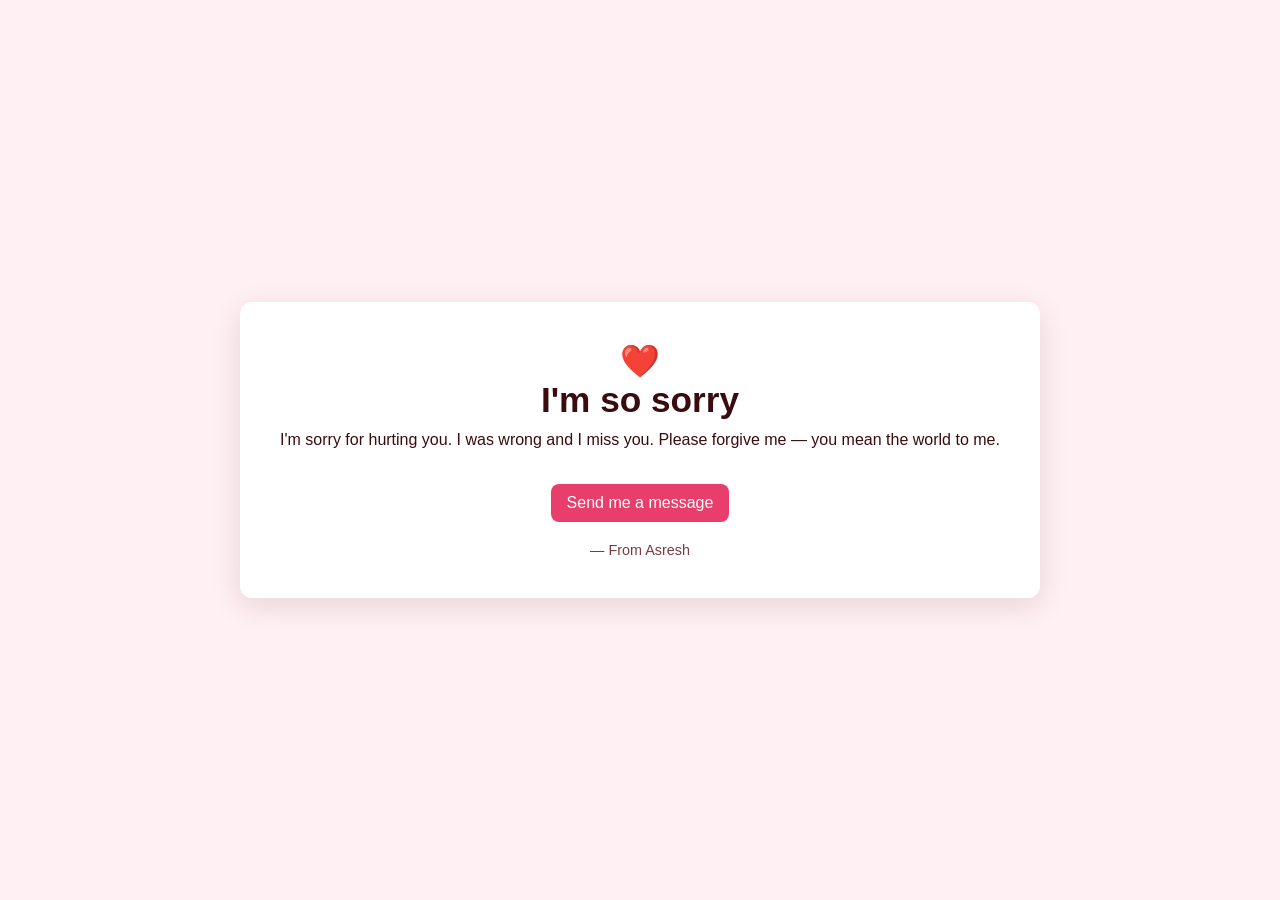
<file: DNU/GF_repo/index.html>
<!doctype html>
<html lang="en">
<head>
  <meta charset="utf-8" />
  <meta name="viewport" content="width=device-width,initial-scale=1" />
  <title>I'm Sorry</title>
  <style>
    body { font-family: -apple-system, BlinkMacSystemFont, 'Segoe UI', Roboto, 'Helvetica Neue', Arial; background: #fff0f3; color: #3a0b0f; display:flex; align-items:center; justify-content:center; height:100vh; margin:0; }
    .card { background: #fff; padding:2.5rem; border-radius:12px; box-shadow: 0 8px 30px rgba(58,11,15,0.12); max-width:720px; text-align:center; }
    h1 { margin:0 0 0.5rem 0; font-size:2.2rem; }
    p { margin:0.5rem 0 1rem 0; line-height:1.5; }
    .heart { color:#e83e6b; font-size:2rem; }
    .button { display:inline-block; margin-top:1rem; padding:0.6rem 1rem; border-radius:8px; background:#e83e6b; color:#fff; text-decoration:none; }
    footer { margin-top:1.25rem; font-size:0.9rem; color:#7a3a43; }
  </style>
</head>
<body>
  <div class="card">
    <div class="heart">❤️</div>
    <h1>I'm so sorry</h1>
    <p>I'm sorry for hurting you. I was wrong and I miss you. Please forgive me — you mean the world to me.</p>
    <a class="button" href="mailto:?subject=I%27m%20sorry&body=I%20miss%20you">Send me a message</a>
    <footer>— From Asresh</footer>
  </div>
</body>
</html>
</file>
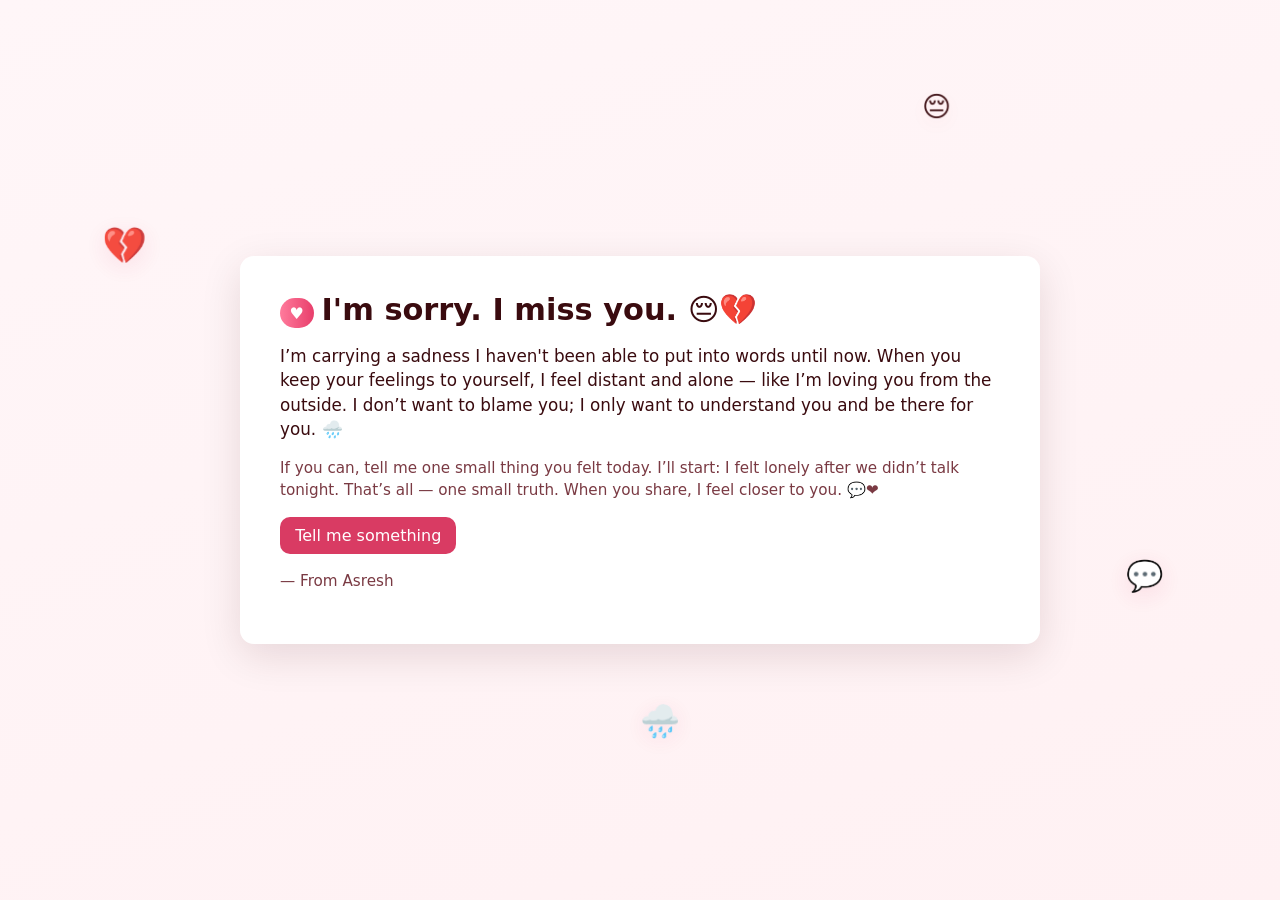
<file: DNU/GF_repo_effects/index.html>
<!doctype html>
<html lang="en">
<head>
  <meta charset="utf-8" />
  <meta name="viewport" content="width=device-width,initial-scale=1" />
  <title>I miss you — I'm sorry</title>
  <style>
    :root{--bg1:#fff6f8;--bg2:#fff1f3;--card:#ffffff;--accent:#d93b63;--text:#3a0b0f}
    html,body{height:100%;margin:0}
    body{background:linear-gradient(160deg,var(--bg1),var(--bg2));font-family:system-ui,-apple-system,Segoe UI,Roboto,Helvetica,Arial;color:var(--text);display:flex;align-items:center;justify-content:center}

    /* single subtle effect: slow floating emoji hearts with soft glow */
    .emojis{position:fixed;inset:0;pointer-events:none;z-index:1;overflow:hidden}
    .emoji{position:absolute;font-size:28px;opacity:0.95;filter:drop-shadow(0 6px 12px rgba(217,59,99,0.12));will-change:transform,opacity}

    /* different sizes and timings for variety */
    .e1{left:8%;top:25%;animation:float 36s linear infinite;transform-origin:center; font-size:36px}
    .e2{left:72%;top:10%;animation:float 44s linear infinite;font-size:28px}
    .e3{left:50%;top:78%;animation:float 52s linear infinite;font-size:32px}
    .e4{left:88%;top:62%;animation:float 48s linear infinite;font-size:30px}
    .e5{left:22%;top:64%;animation:float 60s linear infinite;font-size:26px}

    @keyframes float {
      0%{transform:translate3d(0,0,0) rotate(0deg) scale(1); opacity:0.95}
      25%{transform:translate3d(18px,-12px,0) rotate(-4deg) scale(1.03); opacity:0.98}
      50%{transform:translate3d(-24px,8px,0) rotate(2deg) scale(0.99); opacity:0.92}
      75%{transform:translate3d(12px,18px,0) rotate(3deg) scale(1.02); opacity:0.97}
      100%{transform:translate3d(0,0,0) rotate(0deg) scale(1); opacity:0.95}
    }

    /* subtle pulsing glow on hover for desktop, not poppy */
    .emoji:hover{filter:drop-shadow(0 10px 30px rgba(217,59,99,0.18));transform:scale(1.06)}

    /* card */
    .card{position:relative;z-index:2;background:var(--card);padding:2.25rem 2.5rem;border-radius:14px;box-shadow:0 12px 40px rgba(58,11,15,0.12);max-width:720px;text-align:left}
    h1{margin:0 0 0.4rem 0;font-size:1.9rem}
    p{margin:0.6rem 0 1rem 0;line-height:1.45;color:var(--text);font-size:1.05rem}
    .muted{color:#7a3a43;font-size:0.95rem}
    .heart{display:inline-block;background:linear-gradient(90deg,#ff7b9c,#e83e6b);color:white;padding:0.35rem 0.6rem;border-radius:999px;font-weight:600;margin-right:0.5rem}
    .actions{margin-top:1rem}
    .btn{display:inline-block;padding:0.55rem 0.95rem;border-radius:10px;background:var(--accent);color:#fff;text-decoration:none}

    /* inline emojis in text style */
    .emoji-inline{font-size:1.05rem;margin-right:6px}

    /* reduce motion preference */
    @media (prefers-reduced-motion:reduce){
      .emoji{animation:none}
      .emoji:hover{transform:none;filter:none}
    }

    /* responsive tweaks */
    @media (max-width:520px){.card{margin:1rem;padding:1.5rem}.emoji{font-size:22px}}
  </style>
</head>
<body>
  <!-- decorative emojis (single subtle effect) -->
  <div class="emojis" aria-hidden="true">
    <div class="emoji e1">💔</div>
    <div class="emoji e2">😔</div>
    <div class="emoji e3">🌧️</div>
    <div class="emoji e4">💬</div>
    <div class="emoji e5">❤️</div>
  </div>

  <main class="card" role="main">
    <div style="display:flex;align-items:center;margin-bottom:0.6rem">
      <div class="heart">♥</div>
      <h1>I'm sorry. I miss you. <span aria-hidden="true">😔💔</span></h1>
    </div>

    <p>
      I’m carrying a sadness I haven't been able to put into words until now. When you keep your feelings to yourself, I feel distant and alone — like I’m loving you from the outside. I don’t want to blame you; I only want to understand you and be there for you. <span class="emoji-inline" aria-hidden="true">🌧️</span>
    </p>

    <p class="muted">
      If you can, tell me one small thing you felt today. I’ll start: I felt lonely after we didn’t talk tonight. That’s all — one small truth. When you share, I feel closer to you. <span aria-hidden="true">💬❤️</span>
    </p>

    <div class="actions">
      <a class="btn" href="mailto:?subject=I%20heard%20you&body=I%20want%20to%20share">Tell me something</a>
    </div>

    <p style="margin-top:1rem;color:#7a3a43;font-size:0.95rem">— From Asresh</p>
  </main>
</body>
</html>
</file>
<file: css/styles.css>
/* =====================================================================
   Asresh Kuricheti — portfolio
   Warm cream, terracotta, and golden-yellow design language.
   ===================================================================== */

:root {
  --deep-warm: #402b1d;
  --cream: #f8f2e9;
  --paper: #fffaf3;
  --sand: #e9ded0;
  --warm-shadow: rgba(91, 53, 35, 0.12);
  --dark-earth: #6b4e3a;
  --earth: #806852;
  --warm-earth: #5f4633;
  --deep-earth: #402b1d;
  --white: #402b1d;
  --orange: #df7535;
  --orange-tint: rgba(223, 117, 53, 0.1);

  --font-sans: 'Inter', 'Calibre', -apple-system, BlinkMacSystemFont, 'Segoe UI', system-ui, sans-serif;
  --font-mono: 'JetBrains Mono', 'SF Mono', 'Fira Code', 'Roboto Mono', ui-monospace, monospace;

  --fz-xs: 13px;
  --border-radius: 12px;
  --nav-height: 74px;
  --nav-scroll-height: 68px;

  --easing: cubic-bezier(0.645, 0.045, 0.355, 1);
  --transition: all 0.25s cubic-bezier(0.645, 0.045, 0.355, 1);

  --max: 1180px;
  --pad-x: clamp(20px, 5vw, 72px);
}

/* ----------------------------- reset ----------------------------- */
*, *::before, *::after { box-sizing: border-box; }
* { margin: 0; }

html {
  scroll-behavior: smooth;
  scroll-padding-top: var(--nav-scroll-height);
  -webkit-text-size-adjust: 100%;
}

body {
  background-color: var(--cream);
  color: var(--earth);
  font-family: var(--font-sans);
  font-size: clamp(16px, 1.1vw, 18px);
  line-height: 1.5;
  -webkit-font-smoothing: antialiased;
  text-rendering: optimizeLegibility;
  overflow-x: clip;
}

body.menu-open { overflow: hidden; }

img, svg { display: block; max-width: 100%; }

a {
  color: var(--orange);
  text-decoration: none;
  transition: var(--transition);
}

ul, ol { list-style: none; padding: 0; }

::selection { background: var(--orange-tint); color: var(--white); }

/* thin dark scrollbar */
::-webkit-scrollbar { width: 12px; }
::-webkit-scrollbar-track { background: var(--cream); }
::-webkit-scrollbar-thumb { background: var(--dark-earth); border: 3px solid var(--cream); border-radius: 10px; }

:focus-visible {
  outline: 2px dashed var(--orange);
  outline-offset: 4px;
  border-radius: 2px;
}

h1, h2, h3, h4 { color: var(--deep-earth); font-weight: 600; line-height: 1.1; }

code {
  font-family: var(--font-mono);
  font-size: 0.9em;
  color: var(--orange);
  background: var(--orange-tint);
  padding: 0.1em 0.35em;
  border-radius: 3px;
}

strong { color: var(--warm-earth); font-weight: 600; }
.hl { color: var(--orange); font-weight: 600; }
em { color: var(--warm-earth); font-style: normal; }

/* ------------------------- skip link ----------------------------- */
.skip-link {
  position: absolute;
  top: -60px;
  left: 12px;
  z-index: 100;
  padding: 12px 18px;
  background: var(--paper);
  color: var(--orange);
  font-family: var(--font-mono);
  font-size: var(--fz-xs);
  border-radius: var(--border-radius);
  transition: top 0.2s var(--easing);
}
.skip-link:focus { top: 12px; }

/* ---------------------------- buttons ---------------------------- */
.btn {
  display: inline-block;
  color: var(--orange);
  background: transparent;
  border: 1px solid var(--orange);
  border-radius: var(--border-radius);
  padding: 0.75rem 1.1rem;
  font-family: var(--font-mono);
  font-size: var(--fz-xs);
  line-height: 1;
  cursor: pointer;
  transition: var(--transition);
}
.btn:hover, .btn:focus-visible {
  background: var(--orange-tint);
  transform: translateY(-3px);
  box-shadow: 4px 4px 0 0 var(--orange);
}
.btn-lg { padding: 1.15rem 1.6rem; margin-top: 45px; font-size: 14px; }

/* ============================= NAV ============================== */
.header {
  position: fixed;
  inset: 0 0 auto 0;
  height: var(--nav-height);
  z-index: 50;
  display: flex;
  align-items: center;
  padding: 0 var(--pad-x);
  background: transparent;
  transition: height 0.3s var(--easing), background-color 0.3s var(--easing),
              transform 0.35s var(--easing), box-shadow 0.3s var(--easing);
}
.header.scrolled {
  height: var(--nav-scroll-height);
  background: rgba(247, 243, 235, 0.9);
  -webkit-backdrop-filter: blur(10px);
  backdrop-filter: blur(10px);
  box-shadow: 0 10px 30px -10px var(--warm-shadow);
}
.header.nav-hidden { transform: translateY(calc(-1 * var(--nav-scroll-height))); }

.nav {
  display: flex;
  align-items: center;
  justify-content: space-between;
  width: 100%;
  max-width: var(--max);
  margin: 0 auto;
}

.logo { color: var(--orange); display: inline-flex; }
.logo svg { overflow: visible; transition: var(--transition); }
.logo:hover svg { transform: translateY(-3px); }
.logo .logo-letter {
  fill: var(--orange);
  font-family: var(--font-mono);
  font-size: 34px;
  font-weight: 600;
}

.nav-inner { display: flex; align-items: center; gap: 0; }
.nav-links {
  display: flex;
  align-items: center;
  gap: 5px;
  margin-right: 15px;
}
.nav-links a {
  color: var(--deep-earth);
  font-family: var(--font-mono);
  font-size: var(--fz-xs);
  padding: 10px;
}
.nav-links a:hover { color: var(--orange); }

/* hamburger — hidden on desktop */
.menu-btn { display: none; }

/* ========================= MOBILE MENU ========================== */
.mobile-menu {
  position: fixed;
  top: 0; right: 0;
  height: 100vh;
  width: min(78vw, 400px);
  z-index: 60;
  padding: 50px 10px;
  display: flex;
  flex-direction: column;
  justify-content: center;
  align-items: center;
  background: var(--paper);
  box-shadow: -10px 0 30px -15px var(--warm-shadow);
  transform: translateX(100%);
  visibility: hidden;
  transition: transform 0.3s var(--easing), visibility 0.3s var(--easing);
}
.mobile-menu.open { transform: translateX(0); visibility: visible; }
.mobile-menu nav { width: 100%; text-align: center; }
.mobile-links { display: flex; flex-direction: column; gap: 8px; margin-bottom: 40px; }
.mobile-links a {
  display: block;
  color: var(--deep-earth);
  font-family: var(--font-mono);
  font-size: clamp(14px, 4vw, 18px);
  padding: 12px;
}
.mobile-links a:hover { color: var(--orange); }

.menu-scrim {
  position: fixed;
  inset: 0;
  z-index: 55;
  background: rgba(247, 243, 235, 0.94);
  -webkit-backdrop-filter: blur(2px);
  backdrop-filter: blur(2px);
}

/* ============================ RAILS ============================= */
.rail { position: fixed; bottom: 0; z-index: 40; color: var(--warm-earth); }
.rail-left { left: clamp(14px, 3vw, 40px); }
.rail-right { right: clamp(14px, 3vw, 40px); }

.social-list { display: flex; flex-direction: column; align-items: center; gap: 22px; margin: 0; }
.social-list::after,
.rail-right::after {
  content: '';
  display: block;
  width: 1px;
  height: 90px;
  margin: 0 auto;
  background: var(--warm-earth);
}
.social-list::after { margin-top: 6px; }
.social-list a { color: var(--warm-earth); padding: 2px; }
.social-list a:hover { color: var(--orange); transform: translateY(-3px); }

.rail-right { display: flex; flex-direction: column; align-items: center; gap: 20px; }
.email-vertical {
  writing-mode: vertical-rl;
  color: var(--warm-earth);
  font-family: var(--font-mono);
  font-size: var(--fz-xs);
  letter-spacing: 0.1em;
  padding: 10px;
}
.email-vertical:hover { color: var(--orange); transform: translateY(-3px); }

/* Shown at every width per request; shrink the icons and connector
   line on narrow screens so the rails don't crowd page content. */
@media (max-width: 600px) {
  .social-list { gap: 16px; }
  .social-list svg { width: 17px; height: 17px; }
  .social-list::after, .rail-right::after { height: 50px; }
  .email-vertical { font-size: 10px; padding: 8px; }
}

/* ============================ LAYOUT ============================ */
#content {
  max-width: var(--max);
  margin: 0 auto;
  padding: 0 var(--pad-x);
  counter-reset: none;
}

.numbered-section {
  max-width: 1000px;
  margin: 0 auto;
  padding: 100px 0;
  scroll-margin-top: var(--nav-scroll-height);
}

/* --------------------------- overline --------------------------- */
.overline {
  color: var(--orange);
  font-family: var(--font-mono);
  font-size: clamp(14px, 3.5vw, 16px);
  font-weight: 400;
  margin: 0 0 20px 3px;
}

/* ----------------------------- hero ----------------------------- */
.hero {
  min-height: 100vh;
  display: flex;
  flex-direction: column;
  justify-content: center;
  max-width: 1000px;
  margin: 0 auto;
  padding: var(--nav-height) 0 60px;
}
.hero-name { color: var(--deep-earth); font-size: clamp(40px, 8vw, 80px); margin: 0; }
.hero-tagline { color: var(--earth); font-size: clamp(34px, 7vw, 70px); margin-top: 6px; line-height: 1.05; }
.hero-blurb { max-width: 560px; margin-top: 24px; font-size: clamp(16px, 1.2vw, 19px); }
.hero-blurb strong { color: var(--orange); font-weight: 500; }

/* -------------------------- hero actions ------------------------ */
.hero-actions { display: flex; flex-direction: column; align-items: flex-start; }
.hero-actions .btn-lg { margin-bottom: 4px; }
.hero-meta {
  display: flex;
  align-items: flex-start;
  gap: 10px;
  margin-top: 34px;
  color: var(--earth);
  font-family: var(--font-mono);
  font-size: var(--fz-xs);
  line-height: 1.6;
}
.hero-meta .dot {
  width: 8px; height: 8px; flex: none;
  margin-top: 7px; /* optically centre on the first line of text */
  border-radius: 50%;
  background: var(--orange);
  box-shadow: 0 0 0 4px var(--orange-tint);
}

/* ---------------------- numbered heading ------------------------ */
.numbered-heading {
  display: flex;
  align-items: center;
  width: 100%;
  margin: 0 0 40px;
  font-size: clamp(26px, 5vw, 32px);
  white-space: nowrap;
}
.numbered-heading .section-num {
  margin-right: 12px;
  color: var(--orange);
  font-family: var(--font-mono);
  font-size: clamp(16px, 3vw, 21px);
  font-weight: 400;
}
.numbered-heading::after {
  content: '';
  display: block;
  height: 1px;
  margin-left: 20px;
  background: var(--sand);
  flex: 1;
  max-width: 320px;
}

.section-intro {
  max-width: 640px;
  margin-bottom: 60px;
  font-size: clamp(16px, 1.1vw, 18px);
}

/* -------------------------- featured ---------------------------- */
.featured {
  position: relative;
  display: grid;
  grid-template-columns: repeat(12, 1fr);
  align-items: center;
  margin-bottom: 90px;
}
.featured-content { grid-column: 1 / 8; grid-row: 1; position: relative; z-index: 5; text-align: left; }
.featured-visual  { grid-column: 6 / -1; grid-row: 1; position: relative; z-index: 1; }

.featured-right .featured-content { grid-column: 6 / -1; text-align: right; }
.featured-right .featured-visual  { grid-column: 1 / 8; }

.featured-overline { color: var(--orange); font-family: var(--font-mono); font-size: var(--fz-xs); margin-bottom: 10px; }
.featured-title { color: var(--deep-earth); font-size: clamp(22px, 3vw, 28px); margin-bottom: 20px; }
.featured-title a { color: inherit; }
.featured-title a:hover { color: var(--orange); }

.featured-desc {
  position: relative;
  z-index: 6;
  padding: 25px;
  border-radius: var(--border-radius);
  background: var(--paper);
  color: var(--warm-earth);
  font-size: 16px;
  box-shadow: 0 10px 30px -15px var(--warm-shadow);
}
.featured-desc em { color: var(--orange); font-style: italic; }

.tech-list {
  display: flex;
  flex-wrap: wrap;
  gap: 6px 18px;
  margin: 22px 0 8px;
  font-family: var(--font-mono);
  font-size: 13px;
  color: var(--warm-earth);
}
.featured-right .tech-list { justify-content: flex-end; }

.featured-links { display: flex; gap: 16px; margin-top: 12px; }
.featured-right .featured-links { justify-content: flex-end; }
.featured-links a { color: var(--deep-earth); }
.featured-links a:hover { color: var(--orange); transform: translateY(-3px); }

/* diagram panel */
.featured-visual {
  border-radius: var(--border-radius);
  background: linear-gradient(180deg, rgba(125,70,38,0.35), rgba(125,70,38,0.35));
  border: 1px solid var(--sand);
  padding: 22px;
  transition: var(--transition);
}
.featured-visual:hover { border-color: var(--orange); box-shadow: 0 20px 40px -20px var(--warm-shadow); }
.diagram { width: 100%; height: auto; }

/* diagram theming */
.dg-cell rect { fill: var(--paper); stroke: var(--sand); stroke-width: 1.5; }
.dg-cell .dg-cell-hot { fill: var(--orange-tint); stroke: var(--orange); }
.dg-cell .dg-cell-dut { fill: rgba(244,199,94,0.14); stroke: var(--orange); }
.dg-mesh rect { fill: var(--paper); stroke: var(--sand); }
.dg-arrow line { stroke: var(--earth); stroke-width: 1.6; stroke-linecap: round; }
.dg-arrow .dg-dashed { stroke: var(--orange); stroke-dasharray: 4 5; }
.dg-out line { stroke: var(--orange); }
.dg-faint .dg-label, .dg-label { fill: var(--orange); font-family: var(--font-mono); font-size: 15px; }
.dg-blocktext text { fill: var(--warm-earth); font-family: var(--font-mono); font-size: 12.5px; text-anchor: middle; }
.dg-blocktext .dg-dut { fill: var(--orange); font-weight: 600; }
.dg-blocktext .dg-sub, .dg-sub { fill: var(--earth); font-family: var(--font-mono); font-size: 10.5px; }
.dg-mac text { fill: var(--orange); font-family: var(--font-mono); font-size: 12px; }
.dg-accum { fill: var(--orange); font-family: var(--font-mono); font-size: 30px; }
.dg-bus { fill: var(--sand); stroke: var(--dark-earth); stroke-width: 1; }
.dg-buslabel { fill: var(--earth); font-family: var(--font-mono); font-size: 11px; }
.dg-badge rect { fill: var(--cream); stroke: var(--orange); stroke-width: 1.4; }
.dg-badge-num { fill: var(--orange); font-family: var(--font-mono); font-size: 20px; font-weight: 600; text-anchor: middle; }
.dg-badge-sub { fill: var(--warm-earth); font-family: var(--font-mono); font-size: 10.5px; text-anchor: middle; }

/* ------------------------ projects grid ------------------------- */
.projects-grid {
  display: grid;
  grid-template-columns: repeat(auto-fill, minmax(min(100%, 285px), 1fr));
  gap: 16px;
  margin-bottom: 55px;
}
.project-card {
  position: relative;
  display: flex;
  flex-direction: column;
  padding: 30px 28px;
  border-radius: var(--border-radius);
  background: var(--paper);
  box-shadow: 0 10px 30px -18px var(--warm-shadow);
  transition: transform 0.25s var(--easing), box-shadow 0.25s var(--easing);
}
.project-card:hover { transform: translateY(-7px); box-shadow: 0 18px 30px -18px var(--warm-shadow); }

.card-top {
  display: flex;
  justify-content: space-between;
  align-items: center;
  margin-bottom: 24px;
}
.card-folder { color: var(--orange); }
.card-link { color: var(--warm-earth); }
.card-link:hover { color: var(--orange); }

.card-title { font-size: 21px; margin-bottom: 12px; }
.card-title a { color: var(--deep-earth); }
.card-title a::after { content: ''; position: absolute; inset: 0; }
.project-card:hover .card-title a { color: var(--orange); }

.card-desc { color: var(--earth); font-size: 16px; line-height: 1.45; }
.card-tech {
  display: flex;
  flex-wrap: wrap;
  gap: 6px 14px;
  margin-top: auto;
  padding-top: 22px;
  font-family: var(--font-mono);
  font-size: 12px;
  color: var(--warm-earth);
}
.card-more { background: linear-gradient(180deg, var(--paper), rgba(125,70,38,0.6)); }
.card-more .card-tech { color: var(--orange); }

/* ----------------------------- chips ---------------------------- */
.chips { display: flex; flex-wrap: wrap; gap: 10px; }
.chips li {
  font-family: var(--font-mono);
  font-size: 12.5px;
  color: var(--warm-earth);
  border: 1px solid var(--sand);
  border-radius: 20px;
  padding: 6px 14px;
  transition: var(--transition);
}
.chips li:hover { color: var(--orange); border-color: var(--orange); }

/* ---------------------------- contact --------------------------- */
.contact {
  max-width: 620px;
  margin: 0 auto;
  padding: 120px 0 90px;
  text-align: center;
  scroll-margin-top: var(--nav-scroll-height);
}
.contact-title { font-size: clamp(40px, 7vw, 60px); margin-bottom: 20px; }
.contact-blurb { margin: 0 auto; }

/* ---------------------------- footer ---------------------------- */
.footer {
  display: flex;
  flex-direction: column;
  align-items: center;
  gap: 8px;
  padding: 30px 0 26px;
  text-align: center;
}
.footer-social { display: flex; gap: 22px; margin-bottom: 6px; }
.footer-social a { color: var(--warm-earth); }
.footer-social a:hover { color: var(--orange); transform: translateY(-3px); }
.footer-credit {
  font-family: var(--font-mono);
  font-size: 12px;
  color: var(--warm-earth);
}

/* --------------------- sub-heading + skills --------------------- */
.sub-heading {
  color: var(--deep-earth);
  font-size: clamp(20px, 2.4vw, 24px);
  margin: 0 0 28px;
}
.skills-grid {
  display: grid;
  grid-template-columns: repeat(auto-fit, minmax(380px, 1fr));
  gap: 34px 50px;
}
.skill-label {
  color: var(--orange);
  font-family: var(--font-mono);
  font-size: var(--fz-xs);
  margin-bottom: 14px;
}
.skill-group .chips li { font-size: 12.5px; }

/* ========================== timeline =========================== */
.timeline { display: grid; gap: 2px; margin-bottom: 80px; }
.tl-item {
  position: relative;
  background: var(--paper);
  border-left: 2px solid var(--sand);
  border-radius: var(--border-radius);
  padding: 28px 30px;
  transition: var(--transition);
}
.tl-item:hover { border-left-color: var(--orange); }
.tl-head {
  display: flex;
  flex-wrap: wrap;
  align-items: baseline;
  justify-content: space-between;
  gap: 6px 20px;
  margin-bottom: 16px;
}
.tl-role { color: var(--deep-earth); font-size: clamp(17px, 2vw, 21px); margin: 0; }
.tl-at { color: var(--earth); font-weight: 400; }
.tl-co { color: var(--orange); }
.tl-when {
  color: var(--earth);
  font-family: var(--font-mono);
  font-size: var(--fz-xs);
  white-space: nowrap;
}
.tl-points { display: grid; gap: 10px; }
.tl-points li { position: relative; padding-left: 24px; color: var(--earth); font-size: 15.5px; line-height: 1.5; }
.tl-points li::before {
  content: '\25B9';
  position: absolute;
  left: 0;
  color: var(--orange);
}

/* --------------------------- education -------------------------- */
.edu-list { display: grid; grid-template-columns: repeat(auto-fit, minmax(280px, 1fr)); gap: 20px; }
.edu-item {
  background: var(--paper);
  border-radius: var(--border-radius);
  padding: 24px 26px;
  transition: var(--transition);
}
.edu-item:hover { transform: translateY(-4px); box-shadow: 0 16px 28px -18px var(--warm-shadow); }
.edu-degree { color: var(--deep-earth); font-size: 17px; font-weight: 500; margin-bottom: 6px; }
.edu-where { color: var(--earth); font-size: 15px; margin-bottom: 8px; }
.edu-when { color: var(--orange); font-family: var(--font-mono); font-size: var(--fz-xs); margin: 0; }

/* =================== collapsible project grids ================== */
/* The grids run 15-38 cards. JS hides everything past the first few
   and adds the toggle below, so the page stays walkable; with JS off
   nothing is hidden and every card is still in the document. */
.project-card[hidden] { display: none; }

.grid-more {
  display: block;
  margin: 34px auto 44px; /* keep clear of the toolbox chips below */
  padding: 1rem 1.5rem;
  background: transparent;
  border: 1px solid var(--orange);
  border-radius: var(--border-radius);
  color: var(--orange);
  font-family: var(--font-mono);
  font-size: var(--fz-xs);
  line-height: 1;
  cursor: pointer;
  transition: var(--transition);
}
.grid-more:hover, .grid-more:focus-visible { background: var(--orange-tint); }

/* ========================== reveal anim ========================= */
.js .reveal {
  opacity: 0;
  transform: translateY(24px);
  transition: opacity 0.6s var(--easing), transform 0.6s var(--easing);
  will-change: opacity, transform;
}
.js .reveal.revealed { opacity: 1; transform: none; }

.hero .reveal:nth-child(1) { transition-delay: 0.1s; }
.hero .reveal:nth-child(2) { transition-delay: 0.2s; }
.hero .reveal:nth-child(3) { transition-delay: 0.3s; }
.hero .reveal:nth-child(4) { transition-delay: 0.4s; }
.hero .reveal:nth-child(5) { transition-delay: 0.5s; }

/* =========================== responsive ========================= */
@media (max-width: 1080px) {
  .featured-content { grid-column: 1 / 9; }
  .featured-visual  { grid-column: 7 / -1; }
  .featured-right .featured-content { grid-column: 5 / -1; }
  .featured-right .featured-visual  { grid-column: 1 / 7; }
}

@media (max-width: 768px) {
  .nav-inner { display: none; }
  .menu-btn {
    display: inline-flex;
    align-items: center;
    justify-content: center;
    width: 44px; height: 44px;
    background: transparent; border: 0; cursor: pointer;
    z-index: 65; position: relative;
  }
  .menu-bars { position: relative; width: 26px; height: 16px; }
  .menu-bars span {
    position: absolute; left: 0; height: 2px; width: 100%;
    background: var(--orange); border-radius: 2px;
    transition: transform 0.25s var(--easing), opacity 0.2s var(--easing), top 0.25s var(--easing);
  }
  .menu-bars span:nth-child(1) { top: 0; }
  .menu-bars span:nth-child(2) { top: 7px; }
  .menu-bars span:nth-child(3) { top: 14px; }
  .menu-btn[aria-expanded="true"] .menu-bars span:nth-child(1) { top: 7px; transform: rotate(45deg); }
  .menu-btn[aria-expanded="true"] .menu-bars span:nth-child(2) { opacity: 0; }
  .menu-btn[aria-expanded="true"] .menu-bars span:nth-child(3) { top: 7px; transform: rotate(-45deg); }

  /* featured collapses to content over a dimmed diagram */
  .featured { display: block; margin-bottom: 70px; }
  .featured-visual {
    position: absolute; inset: 0;
    z-index: 0; opacity: 0.16;
    border: 0; background: transparent; padding: 0;
    display: flex; align-items: center;
  }
  .featured { position: relative; padding: 30px 0; }
  .featured-content, .featured-right .featured-content { text-align: left; grid-column: auto; }
  .featured-desc { background: rgba(255, 253, 248, 0.94); -webkit-backdrop-filter: blur(2px); backdrop-filter: blur(2px); padding: 22px; }
  .tech-list, .featured-right .tech-list { justify-content: flex-start; }
  .featured-links, .featured-right .featured-links { justify-content: flex-start; }
}

@media (max-width: 600px) {
  /* The rails are position:fixed, so on a phone — with no page margin
     outside #content the way a wide desktop viewport has — they'd sit
     on top of whatever text happens to scroll to the bottom of the
     screen. Reserve a slim gutter on both sides so that never happens. */
  #content { padding: 0 46px; }
  .numbered-section { padding: 70px 0; }
  .project-card { padding: 26px 22px; }
  .btn-lg { width: auto; }
  .skills-grid { grid-template-columns: 1fr; gap: 28px; }
  .tl-item { padding: 24px 22px; }
  .tl-head { flex-direction: column; }
  .tl-when { white-space: normal; }
  .grid-more { width: 100%; }
}

/* ====================== reduced motion / no-js ================== */
@media (prefers-reduced-motion: reduce) {
  html { scroll-behavior: auto; }
  *, *::before, *::after {
    animation-duration: 0.001ms !important;
    transition-duration: 0.001ms !important;
  }
  .js .reveal { opacity: 1 !important; transform: none !important; }
}


/* ======================= warm portfolio refresh ======================= */
:root {
  --font-sans: 'Inter', 'Calibre', -apple-system, BlinkMacSystemFont, 'Segoe UI', system-ui, sans-serif;
  --max: 1320px;
  --pad-x: clamp(22px, 6vw, 112px);
}

body {
  background-image:
    radial-gradient(ellipse at 85% 3%, rgba(219, 150, 96, 0.12), transparent 32rem),
    linear-gradient(180deg, #f7f3eb 0%, #f4efe6 100%);
  color: var(--earth);
}

.header.scrolled {
  box-shadow: 0 8px 30px rgba(74, 47, 24, 0.08);
}

.logo { color: var(--orange); }
.btn {
  border-radius: 999px;
  border-color: var(--orange);
  color: #fffaf3;
  background: var(--orange);
}
.btn:hover, .btn:focus-visible {
  background: #b94c27;
  border-color: #b94c27;
  box-shadow: 0 8px 20px rgba(204, 92, 50, 0.22);
}

.section-num, .overline, .featured-overline { color: var(--orange); }
.section-intro { color: var(--earth); }
.featured {
  gap: 1.5rem;
  margin-bottom: 84px;
}
.featured-content { z-index: 3; }
.featured-desc {
  border: 1px solid rgba(91, 64, 40, 0.08);
  border-radius: 18px;
  background: rgba(255, 253, 248, 0.96);
  color: var(--warm-earth);
  box-shadow: 0 18px 48px rgba(74, 47, 24, 0.1);
}
.featured-visual {
  overflow: hidden;
  border: 1px solid rgba(105, 74, 45, 0.12);
  border-radius: 24px;
  background:
    radial-gradient(circle at 20% 16%, rgba(229, 164, 107, 0.25), transparent 42%),
    linear-gradient(145deg, #f4e4d1, #eee6d9 60%, #f8f2e9);
  box-shadow: 0 18px 50px rgba(74, 47, 24, 0.1);
}
.featured-visual:hover {
  border-color: rgba(204, 92, 50, 0.38);
  box-shadow: 0 24px 55px rgba(74, 47, 24, 0.14);
}
.dg-cell rect { fill: #fffaf2; stroke: #d9c9b5; }
.dg-cell .dg-cell-hot { fill: rgba(204, 92, 50, 0.12); stroke: #cc5c32; }
.dg-cell .dg-cell-dut { fill: rgba(204, 92, 50, 0.08); stroke: #cc5c32; }
.dg-mesh rect { fill: #fffaf2; stroke: #d9c9b5; }
.dg-arrow line { stroke: #8a7866; }
.dg-arrow .dg-dashed, .dg-out line { stroke: #cc5c32; }
.dg-faint .dg-label, .dg-label, .dg-blocktext .dg-dut, .dg-mac text,
.dg-accum, .dg-badge-num { fill: #cc5c32; }
.dg-blocktext text { fill: #51483d; }
.dg-blocktext .dg-sub, .dg-sub, .dg-buslabel, .dg-badge-sub { fill: #756e63; }
.dg-bus { fill: #e9e1d4; stroke: #cbbba7; }
.dg-badge rect { fill: #fffaf2; stroke: #cc5c32; }

.projects-grid {
  grid-template-columns: repeat(auto-fill, minmax(min(100%, 300px), 1fr));
  gap: 22px;
}
.project-card {
  padding: 0;
  overflow: hidden;
  border: 1px solid rgba(91, 64, 40, 0.1);
  border-radius: 20px;
  background: rgba(255, 253, 248, 0.94);
  box-shadow: 0 12px 32px rgba(74, 47, 24, 0.07);
}
.project-card::before {
  display: block;
  content: '';
  height: 148px;
  flex: 0 0 148px;
  border-bottom: 1px solid rgba(91, 64, 40, 0.1);
  background-color: #efe2d1;
  background-image:
    radial-gradient(circle at 72% 30%, rgba(255, 252, 244, 0.9) 0 8%, transparent 8.5%),
    radial-gradient(circle at 72% 30%, rgba(204, 92, 50, 0.18) 0 17%, transparent 17.5%),
    linear-gradient(135deg, transparent 0 48%, rgba(127, 95, 67, 0.12) 48.2% 48.7%, transparent 49%),
    linear-gradient(25deg, transparent 0 53%, rgba(127, 95, 67, 0.13) 53.2% 53.7%, transparent 54%),
    repeating-linear-gradient(0deg, transparent 0 24px, rgba(127, 95, 67, 0.08) 24px 25px),
    repeating-linear-gradient(90deg, transparent 0 24px, rgba(127, 95, 67, 0.08) 24px 25px),
    linear-gradient(135deg, #f7ead9, #e9d7c3);
}
#verification .project-card::before {
  background-image:
    radial-gradient(circle at 25% 38%, #fffaf2 0 5%, transparent 5.5%),
    radial-gradient(circle at 50% 62%, #fffaf2 0 5%, transparent 5.5%),
    radial-gradient(circle at 76% 34%, #fffaf2 0 5%, transparent 5.5%),
    linear-gradient(27deg, transparent 0 44%, rgba(204, 92, 50, 0.38) 44.4% 45%, transparent 45.4%),
    linear-gradient(151deg, transparent 0 53%, rgba(204, 92, 50, 0.34) 53.4% 54%, transparent 54.4%),
    repeating-linear-gradient(0deg, transparent 0 26px, rgba(127, 95, 67, 0.07) 26px 27px),
    linear-gradient(135deg, #f2e4d8, #e6d5ca);
}
#codesign .project-card::before, #ai .project-card::before {
  background-image:
    repeating-linear-gradient(90deg, transparent 0 31px, rgba(127, 95, 67, 0.08) 31px 32px),
    repeating-linear-gradient(0deg, transparent 0 31px, rgba(127, 95, 67, 0.08) 31px 32px),
    radial-gradient(circle at 50% 50%, rgba(204, 92, 50, 0.2) 0 5%, transparent 5.5%),
    radial-gradient(circle at 50% 50%, transparent 0 20%, rgba(204, 92, 50, 0.24) 20.3% 20.8%, transparent 21.1%),
    linear-gradient(135deg, #f3dfc9, #ead2bb);
}
#comparch .project-card::before {
  background-image:
    linear-gradient(90deg, transparent 0 18%, rgba(204, 92, 50, 0.33) 18.3% 18.8%, transparent 19.1% 48%, rgba(127, 95, 67, 0.25) 48.3% 48.8%, transparent 49.1%),
    linear-gradient(0deg, transparent 0 30%, rgba(127, 95, 67, 0.24) 30.3% 30.8%, transparent 31.1% 66%, rgba(127, 95, 67, 0.2) 66.3% 66.8%, transparent 67.1%),
    radial-gradient(circle at 18% 30%, #fffaf2 0 5%, transparent 5.5%),
    radial-gradient(circle at 49% 66%, #fffaf2 0 5%, transparent 5.5%),
    radial-gradient(circle at 81% 30%, #fffaf2 0 5%, transparent 5.5%),
    linear-gradient(135deg, #e9ded0, #f4e5d1);
}
.card-top {
  margin: 0;
  padding: 18px 22px 4px;
}
.card-folder { color: var(--orange); }
.card-link { color: var(--dark-earth); }
.card-link:hover { color: var(--orange); }
.card-title {
  margin: 0 22px 10px;
  font-size: 20px;
}
.card-title a { color: var(--deep-earth); }
.card-desc {
  margin: 0 22px;
  color: var(--earth);
}
.card-tech {
  padding: 20px 22px 24px;
  margin: auto 0 0;
  color: var(--dark-earth);
  font-family: var(--font-sans);
  font-size: 12px;
}
.card-more {
  background: linear-gradient(180deg, #fffdf8, #f5ede2);
}
.card-more .card-tech { color: var(--orange); }
.grid-more {
  border-radius: 999px;
  border-color: rgba(91, 64, 40, 0.22);
  color: var(--deep-earth);
  background: #fffdf8;
}
.grid-more:hover { background: #f1e5d6; }
.contact { background: transparent; }
@media (max-width: 768px) {
  .featured { gap: 0; }
  .featured-visual { border-radius: 20px; }
  .featured-desc { background: rgba(255, 253, 248, 0.94); }
}
@media (prefers-reduced-motion: reduce) {
  .project-card:hover { transform: none; }
}



/* Project illustrations */
.project-card::before { display: none; }
.project-art {
  --model-accent: #ad4b23;
  display: grid;
  place-items: center;
  flex: none;
  height: 178px;
  overflow: hidden;
  perspective: 540px;
  border-bottom: 1px solid #e9ded0;
  background:
    radial-gradient(ellipse at 50% 42%, rgba(255, 250, 243, .9), transparent 71%),
    radial-gradient(circle, rgba(114, 73, 45, .17) 1px, transparent 1.4px) 0 0 / 15px 15px,
    linear-gradient(145deg, #f4e6d5, #e5c9ad);
}
#verification .project-art { --model-accent: #9e6117; }
#codesign .project-art { --model-accent: #ad4c22; }
#comparch .project-art { --model-accent: #8c5031; }
#ai .project-art { --model-accent: #9a601d; }
#aisystems .project-art { --model-accent: #994b28; }

.project-preview { --project-motion-state: paused; }
.project-preview-visible { --project-motion-state: running; }
.project-motion-paused .project-preview { --project-motion-state: paused; }

.project-art { position: relative; }
.project-art::before {
  content: '';
  position: absolute;
  inset: auto 27% 15px;
  height: 19px;
  border-radius: 50%;
  background: rgba(99, 56, 31, .23);
  filter: blur(7px);
  pointer-events: none;
}
.project-model {
  --model-depth: 20px;
  --model-half-depth: calc(var(--model-depth) / 2);
  --model-rest-pitch: 10deg;
  position: relative;
  width: 100%;
  color: var(--model-accent, #ad4b23);
  transform: rotateX(var(--model-rest-pitch));
  transform-style: preserve-3d;
}
.project-art .project-model {
  width: min(74%, 188px);
  height: 121px;
}
.project-model-rotor {
  position: relative;
  height: 100%;
  transform: rotateY(-14deg);
  transform-style: preserve-3d;
}
.project-model-face,
.project-model-edge {
  backface-visibility: hidden;
}
.project-model-face {
  display: grid;
  place-items: center;
  border: 1px solid #b68e70;
  border-radius: 5px;
}
.project-model-front {
  position: relative;
  height: 100%;
  padding: 4px;
  background: linear-gradient(145deg, #fffdf8, #f1dfcc);
  transform: translateZ(var(--model-half-depth));
}
.project-model-back {
  position: absolute;
  inset: 0;
  align-content: center;
  gap: 6px;
  padding: 12px;
  overflow: hidden;
  color: #fffaf3;
  text-align: center;
  background:
    repeating-linear-gradient(90deg, #eac7a7 0 4px, transparent 4px 8px) top 7px center / 58% 4px no-repeat,
    repeating-linear-gradient(90deg, #eac7a7 0 4px, transparent 4px 8px) bottom 7px center / 58% 4px no-repeat,
    linear-gradient(135deg, var(--model-accent, #ad4b23), #573322);
  transform: rotateY(180deg) translateZ(var(--model-half-depth));
}
.project-model-back-tag,
.project-model-back-name {
  display: -webkit-box;
  overflow: hidden;
  overflow-wrap: anywhere;
  -webkit-box-orient: vertical;
}
.project-model-back-tag {
  color: #fae6cd;
  font: 500 9px/1.25 var(--font-mono);
  -webkit-line-clamp: 1;
}
.project-model-back-name {
  font: 700 14px/1.18 var(--font-sans);
  -webkit-line-clamp: 3;
}
.project-model-edge {
  position: absolute;
  display: block;
  border: 1px solid #a57352;
  background: linear-gradient(130deg, #d9ab83, #a97756);
}
.project-model-edge-top,
.project-model-edge-bottom {
  width: 100%;
  height: var(--model-depth);
  background:
    repeating-linear-gradient(90deg, transparent 0 5px, rgba(253, 219, 181, .72) 5px 8px) center / 84% 43% no-repeat,
    linear-gradient(#b67d58, #d4a783);
}
.project-model-edge-top {
  inset: 0 0 auto;
  transform: translateZ(calc(-1 * var(--model-half-depth))) rotateX(90deg);
  transform-origin: center top;
}
.project-model-edge-bottom {
  inset: auto 0 0;
  transform: translateZ(calc(-1 * var(--model-half-depth))) rotateX(-90deg);
  transform-origin: center bottom;
}
.project-model-edge-left,
.project-model-edge-right {
  width: var(--model-depth);
  height: 100%;
  background:
    repeating-linear-gradient(0deg, transparent 0 5px, rgba(253, 219, 181, .72) 5px 8px) center / 43% 84% no-repeat,
    linear-gradient(90deg, #b67d58, #d4a783);
}
.project-model-edge-left {
  inset: 0 auto 0 0;
  transform: translateZ(calc(-1 * var(--model-half-depth))) rotateY(-90deg);
  transform-origin: left center;
}
.project-model-edge-right {
  inset: 0 0 0 auto;
  transform: translateZ(calc(-1 * var(--model-half-depth))) rotateY(90deg);
  transform-origin: right center;
}
.project-art svg {
  display: block;
  width: 100%;
  height: 100%;
  min-height: 0;
}
.project-art text { font-family: var(--font-sans); }
.project-art .art-label { font-size: 11px; font-weight: 700; letter-spacing: .7px; }
.project-art .art-tiny { font-size: 9px; font-weight: 700; letter-spacing: .5px; }
.featured-visual.project-preview {
  perspective: 1000px;
  padding: clamp(18px, 2.5vw, 36px);
}
.featured-visual .project-model {
  --model-depth: 24px;
  --model-rest-pitch: 6deg;
  scale: .93;
}
.featured-visual .project-model-front { padding: 6px; }
.featured-visual .project-model-back-name { font-size: clamp(16px, 2.5vw, 22px); }

@media (prefers-reduced-motion: no-preference) {
  html:not(.project-motion-paused) .project-touch-target {
    touch-action: pan-y;
    touch-action: pan-y pinch-zoom;
  }
  .project-preview.project-preview-dragging .project-model { transition: none; }
  .project-preview .project-model {
    transform:
      rotateX(calc(var(--model-rest-pitch) + var(--model-pointer-pitch, 0deg)))
      rotateY(var(--model-pointer-yaw, 0deg));
    transition: transform 105ms ease-out;
  }
  .project-preview .project-model-rotor {
    animation: project-model-turn var(--model-cycle, 13s) var(--model-phase, 0s) linear infinite;
    animation-direction: var(--model-direction, normal);
    animation-play-state: var(--project-motion-state);
  }
  .project-preview-steering .project-model-rotor {
    animation-play-state: paused;
  }
}
@keyframes project-model-turn {
  from { transform: rotateY(0deg); }
  to { transform: rotateY(360deg); }
}

/* Roadmap.sh-inspired product palette and layout */
body { background:#f7f3eb; color:#6b4e3a; }
.header, .header.scrolled { height:var(--nav-height); background:#9d421f; box-shadow:0 8px 28px rgba(91,53,35,.16); }
.header.nav-hidden { transform:translateY(-100%); }
.logo, .logo .logo-letter { color:#fffaf3; fill:#fffaf3; }
.nav-links a { color:#fffaf3; font-family:var(--font-sans); font-size:14px; }
.nav-links a:hover { color:#fffaf3; }
.menu-btn .menu-bars span { background:#fffaf3; }
.mobile-menu { background:#9d421f; }
.mobile-links a { color:#f8f2e9; font-family:var(--font-sans); }
.menu-scrim { background:rgba(91,53,35,.45); }
.rail { display:none; }

#content { max-width:var(--max); }
.hero {
  min-height:0;
  max-width:1020px;
  margin:calc(var(--nav-height) + 24px) auto 30px;
  padding:clamp(38px,6vw,72px);
  border:1px solid #e9ded0;
  border-radius:14px;
  background:#fffaf3;
}
.hero-name { font-size:clamp(42px,7vw,76px); }
.hero-tagline { color:#6b4e3a; font-size:clamp(32px,5.6vw,58px); }
.hero-blurb { color:#806852; }
.hero-blurb strong { color:#df7535; }
.overline, .numbered-heading .section-num, .featured-overline { color:#df7535; }
.btn {
  color:#fffaf3; background:#df7535; border:1px solid #df7535;
  border-radius:8px; font-family:var(--font-sans); font-weight:600;
}
.btn:hover, .btn:focus-visible { color:#fffaf3; background:#c65d25; border-color:#c65d25; box-shadow:0 5px 14px rgba(223,117,53,.22); }
.btn-lg { margin-top:30px; }
.hero-meta .dot { background:#f4c75e; box-shadow:0 0 0 4px rgba(244,199,94,.24); }
.numbered-section { max-width:1020px; padding:78px 0; scroll-margin-top:82px; }
.numbered-heading { margin-bottom:24px; font-size:clamp(27px,4vw,34px); }
.numbered-heading::after { background:#e9ded0; max-width:none; }
.section-intro { margin-bottom:42px; }
.featured { margin-bottom:64px; }
.featured-title a:hover, .featured-links a:hover { color:#df7535; }
.featured-desc {
  background:#fffaf3; border:1px solid #e9ded0; border-radius:12px;
  box-shadow:0 8px 24px rgba(91,53,35,.06); color:#5f4633;
}
.featured-desc em { color:#df7535; }
.featured-visual {
  border:1px solid #e9ded0; border-radius:12px; padding:20px;
  background:#fffaf3; box-shadow:0 8px 24px rgba(91,53,35,.06);
}
.featured-visual:hover { border-color:#df7535; box-shadow:0 12px 28px rgba(91,53,35,.1); }
.dg-cell rect, .dg-mesh rect { fill:#fffaf3; stroke:#d8c8b7; }
.dg-cell .dg-cell-hot { fill:rgba(223,117,53,.1); stroke:#df7535; }
.dg-cell .dg-cell-dut { fill:rgba(244,199,94,.22); stroke:#df7535; }
.dg-arrow line { stroke:#806852; }
.dg-arrow .dg-dashed { stroke:#df7535; }
.dg-out line, .dg-mac text, .dg-accum { stroke:#df7535; fill:#df7535; }
.dg-faint .dg-label, .dg-label, .dg-blocktext .dg-dut, .dg-badge-num { fill:#df7535; }
.dg-blocktext text { fill:#5f4633; }
.dg-blocktext .dg-sub, .dg-sub, .dg-buslabel, .dg-badge-sub { fill:#806852; }
.dg-bus { fill:#f8f2e9; stroke:#d8c8b7; }
.dg-badge rect { fill:#fffaf3; stroke:#df7535; }

.projects-grid { grid-template-columns:repeat(auto-fill,minmax(min(100%,300px),1fr)); gap:20px; }
.project-card {
  border:1px solid #e9ded0; border-radius:12px; background:#fffaf3;
  box-shadow:0 4px 14px rgba(91,53,35,.045);
}
.project-card:hover { box-shadow:0 12px 24px rgba(91,53,35,.1); }
.card-folder, .card-link:hover, .card-title a:hover, .card-more .card-tech { color:#df7535; }
.card-more { background:linear-gradient(180deg,#fffaf3,#f8f2e9); }
.grid-more { border-radius:8px; border-color:#d8c8b7; color:#5f3a25; background:#fffaf3; }
.grid-more:hover { border-color:#df7535; color:#df7535; background:#fff4e5; }
.chips li { border-color:#e9ded0; border-radius:8px; background:#fffaf3; }
.chips li:hover { color:#df7535; border-color:#df7535; }
.skill-label, .tl-co, .edu-when { color:#df7535; }
.tl-item, .edu-item {
  border:1px solid #e9ded0; border-radius:12px; background:#fffaf3;
  box-shadow:0 4px 14px rgba(91,53,35,.035);
}
.tl-item { border-left:3px solid #df7535; }
.tl-item:hover { border-left-color:#f4c75e; }
.tl-points li::before { color:#df7535; }
.contact {
  max-width:1020px; padding:64px 32px; margin:36px auto 48px;
  border:1px solid #e9ded0; border-radius:14px; background:#fffaf3;
}
.footer { color:#806852; }
.footer-social a:hover { color:#df7535; }
.footer-credit { color:#806852; }
::selection { background:rgba(223,117,53,.18); color:#5f3a25; }
:focus-visible { outline-color:#df7535; }
@media (max-width:768px) {
  .hero { margin:calc(var(--nav-height) + 16px) auto 18px; padding:34px 25px; }
  .numbered-section { padding:62px 0; }
  .featured-desc { background:#fffaf3; }
  .header { padding:0 18px; }
}


/* Phone-only refinements: desktop layout and spacing remain unchanged. */
@media (max-width: 768px) {
  .featured {
    display: flex;
    flex-direction: column;
    align-items: stretch;
    gap: 18px;
    margin-bottom: 58px;
    padding: 0;
  }
  .featured-content,
  .featured-right .featured-content {
    width: 100%;
    order: 0;
    grid-column: auto;
    text-align: left;
  }
  .featured-visual,
  .featured-right .featured-visual {
    position: relative;
    inset: auto;
    order: 1;
    z-index: 1;
    width: 100%;
    opacity: 1;
    padding: 12px;
    border-radius: 14px;
    background: linear-gradient(145deg, #fffaf3, #f4e4d1);
  }
  .featured-desc {
    padding: 18px;
    font-size: 15px;
  }
  .featured-title {
    margin-bottom: 14px;
    font-size: clamp(21px, 4.8vw, 26px);
  }
}

@media (max-width: 600px) {
  html,
  body {
    overflow-x: clip;
  }
  #content {
    padding: 0 30px;
  }
  .rail-left { left: 6px; }
  .rail-right { right: 6px; }
  .hero {
    min-height: calc(100svh - var(--nav-height) - 8px);
    margin: calc(var(--nav-height) + 8px) auto 0;
    padding: 30px 4px 48px;
  }
  .hero-name {
    font-size: clamp(34px, 9.2vw, 42px);
    overflow-wrap: anywhere;
  }
  .hero-tagline {
    font-size: clamp(28px, 8vw, 36px);
    line-height: 1.12;
  }
  .hero-blurb { margin-top: 18px; }
  .hero-meta { gap: 8px; font-size: 11px; }
  .numbered-section { padding: 56px 0; }
  .numbered-heading { font-size: clamp(24px, 6.2vw, 30px); }
  .section-intro { margin-bottom: 30px; }
  .featured { gap: 14px; margin-bottom: 48px; }
  .featured-desc { padding: 16px; }
  .featured-visual { padding: 10px; }
  .projects-grid { gap: 14px; margin-bottom: 42px; }
  .project-art { height: 166px; }
  .project-art .project-model { height: 110px; }
  .card-title { font-size: 19px; }
  .card-desc { font-size: 15px; }
  .card-tech { gap: 6px 10px; font-size: 11px; }
  .chips { gap: 8px; }
  .chips li { padding: 6px 10px; }
  .contact { padding: 82px 0 58px; }
  .contact-title { font-size: clamp(34px, 9vw, 44px); }
  .mobile-menu {
    width: min(86vw, 340px);
    padding: 32px 14px;
  }
}

@media (max-width: 360px) {
  #content { padding: 0 27px; }
  .hero { padding-left: 0; padding-right: 0; }
  .featured-desc { padding: 14px; }
}

/* Project subjects and their collections share a vertical guide. */
.project-layout {
  --subject-inset: 16px;
  display: grid;
  grid-template-columns: minmax(0, 1fr);
  gap: 22px;
  padding-inline-start: var(--subject-inset);
  border-inline-start: 2px solid #d8c8b7;
}

.project-subject {
  position: relative;
  align-self: start;
}

.project-subject::before {
  content: '';
  position: absolute;
  inset-block-start: 5px;
  inset-inline-start: calc(-1 * var(--subject-inset) - 5px);
  width: 8px;
  height: 8px;
  border-radius: 50%;
  background: #9d421f;
  box-shadow: 0 0 0 3px var(--cream);
}

.project-subject .numbered-heading {
  display: block;
  margin: 0;
  font-size: clamp(22px, 2.1vw, 28px);
  line-height: 1.15;
  white-space: normal;
  overflow-wrap: anywhere;
}

.project-subject .numbered-heading::after { content: none; }

.project-subject .section-num {
  display: block;
  margin: 0 0 8px;
  font-size: 14px;
  color: #9d421f;
}

.project-content { min-width: 0; }

@media (min-width: 881px) {
  .project-layout {
    --subject-inset: 22px;
    grid-template-columns: clamp(155px, 16vw, 190px) minmax(0, 1fr);
    column-gap: clamp(24px, 3vw, 40px);
  }

  .project-subject { position: sticky; top: calc(var(--nav-height) + 20px); }

  .project-content .projects-grid {
    grid-template-columns: repeat(auto-fill, minmax(min(100%, 260px), 1fr));
  }
}

.project-motion-toggle { display: none; }

@media (prefers-reduced-motion: no-preference) {
  .project-motion-toggle {
    display: inline-block;
    margin-top: 13px;
    padding: 7px 10px;
    border: 1px solid #d8c8b7;
    border-radius: 8px;
    background: #fffaf3;
    color: #6b3b24;
    font: 500 12px/1.3 var(--font-sans);
    cursor: pointer;
  }

  .project-motion-toggle:hover,
  .project-motion-toggle:focus-visible {
    border-color: #9d421f;
    background: #f6e7d7;
  }
}

/* The featured diagrams keep their base wires and show live signals on top. */
.featured-visual .featured-signal { display: none; }

@media (prefers-reduced-motion: no-preference) {
  .featured-visual.project-preview-visible {
    --featured-play-state: var(--project-motion-state, paused);
  }

  .featured-visual.project-preview .featured-signal {
    display: inline;
    fill: none;
    stroke: #ad4b23;
    stroke-width: 5px;
    stroke-linecap: round;
    stroke-dasharray: 12 88;
    animation: featured-signal var(--featured-cycle, 5s) linear var(--signal-delay, 0s) infinite;
    animation-play-state: var(--featured-play-state, paused);
    opacity: 0;
  }

  .featured-visual.project-preview :is(.dg-cell, .dg-badge) > rect {
    transform-box: fill-box;
    transform-origin: center;
    animation: featured-block-lift var(--featured-cycle, 5s) ease-in-out var(--block-delay, 0s) infinite;
    animation-play-state: var(--featured-play-state, paused);
  }

  /* The scoreboard grants a ready warp, then the arbiter issues it. */
  #rtl .featured-visual { --featured-cycle: 5.5s; }
  #rtl .featured-visual .dg-cell > rect:nth-child(1) { --block-delay: 0s; }
  #rtl .featured-visual .dg-cell > rect:nth-child(2) { --block-delay: .15s; }
  #rtl .featured-visual .dg-cell > rect:nth-child(3) { --block-delay: 1.55s; }
  #rtl .featured-visual .dg-cell > rect:nth-child(4) { --block-delay: 2.3s; }
  #rtl .featured-visual .dg-cell > .dg-cell-dut { --block-delay: .9s; }

  /* Stimulus advances through the UVM environment and feeds back. */
  #verification .featured-visual { --featured-cycle: 5.2s; }
  #verification .featured-visual .dg-cell > rect:nth-child(2) { --block-delay: .83s; }
  #verification .featured-visual .dg-cell > rect:nth-child(3) { --block-delay: 1.66s; }
  #verification .featured-visual .dg-cell > rect:nth-child(4) { --block-delay: 2.49s; }
  #verification .featured-visual .dg-cell > rect:nth-child(5) { --block-delay: 3.32s; }
  #verification .featured-visual .dg-cell > rect:nth-child(6) { --block-delay: 4.15s; }

  /* Follow one command from the CPU to the accelerator and through DMA. */
  #codesign .featured-visual { --featured-cycle: 5s; }
  #codesign .featured-visual .dg-cell > rect:nth-child(2) { --block-delay: 1.3s; }
  #codesign .featured-visual .dg-cell > rect:nth-child(3),
  #codesign .featured-visual .dg-badge > rect { --block-delay: 2.9s; }

  /* Inspect different reorder-buffer slots as work completes and retires. */
  #comparch .featured-visual { --featured-cycle: 4.8s; }
  #comparch .featured-visual .dg-cell > rect:nth-child(1) { --block-delay: 3.7s; }
  #comparch .featured-visual .dg-cell > rect:nth-child(2) { --block-delay: 3.45s; }
  #comparch .featured-visual .dg-cell > rect:nth-child(3) { --block-delay: 3.05s; }
  #comparch .featured-visual .dg-cell > rect:nth-child(4) { --block-delay: 2.25s; }
  #comparch .featured-visual .dg-cell > rect:nth-child(5) { --block-delay: 1.35s; }
  #comparch .featured-visual .dg-cell > rect:nth-child(6) { --block-delay: 1.85s; }
  #comparch .featured-visual .dg-cell > rect:nth-child(7) { --block-delay: .6s; }
  #comparch .featured-visual .dg-cell > rect:nth-child(8) { --block-delay: .15s; }

  /* The processing elements light up along each diagonal of the array. */
  #ai .featured-visual { --featured-cycle: 2.85s; }
  #ai .featured-visual .dg-mesh > rect:nth-child(1) { --block-delay: .35s; }
  #ai .featured-visual .dg-mesh > rect:is(:nth-child(2), :nth-child(4)) { --block-delay: .69s; }
  #ai .featured-visual .dg-mesh > rect:is(:nth-child(3), :nth-child(5), :nth-child(7)) { --block-delay: 1.03s; }
  #ai .featured-visual .dg-mesh > rect:is(:nth-child(6), :nth-child(8)) { --block-delay: 1.37s; }
  #ai .featured-visual .dg-mesh > rect:nth-child(9) { --block-delay: 1.71s; }
  #ai .featured-visual .dg-badge > rect { --block-delay: 1.99s; }
}

@keyframes featured-signal {
  0% { opacity: 0; stroke-dashoffset: 12; }
  3%, 13% { opacity: 1; }
  18%, 100% { opacity: 0; stroke-dashoffset: -97; }
}

@keyframes featured-block-lift {
  0%, 26%, 100% { transform: translateY(0) scale(1); }
  10% {
    transform: translateY(-5px) scale(1.06);
    fill: #f3c5a3;
    stroke: #ad4b23;
    filter: drop-shadow(0 5px 3px rgba(119, 64, 34, .2));
  }
}

/* Animate the parts of each illustration independently of the 3D plate. */
.art-motion {
  transform-box: fill-box;
  transform-origin: center;
}
.art-tile { --art-cycle: art-tile-float; }
.art-beacon { --art-cycle: art-beacon-pulse; }
.art-tray { --art-cycle: art-tray-slide; }
.art-bit { --art-cycle: art-bit-turn; }
.art-wave { --art-cycle: art-wave-shift; }
.art-bid,
.art-ask { --art-cycle: art-book-depth; }
.art-bid { transform-origin: right center; }
.art-ask { transform-origin: left center; }
.art-bar {
  --art-cycle: art-bar-rise;
  transform-origin: center bottom;
}
.art-trace {
  --art-cycle: art-signal-travel;
  --art-ease: linear;
  opacity: 0;
  stroke-dasharray: 11 39;
}

@media (prefers-reduced-motion: no-preference) {
  .project-preview .art-motion {
    animation: var(--art-cycle) var(--art-period) var(--art-ease, ease-in-out) var(--art-delay) infinite;
    animation-play-state: var(--project-motion-state, paused);
  }
}

@keyframes art-tile-float {
  0%, 100% { transform: perspective(90px) rotateX(5deg) rotateY(-8deg); }
  35% { transform: perspective(90px) translateY(-12px) rotateX(-22deg) rotateY(19deg) scale(1.08); }
  70% { transform: perspective(90px) translateY(-4px) rotateX(10deg) rotateY(-5deg); }
}
@keyframes art-beacon-pulse {
  0%, 100% { transform: scale(.9); opacity: .76; }
  40% { transform: scale(1.25); opacity: 1; }
  70% { transform: scale(1); opacity: .88; }
}
@keyframes art-tray-slide {
  0%, 100% { transform: perspective(180px) translateX(-1px) rotateY(-3deg); }
  38% { transform: perspective(180px) translate(7px, -4px) rotateY(9deg); }
  75% { transform: perspective(180px) translate(2px, -1px) rotateY(3deg); }
}
@keyframes art-bit-turn {
  0%, 100% { transform: perspective(65px) rotateX(0); }
  38% { transform: perspective(65px) translateY(-6px) rotateX(55deg); }
  70% { transform: perspective(65px) rotateX(-22deg); }
}
@keyframes art-wave-shift {
  0%, 100% { transform: scaleY(.86); }
  45% { transform: scaleY(1.17); }
  72% { transform: scaleY(.96); }
}
@keyframes art-book-depth {
  0%, 100% { transform: scaleX(.8); }
  37% { transform: scaleX(1.19); }
  70% { transform: scaleX(.94); }
}
@keyframes art-bar-rise {
  0%, 100% { transform: scaleY(.7); }
  42% { transform: scaleY(1.14); }
  75% { transform: scaleY(.85); }
}
@keyframes art-signal-travel {
  from { opacity: .88; stroke-dashoffset: 100; }
  to { opacity: .88; stroke-dashoffset: 0; }
}

/* Keep project controls within thumb reach on narrow screens. */
@media (max-width: 880px) and (prefers-reduced-motion: no-preference) {
  .project-motion-toggle {
    min-width: 44px;
    min-height: 44px;
    padding: 9px 13px;
    font-size: 13px;
    white-space: nowrap;
  }
}

@media (max-width: 600px) {
  .project-layout {
    --subject-inset: 12px;
    margin-inline: -10px;
    gap: 16px;
  }

  .project-art {
    height: clamp(168px, 44vw, 204px);
  }

  .project-art .project-model {
    width: min(74%, 204px);
    height: clamp(110px, 29vw, 126px);
  }
}

@media (max-width: 600px) and (prefers-reduced-motion: no-preference) {
  .js .project-subject {
    position: sticky;
    top: var(--nav-height);
    z-index: 8;
    display: grid;
    grid-template-columns: minmax(0, 1fr) auto;
    align-items: center;
    gap: 8px;
    padding-block: 8px;
    background: #f7f3eb;
    box-shadow: 0 1px 0 rgba(91, 64, 40, .12);
    transition: top .35s var(--easing);
  }

  #header.nav-hidden ~ #content .project-subject { top: 0; }
  .js .project-subject::before { inset-block-start: 13px; }
  .js .project-subject .numbered-heading { font-size: clamp(18px, 5.2vw, 22px); }
  .js .project-subject .section-num { margin-bottom: 5px; font-size: 12px; }
  .js .project-subject .project-motion-toggle { margin: 0; }
  .js .project-content [id] { scroll-margin-top: 84px; }
}

@media (max-width: 600px) and (hover: none) {
  .project-card:hover {
    transform: none;
    box-shadow: 0 4px 14px rgba(91, 53, 35, .045);
  }

  .featured-visual:hover {
    border-color: #e9ded0;
    box-shadow: 0 8px 24px rgba(91, 53, 35, .06);
  }
}

.project-drag-hint { display: none; }

@media (max-width: 880px) and (any-pointer: coarse) and (prefers-reduced-motion: no-preference) {
  .project-preview > .project-drag-hint {
    position: absolute;
    inset: auto 8px 8px auto;
    z-index: 2;
    display: block;
    padding: 4px 7px;
    border: 1px solid rgba(169, 115, 82, .22);
    border-radius: 5px;
    background: #fffaf3;
    color: #67412c;
    font: 600 10px/1.2 var(--font-sans);
    pointer-events: none;
  }

  .project-motion-paused .project-preview > .project-drag-hint { display: none; }
}
</file>
